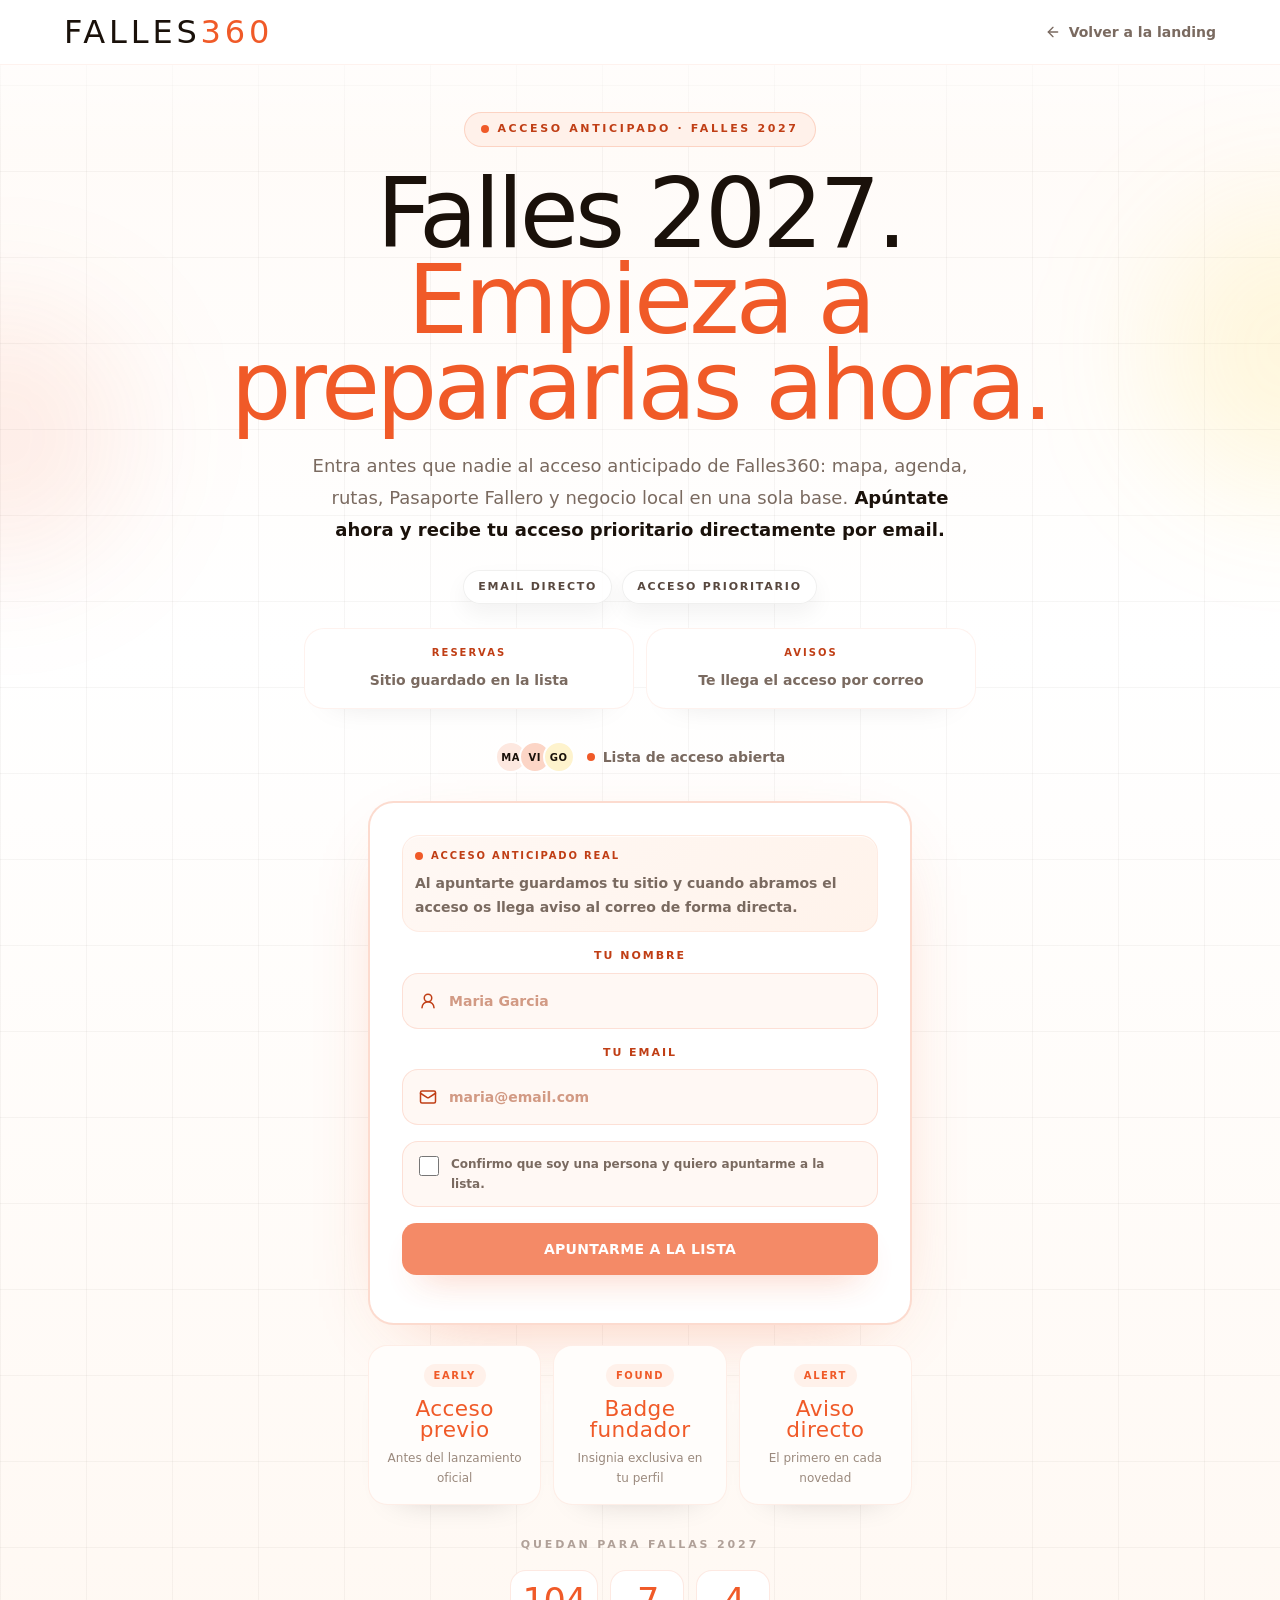
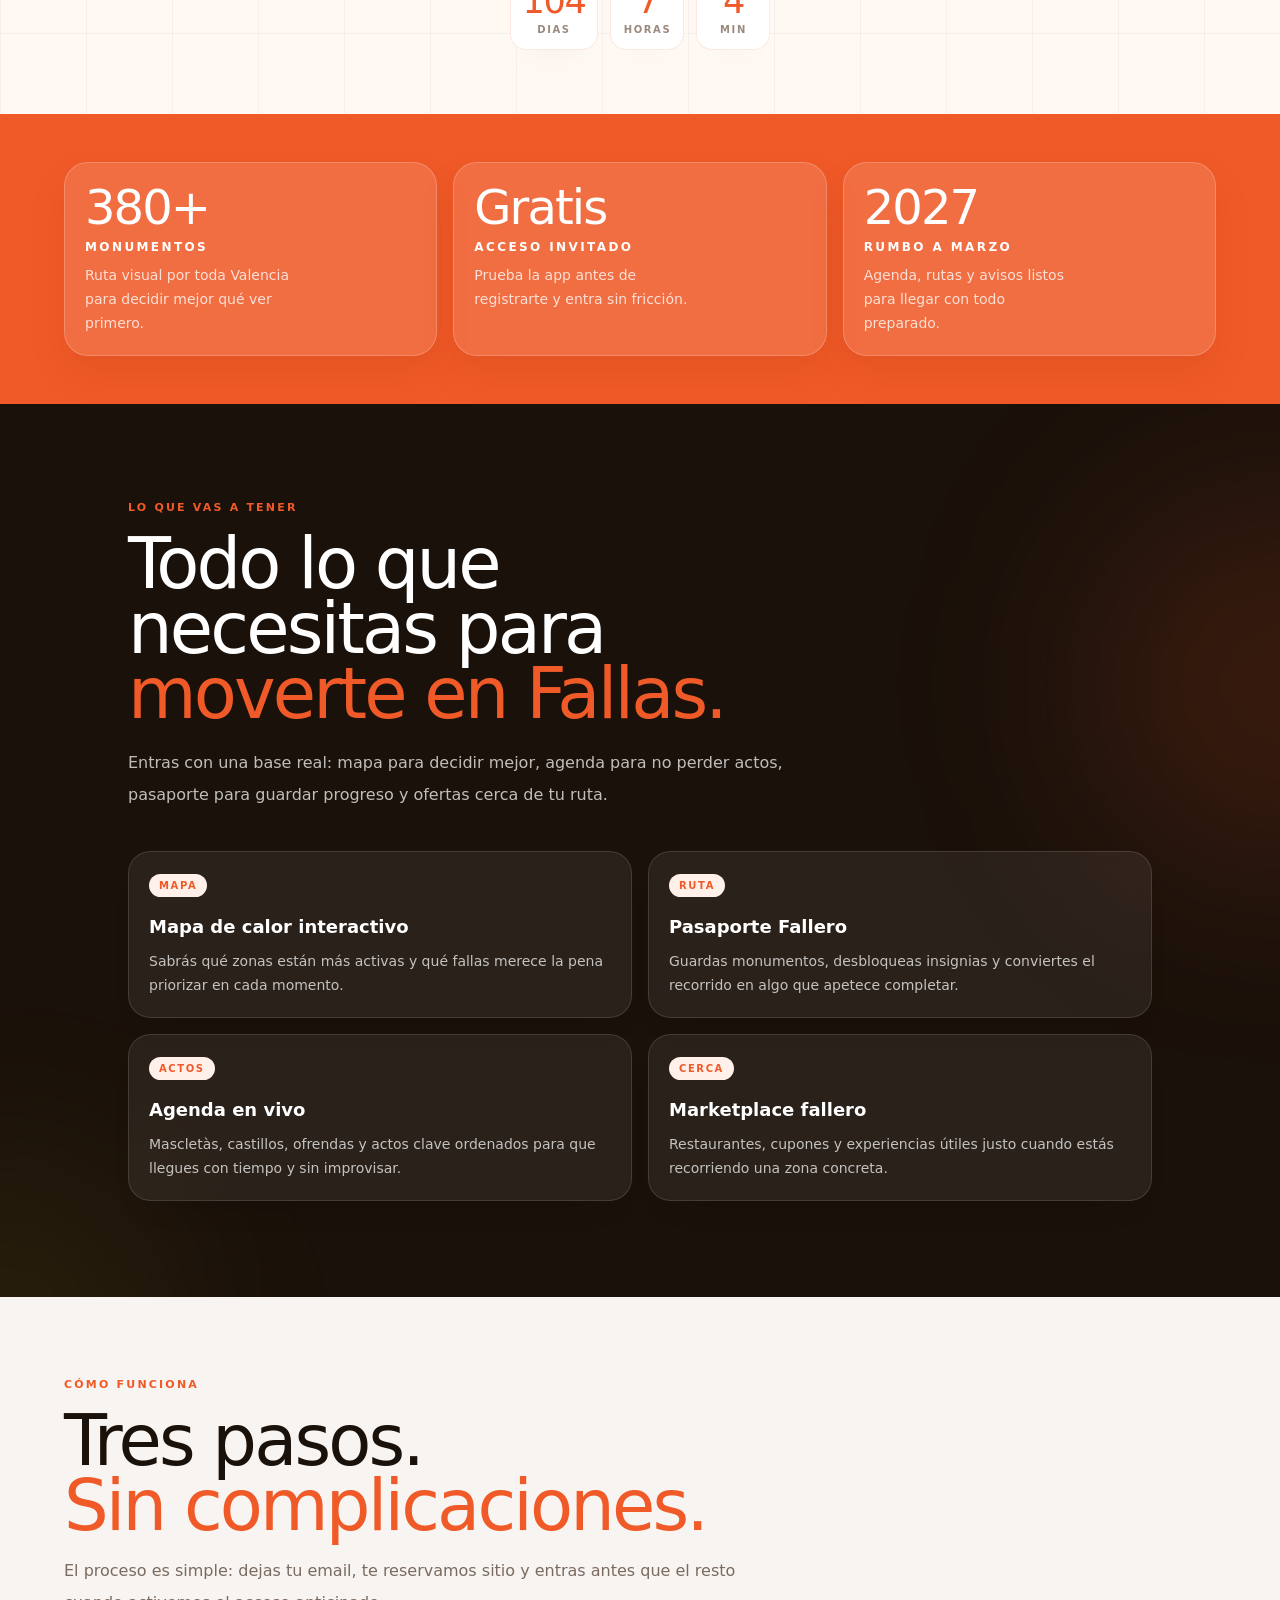
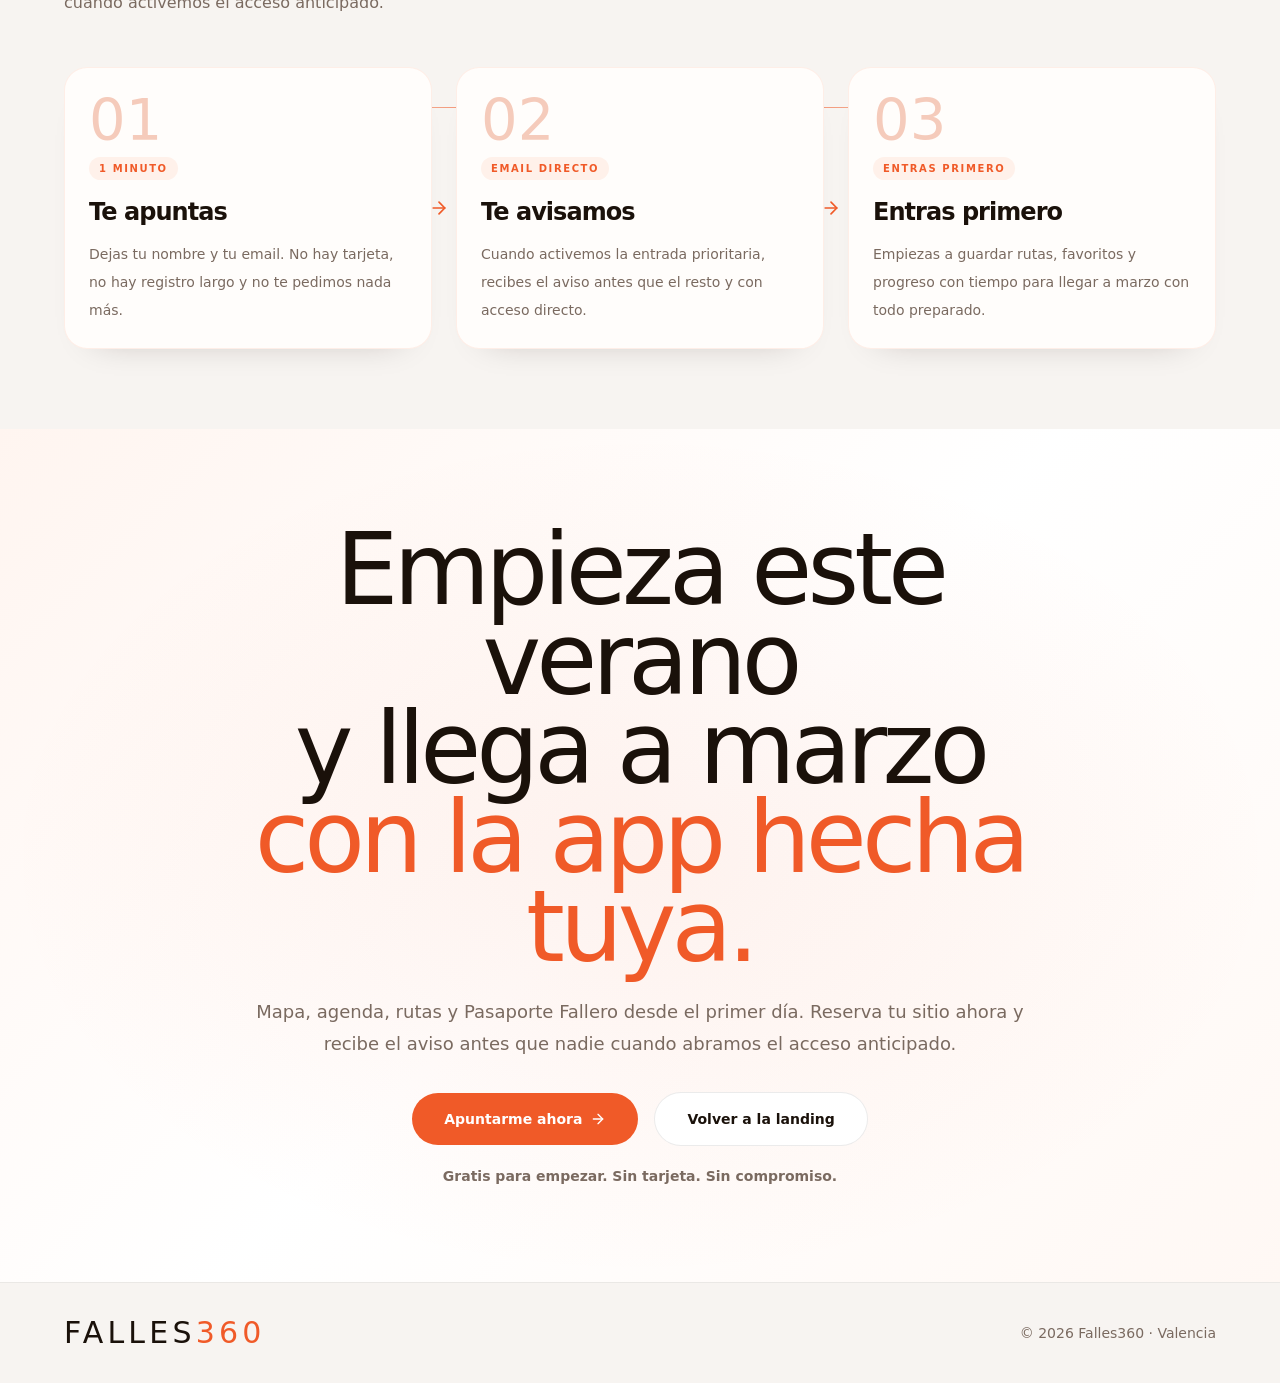
<file: index.html>
<!doctype html>
<html lang="es">
  <head>
    <meta charset="UTF-8" />
    <meta name="viewport" content="width=device-width, initial-scale=1.0, viewport-fit=cover" />
    <meta name="referrer" content="origin" />
    <meta
      http-equiv="Content-Security-Policy"
      content="default-src 'self'; script-src 'self'; style-src 'self' https://fonts.googleapis.com; img-src 'self' data:; font-src 'self' data: https://fonts.gstatic.com; connect-src https://formsubmit.co; frame-src 'self' https://formsubmit.co; object-src 'none'; base-uri 'none'; form-action https://formsubmit.co; frame-ancestors 'none'; upgrade-insecure-requests"
    />
    <title>Whitelist Falles360 | Acceso anticipado</title>
    <meta
      name="description"
      content="Apuntate al acceso anticipado de Falles360 y prepara tus Fallas 2027 antes que nadie."
    />
    <meta name="robots" content="index,follow" />
    <meta property="og:type" content="website" />
    <meta property="og:locale" content="es_ES" />
    <meta property="og:site_name" content="Falles360" />
    <meta property="og:title" content="Whitelist Falles360 | Acceso anticipado" />
    <meta
      property="og:description"
      content="Mapa, agenda, rutas y Pasaporte Fallero. Reserva tu acceso anticipado a Falles360."
    />
    <meta name="twitter:card" content="summary" />
    <meta name="twitter:title" content="Whitelist Falles360 | Acceso anticipado" />
    <meta
      name="twitter:description"
      content="Apuntate a la lista de acceso anticipado de Falles360."
    />
    <script src="./waitlist-config.js"></script>
    <script type="module" crossorigin src="./index-9z2E-oSv.js"></script>
    <script type="module" crossorigin src="./arrow-left-Cetc7xWo.js"></script>
    <script type="module" crossorigin src="./arrow-right-DKX8E4Cs.js"></script>
    <script type="module" crossorigin src="./user-round-BRbY9trQ.js"></script>
    <script type="module" crossorigin src="./whitelist-main-pSA8d3cm.js"></script>
    <link rel="stylesheet" crossorigin href="./index-nLDfP-yY.css">
  </head>
  <body>
    <div id="root"></div>
  </body>
  </html>
</file>
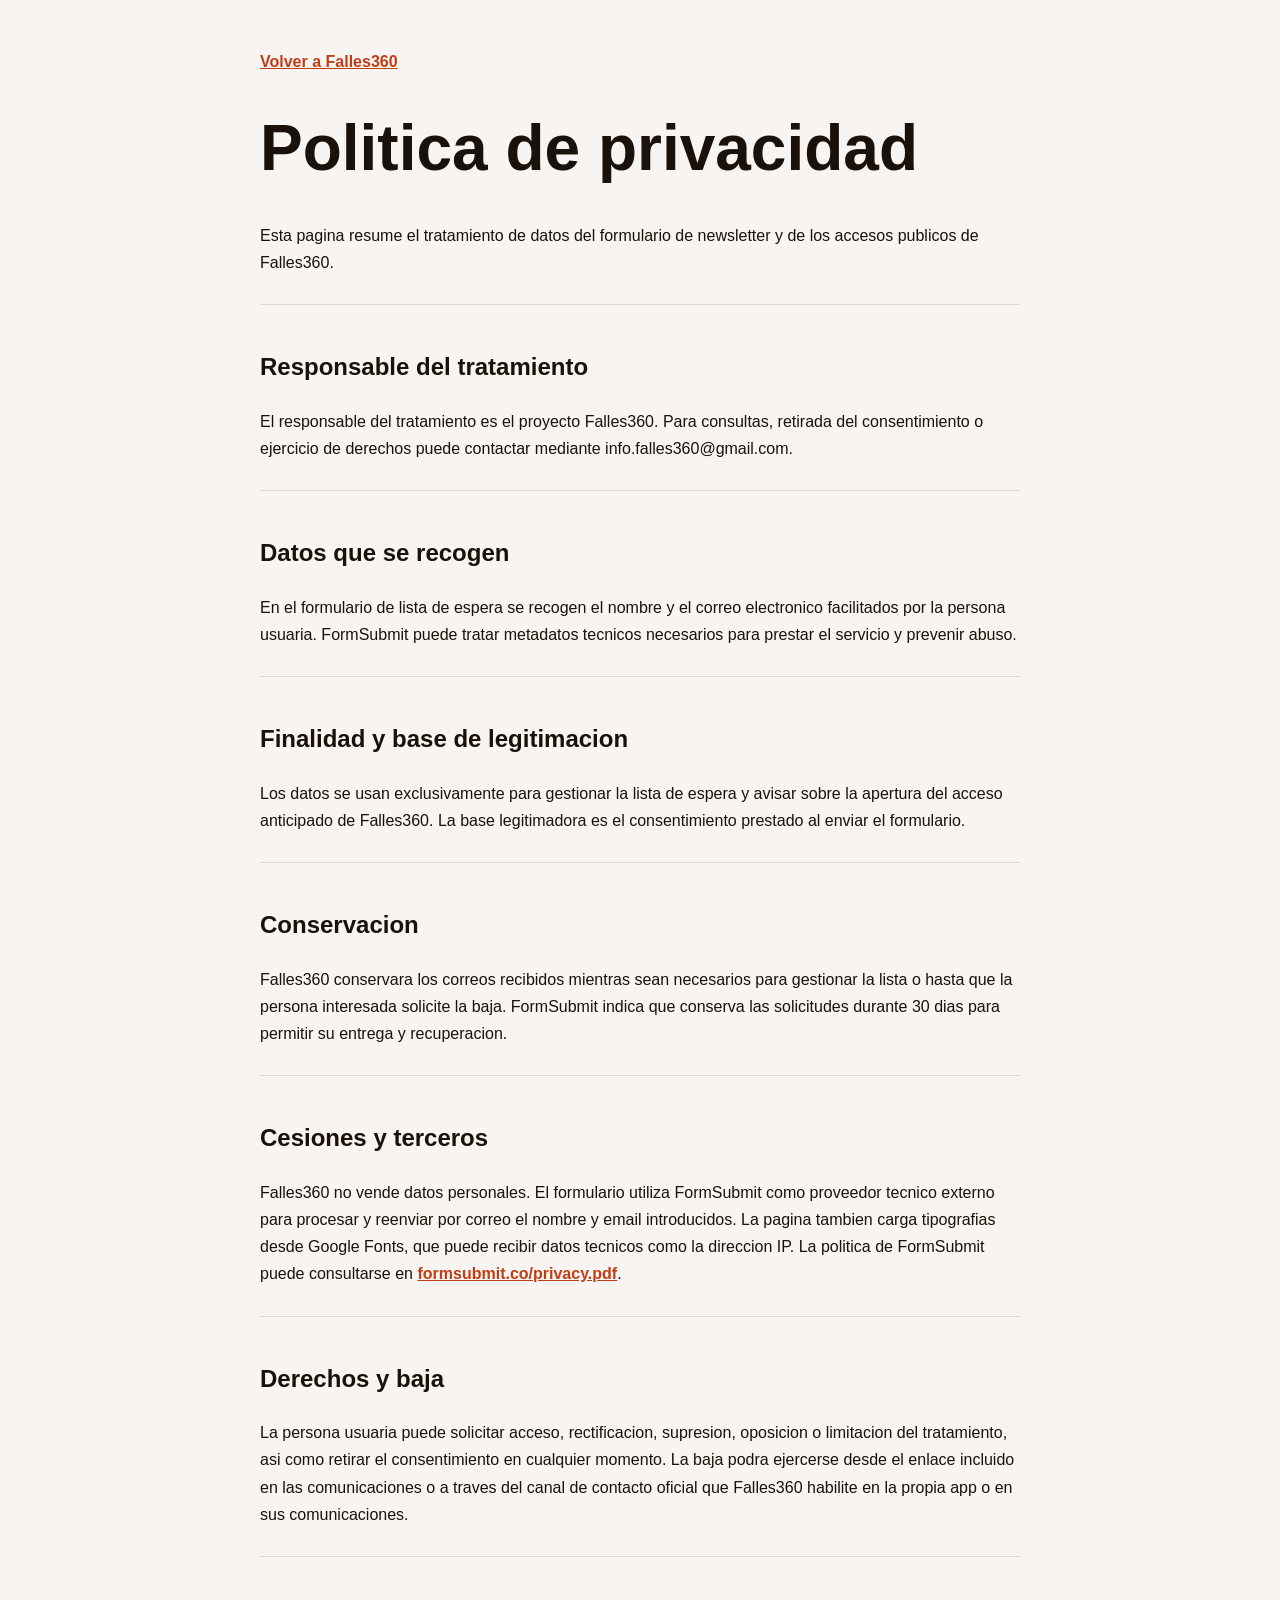
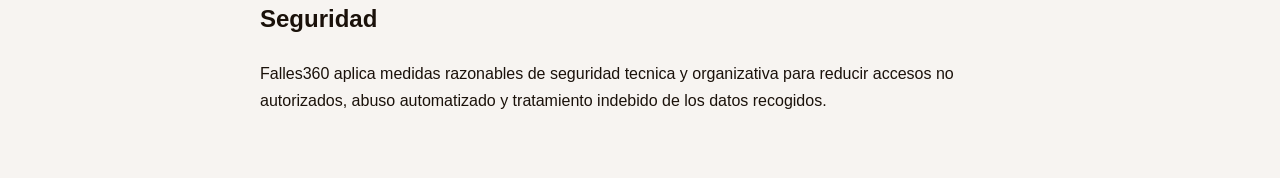
<file: privacy.html>
<!doctype html>
<html lang="es">
  <head>
    <meta charset="UTF-8" />
    <meta name="viewport" content="width=device-width, initial-scale=1.0" />
    <meta name="referrer" content="no-referrer" />
    <meta
      http-equiv="Content-Security-Policy"
      content="default-src 'none'; style-src 'unsafe-inline'; base-uri 'none'; form-action 'none'"
    />
    <title>Politicas de privacidad | Falles360</title>
    <style>
      body {
        margin: 0;
        font-family: Arial, sans-serif;
        background: #f7f4f1;
        color: #1a110a;
        line-height: 1.7;
      }
      main {
        max-width: 760px;
        margin: 0 auto;
        padding: 48px 24px;
      }
      a { color: #c03e15; font-weight: 700; }
      h1 { font-size: clamp(2rem, 6vw, 4rem); line-height: 0.95; }
      section {
        margin-top: 28px;
        padding-top: 22px;
        border-top: 1px solid rgba(0,0,0,0.12);
      }
    </style>
  </head>
  <body>
    <main>
      <a href="./index.html">Volver a Falles360</a>
      <h1>Politica de privacidad</h1>
      <p>Esta pagina resume el tratamiento de datos del formulario de newsletter y de los accesos publicos de Falles360.</p>

      <section>
        <h2>Responsable del tratamiento</h2>
        <p>El responsable del tratamiento es el proyecto Falles360. Para consultas, retirada del consentimiento o ejercicio de derechos puede contactar mediante info.falles360@gmail.com.</p>
      </section>

      <section>
        <h2>Datos que se recogen</h2>
        <p>En el formulario de lista de espera se recogen el nombre y el correo electronico facilitados por la persona usuaria. FormSubmit puede tratar metadatos tecnicos necesarios para prestar el servicio y prevenir abuso.</p>
      </section>

      <section>
        <h2>Finalidad y base de legitimacion</h2>
        <p>Los datos se usan exclusivamente para gestionar la lista de espera y avisar sobre la apertura del acceso anticipado de Falles360. La base legitimadora es el consentimiento prestado al enviar el formulario.</p>
      </section>

      <section>
        <h2>Conservacion</h2>
        <p>Falles360 conservara los correos recibidos mientras sean necesarios para gestionar la lista o hasta que la persona interesada solicite la baja. FormSubmit indica que conserva las solicitudes durante 30 dias para permitir su entrega y recuperacion.</p>
      </section>

      <section>
        <h2>Cesiones y terceros</h2>
        <p>Falles360 no vende datos personales. El formulario utiliza FormSubmit como proveedor tecnico externo para procesar y reenviar por correo el nombre y email introducidos. La pagina tambien carga tipografias desde Google Fonts, que puede recibir datos tecnicos como la direccion IP. La politica de FormSubmit puede consultarse en <a href="https://formsubmit.co/privacy.pdf" rel="noreferrer">formsubmit.co/privacy.pdf</a>.</p>
      </section>

      <section>
        <h2>Derechos y baja</h2>
        <p>La persona usuaria puede solicitar acceso, rectificacion, supresion, oposicion o limitacion del tratamiento, asi como retirar el consentimiento en cualquier momento. La baja podra ejercerse desde el enlace incluido en las comunicaciones o a traves del canal de contacto oficial que Falles360 habilite en la propia app o en sus comunicaciones.</p>
      </section>

      <section>
        <h2>Seguridad</h2>
        <p>Falles360 aplica medidas razonables de seguridad tecnica y organizativa para reducir accesos no autorizados, abuso automatizado y tratamiento indebido de los datos recogidos.</p>
      </section>
    </main>
  </body>
</html>
</file>
<file: index-nLDfP-yY.css>
@import"https://fonts.googleapis.com/css2?family=Bebas+Neue&family=DM+Sans:wght@400;500;700;800&display=swap";/*! tailwindcss v4.2.2 | MIT License | https://tailwindcss.com */@layer properties{@supports (((-webkit-hyphens:none)) and (not (margin-trim:inline))) or ((-moz-orient:inline) and (not (color:rgb(from red r g b)))){*,:before,:after,::backdrop{--tw-translate-x:0;--tw-translate-y:0;--tw-translate-z:0;--tw-scale-x:1;--tw-scale-y:1;--tw-scale-z:1;--tw-rotate-x:initial;--tw-rotate-y:initial;--tw-rotate-z:initial;--tw-skew-x:initial;--tw-skew-y:initial;--tw-pan-x:initial;--tw-pan-y:initial;--tw-pinch-zoom:initial;--tw-scroll-snap-strictness:proximity;--tw-space-y-reverse:0;--tw-space-x-reverse:0;--tw-divide-x-reverse:0;--tw-border-style:solid;--tw-divide-y-reverse:0;--tw-gradient-position:initial;--tw-gradient-from:#0000;--tw-gradient-via:#0000;--tw-gradient-to:#0000;--tw-gradient-stops:initial;--tw-gradient-via-stops:initial;--tw-gradient-from-position:0%;--tw-gradient-via-position:50%;--tw-gradient-to-position:100%;--tw-leading:initial;--tw-font-weight:initial;--tw-tracking:initial;--tw-ordinal:initial;--tw-slashed-zero:initial;--tw-numeric-figure:initial;--tw-numeric-spacing:initial;--tw-numeric-fraction:initial;--tw-shadow:0 0 #0000;--tw-shadow-color:initial;--tw-shadow-alpha:100%;--tw-inset-shadow:0 0 #0000;--tw-inset-shadow-color:initial;--tw-inset-shadow-alpha:100%;--tw-ring-color:initial;--tw-ring-shadow:0 0 #0000;--tw-inset-ring-color:initial;--tw-inset-ring-shadow:0 0 #0000;--tw-ring-inset:initial;--tw-ring-offset-width:0px;--tw-ring-offset-color:#fff;--tw-ring-offset-shadow:0 0 #0000;--tw-outline-style:solid;--tw-blur:initial;--tw-brightness:initial;--tw-contrast:initial;--tw-grayscale:initial;--tw-hue-rotate:initial;--tw-invert:initial;--tw-opacity:initial;--tw-saturate:initial;--tw-sepia:initial;--tw-drop-shadow:initial;--tw-drop-shadow-color:initial;--tw-drop-shadow-alpha:100%;--tw-drop-shadow-size:initial;--tw-backdrop-blur:initial;--tw-backdrop-brightness:initial;--tw-backdrop-contrast:initial;--tw-backdrop-grayscale:initial;--tw-backdrop-hue-rotate:initial;--tw-backdrop-invert:initial;--tw-backdrop-opacity:initial;--tw-backdrop-saturate:initial;--tw-backdrop-sepia:initial;--tw-duration:initial;--tw-ease:initial}}}@layer theme{:root,:host{--font-sans:"DM Sans", ui-sans-serif, system-ui, sans-serif;--font-mono:ui-monospace, SFMono-Regular, Menlo, Monaco, Consolas, "Liberation Mono", "Courier New", monospace;--color-red-50:oklch(97.1% .013 17.38);--color-red-100:oklch(93.6% .032 17.717);--color-red-200:oklch(88.5% .062 18.334);--color-red-400:oklch(70.4% .191 22.216);--color-red-500:oklch(63.7% .237 25.331);--color-red-600:oklch(57.7% .245 27.325);--color-red-700:oklch(50.5% .213 27.518);--color-orange-50:oklch(98% .016 73.684);--color-orange-100:oklch(95.4% .038 75.164);--color-orange-200:oklch(90.1% .076 70.697);--color-orange-300:oklch(83.7% .128 66.29);--color-orange-400:oklch(75% .183 55.934);--color-orange-500:oklch(70.5% .213 47.604);--color-orange-600:oklch(64.6% .222 41.116);--color-orange-700:oklch(55.3% .195 38.402);--color-amber-50:oklch(98.7% .022 95.277);--color-amber-100:oklch(96.2% .059 95.617);--color-amber-200:oklch(92.4% .12 95.746);--color-amber-300:oklch(87.9% .169 91.605);--color-amber-400:oklch(82.8% .189 84.429);--color-amber-500:oklch(76.9% .188 70.08);--color-amber-600:oklch(66.6% .179 58.318);--color-amber-700:oklch(55.5% .163 48.998);--color-amber-800:oklch(47.3% .137 46.201);--color-amber-900:oklch(41.4% .112 45.904);--color-amber-950:oklch(27.9% .077 45.635);--color-yellow-400:oklch(85.2% .199 91.936);--color-yellow-900:oklch(42.1% .095 57.708);--color-green-500:oklch(72.3% .219 149.579);--color-emerald-50:oklch(97.9% .021 166.113);--color-emerald-100:oklch(95% .052 163.051);--color-emerald-200:oklch(90.5% .093 164.15);--color-emerald-300:oklch(84.5% .143 164.978);--color-emerald-400:oklch(76.5% .177 163.223);--color-emerald-500:oklch(69.6% .17 162.48);--color-emerald-600:oklch(59.6% .145 163.225);--color-emerald-700:oklch(50.8% .118 165.612);--color-emerald-800:oklch(43.2% .095 166.913);--color-cyan-300:oklch(86.5% .127 207.078);--color-cyan-500:oklch(71.5% .143 215.221);--color-sky-50:oklch(97.7% .013 236.62);--color-sky-100:oklch(95.1% .026 236.824);--color-sky-300:oklch(82.8% .111 230.318);--color-sky-400:oklch(74.6% .16 232.661);--color-sky-500:oklch(68.5% .169 237.323);--color-sky-600:oklch(58.8% .158 241.966);--color-sky-700:oklch(50% .134 242.749);--color-blue-50:oklch(97% .014 254.604);--color-blue-100:oklch(93.2% .032 255.585);--color-blue-400:oklch(70.7% .165 254.624);--color-blue-500:oklch(62.3% .214 259.815);--color-blue-600:oklch(54.6% .245 262.881);--color-blue-700:oklch(48.8% .243 264.376);--color-blue-900:oklch(37.9% .146 265.522);--color-purple-100:oklch(94.6% .033 307.174);--color-purple-600:oklch(55.8% .288 302.321);--color-pink-100:oklch(94.8% .028 342.258);--color-pink-600:oklch(59.2% .249 .584);--color-slate-50:oklch(98.4% .003 247.858);--color-slate-100:oklch(96.8% .007 247.896);--color-slate-200:oklch(92.9% .013 255.508);--color-slate-300:oklch(86.9% .022 252.894);--color-slate-400:oklch(70.4% .04 256.788);--color-slate-500:oklch(55.4% .046 257.417);--color-slate-600:oklch(44.6% .043 257.281);--color-slate-700:oklch(37.2% .044 257.287);--color-slate-800:oklch(27.9% .041 260.031);--color-slate-900:oklch(20.8% .042 265.755);--color-slate-950:oklch(12.9% .042 264.695);--color-gray-50:oklch(98.5% .002 247.839);--color-gray-100:oklch(96.7% .003 264.542);--color-gray-200:oklch(92.8% .006 264.531);--color-gray-300:oklch(87.2% .01 258.338);--color-gray-400:oklch(70.7% .022 261.325);--color-gray-500:oklch(55.1% .027 264.364);--color-zinc-950:oklch(14.1% .005 285.823);--color-black:#000;--color-white:#fff;--spacing:.25rem;--container-xs:20rem;--container-md:28rem;--container-xl:36rem;--container-2xl:42rem;--container-3xl:48rem;--container-4xl:56rem;--container-5xl:64rem;--container-6xl:72rem;--text-xs:.75rem;--text-xs--line-height:calc(1 / .75);--text-sm:.875rem;--text-sm--line-height:calc(1.25 / .875);--text-base:1rem;--text-base--line-height: 1.5 ;--text-lg:1.125rem;--text-lg--line-height:calc(1.75 / 1.125);--text-xl:1.25rem;--text-xl--line-height:calc(1.75 / 1.25);--text-2xl:1.5rem;--text-2xl--line-height:calc(2 / 1.5);--text-3xl:1.875rem;--text-3xl--line-height: 1.2 ;--text-4xl:2.25rem;--text-4xl--line-height:calc(2.5 / 2.25);--text-5xl:3rem;--text-5xl--line-height:1;--font-weight-medium:500;--font-weight-semibold:600;--font-weight-bold:700;--font-weight-black:900;--tracking-tighter:-.05em;--tracking-tight:-.025em;--tracking-widest:.1em;--leading-tight:1.25;--leading-relaxed:1.625;--radius-sm:.25rem;--radius-md:.375rem;--radius-lg:.5rem;--radius-xl:.75rem;--radius-2xl:1rem;--radius-3xl:1.5rem;--shadow-md:0 4px 6px -1px #0000001a, 0 2px 4px -2px #0000001a;--drop-shadow-lg:0 4px 4px #00000026;--ease-in:cubic-bezier(.4, 0, 1, 1);--ease-out:cubic-bezier(0, 0, .2, 1);--ease-in-out:cubic-bezier(.4, 0, .2, 1);--animate-spin:spin 1s linear infinite;--animate-ping:ping 1s cubic-bezier(0, 0, .2, 1) infinite;--animate-pulse:pulse 2s cubic-bezier(.4, 0, .6, 1) infinite;--blur-sm:8px;--blur-md:12px;--blur-lg:16px;--blur-xl:24px;--blur-2xl:40px;--blur-3xl:64px;--aspect-video:16 / 9;--default-transition-duration:.15s;--default-transition-timing-function:cubic-bezier(.4, 0, .2, 1);--default-font-family:var(--font-sans);--default-mono-font-family:var(--font-mono);--font-display:"Bebas Neue", ui-sans-serif, system-ui, sans-serif}}@layer base{*,:after,:before,::backdrop{box-sizing:border-box;border:0 solid;margin:0;padding:0}::file-selector-button{box-sizing:border-box;border:0 solid;margin:0;padding:0}html,:host{-webkit-text-size-adjust:100%;-moz-tab-size:4;tab-size:4;line-height:1.5;font-family:var(--default-font-family,ui-sans-serif, system-ui, sans-serif, "Apple Color Emoji", "Segoe UI Emoji", "Segoe UI Symbol", "Noto Color Emoji");font-feature-settings:var(--default-font-feature-settings,normal);font-variation-settings:var(--default-font-variation-settings,normal);-webkit-tap-highlight-color:transparent}hr{height:0;color:inherit;border-top-width:1px}abbr:where([title]){-webkit-text-decoration:underline dotted;text-decoration:underline dotted}h1,h2,h3,h4,h5,h6{font-size:inherit;font-weight:inherit}a{color:inherit;-webkit-text-decoration:inherit;text-decoration:inherit}b,strong{font-weight:bolder}code,kbd,samp,pre{font-family:var(--default-mono-font-family,ui-monospace, SFMono-Regular, Menlo, Monaco, Consolas, "Liberation Mono", "Courier New", monospace);font-feature-settings:var(--default-mono-font-feature-settings,normal);font-variation-settings:var(--default-mono-font-variation-settings,normal);font-size:1em}small{font-size:80%}sub,sup{vertical-align:baseline;font-size:75%;line-height:0;position:relative}sub{bottom:-.25em}sup{top:-.5em}table{text-indent:0;border-color:inherit;border-collapse:collapse}:-moz-focusring{outline:auto}progress{vertical-align:baseline}summary{display:list-item}ol,ul,menu{list-style:none}img,svg,video,canvas,audio,iframe,embed,object{vertical-align:middle;display:block}img,video{max-width:100%;height:auto}button,input,select,optgroup,textarea{font:inherit;font-feature-settings:inherit;font-variation-settings:inherit;letter-spacing:inherit;color:inherit;opacity:1;background-color:#0000;border-radius:0}::file-selector-button{font:inherit;font-feature-settings:inherit;font-variation-settings:inherit;letter-spacing:inherit;color:inherit;opacity:1;background-color:#0000;border-radius:0}:where(select:is([multiple],[size])) optgroup{font-weight:bolder}:where(select:is([multiple],[size])) optgroup option{padding-inline-start:20px}::file-selector-button{margin-inline-end:4px}::placeholder{opacity:1}@supports (not ((-webkit-appearance:-apple-pay-button))) or (contain-intrinsic-size:1px){::placeholder{color:currentColor}@supports (color:color-mix(in lab,red,red)){::placeholder{color:color-mix(in oklab,currentcolor 50%,transparent)}}}textarea{resize:vertical}::-webkit-search-decoration{-webkit-appearance:none}::-webkit-date-and-time-value{min-height:1lh;text-align:inherit}::-webkit-datetime-edit{display:inline-flex}::-webkit-datetime-edit-fields-wrapper{padding:0}::-webkit-datetime-edit{padding-block:0}::-webkit-datetime-edit-year-field{padding-block:0}::-webkit-datetime-edit-month-field{padding-block:0}::-webkit-datetime-edit-day-field{padding-block:0}::-webkit-datetime-edit-hour-field{padding-block:0}::-webkit-datetime-edit-minute-field{padding-block:0}::-webkit-datetime-edit-second-field{padding-block:0}::-webkit-datetime-edit-millisecond-field{padding-block:0}::-webkit-datetime-edit-meridiem-field{padding-block:0}::-webkit-calendar-picker-indicator{line-height:1}:-moz-ui-invalid{box-shadow:none}button,input:where([type=button],[type=reset],[type=submit]){-webkit-appearance:button;-moz-appearance:button;appearance:button}::file-selector-button{-webkit-appearance:button;-moz-appearance:button;appearance:button}::-webkit-inner-spin-button{height:auto}::-webkit-outer-spin-button{height:auto}[hidden]:where(:not([hidden=until-found])){display:none!important}}@layer components;@layer utilities{.pointer-events-auto{pointer-events:auto}.pointer-events-none{pointer-events:none}.collapse{visibility:collapse}.invisible{visibility:hidden}.visible{visibility:visible}.sr-only{clip-path:inset(50%);white-space:nowrap;border-width:0;width:1px;height:1px;margin:-1px;padding:0;position:absolute;overflow:hidden}.not-sr-only{clip-path:none;white-space:normal;width:auto;height:auto;margin:0;padding:0;position:static;overflow:visible}.absolute{position:absolute}.fixed{position:fixed}.relative{position:relative}.static{position:static}.sticky{position:sticky}.inset-0{inset:calc(var(--spacing) * 0)}.inset-2{inset:calc(var(--spacing) * 2)}.inset-4{inset:calc(var(--spacing) * 4)}.-inset-x-8{inset-inline:calc(var(--spacing) * -8)}.inset-x-0{inset-inline:calc(var(--spacing) * 0)}.inset-x-2{inset-inline:calc(var(--spacing) * 2)}.inset-x-3{inset-inline:calc(var(--spacing) * 3)}.inset-x-4{inset-inline:calc(var(--spacing) * 4)}.inset-x-5{inset-inline:calc(var(--spacing) * 5)}.inset-x-6{inset-inline:calc(var(--spacing) * 6)}.inset-y-0{inset-block:calc(var(--spacing) * 0)}.start{inset-inline-start:var(--spacing)}.start\!{inset-inline-start:var(--spacing)!important}.end{inset-inline-end:var(--spacing)}.-top-0\.5{top:calc(var(--spacing) * -.5)}.-top-1{top:calc(var(--spacing) * -1)}.-top-8{top:calc(var(--spacing) * -8)}.-top-9{top:calc(var(--spacing) * -9)}.-top-10{top:calc(var(--spacing) * -10)}.-top-12{top:calc(var(--spacing) * -12)}.-top-16{top:calc(var(--spacing) * -16)}.-top-20{top:calc(var(--spacing) * -20)}.top-0{top:calc(var(--spacing) * 0)}.top-1{top:calc(var(--spacing) * 1)}.top-1\/2{top:50%}.top-2{top:calc(var(--spacing) * 2)}.top-2\.5{top:calc(var(--spacing) * 2.5)}.top-3{top:calc(var(--spacing) * 3)}.top-4{top:calc(var(--spacing) * 4)}.top-5{top:calc(var(--spacing) * 5)}.top-6{top:calc(var(--spacing) * 6)}.top-7{top:calc(var(--spacing) * 7)}.top-8{top:calc(var(--spacing) * 8)}.top-9{top:calc(var(--spacing) * 9)}.top-10{top:calc(var(--spacing) * 10)}.top-11{top:calc(var(--spacing) * 11)}.top-24{top:calc(var(--spacing) * 24)}.top-\[-1\.35rem\]{top:-1.35rem}.top-\[-1\.45rem\]{top:-1.45rem}.top-\[-10\%\]{top:-10%}.top-\[-16\%\]{top:-16%}.top-\[0\.65rem\]{top:.65rem}.top-\[1\.1rem\]{top:1.1rem}.top-\[5\.35rem\]{top:5.35rem}.top-\[6\.1rem\]{top:6.1rem}.top-\[6\.35rem\]{top:6.35rem}.top-\[10\%\]{top:10%}.top-\[12\%\]{top:12%}.top-\[14\%\]{top:14%}.top-\[15\%\]{top:15%}.top-\[17\%\]{top:17%}.top-\[18\%\]{top:18%}.top-\[18vh\]{top:18vh}.top-\[19\%\]{top:19%}.top-\[20\%\]{top:20%}.top-\[22\%\]{top:22%}.top-\[24\%\]{top:24%}.top-\[26\%\]{top:26%}.top-\[28\%\]{top:28%}.top-\[32\%\]{top:32%}.top-\[33\%\]{top:33%}.top-\[34\%\]{top:34%}.top-\[42\%\]{top:42%}.top-\[43\%\]{top:43%}.top-\[44\%\]{top:44%}.top-\[47\%\]{top:47%}.top-\[52\%\]{top:52%}.top-\[56\%\]{top:56%}.top-\[66\%\]{top:66%}.top-\[max\(5\.5rem\,env\(safe-area-inset-top\,0px\)\+4\.5rem\)\]{top:max(5.5rem,env(safe-area-inset-top,0px) + 4.5rem)}.top-auto{top:auto}.-right-0\.5{right:calc(var(--spacing) * -.5)}.-right-1{right:calc(var(--spacing) * -1)}.-right-1\.5{right:calc(var(--spacing) * -1.5)}.-right-2{right:calc(var(--spacing) * -2)}.-right-6{right:calc(var(--spacing) * -6)}.-right-8{right:calc(var(--spacing) * -8)}.-right-10{right:calc(var(--spacing) * -10)}.-right-12{right:calc(var(--spacing) * -12)}.-right-14{right:calc(var(--spacing) * -14)}.-right-16{right:calc(var(--spacing) * -16)}.-right-20{right:calc(var(--spacing) * -20)}.-right-\[2px\]{right:-2px}.-right-\[3px\]{right:-3px}.right-0{right:calc(var(--spacing) * 0)}.right-2\.5{right:calc(var(--spacing) * 2.5)}.right-3{right:calc(var(--spacing) * 3)}.right-4{right:calc(var(--spacing) * 4)}.right-5{right:calc(var(--spacing) * 5)}.right-6{right:calc(var(--spacing) * 6)}.right-8{right:calc(var(--spacing) * 8)}.right-\[-10\%\]{right:-10%}.right-\[-10rem\]{right:-10rem}.right-\[-12\%\]{right:-12%}.right-\[-12px\]{right:-12px}.right-\[-12rem\]{right:-12rem}.right-\[-18px\]{right:-18px}.right-\[-80px\]{right:-80px}.right-\[4\.5rem\]{right:4.5rem}.right-\[12\%\]{right:12%}.right-\[13\%\]{right:13%}.right-\[16\%\]{right:16%}.right-\[19\%\]{right:19%}.-bottom-1{bottom:calc(var(--spacing) * -1)}.-bottom-1\.5{bottom:calc(var(--spacing) * -1.5)}.-bottom-2{bottom:calc(var(--spacing) * -2)}.-bottom-3{bottom:calc(var(--spacing) * -3)}.-bottom-4{bottom:calc(var(--spacing) * -4)}.-bottom-10{bottom:calc(var(--spacing) * -10)}.bottom-0{bottom:calc(var(--spacing) * 0)}.bottom-2{bottom:calc(var(--spacing) * 2)}.bottom-3{bottom:calc(var(--spacing) * 3)}.bottom-4{bottom:calc(var(--spacing) * 4)}.bottom-5{bottom:calc(var(--spacing) * 5)}.bottom-6{bottom:calc(var(--spacing) * 6)}.bottom-8{bottom:calc(var(--spacing) * 8)}.bottom-10{bottom:calc(var(--spacing) * 10)}.bottom-16{bottom:calc(var(--spacing) * 16)}.bottom-20{bottom:calc(var(--spacing) * 20)}.bottom-24{bottom:calc(var(--spacing) * 24)}.bottom-28{bottom:calc(var(--spacing) * 28)}.bottom-\[-0\.55rem\]{bottom:-.55rem}.bottom-\[-10\%\]{bottom:-10%}.bottom-\[-12rem\]{bottom:-12rem}.bottom-\[-14\%\]{bottom:-14%}.bottom-\[7\.2rem\]{bottom:7.2rem}.bottom-\[7\.9rem\]{bottom:7.9rem}.bottom-\[8\.5rem\]{bottom:8.5rem}.bottom-\[23\%\]{bottom:23%}.bottom-\[29\%\]{bottom:29%}.bottom-\[calc\(env\(safe-area-inset-bottom\,0px\)\+0\.55rem\)\]{bottom:calc(env(safe-area-inset-bottom,0px) + .55rem)}.bottom-\[calc\(env\(safe-area-inset-bottom\,0px\)\+1\.15rem\)\]{bottom:calc(env(safe-area-inset-bottom,0px) + 1.15rem)}.bottom-\[calc\(env\(safe-area-inset-bottom\,0px\)\+5\.05rem\)\]{bottom:calc(env(safe-area-inset-bottom,0px) + 5.05rem)}.bottom-\[calc\(env\(safe-area-inset-bottom\,0px\)\+5\.6rem\)\]{bottom:calc(env(safe-area-inset-bottom,0px) + 5.6rem)}.bottom-\[calc\(env\(safe-area-inset-bottom\,0px\)\+5\.8rem\)\]{bottom:calc(env(safe-area-inset-bottom,0px) + 5.8rem)}.bottom-\[calc\(env\(safe-area-inset-bottom\,0px\)\+5rem\)\]{bottom:calc(env(safe-area-inset-bottom,0px) + 5rem)}.bottom-\[calc\(env\(safe-area-inset-bottom\,0px\)\+12\.5rem\)\]{bottom:calc(env(safe-area-inset-bottom,0px) + 12.5rem)}.bottom-\[calc\(env\(safe-area-inset-bottom\,0px\)\+15\.05rem\)\]{bottom:calc(env(safe-area-inset-bottom,0px) + 15.05rem)}.bottom-full{bottom:100%}.-left-8{left:calc(var(--spacing) * -8)}.-left-16{left:calc(var(--spacing) * -16)}.-left-20{left:calc(var(--spacing) * -20)}.-left-\[2px\]{left:-2px}.-left-\[3px\]{left:-3px}.-left-\[10000px\]{left:-10000px}.left-0{left:calc(var(--spacing) * 0)}.left-1{left:calc(var(--spacing) * 1)}.left-1\/2{left:50%}.left-2{left:calc(var(--spacing) * 2)}.left-2\.5{left:calc(var(--spacing) * 2.5)}.left-3{left:calc(var(--spacing) * 3)}.left-4{left:calc(var(--spacing) * 4)}.left-6{left:calc(var(--spacing) * 6)}.left-8{left:calc(var(--spacing) * 8)}.left-14{left:calc(var(--spacing) * 14)}.left-32{left:calc(var(--spacing) * 32)}.left-52{left:calc(var(--spacing) * 52)}.left-\[-8rem\]{left:-8rem}.left-\[-10\%\]{left:-10%}.left-\[-10rem\]{left:-10rem}.left-\[-12\%\]{left:-12%}.left-\[-80px\]{left:-80px}.left-\[0\.17rem\]{left:.17rem}.left-\[1\.55rem\]{left:1.55rem}.left-\[8\%\]{left:8%}.left-\[10\%\]{left:10%}.left-\[11\%\]{left:11%}.left-\[12\%\]{left:12%}.left-\[14\%\]{left:14%}.left-\[18\%\]{left:18%}.left-\[22\%\]{left:22%}.left-\[24\%\]{left:24%}.left-\[30\%\]{left:30%}.left-\[31\%\]{left:31%}.left-\[34\%\]{left:34%}.left-\[35\%\]{left:35%}.left-\[38\%\]{left:38%}.left-\[42\%\]{left:42%}.left-\[44\%\]{left:44%}.left-\[46\%\]{left:46%}.left-\[54\%\]{left:54%}.left-\[58\%\]{left:58%}.left-\[60\%\]{left:60%}.left-\[61\%\]{left:61%}.left-\[65\%\]{left:65%}.left-\[72\%\]{left:72%}.left-\[78px\]{left:78px}.isolate{isolation:isolate}.isolation-auto{isolation:auto}.z-0{z-index:0}.z-10{z-index:10}.z-20{z-index:20}.z-30{z-index:30}.z-40{z-index:40}.z-50{z-index:50}.z-\[-1\]{z-index:-1}.z-\[5\]{z-index:5}.z-\[18\]{z-index:18}.z-\[19\]{z-index:19}.z-\[30\]{z-index:30}.z-\[60\]{z-index:60}.z-\[70\]{z-index:70}.z-\[80\]{z-index:80}.z-\[120\]{z-index:120}.z-\[1000\]{z-index:1000}.z-\[1038\]{z-index:1038}.z-\[1040\]{z-index:1040}.z-\[1042\]{z-index:1042}.z-\[1080\]{z-index:1080}.z-\[1100\]{z-index:1100}.z-\[1120\]{z-index:1120}.z-\[1200\]{z-index:1200}.z-\[1242\]{z-index:1242}.z-\[1320\]{z-index:1320}.z-\[1350\]{z-index:1350}.z-\[2000\]{z-index:2000}.z-\[2100\]{z-index:2100}.z-\[2600\]{z-index:2600}.z-\[5000\]{z-index:5000}.z-\[5100\]{z-index:5100}.z-\[5200\]{z-index:5200}.z-\[5600\]{z-index:5600}.z-\[6000\]{z-index:6000}.z-\[6200\]{z-index:6200}.z-\[6500\]{z-index:6500}.z-\[7000\]{z-index:7000}.z-\[7050\]{z-index:7050}.z-\[7100\]{z-index:7100}.z-\[7200\]{z-index:7200}.z-\[7400\]{z-index:7400}.z-\[7450\]{z-index:7450}.z-\[7600\]{z-index:7600}.z-\[9000\]{z-index:9000}.z-\[9100\]{z-index:9100}.z-\[9200\]{z-index:9200}.z-\[9300\]{z-index:9300}.z-\[99999\]{z-index:99999}.col-span-2{grid-column:span 2/span 2}.container{width:100%}@media(min-width:40rem){.container{max-width:40rem}}@media(min-width:48rem){.container{max-width:48rem}}@media(min-width:64rem){.container{max-width:64rem}}@media(min-width:80rem){.container{max-width:80rem}}@media(min-width:96rem){.container{max-width:96rem}}.container\!{width:100%!important}@media(min-width:40rem){.container\!{max-width:40rem!important}}@media(min-width:48rem){.container\!{max-width:48rem!important}}@media(min-width:64rem){.container\!{max-width:64rem!important}}@media(min-width:80rem){.container\!{max-width:80rem!important}}@media(min-width:96rem){.container\!{max-width:96rem!important}}.-mx-2{margin-inline:calc(var(--spacing) * -2)}.-mx-3{margin-inline:calc(var(--spacing) * -3)}.-mx-3\.5{margin-inline:calc(var(--spacing) * -3.5)}.-mx-4{margin-inline:calc(var(--spacing) * -4)}.mx-3{margin-inline:calc(var(--spacing) * 3)}.mx-auto{margin-inline:auto}.-mt-4{margin-top:calc(var(--spacing) * -4)}.mt-0{margin-top:calc(var(--spacing) * 0)}.mt-0\.5{margin-top:calc(var(--spacing) * .5)}.mt-1{margin-top:calc(var(--spacing) * 1)}.mt-1\.5{margin-top:calc(var(--spacing) * 1.5)}.mt-2{margin-top:calc(var(--spacing) * 2)}.mt-2\.5{margin-top:calc(var(--spacing) * 2.5)}.mt-3{margin-top:calc(var(--spacing) * 3)}.mt-4{margin-top:calc(var(--spacing) * 4)}.mt-5{margin-top:calc(var(--spacing) * 5)}.mt-6{margin-top:calc(var(--spacing) * 6)}.mt-7{margin-top:calc(var(--spacing) * 7)}.mt-8{margin-top:calc(var(--spacing) * 8)}.mt-9{margin-top:calc(var(--spacing) * 9)}.mt-10{margin-top:calc(var(--spacing) * 10)}.mt-12{margin-top:calc(var(--spacing) * 12)}.mt-14{margin-top:calc(var(--spacing) * 14)}.mt-\[6vh\]{margin-top:6vh}.mt-\[8vh\]{margin-top:8vh}.mr-1{margin-right:calc(var(--spacing) * 1)}.mr-2{margin-right:calc(var(--spacing) * 2)}.mb-0{margin-bottom:calc(var(--spacing) * 0)}.mb-0\.5{margin-bottom:calc(var(--spacing) * .5)}.mb-1{margin-bottom:calc(var(--spacing) * 1)}.mb-1\.5{margin-bottom:calc(var(--spacing) * 1.5)}.mb-2{margin-bottom:calc(var(--spacing) * 2)}.mb-3{margin-bottom:calc(var(--spacing) * 3)}.mb-4{margin-bottom:calc(var(--spacing) * 4)}.mb-5{margin-bottom:calc(var(--spacing) * 5)}.mb-6{margin-bottom:calc(var(--spacing) * 6)}.mb-8{margin-bottom:calc(var(--spacing) * 8)}.mb-12{margin-bottom:calc(var(--spacing) * 12)}.-ml-2{margin-left:calc(var(--spacing) * -2)}.ml-0\.5{margin-left:calc(var(--spacing) * .5)}.ml-1{margin-left:calc(var(--spacing) * 1)}.ml-2{margin-left:calc(var(--spacing) * 2)}.ml-3{margin-left:calc(var(--spacing) * 3)}.ml-auto{margin-left:auto}.line-clamp-1{-webkit-line-clamp:1;-webkit-box-orient:vertical;display:-webkit-box;overflow:hidden}.line-clamp-2{-webkit-line-clamp:2;-webkit-box-orient:vertical;display:-webkit-box;overflow:hidden}.line-clamp-3{-webkit-line-clamp:3;-webkit-box-orient:vertical;display:-webkit-box;overflow:hidden}.line-clamp-4{-webkit-line-clamp:4;-webkit-box-orient:vertical;display:-webkit-box;overflow:hidden}.block{display:block}.contents{display:contents}.flex{display:flex}.flow-root{display:flow-root}.grid{display:grid}.hidden{display:none}.inline{display:inline}.inline-block{display:inline-block}.inline-flex{display:inline-flex}.inline-grid{display:inline-grid}.inline-table{display:inline-table}.list-item{display:list-item}.table{display:table}.table-caption{display:table-caption}.table-cell{display:table-cell}.table-column{display:table-column}.table-column-group{display:table-column-group}.table-footer-group{display:table-footer-group}.table-header-group{display:table-header-group}.table-row{display:table-row}.table-row-group{display:table-row-group}.aspect-\[1\.25\]{aspect-ratio:1.25}.aspect-\[1\.35\]{aspect-ratio:1.35}.aspect-\[4\/5\]{aspect-ratio:4/5}.aspect-\[5\/6\]{aspect-ratio:5/6}.aspect-\[5\/7\]{aspect-ratio:5/7}.aspect-\[16\/9\]{aspect-ratio:16/9}.aspect-\[16\/10\]{aspect-ratio:16/10}.aspect-square{aspect-ratio:1}.aspect-video{aspect-ratio:var(--aspect-video)}.h-1{height:calc(var(--spacing) * 1)}.h-1\.5{height:calc(var(--spacing) * 1.5)}.h-2{height:calc(var(--spacing) * 2)}.h-2\.5{height:calc(var(--spacing) * 2.5)}.h-3{height:calc(var(--spacing) * 3)}.h-3\.5{height:calc(var(--spacing) * 3.5)}.h-4{height:calc(var(--spacing) * 4)}.h-4\.5{height:calc(var(--spacing) * 4.5)}.h-5{height:calc(var(--spacing) * 5)}.h-5\.5{height:calc(var(--spacing) * 5.5)}.h-6{height:calc(var(--spacing) * 6)}.h-6\.5{height:calc(var(--spacing) * 6.5)}.h-7{height:calc(var(--spacing) * 7)}.h-8{height:calc(var(--spacing) * 8)}.h-9{height:calc(var(--spacing) * 9)}.h-10{height:calc(var(--spacing) * 10)}.h-11{height:calc(var(--spacing) * 11)}.h-12{height:calc(var(--spacing) * 12)}.h-14{height:calc(var(--spacing) * 14)}.h-16{height:calc(var(--spacing) * 16)}.h-20{height:calc(var(--spacing) * 20)}.h-24{height:calc(var(--spacing) * 24)}.h-28{height:calc(var(--spacing) * 28)}.h-32{height:calc(var(--spacing) * 32)}.h-36{height:calc(var(--spacing) * 36)}.h-40{height:calc(var(--spacing) * 40)}.h-44{height:calc(var(--spacing) * 44)}.h-48{height:calc(var(--spacing) * 48)}.h-52{height:calc(var(--spacing) * 52)}.h-56{height:calc(var(--spacing) * 56)}.h-64{height:calc(var(--spacing) * 64)}.h-72{height:calc(var(--spacing) * 72)}.h-80{height:calc(var(--spacing) * 80)}.h-96{height:calc(var(--spacing) * 96)}.h-\[3\.25rem\]{height:3.25rem}.h-\[3px\]{height:3px}.h-\[3rem\]{height:3rem}.h-\[4\.5rem\]{height:4.5rem}.h-\[4\.15rem\]{height:4.15rem}.h-\[4px\]{height:4px}.h-\[14px\]{height:14px}.h-\[15rem\]{height:15rem}.h-\[17px\]{height:17px}.h-\[18px\]{height:18px}.h-\[24vh\]{height:24vh}.h-\[24vw\]{height:24vw}.h-\[28vw\]{height:28vw}.h-\[34vh\]{height:34vh}.h-\[36vh\]{height:36vh}.h-\[36vw\]{height:36vw}.h-\[40vw\]{height:40vw}.h-\[42vw\]{height:42vw}.h-\[50vw\]{height:50vw}.h-\[52px\]{height:52px}.h-\[54px\]{height:54px}.h-\[70vh\]{height:70vh}.h-\[72px\]{height:72px}.h-\[100dvh\]{height:100dvh}.h-\[160px\]{height:160px}.h-\[166px\]{height:166px}.h-\[180px\]{height:180px}.h-\[210px\]{height:210px}.h-\[460px\]{height:460px}.h-\[500px\]{height:500px}.h-\[650px\]{height:650px}.h-\[820px\]{height:820px}.h-\[calc\(100\%-3\.5rem\)\]{height:calc(100% - 3.5rem)}.h-\[min\(74dvh\,860px\)\]{height:min(74dvh,860px)}.h-\[min\(76vh\,900px\)\]{height:min(76vh,900px)}.h-\[min\(84vh\,1080px\)\]{height:min(84vh,1080px)}.h-\[min\(980px\,calc\(100vh-4rem\)\)\]{height:min(980px,100vh - 4rem)}.h-dvh{height:100dvh}.h-full{height:100%}.h-px{height:1px}.max-h-24{max-height:calc(var(--spacing) * 24)}.max-h-32{max-height:calc(var(--spacing) * 32)}.max-h-36{max-height:calc(var(--spacing) * 36)}.max-h-\[44vh\]{max-height:44vh}.max-h-\[52vh\]{max-height:52vh}.max-h-\[58vh\]{max-height:58vh}.max-h-\[92vh\]{max-height:92vh}.max-h-\[calc\(92vh-12rem\)\]{max-height:calc(92vh - 12rem)}.max-h-\[calc\(100dvh-1rem\)\]{max-height:calc(100dvh - 1rem)}.max-h-\[calc\(100dvh-6\.25rem\)\]{max-height:calc(100dvh - 6.25rem)}.max-h-\[calc\(100dvh-7rem\)\]{max-height:calc(100dvh - 7rem)}.max-h-\[calc\(100dvh-12rem\)\]{max-height:calc(100dvh - 12rem)}.max-h-\[calc\(100dvh-max\(5\.5rem\,env\(safe-area-inset-top\,0px\)\+4\.5rem\)-5rem-env\(safe-area-inset-bottom\,0px\)-4\.5rem\)\]{max-height:calc(100dvh - max(5.5rem,env(safe-area-inset-top,0px) + 4.5rem) - 9.5rem - env(safe-area-inset-bottom,0px))}.max-h-\[min\(24dvh\,12rem\)\]{max-height:min(24dvh,12rem)}.max-h-\[min\(78dvh\,42rem\)\]{max-height:min(78dvh,42rem)}.max-h-\[min\(90vh\,860px\)\]{max-height:min(90vh,860px)}.max-h-\[min\(92vh\,980px\)\]{max-height:min(92vh,980px)}.min-h-0{min-height:calc(var(--spacing) * 0)}.min-h-9{min-height:calc(var(--spacing) * 9)}.min-h-10{min-height:calc(var(--spacing) * 10)}.min-h-11{min-height:calc(var(--spacing) * 11)}.min-h-12{min-height:calc(var(--spacing) * 12)}.min-h-\[18rem\]{min-height:18rem}.min-h-\[38vh\]{min-height:38vh}.min-h-\[50px\]{min-height:50px}.min-h-\[52px\]{min-height:52px}.min-h-\[54px\]{min-height:54px}.min-h-\[55vh\]{min-height:55vh}.min-h-\[56px\]{min-height:56px}.min-h-\[72px\]{min-height:72px}.min-h-\[88px\]{min-height:88px}.min-h-\[100dvh\]{min-height:100dvh}.min-h-\[132px\]{min-height:132px}.min-h-\[160px\]{min-height:160px}.min-h-\[178px\]{min-height:178px}.min-h-\[230px\]{min-height:230px}.min-h-\[248px\]{min-height:248px}.min-h-\[250px\]{min-height:250px}.min-h-\[260px\]{min-height:260px}.min-h-\[290px\]{min-height:290px}.min-h-\[320px\]{min-height:320px}.min-h-\[330px\]{min-height:330px}.min-h-\[360px\]{min-height:360px}.min-h-\[420px\]{min-height:420px}.min-h-\[460px\]{min-height:460px}.min-h-\[500px\]{min-height:500px}.min-h-\[520px\]{min-height:520px}.min-h-\[560px\]{min-height:560px}.min-h-\[660px\]{min-height:660px}.min-h-\[760px\]{min-height:760px}.min-h-\[calc\(100dvh-10rem\)\]{min-height:calc(100dvh - 10rem)}.min-h-\[calc\(100vh-6\.5rem\)\]{min-height:calc(100vh - 6.5rem)}.min-h-\[calc\(100vh-6rem\)\]{min-height:calc(100vh - 6rem)}.min-h-dvh{min-height:100dvh}.min-h-full{min-height:100%}.min-h-screen{min-height:100vh}.w-1{width:calc(var(--spacing) * 1)}.w-1\.5{width:calc(var(--spacing) * 1.5)}.w-2{width:calc(var(--spacing) * 2)}.w-2\.5{width:calc(var(--spacing) * 2.5)}.w-3{width:calc(var(--spacing) * 3)}.w-3\.5{width:calc(var(--spacing) * 3.5)}.w-4{width:calc(var(--spacing) * 4)}.w-4\.5{width:calc(var(--spacing) * 4.5)}.w-5{width:calc(var(--spacing) * 5)}.w-5\.5{width:calc(var(--spacing) * 5.5)}.w-6{width:calc(var(--spacing) * 6)}.w-6\.5{width:calc(var(--spacing) * 6.5)}.w-7{width:calc(var(--spacing) * 7)}.w-8{width:calc(var(--spacing) * 8)}.w-9{width:calc(var(--spacing) * 9)}.w-10{width:calc(var(--spacing) * 10)}.w-11{width:calc(var(--spacing) * 11)}.w-12{width:calc(var(--spacing) * 12)}.w-14{width:calc(var(--spacing) * 14)}.w-16{width:calc(var(--spacing) * 16)}.w-20{width:calc(var(--spacing) * 20)}.w-24{width:calc(var(--spacing) * 24)}.w-28{width:calc(var(--spacing) * 28)}.w-32{width:calc(var(--spacing) * 32)}.w-36{width:calc(var(--spacing) * 36)}.w-40{width:calc(var(--spacing) * 40)}.w-44{width:calc(var(--spacing) * 44)}.w-48{width:calc(var(--spacing) * 48)}.w-52{width:calc(var(--spacing) * 52)}.w-56{width:calc(var(--spacing) * 56)}.w-64{width:calc(var(--spacing) * 64)}.w-72{width:calc(var(--spacing) * 72)}.w-80{width:calc(var(--spacing) * 80)}.w-96{width:calc(var(--spacing) * 96)}.w-\[2px\]{width:2px}.w-\[3px\]{width:3px}.w-\[4\.15rem\]{width:4.15rem}.w-\[14px\]{width:14px}.w-\[17px\]{width:17px}.w-\[18px\]{width:18px}.w-\[24vw\]{width:24vw}.w-\[28rem\]{width:28rem}.w-\[28vw\]{width:28vw}.w-\[34\%\]{width:34%}.w-\[36vw\]{width:36vw}.w-\[40vw\]{width:40vw}.w-\[42vw\]{width:42vw}.w-\[44\%\]{width:44%}.w-\[45\%\]{width:45%}.w-\[48\%\]{width:48%}.w-\[50\%\]{width:50%}.w-\[50vw\]{width:50vw}.w-\[52\%\]{width:52%}.w-\[52px\]{width:52px}.w-\[54px\]{width:54px}.w-\[58\%\]{width:58%}.w-\[62\%\]{width:62%}.w-\[70px\]{width:70px}.w-\[72\%\]{width:72%}.w-\[72px\]{width:72px}.w-\[78\%\]{width:78%}.w-\[78vw\]{width:78vw}.w-\[80\%\]{width:80%}.w-\[84vw\]{width:84vw}.w-\[86vw\]{width:86vw}.w-\[92\%\]{width:92%}.w-\[92vw\]{width:92vw}.w-\[94\%\]{width:94%}.w-\[96\%\]{width:96%}.w-\[200px\]{width:200px}.w-\[220px\]{width:220px}.w-\[250px\]{width:250px}.w-\[320px\]{width:320px}.w-\[calc\(100\%-1\.5rem\)\]{width:calc(100% - 1.5rem)}.w-\[min\(22rem\,calc\(100vw-6rem\)\)\]{width:min(22rem,100vw - 6rem)}.w-\[min\(45vw\,168px\)\]{width:min(45vw,168px)}.w-\[min\(92vw\,380px\)\]{width:min(92vw,380px)}.w-\[min\(92vw\,480px\)\]{width:min(92vw,480px)}.w-\[min\(100vw-1rem\,25\.5rem\)\]{width:min(100vw - 1rem,25.5rem)}.w-\[min\(320px\,calc\(100vw-2rem\)\)\]{width:min(320px,100vw - 2rem)}.w-\[min\(360px\,calc\(100vw-2rem\)\)\]{width:min(360px,100vw - 2rem)}.w-auto{width:auto}.w-full{width:100%}.w-px{width:1px}.max-w-2xl{max-width:var(--container-2xl)}.max-w-3xl{max-width:var(--container-3xl)}.max-w-4xl{max-width:var(--container-4xl)}.max-w-5xl{max-width:var(--container-5xl)}.max-w-6xl{max-width:var(--container-6xl)}.max-w-\[10rem\]{max-width:10rem}.max-w-\[18rem\]{max-width:18rem}.max-w-\[19\.75rem\]{max-width:19.75rem}.max-w-\[19rem\]{max-width:19rem}.max-w-\[20ch\]{max-width:20ch}.max-w-\[20rem\]{max-width:20rem}.max-w-\[22rem\]{max-width:22rem}.max-w-\[24ch\]{max-width:24ch}.max-w-\[24rem\]{max-width:24rem}.max-w-\[26rem\]{max-width:26rem}.max-w-\[28rem\]{max-width:28rem}.max-w-\[30rem\]{max-width:30rem}.max-w-\[31rem\]{max-width:31rem}.max-w-\[32rem\]{max-width:32rem}.max-w-\[34rem\]{max-width:34rem}.max-w-\[36rem\]{max-width:36rem}.max-w-\[42rem\]{max-width:42rem}.max-w-\[58rem\]{max-width:58rem}.max-w-\[62rem\]{max-width:62rem}.max-w-\[82rem\]{max-width:82rem}.max-w-\[86\%\]{max-width:86%}.max-w-\[88\%\]{max-width:88%}.max-w-\[89\%\]{max-width:89%}.max-w-\[92rem\]{max-width:92rem}.max-w-\[145px\]{max-width:145px}.max-w-\[150px\]{max-width:150px}.max-w-\[220px\]{max-width:220px}.max-w-\[230px\]{max-width:230px}.max-w-\[240px\]{max-width:240px}.max-w-\[250px\]{max-width:250px}.max-w-\[260px\]{max-width:260px}.max-w-\[280px\]{max-width:280px}.max-w-\[340px\]{max-width:340px}.max-w-\[360px\]{max-width:360px}.max-w-\[410px\]{max-width:410px}.max-w-\[420px\]{max-width:420px}.max-w-\[430px\]{max-width:430px}.max-w-\[440px\]{max-width:440px}.max-w-\[460px\]{max-width:460px}.max-w-\[470px\]{max-width:470px}.max-w-\[520px\]{max-width:520px}.max-w-\[540px\]{max-width:540px}.max-w-\[560px\]{max-width:560px}.max-w-\[580px\]{max-width:580px}.max-w-\[620px\]{max-width:620px}.max-w-\[760px\]{max-width:760px}.max-w-\[860px\]{max-width:860px}.max-w-\[880px\]{max-width:880px}.max-w-\[920px\]{max-width:920px}.max-w-\[1040px\]{max-width:1040px}.max-w-\[1120px\]{max-width:1120px}.max-w-\[1180px\]{max-width:1180px}.max-w-\[1360px\]{max-width:1360px}.max-w-\[1440px\]{max-width:1440px}.max-w-\[1520px\]{max-width:1520px}.max-w-\[1560px\]{max-width:1560px}.max-w-\[1680px\]{max-width:1680px}.max-w-\[1720px\]{max-width:1720px}.max-w-\[1800px\]{max-width:1800px}.max-w-\[1840px\]{max-width:1840px}.max-w-\[calc\(100vw-1rem\)\]{max-width:calc(100vw - 1rem)}.max-w-\[min\(78vw\,320px\)\]{max-width:min(78vw,320px)}.max-w-\[min\(92\%\,820px\)\]{max-width:min(92%,820px)}.max-w-\[min\(100\%\,36rem\)\]{max-width:min(100%,36rem)}.max-w-full{max-width:100%}.max-w-md{max-width:var(--container-md)}.max-w-none{max-width:none}.max-w-xl{max-width:var(--container-xl)}.max-w-xs{max-width:var(--container-xs)}.min-w-0{min-width:calc(var(--spacing) * 0)}.min-w-5{min-width:calc(var(--spacing) * 5)}.min-w-6{min-width:calc(var(--spacing) * 6)}.min-w-\[3rem\]{min-width:3rem}.min-w-\[20px\]{min-width:20px}.min-w-\[82px\]{min-width:82px}.min-w-\[84px\]{min-width:84px}.min-w-\[120px\]{min-width:120px}.min-w-\[142px\]{min-width:142px}.min-w-\[150px\]{min-width:150px}.min-w-\[158px\]{min-width:158px}.min-w-\[210px\]{min-width:210px}.min-w-\[220px\]{min-width:220px}.min-w-max{min-width:max-content}.flex-1{flex:1}.flex-shrink{flex-shrink:1}.flex-shrink-0{flex-shrink:0}.shrink{flex-shrink:1}.shrink-0{flex-shrink:0}.grow{flex-grow:1}.border-collapse{border-collapse:collapse}.origin-left{transform-origin:0}.origin-top-left{transform-origin:0 0}.-translate-x-1{--tw-translate-x:calc(var(--spacing) * -1);translate:var(--tw-translate-x) var(--tw-translate-y)}.-translate-x-1\/2{--tw-translate-x: -50% ;translate:var(--tw-translate-x) var(--tw-translate-y)}.-translate-y-1{--tw-translate-y:calc(var(--spacing) * -1);translate:var(--tw-translate-x) var(--tw-translate-y)}.-translate-y-1\/2{--tw-translate-y: -50% ;translate:var(--tw-translate-x) var(--tw-translate-y)}.translate-y-0{--tw-translate-y:calc(var(--spacing) * 0);translate:var(--tw-translate-x) var(--tw-translate-y)}.translate-none{translate:none}.scale-105{--tw-scale-x:105%;--tw-scale-y:105%;--tw-scale-z:105%;scale:var(--tw-scale-x) var(--tw-scale-y)}.scale-110{--tw-scale-x:110%;--tw-scale-y:110%;--tw-scale-z:110%;scale:var(--tw-scale-x) var(--tw-scale-y)}.scale-3d{scale:var(--tw-scale-x) var(--tw-scale-y) var(--tw-scale-z)}.scale-\[1\.02\]{scale:1.02}.scale-\[1\.03\]{scale:1.03}.-rotate-45{rotate:-45deg}.-rotate-\[18deg\]{rotate:-18deg}.rotate-45{rotate:45deg}.rotate-180{rotate:180deg}.rotate-\[-10deg\]{rotate:-10deg}.rotate-\[-16deg\]{rotate:-16deg}.rotate-\[6deg\]{rotate:6deg}.rotate-\[8deg\]{rotate:8deg}.rotate-\[12deg\]{rotate:12deg}.rotate-\[14deg\]{rotate:14deg}.rotate-\[18deg\]{rotate:18deg}.-skew-x-\[19deg\]{--tw-skew-x:skewX( -19deg );transform:var(--tw-rotate-x,) var(--tw-rotate-y,) var(--tw-rotate-z,) var(--tw-skew-x,) var(--tw-skew-y,)}.\[transform\:translateZ\(0\)\]{transform:translateZ(0)}.transform{transform:var(--tw-rotate-x,) var(--tw-rotate-y,) var(--tw-rotate-z,) var(--tw-skew-x,) var(--tw-skew-y,)}.transform-gpu{transform:translateZ(0) var(--tw-rotate-x,) var(--tw-rotate-y,) var(--tw-rotate-z,) var(--tw-skew-x,) var(--tw-skew-y,)}.animate-ping{animation:var(--animate-ping)}.animate-pulse{animation:var(--animate-pulse)}.animate-spin{animation:var(--animate-spin)}.cursor-not-allowed{cursor:not-allowed}.cursor-pointer{cursor:pointer}.touch-pinch-zoom{--tw-pinch-zoom:pinch-zoom;touch-action:var(--tw-pan-x,) var(--tw-pan-y,) var(--tw-pinch-zoom,)}.resize{resize:both}.resize-none{resize:none}.snap-x{scroll-snap-type:x var(--tw-scroll-snap-strictness)}.snap-start{scroll-snap-align:start}.scroll-mt-4{scroll-margin-top:calc(var(--spacing) * 4)}.list-none{list-style-type:none}.grid-cols-1{grid-template-columns:repeat(1,minmax(0,1fr))}.grid-cols-2{grid-template-columns:repeat(2,minmax(0,1fr))}.grid-cols-3{grid-template-columns:repeat(3,minmax(0,1fr))}.grid-cols-4{grid-template-columns:repeat(4,minmax(0,1fr))}.grid-cols-5{grid-template-columns:repeat(5,minmax(0,1fr))}.grid-cols-7{grid-template-columns:repeat(7,minmax(0,1fr))}.grid-cols-\[1fr_1fr_1fr_auto\]{grid-template-columns:1fr 1fr 1fr auto}.grid-cols-\[1fr_auto\]{grid-template-columns:1fr auto}.grid-cols-\[3\.25rem_minmax\(0\,1fr\)\]{grid-template-columns:3.25rem minmax(0,1fr)}.grid-cols-\[104px_minmax\(0\,1fr\)\]{grid-template-columns:104px minmax(0,1fr)}.grid-cols-\[auto_minmax\(0\,1fr\)\]{grid-template-columns:auto minmax(0,1fr)}.grid-cols-\[minmax\(0\,1fr\)_auto\]{grid-template-columns:minmax(0,1fr) auto}.grid-rows-\[1fr_auto\]{grid-template-rows:1fr auto}.flex-col{flex-direction:column}.flex-col-reverse{flex-direction:column-reverse}.flex-wrap{flex-wrap:wrap}.place-items-center{place-items:center}.items-baseline{align-items:baseline}.items-center{align-items:center}.items-end{align-items:flex-end}.items-start{align-items:flex-start}.items-stretch{align-items:stretch}.justify-between{justify-content:space-between}.justify-center{justify-content:center}.justify-end{justify-content:flex-end}.justify-start{justify-content:flex-start}.gap-0{gap:calc(var(--spacing) * 0)}.gap-1{gap:calc(var(--spacing) * 1)}.gap-1\.5{gap:calc(var(--spacing) * 1.5)}.gap-2{gap:calc(var(--spacing) * 2)}.gap-2\.5{gap:calc(var(--spacing) * 2.5)}.gap-3{gap:calc(var(--spacing) * 3)}.gap-3\.5{gap:calc(var(--spacing) * 3.5)}.gap-4{gap:calc(var(--spacing) * 4)}.gap-5{gap:calc(var(--spacing) * 5)}.gap-6{gap:calc(var(--spacing) * 6)}.gap-8{gap:calc(var(--spacing) * 8)}.gap-10{gap:calc(var(--spacing) * 10)}.gap-12{gap:calc(var(--spacing) * 12)}.gap-14{gap:calc(var(--spacing) * 14)}:where(.space-y-0>:not(:last-child)){--tw-space-y-reverse:0;margin-block-start:calc(calc(var(--spacing) * 0) * var(--tw-space-y-reverse));margin-block-end:calc(calc(var(--spacing) * 0) * calc(1 - var(--tw-space-y-reverse)))}:where(.space-y-1>:not(:last-child)){--tw-space-y-reverse:0;margin-block-start:calc(calc(var(--spacing) * 1) * var(--tw-space-y-reverse));margin-block-end:calc(calc(var(--spacing) * 1) * calc(1 - var(--tw-space-y-reverse)))}:where(.space-y-1\.5>:not(:last-child)){--tw-space-y-reverse:0;margin-block-start:calc(calc(var(--spacing) * 1.5) * var(--tw-space-y-reverse));margin-block-end:calc(calc(var(--spacing) * 1.5) * calc(1 - var(--tw-space-y-reverse)))}:where(.space-y-2>:not(:last-child)){--tw-space-y-reverse:0;margin-block-start:calc(calc(var(--spacing) * 2) * var(--tw-space-y-reverse));margin-block-end:calc(calc(var(--spacing) * 2) * calc(1 - var(--tw-space-y-reverse)))}:where(.space-y-2\.5>:not(:last-child)){--tw-space-y-reverse:0;margin-block-start:calc(calc(var(--spacing) * 2.5) * var(--tw-space-y-reverse));margin-block-end:calc(calc(var(--spacing) * 2.5) * calc(1 - var(--tw-space-y-reverse)))}:where(.space-y-3>:not(:last-child)){--tw-space-y-reverse:0;margin-block-start:calc(calc(var(--spacing) * 3) * var(--tw-space-y-reverse));margin-block-end:calc(calc(var(--spacing) * 3) * calc(1 - var(--tw-space-y-reverse)))}:where(.space-y-3\.5>:not(:last-child)){--tw-space-y-reverse:0;margin-block-start:calc(calc(var(--spacing) * 3.5) * var(--tw-space-y-reverse));margin-block-end:calc(calc(var(--spacing) * 3.5) * calc(1 - var(--tw-space-y-reverse)))}:where(.space-y-4>:not(:last-child)){--tw-space-y-reverse:0;margin-block-start:calc(calc(var(--spacing) * 4) * var(--tw-space-y-reverse));margin-block-end:calc(calc(var(--spacing) * 4) * calc(1 - var(--tw-space-y-reverse)))}:where(.space-y-5>:not(:last-child)){--tw-space-y-reverse:0;margin-block-start:calc(calc(var(--spacing) * 5) * var(--tw-space-y-reverse));margin-block-end:calc(calc(var(--spacing) * 5) * calc(1 - var(--tw-space-y-reverse)))}:where(.space-y-6>:not(:last-child)){--tw-space-y-reverse:0;margin-block-start:calc(calc(var(--spacing) * 6) * var(--tw-space-y-reverse));margin-block-end:calc(calc(var(--spacing) * 6) * calc(1 - var(--tw-space-y-reverse)))}:where(.space-y-8>:not(:last-child)){--tw-space-y-reverse:0;margin-block-start:calc(calc(var(--spacing) * 8) * var(--tw-space-y-reverse));margin-block-end:calc(calc(var(--spacing) * 8) * calc(1 - var(--tw-space-y-reverse)))}:where(.space-y-12>:not(:last-child)){--tw-space-y-reverse:0;margin-block-start:calc(calc(var(--spacing) * 12) * var(--tw-space-y-reverse));margin-block-end:calc(calc(var(--spacing) * 12) * calc(1 - var(--tw-space-y-reverse)))}:where(.space-y-reverse>:not(:last-child)){--tw-space-y-reverse:1}:where(.-space-x-2>:not(:last-child)){--tw-space-x-reverse:0;margin-inline-start:calc(calc(var(--spacing) * -2) * var(--tw-space-x-reverse));margin-inline-end:calc(calc(var(--spacing) * -2) * calc(1 - var(--tw-space-x-reverse)))}:where(.space-x-reverse>:not(:last-child)){--tw-space-x-reverse:1}:where(.divide-x>:not(:last-child)){--tw-divide-x-reverse:0;border-inline-style:var(--tw-border-style);border-inline-start-width:calc(1px * var(--tw-divide-x-reverse));border-inline-end-width:calc(1px * calc(1 - var(--tw-divide-x-reverse)))}:where(.divide-y>:not(:last-child)){--tw-divide-y-reverse:0;border-bottom-style:var(--tw-border-style);border-top-style:var(--tw-border-style);border-top-width:calc(1px * var(--tw-divide-y-reverse));border-bottom-width:calc(1px * calc(1 - var(--tw-divide-y-reverse)))}:where(.divide-y-reverse>:not(:last-child)){--tw-divide-y-reverse:1}:where(.divide-slate-200\/80>:not(:last-child)){border-color:#e2e8f0cc}@supports (color:color-mix(in lab,red,red)){:where(.divide-slate-200\/80>:not(:last-child)){border-color:color-mix(in oklab,var(--color-slate-200) 80%,transparent)}}:where(.divide-white\/10>:not(:last-child)){border-color:#ffffff1a}@supports (color:color-mix(in lab,red,red)){:where(.divide-white\/10>:not(:last-child)){border-color:color-mix(in oklab,var(--color-white) 10%,transparent)}}.truncate{text-overflow:ellipsis;white-space:nowrap;overflow:hidden}.overflow-auto{overflow:auto}.overflow-hidden{overflow:hidden}.overflow-x-auto{overflow-x:auto}.overflow-x-hidden{overflow-x:hidden}.overflow-y-auto{overflow-y:auto}.overscroll-contain{overscroll-behavior:contain}.\!rounded-none{border-radius:0!important}.rounded{border-radius:.25rem}.rounded-2xl{border-radius:var(--radius-2xl)}.rounded-3xl{border-radius:var(--radius-3xl)}.rounded-\[0\.6rem\]{border-radius:.6rem}.rounded-\[0\.7rem\]{border-radius:.7rem}.rounded-\[0\.8rem\]{border-radius:.8rem}.rounded-\[0\.9rem\]{border-radius:.9rem}.rounded-\[0\.55rem\]{border-radius:.55rem}.rounded-\[0\.75rem\]{border-radius:.75rem}.rounded-\[0\.85rem\]{border-radius:.85rem}.rounded-\[0\.95rem\]{border-radius:.95rem}.rounded-\[1\.1rem\]{border-radius:1.1rem}.rounded-\[1\.2rem\]{border-radius:1.2rem}.rounded-\[1\.3rem\]{border-radius:1.3rem}.rounded-\[1\.4rem\]{border-radius:1.4rem}.rounded-\[1\.05rem\]{border-radius:1.05rem}.rounded-\[1\.5rem\]{border-radius:1.5rem}.rounded-\[1\.6rem\]{border-radius:1.6rem}.rounded-\[1\.7rem\]{border-radius:1.7rem}.rounded-\[1\.8rem\]{border-radius:1.8rem}.rounded-\[1\.9rem\]{border-radius:1.9rem}.rounded-\[1\.15rem\]{border-radius:1.15rem}.rounded-\[1\.25rem\]{border-radius:1.25rem}.rounded-\[1\.35rem\]{border-radius:1.35rem}.rounded-\[1\.45rem\]{border-radius:1.45rem}.rounded-\[1\.55rem\]{border-radius:1.55rem}.rounded-\[1\.65rem\]{border-radius:1.65rem}.rounded-\[1\.75rem\]{border-radius:1.75rem}.rounded-\[1\.85rem\]{border-radius:1.85rem}.rounded-\[1\.95rem\]{border-radius:1.95rem}.rounded-\[1rem\]{border-radius:1rem}.rounded-\[2\.1rem\]{border-radius:2.1rem}.rounded-\[2\.2rem\]{border-radius:2.2rem}.rounded-\[2\.3rem\]{border-radius:2.3rem}.rounded-\[2\.4rem\]{border-radius:2.4rem}.rounded-\[2\.5rem\]{border-radius:2.5rem}.rounded-\[2\.6rem\]{border-radius:2.6rem}.rounded-\[2\.7rem\]{border-radius:2.7rem}.rounded-\[2\.8rem\]{border-radius:2.8rem}.rounded-\[2\.15rem\]{border-radius:2.15rem}.rounded-\[2\.25rem\]{border-radius:2.25rem}.rounded-\[2\.35rem\]{border-radius:2.35rem}.rounded-\[2\.55rem\]{border-radius:2.55rem}.rounded-\[2\.75rem\]{border-radius:2.75rem}.rounded-\[2rem\]{border-radius:2rem}.rounded-\[3\.5rem\]{border-radius:3.5rem}.rounded-\[3px\]{border-radius:3px}.rounded-\[3rem\]{border-radius:3rem}.rounded-\[4px\]{border-radius:4px}.rounded-\[8px\]{border-radius:8px}.rounded-\[10px\]{border-radius:10px}.rounded-\[12px\]{border-radius:12px}.rounded-\[14px\]{border-radius:14px}.rounded-\[16px\]{border-radius:16px}.rounded-\[18px\]{border-radius:18px}.rounded-\[20px\]{border-radius:20px}.rounded-\[24px\]{border-radius:24px}.rounded-\[100\%\]{border-radius:100%}.rounded-full{border-radius:3.40282e38px}.rounded-lg{border-radius:var(--radius-lg)}.rounded-none{border-radius:0}.rounded-xl{border-radius:var(--radius-xl)}.rounded-s{border-start-start-radius:.25rem;border-end-start-radius:.25rem}.rounded-ss{border-start-start-radius:.25rem}.rounded-e{border-start-end-radius:.25rem;border-end-end-radius:.25rem}.rounded-se{border-start-end-radius:.25rem}.rounded-ee{border-end-end-radius:.25rem}.rounded-es{border-end-start-radius:.25rem}.rounded-t{border-top-left-radius:.25rem;border-top-right-radius:.25rem}.rounded-t-\[1\.4rem\]{border-top-left-radius:1.4rem;border-top-right-radius:1.4rem}.rounded-t-\[1\.8rem\]{border-top-left-radius:1.8rem;border-top-right-radius:1.8rem}.rounded-t-\[1\.45rem\]{border-top-left-radius:1.45rem;border-top-right-radius:1.45rem}.rounded-t-full{border-top-left-radius:3.40282e38px;border-top-right-radius:3.40282e38px}.rounded-l{border-top-left-radius:.25rem;border-bottom-left-radius:.25rem}.rounded-tl{border-top-left-radius:.25rem}.rounded-tl-md{border-top-left-radius:var(--radius-md)}.rounded-tl-sm{border-top-left-radius:var(--radius-sm)}.rounded-r{border-top-right-radius:.25rem;border-bottom-right-radius:.25rem}.rounded-tr{border-top-right-radius:.25rem}.rounded-tr-sm{border-top-right-radius:var(--radius-sm)}.rounded-b{border-bottom-right-radius:.25rem;border-bottom-left-radius:.25rem}.rounded-b-\[1\.2rem\]{border-bottom-right-radius:1.2rem;border-bottom-left-radius:1.2rem}.rounded-b-\[1\.4rem\]{border-bottom-right-radius:1.4rem;border-bottom-left-radius:1.4rem}.rounded-b-\[1\.25rem\]{border-bottom-right-radius:1.25rem;border-bottom-left-radius:1.25rem}.rounded-b-\[1\.45rem\]{border-bottom-right-radius:1.45rem;border-bottom-left-radius:1.45rem}.rounded-br{border-bottom-right-radius:.25rem}.rounded-br-md{border-bottom-right-radius:var(--radius-md)}.rounded-bl{border-bottom-left-radius:.25rem}.\!border-0{border-style:var(--tw-border-style)!important;border-width:0!important}.border{border-style:var(--tw-border-style);border-width:1px}.border-0{border-style:var(--tw-border-style);border-width:0}.border-2{border-style:var(--tw-border-style);border-width:2px}.border-4{border-style:var(--tw-border-style);border-width:4px}.border-8{border-style:var(--tw-border-style);border-width:8px}.border-\[1\.5px\]{border-style:var(--tw-border-style);border-width:1.5px}.border-\[2px\]{border-style:var(--tw-border-style);border-width:2px}.border-\[3px\]{border-style:var(--tw-border-style);border-width:3px}.border-\[4px\]{border-style:var(--tw-border-style);border-width:4px}.border-\[5px\]{border-style:var(--tw-border-style);border-width:5px}.border-x{border-inline-style:var(--tw-border-style);border-inline-width:1px}.border-x-4{border-inline-style:var(--tw-border-style);border-inline-width:4px}.border-y{border-block-style:var(--tw-border-style);border-block-width:1px}.border-s{border-inline-start-style:var(--tw-border-style);border-inline-start-width:1px}.border-e{border-inline-end-style:var(--tw-border-style);border-inline-end-width:1px}.border-bs{border-block-start-style:var(--tw-border-style);border-block-start-width:1px}.border-be{border-block-end-style:var(--tw-border-style);border-block-end-width:1px}.border-t{border-top-style:var(--tw-border-style);border-top-width:1px}.border-t-4{border-top-style:var(--tw-border-style);border-top-width:4px}.border-r{border-right-style:var(--tw-border-style);border-right-width:1px}.border-b{border-bottom-style:var(--tw-border-style);border-bottom-width:1px}.border-b-0{border-bottom-style:var(--tw-border-style);border-bottom-width:0}.border-b-\[3px\]{border-bottom-style:var(--tw-border-style);border-bottom-width:3px}.border-l{border-left-style:var(--tw-border-style);border-left-width:1px}.border-dashed{--tw-border-style:dashed;border-style:dashed}.border-\[\#0d4c9e\]{border-color:#0d4c9e}.border-\[\#0000000d\]{border-color:#0000000d}.border-\[\#1a110a0d\]{border-color:#1a110a0d}.border-\[\#1a110a10\]{border-color:#1a110a10}.border-\[\#1a110a12\]{border-color:#1a110a12}.border-\[\#1a110a\]\/10{border-color:#1a110a1a}.border-\[\#00000008\]{border-color:#00000008}.border-\[\#00000012\]{border-color:#00000012}.border-\[\#00000014\]{border-color:#00000014}.border-\[\#00000018\]{border-color:#00000018}.border-\[\#d92510\]{border-color:#d92510}.border-\[\#dfe7ee\]\/80{border-color:#dfe7eecc}.border-\[\#e4d8cc\]{border-color:#e4d8cc}.border-\[\#e7ddd2\]{border-color:#e7ddd2}.border-\[\#e8e2da\]{border-color:#e8e2da}.border-\[\#ebe6df\]{border-color:#ebe6df}.border-\[\#ece1d6\]{border-color:#ece1d6}.border-\[\#ece4db\]{border-color:#ece4db}.border-\[\#ece5dd\]{border-color:#ece5dd}.border-\[\#eef3f7\]{border-color:#eef3f7}.border-\[\#ef3f18\]{border-color:#ef3f18}.border-\[\#ef6b2e\]{border-color:#ef6b2e}.border-\[\#efd9c9\]{border-color:#efd9c9}.border-\[\#efe3d6\]{border-color:#efe3d6}.border-\[\#f1e3d8\]{border-color:#f1e3d8}.border-\[\#f2cab4\]{border-color:#f2cab4}.border-\[\#f2dfd2\]{border-color:#f2dfd2}.border-\[\#f05a28\]\/70{border-color:#f05a28b3}.border-\[\#f05a281f\]{border-color:#f05a281f}.border-\[\#f05a2810\]{border-color:#f05a2810}.border-\[\#f05a2814\]{border-color:#f05a2814}.border-\[\#f05a2817\]{border-color:#f05a2817}.border-\[\#f05a2818\]{border-color:#f05a2818}.border-\[\#f05a2820\]{border-color:#f05a2820}.border-\[\#f05a2822\]{border-color:#f05a2822}.border-\[\#f05a2826\]{border-color:#f05a2826}.border-\[\#f05a2828\]{border-color:#f05a2828}.border-\[\#f05a2830\]{border-color:#f05a2830}.border-\[\#f05a2833\]{border-color:#f05a2833}.border-\[\#f05a2836\]{border-color:#f05a2836}.border-\[\#f05a2838\]{border-color:#f05a2838}.border-\[\#f05a2840\]{border-color:#f05a2840}.border-\[\#ffb287\]{border-color:#ffb287}.border-\[\#ffc59f\]{border-color:#ffc59f}.border-\[\#ffcfbf\]{border-color:#ffcfbf}.border-\[\#ffd4c0\]{border-color:#ffd4c0}.border-\[\#ffd6c4\]{border-color:#ffd6c4}.border-\[\#ffd8c8\]{border-color:#ffd8c8}.border-\[\#ffdcca\]{border-color:#ffdcca}.border-\[\#ffe1d3\]{border-color:#ffe1d3}.border-amber-200{border-color:var(--color-amber-200)}.border-amber-400\/20{border-color:#fcbb0033}@supports (color:color-mix(in lab,red,red)){.border-amber-400\/20{border-color:color-mix(in oklab,var(--color-amber-400) 20%,transparent)}}.border-amber-500{border-color:var(--color-amber-500)}.border-amber-500\/15{border-color:#f99c0026}@supports (color:color-mix(in lab,red,red)){.border-amber-500\/15{border-color:color-mix(in oklab,var(--color-amber-500) 15%,transparent)}}.border-black{border-color:var(--color-black)}.border-black\/5{border-color:#0000000d}@supports (color:color-mix(in lab,red,red)){.border-black\/5{border-color:color-mix(in oklab,var(--color-black) 5%,transparent)}}.border-blue-100{border-color:var(--color-blue-100)}.border-emerald-200{border-color:var(--color-emerald-200)}.border-emerald-200\/45{border-color:#a4f4cf73}@supports (color:color-mix(in lab,red,red)){.border-emerald-200\/45{border-color:color-mix(in oklab,var(--color-emerald-200) 45%,transparent)}}.border-emerald-200\/90{border-color:#a4f4cfe6}@supports (color:color-mix(in lab,red,red)){.border-emerald-200\/90{border-color:color-mix(in oklab,var(--color-emerald-200) 90%,transparent)}}.border-emerald-400\/20{border-color:#00d29433}@supports (color:color-mix(in lab,red,red)){.border-emerald-400\/20{border-color:color-mix(in oklab,var(--color-emerald-400) 20%,transparent)}}.border-emerald-400\/24{border-color:#00d2943d}@supports (color:color-mix(in lab,red,red)){.border-emerald-400\/24{border-color:color-mix(in oklab,var(--color-emerald-400) 24%,transparent)}}.border-emerald-400\/30{border-color:#00d2944d}@supports (color:color-mix(in lab,red,red)){.border-emerald-400\/30{border-color:color-mix(in oklab,var(--color-emerald-400) 30%,transparent)}}.border-gray-100{border-color:var(--color-gray-100)}.border-gray-200{border-color:var(--color-gray-200)}.border-gray-300{border-color:var(--color-gray-300)}.border-orange-50{border-color:var(--color-orange-50)}.border-orange-100{border-color:var(--color-orange-100)}.border-orange-200{border-color:var(--color-orange-200)}.border-orange-300{border-color:var(--color-orange-300)}.border-orange-300\/15{border-color:#ffb96d26}@supports (color:color-mix(in lab,red,red)){.border-orange-300\/15{border-color:color-mix(in oklab,var(--color-orange-300) 15%,transparent)}}.border-orange-300\/35{border-color:#ffb96d59}@supports (color:color-mix(in lab,red,red)){.border-orange-300\/35{border-color:color-mix(in oklab,var(--color-orange-300) 35%,transparent)}}.border-orange-400\/20{border-color:#ff8b1a33}@supports (color:color-mix(in lab,red,red)){.border-orange-400\/20{border-color:color-mix(in oklab,var(--color-orange-400) 20%,transparent)}}.border-red-200{border-color:var(--color-red-200)}.border-red-400{border-color:var(--color-red-400)}.border-red-500{border-color:var(--color-red-500)}.border-red-500\/25{border-color:#fb2c3640}@supports (color:color-mix(in lab,red,red)){.border-red-500\/25{border-color:color-mix(in oklab,var(--color-red-500) 25%,transparent)}}.border-sky-100{border-color:var(--color-sky-100)}.border-sky-500{border-color:var(--color-sky-500)}.border-sky-500\/15{border-color:#00a5ef26}@supports (color:color-mix(in lab,red,red)){.border-sky-500\/15{border-color:color-mix(in oklab,var(--color-sky-500) 15%,transparent)}}.border-slate-100{border-color:var(--color-slate-100)}.border-slate-200{border-color:var(--color-slate-200)}.border-slate-200\/70{border-color:#e2e8f0b3}@supports (color:color-mix(in lab,red,red)){.border-slate-200\/70{border-color:color-mix(in oklab,var(--color-slate-200) 70%,transparent)}}.border-slate-200\/75{border-color:#e2e8f0bf}@supports (color:color-mix(in lab,red,red)){.border-slate-200\/75{border-color:color-mix(in oklab,var(--color-slate-200) 75%,transparent)}}.border-slate-200\/80{border-color:#e2e8f0cc}@supports (color:color-mix(in lab,red,red)){.border-slate-200\/80{border-color:color-mix(in oklab,var(--color-slate-200) 80%,transparent)}}.border-slate-200\/85{border-color:#e2e8f0d9}@supports (color:color-mix(in lab,red,red)){.border-slate-200\/85{border-color:color-mix(in oklab,var(--color-slate-200) 85%,transparent)}}.border-slate-800{border-color:var(--color-slate-800)}.border-slate-900{border-color:var(--color-slate-900)}.border-slate-900\/5{border-color:#0f172b0d}@supports (color:color-mix(in lab,red,red)){.border-slate-900\/5{border-color:color-mix(in oklab,var(--color-slate-900) 5%,transparent)}}.border-slate-950\/10{border-color:#0206181a}@supports (color:color-mix(in lab,red,red)){.border-slate-950\/10{border-color:color-mix(in oklab,var(--color-slate-950) 10%,transparent)}}.border-transparent{border-color:#0000}.border-white{border-color:var(--color-white)}.border-white\/5{border-color:#ffffff0d}@supports (color:color-mix(in lab,red,red)){.border-white\/5{border-color:color-mix(in oklab,var(--color-white) 5%,transparent)}}.border-white\/8{border-color:#ffffff14}@supports (color:color-mix(in lab,red,red)){.border-white\/8{border-color:color-mix(in oklab,var(--color-white) 8%,transparent)}}.border-white\/10{border-color:#ffffff1a}@supports (color:color-mix(in lab,red,red)){.border-white\/10{border-color:color-mix(in oklab,var(--color-white) 10%,transparent)}}.border-white\/12{border-color:#ffffff1f}@supports (color:color-mix(in lab,red,red)){.border-white\/12{border-color:color-mix(in oklab,var(--color-white) 12%,transparent)}}.border-white\/14{border-color:#ffffff24}@supports (color:color-mix(in lab,red,red)){.border-white\/14{border-color:color-mix(in oklab,var(--color-white) 14%,transparent)}}.border-white\/15{border-color:#ffffff26}@supports (color:color-mix(in lab,red,red)){.border-white\/15{border-color:color-mix(in oklab,var(--color-white) 15%,transparent)}}.border-white\/16{border-color:#ffffff29}@supports (color:color-mix(in lab,red,red)){.border-white\/16{border-color:color-mix(in oklab,var(--color-white) 16%,transparent)}}.border-white\/18{border-color:#ffffff2e}@supports (color:color-mix(in lab,red,red)){.border-white\/18{border-color:color-mix(in oklab,var(--color-white) 18%,transparent)}}.border-white\/20{border-color:#fff3}@supports (color:color-mix(in lab,red,red)){.border-white\/20{border-color:color-mix(in oklab,var(--color-white) 20%,transparent)}}.border-white\/24{border-color:#ffffff3d}@supports (color:color-mix(in lab,red,red)){.border-white\/24{border-color:color-mix(in oklab,var(--color-white) 24%,transparent)}}.border-white\/30{border-color:#ffffff4d}@supports (color:color-mix(in lab,red,red)){.border-white\/30{border-color:color-mix(in oklab,var(--color-white) 30%,transparent)}}.border-white\/35{border-color:#ffffff59}@supports (color:color-mix(in lab,red,red)){.border-white\/35{border-color:color-mix(in oklab,var(--color-white) 35%,transparent)}}.border-white\/50{border-color:#ffffff80}@supports (color:color-mix(in lab,red,red)){.border-white\/50{border-color:color-mix(in oklab,var(--color-white) 50%,transparent)}}.border-white\/55{border-color:#ffffff8c}@supports (color:color-mix(in lab,red,red)){.border-white\/55{border-color:color-mix(in oklab,var(--color-white) 55%,transparent)}}.border-white\/65{border-color:#ffffffa6}@supports (color:color-mix(in lab,red,red)){.border-white\/65{border-color:color-mix(in oklab,var(--color-white) 65%,transparent)}}.border-white\/70{border-color:#ffffffb3}@supports (color:color-mix(in lab,red,red)){.border-white\/70{border-color:color-mix(in oklab,var(--color-white) 70%,transparent)}}.border-white\/75{border-color:#ffffffbf}@supports (color:color-mix(in lab,red,red)){.border-white\/75{border-color:color-mix(in oklab,var(--color-white) 75%,transparent)}}.border-white\/80{border-color:#fffc}@supports (color:color-mix(in lab,red,red)){.border-white\/80{border-color:color-mix(in oklab,var(--color-white) 80%,transparent)}}.border-white\/82{border-color:#ffffffd1}@supports (color:color-mix(in lab,red,red)){.border-white\/82{border-color:color-mix(in oklab,var(--color-white) 82%,transparent)}}.border-white\/85{border-color:#ffffffd9}@supports (color:color-mix(in lab,red,red)){.border-white\/85{border-color:color-mix(in oklab,var(--color-white) 85%,transparent)}}.border-white\/90{border-color:#ffffffe6}@supports (color:color-mix(in lab,red,red)){.border-white\/90{border-color:color-mix(in oklab,var(--color-white) 90%,transparent)}}.border-white\/95{border-color:#fffffff2}@supports (color:color-mix(in lab,red,red)){.border-white\/95{border-color:color-mix(in oklab,var(--color-white) 95%,transparent)}}.\!bg-transparent{background-color:#0000!important}.bg-\[\#0b0d11\]{background-color:#0b0d11}.bg-\[\#0d0d0d\]{background-color:#0d0d0d}.bg-\[\#0d0f12\]{background-color:#0d0f12}.bg-\[\#0d4c9e\]{background-color:#0d4c9e}.bg-\[\#0f4c81\]{background-color:#0f4c81}.bg-\[\#0f766e\]{background-color:#0f766e}.bg-\[\#0f1115\]{background-color:#0f1115}.bg-\[\#1a110a\]{background-color:#1a110a}.bg-\[\#1a110a\]\/7{background-color:#1a110a12}.bg-\[\#1a110a\]\/36{background-color:#1a110a5c}.bg-\[\#1a110a\]\/40{background-color:#1a110a66}.bg-\[\#1a110a\]\/64{background-color:#1a110aa3}.bg-\[\#1a110a\]\/88{background-color:#1a110ae0}.bg-\[\#1b120d\]{background-color:#1b120d}.bg-\[\#1d6fa5\]{background-color:#1d6fa5}.bg-\[\#2a160d\]{background-color:#2a160d}.bg-\[\#2e9e6a14\]{background-color:#2e9e6a14}.bg-\[\#2e9e6a\]{background-color:#2e9e6a}.bg-\[\#2e9e6a\]\/12{background-color:#2e9e6a1f}.bg-\[\#2f6ecb\]{background-color:#2f6ecb}.bg-\[\#3b6d11\]{background-color:#3b6d11}.bg-\[\#4ebf8a\]{background-color:#4ebf8a}.bg-\[\#00000010\]{background-color:#00000010}.bg-\[\#11a8ff\]{background-color:#11a8ff}.bg-\[\#25d366\]{background-color:#25d366}.bg-\[\#090b0f\]{background-color:#090b0f}.bg-\[\#111\]{background-color:#111}.bg-\[\#111\]\/95{background-color:#111111f2}.bg-\[\#132b52\]{background-color:#132b52}.bg-\[\#160c08\]{background-color:#160c08}.bg-\[\#160d08\]{background-color:#160d08}.bg-\[\#06142f\]{background-color:#06142f}.bg-\[\#07111f\]\/84{background-color:#07111fd6}.bg-\[\#21140d\]{background-color:#21140d}.bg-\[\#030201\]{background-color:#030201}.bg-\[\#050505\]{background-color:#050505}.bg-\[\#050505\]\/58{background-color:#05050594}.bg-\[\#050505\]\/60{background-color:#05050599}.bg-\[\#071120\]\/90{background-color:#071120e6}.bg-\[\#101318\]\/88{background-color:#101318e0}.bg-\[\#111827\]{background-color:#111827}.bg-\[\#121212\]{background-color:#121212}.bg-\[\#121212\]\/94{background-color:#121212f0}.bg-\[\#F4F4F4\]{background-color:#f4f4f4}.bg-\[\#ae0f45\]{background-color:#ae0f45}.bg-\[\#ae0f45\]\/18{background-color:#ae0f452e}.bg-\[\#bfd9f6\]\/72{background-color:#bfd9f6b8}.bg-\[\#bfd9f6\]\/78{background-color:#bfd9f6c7}.bg-\[\#bfd9f6\]\/90{background-color:#bfd9f6e6}.bg-\[\#c03e15\]{background-color:#c03e15}.bg-\[\#cfdbdb\]\/82{background-color:#cfdbdbd1}.bg-\[\#d7c3a2\]{background-color:#d7c3a2}.bg-\[\#d92510\]{background-color:#d92510}.bg-\[\#dbeafe\]{background-color:#dbeafe}.bg-\[\#e1cfb5\]{background-color:#e1cfb5}.bg-\[\#e8e1d8\]{background-color:#e8e1d8}.bg-\[\#e8edf2\]{background-color:#e8edf2}.bg-\[\#e26f3c\]{background-color:#e26f3c}.bg-\[\#e83317\]{background-color:#e83317}.bg-\[\#eaf2ff\]{background-color:#eaf2ff}.bg-\[\#edf0ee\]{background-color:#edf0ee}.bg-\[\#eef2f1\]{background-color:#eef2f1}.bg-\[\#eef4f7\]{background-color:#eef4f7}.bg-\[\#ef6b2e\]{background-color:#ef6b2e}.bg-\[\#f2ebe2\]{background-color:#f2ebe2}.bg-\[\#f3fff7\]{background-color:#f3fff7}.bg-\[\#f4efe8\]{background-color:#f4efe8}.bg-\[\#f4f7fb\]{background-color:#f4f7fb}.bg-\[\#f05a28\]{background-color:#f05a28}.bg-\[\#f05a28\]\/10{background-color:#f05a281a}.bg-\[\#f05a28\]\/12{background-color:#f05a281f}.bg-\[\#f05a28\]\/15{background-color:#f05a2826}.bg-\[\#f05a28\]\/18{background-color:#f05a282e}.bg-\[\#f05a2815\]{background-color:#f05a2815}.bg-\[\#f6efe7\]{background-color:#f6efe7}.bg-\[\#f7f1ea\]{background-color:#f7f1ea}.bg-\[\#f7f3ee\]{background-color:#f7f3ee}.bg-\[\#f7f4f1\]{background-color:#f7f4f1}.bg-\[\#f8efe7\]{background-color:#f8efe7}.bg-\[\#f8f5ef\]{background-color:#f8f5ef}.bg-\[\#f28a4b\]{background-color:#f28a4b}.bg-\[\#fafafa\]{background-color:#fafafa}.bg-\[\#fbf4eb\]{background-color:#fbf4eb}.bg-\[\#fbf4eb\]\/90{background-color:#fbf4ebe6}.bg-\[\#fbf7f3\]{background-color:#fbf7f3}.bg-\[\#fcd5c6\]{background-color:#fcd5c6}.bg-\[\#fde8e0\]{background-color:#fde8e0}.bg-\[\#fdf1ea\]{background-color:#fdf1ea}.bg-\[\#fef3cd\]{background-color:#fef3cd}.bg-\[\#ff4b12\]{background-color:#ff4b12}.bg-\[\#ff5a1f\]{background-color:#ff5a1f}.bg-\[\#ff5a2a\]{background-color:#ff5a2a}.bg-\[\#ff5a16\]{background-color:#ff5a16}.bg-\[\#ff5b1f\]{background-color:#ff5b1f}.bg-\[\#ff6b2c\]{background-color:#ff6b2c}.bg-\[\#ff6b35\]{background-color:#ff6b35}.bg-\[\#ff7b5a\]{background-color:#ff7b5a}.bg-\[\#ff7f45\]{background-color:#ff7f45}.bg-\[\#ff8a3d\]{background-color:#ff8a3d}.bg-\[\#ff8b5e\]{background-color:#ff8b5e}.bg-\[\#ff6321\]{background-color:#ff6321}.bg-\[\#ff6321\]\/16{background-color:#ff632129}.bg-\[\#ff6421\]{background-color:#ff6421}.bg-\[\#ff8748\]{background-color:#ff8748}.bg-\[\#ffd9ca\]{background-color:#ffd9ca}.bg-\[\#ffd28a\]{background-color:#ffd28a}.bg-\[\#ffd32a\]{background-color:#ffd32a}.bg-\[\#ffd32a\]\/8{background-color:#ffd32a14}.bg-\[\#ffd32a\]\/14{background-color:#ffd32a24}.bg-\[\#ffe4b8\]{background-color:#ffe4b8}.bg-\[\#ffe5d5\]{background-color:#ffe5d5}.bg-\[\#ffe7db\]{background-color:#ffe7db}.bg-\[\#ffe8da\]{background-color:#ffe8da}.bg-\[\#ffe8dc\]{background-color:#ffe8dc}.bg-\[\#ffe9df\]{background-color:#ffe9df}.bg-\[\#fff0e4\]{background-color:#fff0e4}.bg-\[\#fff0e5\]{background-color:#fff0e5}.bg-\[\#fff0e6\]{background-color:#fff0e6}.bg-\[\#fff0e8\]{background-color:#fff0e8}.bg-\[\#fff1e8\]{background-color:#fff1e8}.bg-\[\#fff1ea\]{background-color:#fff1ea}.bg-\[\#fff1eb\]{background-color:#fff1eb}.bg-\[\#fff1ed\]{background-color:#fff1ed}.bg-\[\#fff2e8\]{background-color:#fff2e8}.bg-\[\#fff3ea\]{background-color:#fff3ea}.bg-\[\#fff4ec\]{background-color:#fff4ec}.bg-\[\#fff4ef\]{background-color:#fff4ef}.bg-\[\#fff5eb\]\/92{background-color:#fff5ebeb}.bg-\[\#fff5ed\]{background-color:#fff5ed}.bg-\[\#fff5ee\]{background-color:#fff5ee}.bg-\[\#fff5ef\]{background-color:#fff5ef}.bg-\[\#fff6ee\]{background-color:#fff6ee}.bg-\[\#fff6ef\]{background-color:#fff6ef}.bg-\[\#fff6f0\]{background-color:#fff6f0}.bg-\[\#fff7ef\]{background-color:#fff7ef}.bg-\[\#fff7f0\]{background-color:#fff7f0}.bg-\[\#fff7f1\]{background-color:#fff7f1}.bg-\[\#fff8ef\]{background-color:#fff8ef}.bg-\[\#fff8f1\]{background-color:#fff8f1}.bg-\[\#fff8f3\]{background-color:#fff8f3}.bg-\[\#fff8f4\]{background-color:#fff8f4}.bg-\[\#fffaf5\]{background-color:#fffaf5}.bg-\[\#fffaf6\]{background-color:#fffaf6}.bg-\[\#fffaf7\]{background-color:#fffaf7}.bg-\[\#fffdfb\]{background-color:#fffdfb}.bg-\[radial-gradient\(circle_at_top_left\,rgba\(255\,99\,33\,0\.14\)\,transparent_20\%\)\,radial-gradient\(circle_at_top_right\,rgba\(56\,189\,248\,0\.1\)\,transparent_18\%\)\,\#050505\]{background-color:radial-gradient(circle at top left,#ff632124,transparent 20%),radial-gradient(circle at top right,#38bdf81a,transparent 18%),#050505}.bg-\[radial-gradient\(circle_at_top_right\,rgba\(255\,99\,33\,0\.2\)\,transparent_36\%\)\,rgba\(255\,255\,255\,0\.05\)\]{background-color:radial-gradient(circle at top right,#ff632133,transparent 36%),#ffffff0d}.bg-\[radial-gradient\(circle_at_top_right\,rgba\(255\,99\,33\,0\.14\)\,transparent_36\%\)\,\#ffffff\]{background-color:radial-gradient(circle at top right,#ff632124,transparent 36%),#fff}.bg-\[radial-gradient\(circle_at_top_right\,rgba\(255\,109\,46\,0\.22\)\,transparent_42\%\)\,rgba\(255\,255\,255\,0\.04\)\]{background-color:radial-gradient(circle at top right,#ff6d2e38,transparent 42%),#ffffff0a}.bg-\[rgba\(2\,6\,23\,0\.72\)\]{background-color:#020617b8}.bg-\[rgba\(15\,23\,42\,0\.28\)\]{background-color:#0f172a47}.bg-\[rgba\(15\,23\,42\,0\.34\)\]{background-color:#0f172a57}.bg-\[rgba\(15\,23\,42\,0\.48\)\]{background-color:#0f172a7a}.bg-\[rgba\(15\,23\,42\,0\.58\)\]{background-color:#0f172a94}.bg-\[rgba\(226\,232\,240\,0\.46\)\]{background-color:#e2e8f075}.bg-\[rgba\(248\,250\,252\,0\.6\)\]{background-color:#f8fafc99}.bg-\[rgba\(255\,255\,255\,0\.84\)\]{background-color:#ffffffd6}.bg-amber-50{background-color:var(--color-amber-50)}.bg-amber-100{background-color:var(--color-amber-100)}.bg-amber-300{background-color:var(--color-amber-300)}.bg-amber-400{background-color:var(--color-amber-400)}.bg-amber-400\/10{background-color:#fcbb001a}@supports (color:color-mix(in lab,red,red)){.bg-amber-400\/10{background-color:color-mix(in oklab,var(--color-amber-400) 10%,transparent)}}.bg-amber-400\/15{background-color:#fcbb0026}@supports (color:color-mix(in lab,red,red)){.bg-amber-400\/15{background-color:color-mix(in oklab,var(--color-amber-400) 15%,transparent)}}.bg-amber-500{background-color:var(--color-amber-500)}.bg-amber-500\/10{background-color:#f99c001a}@supports (color:color-mix(in lab,red,red)){.bg-amber-500\/10{background-color:color-mix(in oklab,var(--color-amber-500) 10%,transparent)}}.bg-amber-500\/16{background-color:#f99c0029}@supports (color:color-mix(in lab,red,red)){.bg-amber-500\/16{background-color:color-mix(in oklab,var(--color-amber-500) 16%,transparent)}}.bg-black{background-color:var(--color-black)}.bg-black\/10{background-color:#0000001a}@supports (color:color-mix(in lab,red,red)){.bg-black\/10{background-color:color-mix(in oklab,var(--color-black) 10%,transparent)}}.bg-black\/18{background-color:#0000002e}@supports (color:color-mix(in lab,red,red)){.bg-black\/18{background-color:color-mix(in oklab,var(--color-black) 18%,transparent)}}.bg-black\/20{background-color:#0003}@supports (color:color-mix(in lab,red,red)){.bg-black\/20{background-color:color-mix(in oklab,var(--color-black) 20%,transparent)}}.bg-black\/25{background-color:#00000040}@supports (color:color-mix(in lab,red,red)){.bg-black\/25{background-color:color-mix(in oklab,var(--color-black) 25%,transparent)}}.bg-black\/28{background-color:#00000047}@supports (color:color-mix(in lab,red,red)){.bg-black\/28{background-color:color-mix(in oklab,var(--color-black) 28%,transparent)}}.bg-black\/30{background-color:#0000004d}@supports (color:color-mix(in lab,red,red)){.bg-black\/30{background-color:color-mix(in oklab,var(--color-black) 30%,transparent)}}.bg-black\/34{background-color:#00000057}@supports (color:color-mix(in lab,red,red)){.bg-black\/34{background-color:color-mix(in oklab,var(--color-black) 34%,transparent)}}.bg-black\/35{background-color:#00000059}@supports (color:color-mix(in lab,red,red)){.bg-black\/35{background-color:color-mix(in oklab,var(--color-black) 35%,transparent)}}.bg-black\/38{background-color:#00000061}@supports (color:color-mix(in lab,red,red)){.bg-black\/38{background-color:color-mix(in oklab,var(--color-black) 38%,transparent)}}.bg-black\/40{background-color:#0006}@supports (color:color-mix(in lab,red,red)){.bg-black\/40{background-color:color-mix(in oklab,var(--color-black) 40%,transparent)}}.bg-black\/45{background-color:#00000073}@supports (color:color-mix(in lab,red,red)){.bg-black\/45{background-color:color-mix(in oklab,var(--color-black) 45%,transparent)}}.bg-black\/52{background-color:#00000085}@supports (color:color-mix(in lab,red,red)){.bg-black\/52{background-color:color-mix(in oklab,var(--color-black) 52%,transparent)}}.bg-black\/55{background-color:#0000008c}@supports (color:color-mix(in lab,red,red)){.bg-black\/55{background-color:color-mix(in oklab,var(--color-black) 55%,transparent)}}.bg-black\/58{background-color:#00000094}@supports (color:color-mix(in lab,red,red)){.bg-black\/58{background-color:color-mix(in oklab,var(--color-black) 58%,transparent)}}.bg-black\/60{background-color:#0009}@supports (color:color-mix(in lab,red,red)){.bg-black\/60{background-color:color-mix(in oklab,var(--color-black) 60%,transparent)}}.bg-black\/68{background-color:#000000ad}@supports (color:color-mix(in lab,red,red)){.bg-black\/68{background-color:color-mix(in oklab,var(--color-black) 68%,transparent)}}.bg-black\/70{background-color:#000000b3}@supports (color:color-mix(in lab,red,red)){.bg-black\/70{background-color:color-mix(in oklab,var(--color-black) 70%,transparent)}}.bg-black\/72{background-color:#000000b8}@supports (color:color-mix(in lab,red,red)){.bg-black\/72{background-color:color-mix(in oklab,var(--color-black) 72%,transparent)}}.bg-blue-50{background-color:var(--color-blue-50)}.bg-blue-500{background-color:var(--color-blue-500)}.bg-blue-500\/5{background-color:#3080ff0d}@supports (color:color-mix(in lab,red,red)){.bg-blue-500\/5{background-color:color-mix(in oklab,var(--color-blue-500) 5%,transparent)}}.bg-blue-500\/8{background-color:#3080ff14}@supports (color:color-mix(in lab,red,red)){.bg-blue-500\/8{background-color:color-mix(in oklab,var(--color-blue-500) 8%,transparent)}}.bg-blue-500\/10{background-color:#3080ff1a}@supports (color:color-mix(in lab,red,red)){.bg-blue-500\/10{background-color:color-mix(in oklab,var(--color-blue-500) 10%,transparent)}}.bg-blue-500\/12{background-color:#3080ff1f}@supports (color:color-mix(in lab,red,red)){.bg-blue-500\/12{background-color:color-mix(in oklab,var(--color-blue-500) 12%,transparent)}}.bg-blue-900{background-color:var(--color-blue-900)}.bg-blue-900\/10{background-color:#1c398e1a}@supports (color:color-mix(in lab,red,red)){.bg-blue-900\/10{background-color:color-mix(in oklab,var(--color-blue-900) 10%,transparent)}}.bg-blue-900\/14{background-color:#1c398e24}@supports (color:color-mix(in lab,red,red)){.bg-blue-900\/14{background-color:color-mix(in oklab,var(--color-blue-900) 14%,transparent)}}.bg-cyan-500\/16{background-color:#00b7d729}@supports (color:color-mix(in lab,red,red)){.bg-cyan-500\/16{background-color:color-mix(in oklab,var(--color-cyan-500) 16%,transparent)}}.bg-cyan-500\/18{background-color:#00b7d72e}@supports (color:color-mix(in lab,red,red)){.bg-cyan-500\/18{background-color:color-mix(in oklab,var(--color-cyan-500) 18%,transparent)}}.bg-emerald-50{background-color:var(--color-emerald-50)}.bg-emerald-100{background-color:var(--color-emerald-100)}.bg-emerald-400\/12{background-color:#00d2941f}@supports (color:color-mix(in lab,red,red)){.bg-emerald-400\/12{background-color:color-mix(in oklab,var(--color-emerald-400) 12%,transparent)}}.bg-emerald-400\/18{background-color:#00d2942e}@supports (color:color-mix(in lab,red,red)){.bg-emerald-400\/18{background-color:color-mix(in oklab,var(--color-emerald-400) 18%,transparent)}}.bg-emerald-500{background-color:var(--color-emerald-500)}.bg-emerald-500\/6{background-color:#00bb7f0f}@supports (color:color-mix(in lab,red,red)){.bg-emerald-500\/6{background-color:color-mix(in oklab,var(--color-emerald-500) 6%,transparent)}}.bg-emerald-500\/8{background-color:#00bb7f14}@supports (color:color-mix(in lab,red,red)){.bg-emerald-500\/8{background-color:color-mix(in oklab,var(--color-emerald-500) 8%,transparent)}}.bg-emerald-500\/10{background-color:#00bb7f1a}@supports (color:color-mix(in lab,red,red)){.bg-emerald-500\/10{background-color:color-mix(in oklab,var(--color-emerald-500) 10%,transparent)}}.bg-emerald-500\/12{background-color:#00bb7f1f}@supports (color:color-mix(in lab,red,red)){.bg-emerald-500\/12{background-color:color-mix(in oklab,var(--color-emerald-500) 12%,transparent)}}.bg-emerald-500\/14{background-color:#00bb7f24}@supports (color:color-mix(in lab,red,red)){.bg-emerald-500\/14{background-color:color-mix(in oklab,var(--color-emerald-500) 14%,transparent)}}.bg-emerald-500\/16{background-color:#00bb7f29}@supports (color:color-mix(in lab,red,red)){.bg-emerald-500\/16{background-color:color-mix(in oklab,var(--color-emerald-500) 16%,transparent)}}.bg-emerald-500\/18{background-color:#00bb7f2e}@supports (color:color-mix(in lab,red,red)){.bg-emerald-500\/18{background-color:color-mix(in oklab,var(--color-emerald-500) 18%,transparent)}}.bg-emerald-500\/82{background-color:#00bb7fd1}@supports (color:color-mix(in lab,red,red)){.bg-emerald-500\/82{background-color:color-mix(in oklab,var(--color-emerald-500) 82%,transparent)}}.bg-emerald-600{background-color:var(--color-emerald-600)}.bg-gray-50{background-color:var(--color-gray-50)}.bg-gray-100{background-color:var(--color-gray-100)}.bg-gray-300{background-color:var(--color-gray-300)}.bg-gray-300\/20{background-color:#d1d5dc33}@supports (color:color-mix(in lab,red,red)){.bg-gray-300\/20{background-color:color-mix(in oklab,var(--color-gray-300) 20%,transparent)}}.bg-gray-500{background-color:var(--color-gray-500)}.bg-gray-500\/10{background-color:#6a72821a}@supports (color:color-mix(in lab,red,red)){.bg-gray-500\/10{background-color:color-mix(in oklab,var(--color-gray-500) 10%,transparent)}}.bg-gray-500\/20{background-color:#6a728233}@supports (color:color-mix(in lab,red,red)){.bg-gray-500\/20{background-color:color-mix(in oklab,var(--color-gray-500) 20%,transparent)}}.bg-green-500{background-color:var(--color-green-500)}.bg-inherit{background-color:inherit}.bg-orange-50{background-color:var(--color-orange-50)}.bg-orange-100{background-color:var(--color-orange-100)}.bg-orange-200{background-color:var(--color-orange-200)}.bg-orange-500\/10{background-color:#fe6e001a}@supports (color:color-mix(in lab,red,red)){.bg-orange-500\/10{background-color:color-mix(in oklab,var(--color-orange-500) 10%,transparent)}}.bg-pink-100{background-color:var(--color-pink-100)}.bg-purple-100{background-color:var(--color-purple-100)}.bg-red-50{background-color:var(--color-red-50)}.bg-red-500{background-color:var(--color-red-500)}.bg-red-500\/12{background-color:#fb2c361f}@supports (color:color-mix(in lab,red,red)){.bg-red-500\/12{background-color:color-mix(in oklab,var(--color-red-500) 12%,transparent)}}.bg-red-500\/18{background-color:#fb2c362e}@supports (color:color-mix(in lab,red,red)){.bg-red-500\/18{background-color:color-mix(in oklab,var(--color-red-500) 18%,transparent)}}.bg-red-500\/20{background-color:#fb2c3633}@supports (color:color-mix(in lab,red,red)){.bg-red-500\/20{background-color:color-mix(in oklab,var(--color-red-500) 20%,transparent)}}.bg-sky-50{background-color:var(--color-sky-50)}.bg-sky-100{background-color:var(--color-sky-100)}.bg-sky-400{background-color:var(--color-sky-400)}.bg-sky-400\/10{background-color:#00bcfe1a}@supports (color:color-mix(in lab,red,red)){.bg-sky-400\/10{background-color:color-mix(in oklab,var(--color-sky-400) 10%,transparent)}}.bg-sky-400\/12{background-color:#00bcfe1f}@supports (color:color-mix(in lab,red,red)){.bg-sky-400\/12{background-color:color-mix(in oklab,var(--color-sky-400) 12%,transparent)}}.bg-sky-400\/16{background-color:#00bcfe29}@supports (color:color-mix(in lab,red,red)){.bg-sky-400\/16{background-color:color-mix(in oklab,var(--color-sky-400) 16%,transparent)}}.bg-sky-400\/20{background-color:#00bcfe33}@supports (color:color-mix(in lab,red,red)){.bg-sky-400\/20{background-color:color-mix(in oklab,var(--color-sky-400) 20%,transparent)}}.bg-sky-400\/30{background-color:#00bcfe4d}@supports (color:color-mix(in lab,red,red)){.bg-sky-400\/30{background-color:color-mix(in oklab,var(--color-sky-400) 30%,transparent)}}.bg-sky-500{background-color:var(--color-sky-500)}.bg-sky-500\/10{background-color:#00a5ef1a}@supports (color:color-mix(in lab,red,red)){.bg-sky-500\/10{background-color:color-mix(in oklab,var(--color-sky-500) 10%,transparent)}}.bg-sky-500\/14{background-color:#00a5ef24}@supports (color:color-mix(in lab,red,red)){.bg-sky-500\/14{background-color:color-mix(in oklab,var(--color-sky-500) 14%,transparent)}}.bg-sky-500\/16{background-color:#00a5ef29}@supports (color:color-mix(in lab,red,red)){.bg-sky-500\/16{background-color:color-mix(in oklab,var(--color-sky-500) 16%,transparent)}}.bg-sky-500\/18{background-color:#00a5ef2e}@supports (color:color-mix(in lab,red,red)){.bg-sky-500\/18{background-color:color-mix(in oklab,var(--color-sky-500) 18%,transparent)}}.bg-sky-500\/20{background-color:#00a5ef33}@supports (color:color-mix(in lab,red,red)){.bg-sky-500\/20{background-color:color-mix(in oklab,var(--color-sky-500) 20%,transparent)}}.bg-sky-600{background-color:var(--color-sky-600)}.bg-slate-50{background-color:var(--color-slate-50)}.bg-slate-50\/70{background-color:#f8fafcb3}@supports (color:color-mix(in lab,red,red)){.bg-slate-50\/70{background-color:color-mix(in oklab,var(--color-slate-50) 70%,transparent)}}.bg-slate-50\/75{background-color:#f8fafcbf}@supports (color:color-mix(in lab,red,red)){.bg-slate-50\/75{background-color:color-mix(in oklab,var(--color-slate-50) 75%,transparent)}}.bg-slate-50\/80{background-color:#f8fafccc}@supports (color:color-mix(in lab,red,red)){.bg-slate-50\/80{background-color:color-mix(in oklab,var(--color-slate-50) 80%,transparent)}}.bg-slate-50\/85{background-color:#f8fafcd9}@supports (color:color-mix(in lab,red,red)){.bg-slate-50\/85{background-color:color-mix(in oklab,var(--color-slate-50) 85%,transparent)}}.bg-slate-50\/90{background-color:#f8fafce6}@supports (color:color-mix(in lab,red,red)){.bg-slate-50\/90{background-color:color-mix(in oklab,var(--color-slate-50) 90%,transparent)}}.bg-slate-50\/92{background-color:#f8fafceb}@supports (color:color-mix(in lab,red,red)){.bg-slate-50\/92{background-color:color-mix(in oklab,var(--color-slate-50) 92%,transparent)}}.bg-slate-100{background-color:var(--color-slate-100)}.bg-slate-100\/70{background-color:#f1f5f9b3}@supports (color:color-mix(in lab,red,red)){.bg-slate-100\/70{background-color:color-mix(in oklab,var(--color-slate-100) 70%,transparent)}}.bg-slate-100\/80{background-color:#f1f5f9cc}@supports (color:color-mix(in lab,red,red)){.bg-slate-100\/80{background-color:color-mix(in oklab,var(--color-slate-100) 80%,transparent)}}.bg-slate-100\/88{background-color:#f1f5f9e0}@supports (color:color-mix(in lab,red,red)){.bg-slate-100\/88{background-color:color-mix(in oklab,var(--color-slate-100) 88%,transparent)}}.bg-slate-200{background-color:var(--color-slate-200)}.bg-slate-200\/60{background-color:#e2e8f099}@supports (color:color-mix(in lab,red,red)){.bg-slate-200\/60{background-color:color-mix(in oklab,var(--color-slate-200) 60%,transparent)}}.bg-slate-300{background-color:var(--color-slate-300)}.bg-slate-400\/35{background-color:#90a1b959}@supports (color:color-mix(in lab,red,red)){.bg-slate-400\/35{background-color:color-mix(in oklab,var(--color-slate-400) 35%,transparent)}}.bg-slate-400\/40{background-color:#90a1b966}@supports (color:color-mix(in lab,red,red)){.bg-slate-400\/40{background-color:color-mix(in oklab,var(--color-slate-400) 40%,transparent)}}.bg-slate-700\/90{background-color:#314158e6}@supports (color:color-mix(in lab,red,red)){.bg-slate-700\/90{background-color:color-mix(in oklab,var(--color-slate-700) 90%,transparent)}}.bg-slate-900{background-color:var(--color-slate-900)}.bg-slate-900\/60{background-color:#0f172b99}@supports (color:color-mix(in lab,red,red)){.bg-slate-900\/60{background-color:color-mix(in oklab,var(--color-slate-900) 60%,transparent)}}.bg-slate-950{background-color:var(--color-slate-950)}.bg-slate-950\/14{background-color:#02061824}@supports (color:color-mix(in lab,red,red)){.bg-slate-950\/14{background-color:color-mix(in oklab,var(--color-slate-950) 14%,transparent)}}.bg-slate-950\/38{background-color:#02061861}@supports (color:color-mix(in lab,red,red)){.bg-slate-950\/38{background-color:color-mix(in oklab,var(--color-slate-950) 38%,transparent)}}.bg-slate-950\/45{background-color:#02061873}@supports (color:color-mix(in lab,red,red)){.bg-slate-950\/45{background-color:color-mix(in oklab,var(--color-slate-950) 45%,transparent)}}.bg-slate-950\/58{background-color:#02061894}@supports (color:color-mix(in lab,red,red)){.bg-slate-950\/58{background-color:color-mix(in oklab,var(--color-slate-950) 58%,transparent)}}.bg-slate-950\/62{background-color:#0206189e}@supports (color:color-mix(in lab,red,red)){.bg-slate-950\/62{background-color:color-mix(in oklab,var(--color-slate-950) 62%,transparent)}}.bg-slate-950\/64{background-color:#020618a3}@supports (color:color-mix(in lab,red,red)){.bg-slate-950\/64{background-color:color-mix(in oklab,var(--color-slate-950) 64%,transparent)}}.bg-slate-950\/70{background-color:#020618b3}@supports (color:color-mix(in lab,red,red)){.bg-slate-950\/70{background-color:color-mix(in oklab,var(--color-slate-950) 70%,transparent)}}.bg-slate-950\/72{background-color:#020618b8}@supports (color:color-mix(in lab,red,red)){.bg-slate-950\/72{background-color:color-mix(in oklab,var(--color-slate-950) 72%,transparent)}}.bg-slate-950\/78{background-color:#020618c7}@supports (color:color-mix(in lab,red,red)){.bg-slate-950\/78{background-color:color-mix(in oklab,var(--color-slate-950) 78%,transparent)}}.bg-slate-950\/80{background-color:#020618cc}@supports (color:color-mix(in lab,red,red)){.bg-slate-950\/80{background-color:color-mix(in oklab,var(--color-slate-950) 80%,transparent)}}.bg-slate-950\/82{background-color:#020618d1}@supports (color:color-mix(in lab,red,red)){.bg-slate-950\/82{background-color:color-mix(in oklab,var(--color-slate-950) 82%,transparent)}}.bg-slate-950\/84{background-color:#020618d6}@supports (color:color-mix(in lab,red,red)){.bg-slate-950\/84{background-color:color-mix(in oklab,var(--color-slate-950) 84%,transparent)}}.bg-slate-950\/86{background-color:#020618db}@supports (color:color-mix(in lab,red,red)){.bg-slate-950\/86{background-color:color-mix(in oklab,var(--color-slate-950) 86%,transparent)}}.bg-slate-950\/88{background-color:#020618e0}@supports (color:color-mix(in lab,red,red)){.bg-slate-950\/88{background-color:color-mix(in oklab,var(--color-slate-950) 88%,transparent)}}.bg-slate-950\/90{background-color:#020618e6}@supports (color:color-mix(in lab,red,red)){.bg-slate-950\/90{background-color:color-mix(in oklab,var(--color-slate-950) 90%,transparent)}}.bg-slate-950\/92{background-color:#020618eb}@supports (color:color-mix(in lab,red,red)){.bg-slate-950\/92{background-color:color-mix(in oklab,var(--color-slate-950) 92%,transparent)}}.bg-slate-950\/94{background-color:#020618f0}@supports (color:color-mix(in lab,red,red)){.bg-slate-950\/94{background-color:color-mix(in oklab,var(--color-slate-950) 94%,transparent)}}.bg-slate-950\/95{background-color:#020618f2}@supports (color:color-mix(in lab,red,red)){.bg-slate-950\/95{background-color:color-mix(in oklab,var(--color-slate-950) 95%,transparent)}}.bg-transparent{background-color:#0000}.bg-white{background-color:var(--color-white)}.bg-white\/4{background-color:#ffffff0a}@supports (color:color-mix(in lab,red,red)){.bg-white\/4{background-color:color-mix(in oklab,var(--color-white) 4%,transparent)}}.bg-white\/5{background-color:#ffffff0d}@supports (color:color-mix(in lab,red,red)){.bg-white\/5{background-color:color-mix(in oklab,var(--color-white) 5%,transparent)}}.bg-white\/6{background-color:#ffffff0f}@supports (color:color-mix(in lab,red,red)){.bg-white\/6{background-color:color-mix(in oklab,var(--color-white) 6%,transparent)}}.bg-white\/7{background-color:#ffffff12}@supports (color:color-mix(in lab,red,red)){.bg-white\/7{background-color:color-mix(in oklab,var(--color-white) 7%,transparent)}}.bg-white\/8{background-color:#ffffff14}@supports (color:color-mix(in lab,red,red)){.bg-white\/8{background-color:color-mix(in oklab,var(--color-white) 8%,transparent)}}.bg-white\/10{background-color:#ffffff1a}@supports (color:color-mix(in lab,red,red)){.bg-white\/10{background-color:color-mix(in oklab,var(--color-white) 10%,transparent)}}.bg-white\/12{background-color:#ffffff1f}@supports (color:color-mix(in lab,red,red)){.bg-white\/12{background-color:color-mix(in oklab,var(--color-white) 12%,transparent)}}.bg-white\/14{background-color:#ffffff24}@supports (color:color-mix(in lab,red,red)){.bg-white\/14{background-color:color-mix(in oklab,var(--color-white) 14%,transparent)}}.bg-white\/16{background-color:#ffffff29}@supports (color:color-mix(in lab,red,red)){.bg-white\/16{background-color:color-mix(in oklab,var(--color-white) 16%,transparent)}}.bg-white\/18{background-color:#ffffff2e}@supports (color:color-mix(in lab,red,red)){.bg-white\/18{background-color:color-mix(in oklab,var(--color-white) 18%,transparent)}}.bg-white\/20{background-color:#fff3}@supports (color:color-mix(in lab,red,red)){.bg-white\/20{background-color:color-mix(in oklab,var(--color-white) 20%,transparent)}}.bg-white\/22{background-color:#ffffff38}@supports (color:color-mix(in lab,red,red)){.bg-white\/22{background-color:color-mix(in oklab,var(--color-white) 22%,transparent)}}.bg-white\/30{background-color:#ffffff4d}@supports (color:color-mix(in lab,red,red)){.bg-white\/30{background-color:color-mix(in oklab,var(--color-white) 30%,transparent)}}.bg-white\/34{background-color:#ffffff57}@supports (color:color-mix(in lab,red,red)){.bg-white\/34{background-color:color-mix(in oklab,var(--color-white) 34%,transparent)}}.bg-white\/40{background-color:#fff6}@supports (color:color-mix(in lab,red,red)){.bg-white\/40{background-color:color-mix(in oklab,var(--color-white) 40%,transparent)}}.bg-white\/50{background-color:#ffffff80}@supports (color:color-mix(in lab,red,red)){.bg-white\/50{background-color:color-mix(in oklab,var(--color-white) 50%,transparent)}}.bg-white\/60{background-color:#fff9}@supports (color:color-mix(in lab,red,red)){.bg-white\/60{background-color:color-mix(in oklab,var(--color-white) 60%,transparent)}}.bg-white\/70{background-color:#ffffffb3}@supports (color:color-mix(in lab,red,red)){.bg-white\/70{background-color:color-mix(in oklab,var(--color-white) 70%,transparent)}}.bg-white\/72{background-color:#ffffffb8}@supports (color:color-mix(in lab,red,red)){.bg-white\/72{background-color:color-mix(in oklab,var(--color-white) 72%,transparent)}}.bg-white\/74{background-color:#ffffffbd}@supports (color:color-mix(in lab,red,red)){.bg-white\/74{background-color:color-mix(in oklab,var(--color-white) 74%,transparent)}}.bg-white\/76{background-color:#ffffffc2}@supports (color:color-mix(in lab,red,red)){.bg-white\/76{background-color:color-mix(in oklab,var(--color-white) 76%,transparent)}}.bg-white\/78{background-color:#ffffffc7}@supports (color:color-mix(in lab,red,red)){.bg-white\/78{background-color:color-mix(in oklab,var(--color-white) 78%,transparent)}}.bg-white\/80{background-color:#fffc}@supports (color:color-mix(in lab,red,red)){.bg-white\/80{background-color:color-mix(in oklab,var(--color-white) 80%,transparent)}}.bg-white\/82{background-color:#ffffffd1}@supports (color:color-mix(in lab,red,red)){.bg-white\/82{background-color:color-mix(in oklab,var(--color-white) 82%,transparent)}}.bg-white\/84{background-color:#ffffffd6}@supports (color:color-mix(in lab,red,red)){.bg-white\/84{background-color:color-mix(in oklab,var(--color-white) 84%,transparent)}}.bg-white\/86{background-color:#ffffffdb}@supports (color:color-mix(in lab,red,red)){.bg-white\/86{background-color:color-mix(in oklab,var(--color-white) 86%,transparent)}}.bg-white\/88{background-color:#ffffffe0}@supports (color:color-mix(in lab,red,red)){.bg-white\/88{background-color:color-mix(in oklab,var(--color-white) 88%,transparent)}}.bg-white\/90{background-color:#ffffffe6}@supports (color:color-mix(in lab,red,red)){.bg-white\/90{background-color:color-mix(in oklab,var(--color-white) 90%,transparent)}}.bg-white\/92{background-color:#ffffffeb}@supports (color:color-mix(in lab,red,red)){.bg-white\/92{background-color:color-mix(in oklab,var(--color-white) 92%,transparent)}}.bg-white\/94{background-color:#fffffff0}@supports (color:color-mix(in lab,red,red)){.bg-white\/94{background-color:color-mix(in oklab,var(--color-white) 94%,transparent)}}.bg-white\/95{background-color:#fffffff2}@supports (color:color-mix(in lab,red,red)){.bg-white\/95{background-color:color-mix(in oklab,var(--color-white) 95%,transparent)}}.bg-white\/96{background-color:#fffffff5}@supports (color:color-mix(in lab,red,red)){.bg-white\/96{background-color:color-mix(in oklab,var(--color-white) 96%,transparent)}}.bg-white\/97{background-color:#fffffff7}@supports (color:color-mix(in lab,red,red)){.bg-white\/97{background-color:color-mix(in oklab,var(--color-white) 97%,transparent)}}.bg-white\/98{background-color:#fffffffa}@supports (color:color-mix(in lab,red,red)){.bg-white\/98{background-color:color-mix(in oklab,var(--color-white) 98%,transparent)}}.bg-white\/\[0\.03\]{background-color:#ffffff08}@supports (color:color-mix(in lab,red,red)){.bg-white\/\[0\.03\]{background-color:color-mix(in oklab,var(--color-white) 3%,transparent)}}.bg-white\/\[0\.04\]{background-color:#ffffff0a}@supports (color:color-mix(in lab,red,red)){.bg-white\/\[0\.04\]{background-color:color-mix(in oklab,var(--color-white) 4%,transparent)}}.bg-white\/\[0\.05\]{background-color:#ffffff0d}@supports (color:color-mix(in lab,red,red)){.bg-white\/\[0\.05\]{background-color:color-mix(in oklab,var(--color-white) 5%,transparent)}}.bg-white\/\[0\.06\]{background-color:#ffffff0f}@supports (color:color-mix(in lab,red,red)){.bg-white\/\[0\.06\]{background-color:color-mix(in oklab,var(--color-white) 6%,transparent)}}.bg-white\/\[0\.07\]{background-color:#ffffff12}@supports (color:color-mix(in lab,red,red)){.bg-white\/\[0\.07\]{background-color:color-mix(in oklab,var(--color-white) 7%,transparent)}}.bg-white\/\[0\.08\]{background-color:#ffffff14}@supports (color:color-mix(in lab,red,red)){.bg-white\/\[0\.08\]{background-color:color-mix(in oklab,var(--color-white) 8%,transparent)}}.bg-white\/\[0\.09\]{background-color:#ffffff17}@supports (color:color-mix(in lab,red,red)){.bg-white\/\[0\.09\]{background-color:color-mix(in oklab,var(--color-white) 9%,transparent)}}.bg-white\/\[0\.035\]{background-color:#ffffff09}@supports (color:color-mix(in lab,red,red)){.bg-white\/\[0\.035\]{background-color:color-mix(in oklab,var(--color-white) 3.5%,transparent)}}.bg-white\/\[0\.045\]{background-color:#ffffff0b}@supports (color:color-mix(in lab,red,red)){.bg-white\/\[0\.045\]{background-color:color-mix(in oklab,var(--color-white) 4.5%,transparent)}}.bg-white\/\[0\.055\]{background-color:#ffffff0e}@supports (color:color-mix(in lab,red,red)){.bg-white\/\[0\.055\]{background-color:color-mix(in oklab,var(--color-white) 5.5%,transparent)}}.bg-yellow-400{background-color:var(--color-yellow-400)}.bg-zinc-950{background-color:var(--color-zinc-950)}.bg-gradient-to-b{--tw-gradient-position:to bottom in oklab;background-image:linear-gradient(var(--tw-gradient-stops))}.bg-gradient-to-br{--tw-gradient-position:to bottom right in oklab;background-image:linear-gradient(var(--tw-gradient-stops))}.bg-gradient-to-r{--tw-gradient-position:to right in oklab;background-image:linear-gradient(var(--tw-gradient-stops))}.bg-gradient-to-t{--tw-gradient-position:to top in oklab;background-image:linear-gradient(var(--tw-gradient-stops))}.bg-gradient-to-tl{--tw-gradient-position:to top left in oklab;background-image:linear-gradient(var(--tw-gradient-stops))}.bg-gradient-to-tr{--tw-gradient-position:to top right in oklab;background-image:linear-gradient(var(--tw-gradient-stops))}.\[background-image\:linear-gradient\(18deg\,transparent_0_48\%\,rgba\(142\,154\,154\,0\.34\)_49\%\,transparent_51\%\)\,linear-gradient\(108deg\,transparent_0_49\%\,rgba\(142\,154\,154\,0\.24\)_50\%\,transparent_52\%\)\,linear-gradient\(0deg\,rgba\(255\,255\,255\,0\.65\)_1px\,transparent_1px\)\]{background-image:linear-gradient(18deg,#0000 0,#0000 48%,#8e9a9a57 49%,#0000 51%),linear-gradient(108deg,#0000 0,#0000 49%,#8e9a9a3d 50%,#0000 52%),linear-gradient(0deg,#ffffffa6 1px,#0000 1px)}.\[background-image\:linear-gradient\(22deg\,transparent_0_48\%\,rgba\(122\,134\,134\,0\.32\)_49\%\,transparent_51\%\)\,linear-gradient\(110deg\,transparent_0_48\%\,rgba\(122\,134\,134\,0\.22\)_49\%\,transparent_51\%\)\,linear-gradient\(90deg\,rgba\(255\,255\,255\,0\.62\)_1px\,transparent_1px\)\,linear-gradient\(0deg\,rgba\(255\,255\,255\,0\.72\)_1px\,transparent_1px\)\]{background-image:linear-gradient(22deg,#0000 0,#0000 48%,#7a868652 49%,#0000 51%),linear-gradient(110deg,#0000 0,#0000 48%,#7a868638 49%,#0000 51%),linear-gradient(90deg,#ffffff9e 1px,#0000 1px),linear-gradient(0deg,#ffffffb8 1px,#0000 1px)}.bg-\[linear-gradient\(0deg\,\#f7f4f1_0\%\,rgba\(247\,244\,241\,0\)_100\%\)\]{background-image:linear-gradient(#f7f4f100,#f7f4f1)}.bg-\[linear-gradient\(90deg\,\#16a34a_0\%\,\#34d399_100\%\)\]{background-image:linear-gradient(90deg,#16a34a,#34d399)}.bg-\[linear-gradient\(90deg\,\#86efac_0\%\,\#22c55e_100\%\)\]{background-image:linear-gradient(90deg,#86efac,#22c55e)}.bg-\[linear-gradient\(90deg\,\#d92510\,\#ff7a32\,\#ffd28a\)\]{background-image:linear-gradient(90deg,#d92510,#ff7a32,#ffd28a)}.bg-\[linear-gradient\(90deg\,\#ff5b1f_0\%\,\#ff7a1f_100\%\)\]{background-image:linear-gradient(90deg,#ff5b1f,#ff7a1f)}.bg-\[linear-gradient\(90deg\,\#ff8a4c_0\%\,\#ff6321_100\%\)\]{background-image:linear-gradient(90deg,#ff8a4c,#ff6321)}.bg-\[linear-gradient\(90deg\,\#ff6321_0\%\,\#ffb572_100\%\)\]{background-image:linear-gradient(90deg,#ff6321,#ffb572)}.bg-\[linear-gradient\(90deg\,\#fff0e5_0\%\,\#fff7f2_100\%\)\]{background-image:linear-gradient(90deg,#fff0e5,#fff7f2)}.bg-\[linear-gradient\(90deg\,rgba\(2\,6\,23\,0\.92\)_0\%\,rgba\(2\,6\,23\,0\.68\)_38\%\,rgba\(2\,6\,23\,0\.22\)_76\%\,rgba\(2\,6\,23\,0\.48\)_100\%\)\]{background-image:linear-gradient(90deg,#020617eb,#020617ad,#02061738 76%,#0206177a)}.bg-\[linear-gradient\(90deg\,rgba\(26\,17\,10\,0\.04\)_1px\,transparent_1px\)\,linear-gradient\(0deg\,rgba\(26\,17\,10\,0\.04\)_1px\,transparent_1px\)\]{background-image:linear-gradient(90deg,#1a110a0a 1px,#0000 1px),linear-gradient(0deg,#1a110a0a 1px,#0000 1px)}.bg-\[linear-gradient\(90deg\,rgba\(26\,17\,10\,0\.045\)_1px\,transparent_1px\)\,linear-gradient\(0deg\,rgba\(26\,17\,10\,0\.045\)_1px\,transparent_1px\)\]{background-image:linear-gradient(90deg,#1a110a0b 1px,#0000 1px),linear-gradient(0deg,#1a110a0b 1px,#0000 1px)}.bg-\[linear-gradient\(90deg\,rgba\(255\,99\,33\,0\.16\)\,rgba\(250\,204\,21\,0\.12\)\,transparent\)\]{background-image:linear-gradient(90deg,#ff632129,#facc151f,#0000)}.bg-\[linear-gradient\(90deg\,rgba\(255\,117\,79\,0\.12\)\,rgba\(255\,170\,122\,0\.06\)\)\]{background-image:linear-gradient(90deg,#ff754f1f,#ffaa7a0f)}.bg-\[linear-gradient\(90deg\,rgba\(255\,255\,255\,0\.98\)_0\%\,rgba\(255\,255\,255\,0\.9\)_34\%\,rgba\(255\,255\,255\,0\.38\)_68\%\,rgba\(255\,255\,255\,0\.72\)_100\%\)\]{background-image:linear-gradient(90deg,#fffffffa,#ffffffe6,#ffffff61 68%,#ffffffb8)}.bg-\[linear-gradient\(90deg\,transparent\,\#f05a28\,transparent\)\]{background-image:linear-gradient(90deg,#0000,#f05a28,#0000)}.bg-\[linear-gradient\(135deg\,\#0d4c9e\,\#1f6fd1\)\]{background-image:linear-gradient(135deg,#0d4c9e,#1f6fd1)}.bg-\[linear-gradient\(135deg\,\#1a110a_0\%\,\#2a160d_48\%\,\#c03e15_130\%\)\]{background-image:linear-gradient(135deg,#1a110a,#2a160d 48%,#c03e15 130%)}.bg-\[linear-gradient\(135deg\,\#1b120d\,\#d92510_55\%\,\#ffd28a\)\]{background-image:linear-gradient(135deg,#1b120d,#d92510 55%,#ffd28a)}.bg-\[linear-gradient\(135deg\,\#df1212\,\#f04a1d\)\]{background-image:linear-gradient(135deg,#df1212,#f04a1d)}.bg-\[linear-gradient\(135deg\,\#f7e9d4_0\%\,\#fffdfa_100\%\)\]{background-image:linear-gradient(135deg,#f7e9d4,#fffdfa)}.bg-\[linear-gradient\(135deg\,\#ff6a1a\,\#ef2f13\)\]{background-image:linear-gradient(135deg,#ff6a1a,#ef2f13)}.bg-\[linear-gradient\(135deg\,\#ff7a22\,\#ef2f13\)\]{background-image:linear-gradient(135deg,#ff7a22,#ef2f13)}.bg-\[linear-gradient\(135deg\,\#fff0ea_0\%\,\#fff8f4_100\%\)\]{background-image:linear-gradient(135deg,#fff0ea,#fff8f4)}.bg-\[linear-gradient\(135deg\,\#fff5f0_0\%\,\#ffffff_50\%\,\#fff8f4_100\%\)\]{background-image:linear-gradient(135deg,#fff5f0,#fff,#fff8f4)}.bg-\[linear-gradient\(135deg\,\#fff8f4_0\%\,\#fff3eb_100\%\)\]{background-image:linear-gradient(135deg,#fff8f4,#fff3eb)}.bg-\[linear-gradient\(145deg\,\#211410\,\#0f0b09\)\]{background-image:linear-gradient(145deg,#211410,#0f0b09)}.bg-\[linear-gradient\(145deg\,\#fff\,\#fff3e8\)\]{background-image:linear-gradient(145deg,#fff,#fff3e8)}.bg-\[linear-gradient\(160deg\,\#ffe1aa_0\%\,\#ff541c_58\%\,\#081426_100\%\)\]{background-image:linear-gradient(160deg,#ffe1aa,#ff541c 58%,#081426)}.bg-\[linear-gradient\(160deg\,\#ffe8bd_0\%\,\#ff541c_58\%\,\#071326_100\%\)\]{background-image:linear-gradient(160deg,#ffe8bd,#ff541c 58%,#071326)}.bg-\[linear-gradient\(180deg\,\#0d1117_0\%\,\#111827_100\%\)\]{background-image:linear-gradient(#0d1117,#111827)}.bg-\[linear-gradient\(180deg\,\#0e1522_0\%\,\#0a1019_62\%\,\#070c14_100\%\)\]{background-image:linear-gradient(#0e1522,#0a1019 62%,#070c14)}.bg-\[linear-gradient\(180deg\,\#f7fafc_0\%\,\#edf2f7_58\%\,\#e6edf4_100\%\)\]{background-image:linear-gradient(#f7fafc,#edf2f7 58%,#e6edf4)}.bg-\[linear-gradient\(180deg\,\#ff7a3d_0\%\,\#ff6321_100\%\)\]{background-image:linear-gradient(#ff7a3d,#ff6321)}.bg-\[linear-gradient\(180deg\,\#ff7f45_0\%\,\#ff6321_100\%\)\]{background-image:linear-gradient(#ff7f45,#ff6321)}.bg-\[linear-gradient\(180deg\,\#ff8a4c\,\#ff6321\)\]{background-image:linear-gradient(#ff8a4c,#ff6321)}.bg-\[linear-gradient\(180deg\,\#ff9a6e_0\%\,\#ff6321_100\%\)\]{background-image:linear-gradient(#ff9a6e,#ff6321)}.bg-\[linear-gradient\(180deg\,\#fff2b8_0\%\,\#f4c20d_100\%\)\]{background-image:linear-gradient(#fff2b8,#f4c20d)}.bg-\[linear-gradient\(180deg\,\#fff7f1_0\%\,\#fffdfb_100\%\)\]{background-image:linear-gradient(#fff7f1,#fffdfb)}.bg-\[linear-gradient\(180deg\,\#fff7f2_0\%\,\#fff1ea_100\%\)\]{background-image:linear-gradient(#fff7f2,#fff1ea)}.bg-\[linear-gradient\(180deg\,\#fff7f2_0\%\,\#fff3ec_100\%\)\]{background-image:linear-gradient(#fff7f2,#fff3ec)}.bg-\[linear-gradient\(180deg\,\#fff8ef_0\%\,\#fffdf9_42\%\,\#fff7ef_100\%\)\]{background-image:linear-gradient(#fff8ef,#fffdf9 42%,#fff7ef)}.bg-\[linear-gradient\(180deg\,\#fff8f3_0\%\,\#fff4ec_100\%\)\]{background-image:linear-gradient(#fff8f3,#fff4ec)}.bg-\[linear-gradient\(180deg\,\#fffaf5_0\%\,\#fff5ec_100\%\)\]{background-image:linear-gradient(#fffaf5,#fff5ec)}.bg-\[linear-gradient\(180deg\,\#fffaf6_0\%\,\#fff6ef_100\%\)\]{background-image:linear-gradient(#fffaf6,#fff6ef)}.bg-\[linear-gradient\(180deg\,\#fffaf6_0\%\,\#fffdfb_100\%\)\]{background-image:linear-gradient(#fffaf6,#fffdfb)}.bg-\[linear-gradient\(180deg\,\#fffaf6_0\%\,\#ffffff_38\%\,\#fff8f2_100\%\)\]{background-image:linear-gradient(#fffaf6,#fff 38%,#fff8f2)}.bg-\[linear-gradient\(180deg\,\#fffaf7_0\%\,\#f4eee6_100\%\)\]{background-image:linear-gradient(#fffaf7,#f4eee6)}.bg-\[linear-gradient\(180deg\,\#fffaf7_0\%\,\#ffffff_56\%\,\#f7f9fc_100\%\)\]{background-image:linear-gradient(#fffaf7,#fff 56%,#f7f9fc)}.bg-\[linear-gradient\(180deg\,\#fffdfb_0\%\,\#fff3ea_100\%\)\]{background-image:linear-gradient(#fffdfb,#fff3ea)}.bg-\[linear-gradient\(180deg\,\#ffffff_0\%\,\#f8fafc_100\%\)\]{background-image:linear-gradient(#fff,#f8fafc)}.bg-\[linear-gradient\(180deg\,\#ffffff_0\%\,rgba\(255\,255\,255\,0\)_100\%\)\]{background-image:linear-gradient(#fff,#fff0)}.bg-\[linear-gradient\(180deg\,rgba\(0\,0\,0\,0\.08\)\,rgba\(0\,0\,0\,0\.58\)\)\]{background-image:linear-gradient(#00000014,#00000094)}.bg-\[linear-gradient\(180deg\,rgba\(2\,6\,23\,0\.2\)\,rgba\(2\,6\,23\,0\.06\)_34\%\,rgba\(2\,6\,23\,0\.42\)_100\%\)\]{background-image:linear-gradient(#02061733,#0206170f 34%,#0206176b)}.bg-\[linear-gradient\(180deg\,rgba\(2\,6\,23\,0\.08\)\,rgba\(2\,6\,23\,0\.02\)_30\%\,rgba\(2\,6\,23\,0\.18\)_100\%\)\]{background-image:linear-gradient(#02061714,#02061705 30%,#0206172e)}.bg-\[linear-gradient\(180deg\,rgba\(2\,6\,23\,0\.74\)\,rgba\(2\,6\,23\,0\.16\)_20\%\,rgba\(2\,6\,23\,0\.08\)_48\%\,rgba\(2\,6\,23\,0\.56\)_100\%\)\]{background-image:linear-gradient(#020617bd,#02061729 20%,#02061714 48%,#0206178f)}.bg-\[linear-gradient\(180deg\,rgba\(15\,23\,42\,0\.02\)_0\%\,rgba\(15\,23\,42\,0\.2\)_35\%\,rgba\(15\,23\,42\,0\.84\)_100\%\)\]{background-image:linear-gradient(#0f172a05,#0f172a33 35%,#0f172ad6)}.bg-\[linear-gradient\(180deg\,rgba\(15\,23\,42\,0\.02\)_0\%\,rgba\(15\,23\,42\,0\.18\)_46\%\,rgba\(15\,23\,42\,0\.64\)_100\%\)\]{background-image:linear-gradient(#0f172a05,#0f172a2e 46%,#0f172aa3)}.bg-\[linear-gradient\(180deg\,rgba\(15\,23\,42\,0\.03\)\,rgba\(15\,23\,42\,0\)_44\%\,rgba\(15\,23\,42\,0\.08\)_100\%\)\]{background-image:linear-gradient(#0f172a08,#0f172a00 44%,#0f172a14)}.bg-\[linear-gradient\(180deg\,rgba\(15\,23\,42\,0\.04\)\,rgba\(15\,23\,42\,0\.28\)\)\]{background-image:linear-gradient(#0f172a0a,#0f172a47)}.bg-\[linear-gradient\(180deg\,rgba\(15\,23\,42\,0\.04\)_0\%\,rgba\(15\,23\,42\,0\.18\)_34\%\,rgba\(15\,23\,42\,0\.84\)_100\%\)\]{background-image:linear-gradient(#0f172a0a,#0f172a2e 34%,#0f172ad6)}.bg-\[linear-gradient\(180deg\,rgba\(15\,23\,42\,0\.04\)_0\%\,rgba\(15\,23\,42\,0\.26\)_56\%\,rgba\(15\,23\,42\,0\.72\)_100\%\)\]{background-image:linear-gradient(#0f172a0a,#0f172a42 56%,#0f172ab8)}.bg-\[linear-gradient\(180deg\,rgba\(15\,23\,42\,0\.08\)\,rgba\(15\,23\,42\,0\.02\)_38\%\,rgba\(15\,23\,42\,0\.16\)_100\%\)\]{background-image:linear-gradient(#0f172a14,#0f172a05 38%,#0f172a29)}.bg-\[linear-gradient\(180deg\,rgba\(15\,23\,42\,0\.08\)\,rgba\(15\,23\,42\,0\.18\)\)\]{background-image:linear-gradient(#0f172a14,#0f172a2e)}.bg-\[linear-gradient\(180deg\,rgba\(15\,23\,42\,0\.72\)\,rgba\(15\,23\,42\,0\.58\)\)\]{background-image:linear-gradient(#0f172ab8,#0f172a94)}.bg-\[linear-gradient\(180deg\,rgba\(15\,23\,42\,0\.78\)\,rgba\(15\,23\,42\,0\.66\)\)\]{background-image:linear-gradient(#0f172ac7,#0f172aa8)}.bg-\[linear-gradient\(180deg\,rgba\(15\,23\,42\,0\.92\)\,rgba\(15\,23\,42\,0\.84\)\)\]{background-image:linear-gradient(#0f172aeb,#0f172ad6)}.bg-\[linear-gradient\(180deg\,rgba\(15\,23\,42\,0\.96\)\,rgba\(8\,13\,23\,0\.96\)\)\]{background-image:linear-gradient(#0f172af5,#080d17f5)}.bg-\[linear-gradient\(180deg\,rgba\(22\,12\,8\,0\.08\)\,rgba\(22\,12\,8\,0\.88\)\)\]{background-image:linear-gradient(#160c0814,#160c08e0)}.bg-\[linear-gradient\(180deg\,rgba\(22\,12\,8\,0\.18\)\,rgba\(22\,12\,8\,0\.88\)\)\,linear-gradient\(90deg\,rgba\(22\,12\,8\,0\.85\)\,rgba\(22\,12\,8\,0\.24\)\)\]{background-image:linear-gradient(#160c082e,#160c08e0),linear-gradient(90deg,#160c08d9,#160c083d)}.bg-\[linear-gradient\(180deg\,rgba\(26\,17\,10\,0\.08\)\,rgba\(26\,17\,10\,0\.9\)\)\]{background-image:linear-gradient(#1a110a14,#1a110ae6)}.bg-\[linear-gradient\(180deg\,rgba\(26\,17\,10\,0\.08\)\,rgba\(26\,17\,10\,0\.92\)\)\]{background-image:linear-gradient(#1a110a14,#1a110aeb)}.bg-\[linear-gradient\(180deg\,rgba\(30\,41\,59\,0\.94\)\,rgba\(15\,23\,42\,0\.92\)\)\]{background-image:linear-gradient(#1e293bf0,#0f172aeb)}.bg-\[linear-gradient\(180deg\,rgba\(248\,251\,253\,0\.98\)\,rgba\(232\,240\,246\,0\.97\)\)\]{background-image:linear-gradient(#f8fbfdfa,#e8f0f6f7)}.bg-\[linear-gradient\(180deg\,rgba\(255\,138\,76\,0\.22\)\,rgba\(255\,90\,40\,0\.16\)\)\]{background-image:linear-gradient(#ff8a4c38,#ff5a2829)}.bg-\[linear-gradient\(180deg\,rgba\(255\,255\,255\,0\.04\)\,rgba\(255\,245\,235\,0\.24\)\)\]{background-image:linear-gradient(#ffffff0a,#fff5eb3d)}.bg-\[linear-gradient\(180deg\,rgba\(255\,255\,255\,0\.04\)\,rgba\(255\,255\,255\,0\.02\)\)\]{background-image:linear-gradient(#ffffff0a,#ffffff05)}.bg-\[linear-gradient\(180deg\,rgba\(255\,255\,255\,0\.05\)\,rgba\(255\,255\,255\,0\.03\)\)\]{background-image:linear-gradient(#ffffff0d,#ffffff08)}.bg-\[linear-gradient\(180deg\,rgba\(255\,255\,255\,0\.08\)\,rgba\(255\,255\,255\,0\.04\)\)\]{background-image:linear-gradient(#ffffff14,#ffffff0a)}.bg-\[linear-gradient\(180deg\,rgba\(255\,255\,255\,0\.08\)\,transparent\)\]{background-image:linear-gradient(#ffffff14,#0000)}.bg-\[linear-gradient\(180deg\,rgba\(255\,255\,255\,0\.08\)_0\%\,rgba\(255\,255\,255\,0\.22\)_22\%\,rgba\(247\,241\,234\,0\.86\)_74\%\,\#f7f1ea_100\%\)\]{background-image:linear-gradient(#ffffff14,#ffffff38 22%,#f7f1eadb 74%,#f7f1ea)}.bg-\[linear-gradient\(180deg\,rgba\(255\,255\,255\,0\.16\)\,transparent\)\]{background-image:linear-gradient(#ffffff29,#0000)}.bg-\[linear-gradient\(180deg\,rgba\(255\,255\,255\,0\.065\)\,rgba\(255\,255\,255\,0\.035\)\)\]{background-image:linear-gradient(#fff1,#ffffff09)}.bg-\[linear-gradient\(180deg\,rgba\(255\,255\,255\,0\.94\)\,rgba\(248\,248\,249\,0\.96\)\)\]{background-image:linear-gradient(#fffffff0,#f8f8f9f5)}.bg-\[linear-gradient\(180deg\,rgba\(255\,255\,255\,0\.95\)\,rgba\(248\,250\,252\,0\.85\)\)\]{background-image:linear-gradient(#fffffff2,#f8fafcd9)}.bg-\[linear-gradient\(180deg\,rgba\(255\,255\,255\,0\.96\)\,rgba\(248\,250\,252\,0\.9\)\)\]{background-image:linear-gradient(#fffffff5,#f8fafce6)}.bg-\[linear-gradient\(180deg\,rgba\(255\,255\,255\,0\.96\)\,rgba\(249\,247\,245\,0\.98\)\)\]{background-image:linear-gradient(#fffffff5,#f9f7f5fa)}.bg-\[linear-gradient\(180deg\,rgba\(255\,255\,255\,0\.96\)\,rgba\(255\,247\,239\,0\.96\)\)\]{background-image:linear-gradient(#fffffff5,#fff7eff5)}.bg-\[linear-gradient\(180deg\,rgba\(255\,255\,255\,0\.98\)\,rgba\(244\,248\,252\,0\.98\)\)\]{background-image:linear-gradient(#fffffffa,#f4f8fcfa)}.bg-\[linear-gradient\(180deg\,rgba\(255\,255\,255\,0\.98\)\,rgba\(248\,250\,252\,0\.92\)\)\]{background-image:linear-gradient(#fffffffa,#f8fafceb)}.bg-\[linear-gradient\(180deg\,rgba\(255\,255\,255\,0\.98\)\,rgba\(248\,250\,252\,0\.95\)\)\]{background-image:linear-gradient(#fffffffa,#f8fafcf2)}.bg-\[linear-gradient\(180deg\,rgba\(255\,255\,255\,0\.98\)\,rgba\(248\,250\,252\,0\.96\)\)\]{background-image:linear-gradient(#fffffffa,#f8fafcf5)}.bg-\[radial-gradient\(circle\,rgba\(255\,136\,72\,0\.16\)_0\%\,rgba\(255\,136\,72\,0\)_76\%\)\]{background-image:radial-gradient(circle,#ff884829,#ff884800 76%)}.bg-\[radial-gradient\(circle\,rgba\(255\,176\,120\,0\.26\)_0\%\,rgba\(255\,176\,120\,0\)_74\%\)\]{background-image:radial-gradient(circle,#ffb07842,#ffb07800 74%)}.bg-\[radial-gradient\(circle\,rgba\(255\,176\,120\,0\.34\)_0\%\,rgba\(255\,176\,120\,0\)_72\%\)\]{background-image:radial-gradient(circle,#ffb07857,#ffb07800 72%)}.bg-\[radial-gradient\(circle_at_14\%_10\%\,rgba\(240\,90\,40\,0\.34\)\,transparent_30\%\)\,radial-gradient\(circle_at_92\%_78\%\,rgba\(255\,211\,42\,0\.13\)\,transparent_34\%\)\]{background-image:radial-gradient(circle at 14% 10%,#f05a2857,#0000 30%),radial-gradient(circle at 92% 78%,#ffd32a21,#0000 34%)}.bg-\[radial-gradient\(circle_at_16\%_10\%\,rgba\(240\,90\,40\,0\.34\)\,transparent_30\%\)\,radial-gradient\(circle_at_90\%_82\%\,rgba\(255\,211\,42\,0\.13\)\,transparent_34\%\)\]{background-image:radial-gradient(circle at 16% 10%,#f05a2857,#0000 30%),radial-gradient(circle at 90% 82%,#ffd32a21,#0000 34%)}.bg-\[radial-gradient\(circle_at_16\%_12\%\,rgba\(240\,90\,40\,0\.16\)\,transparent_30\%\)\,radial-gradient\(circle_at_88\%_78\%\,rgba\(212\,160\,60\,0\.2\)\,transparent_34\%\)\,linear-gradient\(180deg\,\#fff8f4\,\#fff1e7\)\]{background-image:radial-gradient(circle at 16% 12%,#f05a2829,#0000 30%),radial-gradient(circle at 88% 78%,#d4a03c33,#0000 34%),linear-gradient(#fff8f4,#fff1e7)}.bg-\[radial-gradient\(circle_at_18\%_8\%\,rgba\(240\,90\,40\,0\.22\)\,transparent_34\%\)\,radial-gradient\(circle_at_88\%_3\%\,rgba\(212\,160\,60\,0\.18\)\,transparent_26\%\)\]{background-image:radial-gradient(circle at 18% 8%,#f05a2838,#0000 34%),radial-gradient(circle at 88% 3%,#d4a03c2e,#0000 26%)}.bg-\[radial-gradient\(circle_at_18\%_18\%\,rgba\(255\,255\,255\,0\.34\)\,transparent_26\%\)\,radial-gradient\(circle_at_84\%_12\%\,rgba\(255\,255\,255\,0\.22\)\,transparent_20\%\)\,linear-gradient\(180deg\,rgba\(255\,255\,255\,0\.05\)\,rgba\(0\,0\,0\,0\.14\)\)\]{background-image:radial-gradient(circle at 18% 18%,#ffffff57,#0000 26%),radial-gradient(circle at 84% 12%,#ffffff38,#0000 20%),linear-gradient(#ffffff0d,#00000024)}.bg-\[radial-gradient\(circle_at_40\%_45\%\,rgba\(240\,90\,40\,0\.9\)\,rgba\(240\,90\,40\,0\.18\)_38\%\,transparent_70\%\)\]{background-image:radial-gradient(circle at 40% 45%,#f05a28e6,#f05a282e 38%,#0000 70%)}.bg-\[radial-gradient\(circle_at_45\%_35\%\,rgba\(255\,255\,255\,0\.45\)\,rgba\(255\,99\,33\,0\.24\)_34\%\,transparent_66\%\)\]{background-image:radial-gradient(circle at 45% 35%,#ffffff73,#ff63213d 34%,#0000 66%)}.bg-\[radial-gradient\(circle_at_54\%_45\%\,rgba\(255\,220\,180\,0\.35\)\,transparent_0\.4rem\)\,radial-gradient\(circle_at_50\%_45\%\,rgba\(248\,113\,45\,0\.58\)\,transparent_38\%\)\,linear-gradient\(135deg\,transparent_0\%\,rgba\(255\,99\,33\,0\.42\)_100\%\)\]{background-image:radial-gradient(circle at 54% 45%,#ffdcb459,#0000 .4rem),radial-gradient(circle at 50% 45%,#f8712d94,#0000 38%),linear-gradient(135deg,#0000,#ff63216b)}.bg-\[radial-gradient\(circle_at_71\%_28\%\,rgba\(255\,99\,33\,0\.16\)\,transparent_36\%\)\]{background-image:radial-gradient(circle at 71% 28%,#ff632129,#0000 36%)}.bg-\[radial-gradient\(circle_at_78\%_34\%\,rgba\(255\,122\,53\,0\.5\)\,transparent_26\%\)\,radial-gradient\(circle_at_66\%_18\%\,rgba\(255\,255\,255\,0\.18\)\,transparent_18\%\)\,linear-gradient\(90deg\,rgba\(2\,6\,23\,0\.96\)_0\%\,rgba\(15\,23\,42\,0\.9\)_43\%\,rgba\(67\,22\,12\,0\.88\)_100\%\)\]{background-image:radial-gradient(circle at 78% 34%,#ff7a3580,#0000 26%),radial-gradient(circle at 66% 18%,#ffffff2e,#0000 18%),linear-gradient(90deg,#020617f5,#0f172ae6 43%,#43160ce0)}.bg-\[radial-gradient\(circle_at_80\%_10\%\,rgba\(255\,99\,33\,0\.16\)\,transparent_34\%\)\,linear-gradient\(180deg\,rgba\(255\,232\,203\,0\.65\)\,transparent\)\]{background-image:radial-gradient(circle at 80% 10%,#ff632129,#0000 34%),linear-gradient(#ffe8cba6,#0000)}.bg-\[radial-gradient\(circle_at_82\%_8\%\,rgba\(240\,90\,40\,0\.55\)\,transparent_34\%\)\,radial-gradient\(circle_at_12\%_78\%\,rgba\(255\,208\,130\,0\.24\)\,transparent_30\%\)\]{background-image:radial-gradient(circle at 82% 8%,#f05a288c,#0000 34%),radial-gradient(circle at 12% 78%,#ffd0823d,#0000 30%)}.bg-\[radial-gradient\(circle_at_88\%_10\%\,rgba\(240\,90\,40\,0\.42\)\,transparent_28\%\)\,radial-gradient\(circle_at_8\%_90\%\,rgba\(255\,211\,42\,0\.14\)\,transparent_34\%\)\]{background-image:radial-gradient(circle at 88% 10%,#f05a286b,#0000 28%),radial-gradient(circle at 8% 90%,#ffd32a24,#0000 34%)}.bg-\[radial-gradient\(circle_at_92\%_8\%\,rgba\(240\,90\,40\,0\.22\)\,transparent_32\%\)\,radial-gradient\(circle_at_8\%_92\%\,rgba\(255\,139\,94\,0\.16\)\,transparent_34\%\)\]{background-image:radial-gradient(circle at 92% 8%,#f05a2838,#0000 32%),radial-gradient(circle at 8% 92%,#ff8b5e29,#0000 34%)}.bg-\[radial-gradient\(circle_at_center\,rgba\(255\,99\,33\,0\.08\)\,transparent_68\%\)\]{background-image:radial-gradient(circle,#ff632114,#0000 68%)}.bg-\[radial-gradient\(circle_at_top\,rgba\(255\,99\,33\,0\.14\)\,transparent_28\%\)\,linear-gradient\(180deg\,\#fffaf7\,\#fff4ec\)\]{background-image:radial-gradient(circle at top,#ff632124,#0000 28%),linear-gradient(#fffaf7,#fff4ec)}.bg-\[radial-gradient\(circle_at_top\,rgba\(255\,99\,33\,0\.16\)\,transparent_72\%\)\]{background-image:radial-gradient(circle at top,#ff632129,#0000 72%)}.bg-\[radial-gradient\(circle_at_top\,rgba\(255\,99\,33\,0\.18\)\,transparent_28\%\)\,linear-gradient\(180deg\,rgba\(15\,23\,42\,0\.98\)\,rgba\(15\,23\,42\,0\.95\)\)\]{background-image:radial-gradient(circle at top,#ff63212e,#0000 28%),linear-gradient(#0f172afa,#0f172af2)}.bg-\[radial-gradient\(circle_at_top\,rgba\(255\,99\,33\,0\.18\)\,transparent_34\%\)\,linear-gradient\(180deg\,\#fffaf6\,\#ffffff\)\]{background-image:radial-gradient(circle at top,#ff63212e,#0000 34%),linear-gradient(#fffaf6,#fff)}.bg-\[radial-gradient\(circle_at_top\,rgba\(255\,99\,33\,0\.18\)\,transparent_58\%\)\]{background-image:radial-gradient(circle at top,#ff63212e,#0000 58%)}.bg-\[radial-gradient\(circle_at_top\,rgba\(255\,99\,33\,0\.18\)\,transparent_70\%\)\]{background-image:radial-gradient(circle at top,#ff63212e,#0000 70%)}.bg-\[radial-gradient\(circle_at_top\,rgba\(255\,99\,33\,0\.18\)\,transparent_72\%\)\]{background-image:radial-gradient(circle at top,#ff63212e,#0000 72%)}.bg-\[radial-gradient\(circle_at_top\,rgba\(255\,99\,33\,0\.24\)\,transparent_58\%\)\]{background-image:radial-gradient(circle at top,#ff63213d,#0000 58%)}.bg-\[radial-gradient\(circle_at_top\,rgba\(255\,99\,33\,0\.28\)\,transparent_34\%\)\,linear-gradient\(180deg\,\#0f172a\,\#111827\)\]{background-image:radial-gradient(circle at top,#ff632147,#0000 34%),linear-gradient(#0f172a,#111827)}.bg-\[radial-gradient\(circle_at_top_left\,\#fff0e3_0\%\,\#f7f3ed_34\%\,\#f1f4f8_100\%\)\]{background-image:radial-gradient(circle at 0 0,#fff0e3,#f7f3ed 34%,#f1f4f8)}.bg-\[radial-gradient\(circle_at_top_left\,rgba\(255\,99\,33\,0\.12\)\,transparent_26\%\)\,radial-gradient\(circle_at_top_right\,rgba\(14\,165\,233\,0\.1\)\,transparent_30\%\)\,linear-gradient\(180deg\,\#eef3f8_0\%\,\#f7fafc_42\%\,\#edf2f7_100\%\)\]{background-image:radial-gradient(circle at 0 0,#ff63211f,#0000 26%),radial-gradient(circle at 100% 0,#0ea5e91a,#0000 30%),linear-gradient(#eef3f8,#f7fafc 42%,#edf2f7)}.bg-\[radial-gradient\(circle_at_top_left\,rgba\(255\,99\,33\,0\.16\)\,transparent_58\%\)\,linear-gradient\(180deg\,rgba\(255\,248\,239\,0\.94\)\,rgba\(255\,255\,255\,0\)_100\%\)\]{background-image:radial-gradient(circle at 0 0,#ff632129,#0000 58%),linear-gradient(#fff8eff0,#fff0)}.bg-\[radial-gradient\(circle_at_top_left\,rgba\(255\,99\,33\,0\.18\)\,transparent_28\%\)\,radial-gradient\(circle_at_top_right\,rgba\(14\,165\,233\,0\.16\)\,transparent_26\%\)\,linear-gradient\(180deg\,\#07101a_0\%\,\#050912_100\%\)\]{background-image:radial-gradient(circle at 0 0,#ff63212e,#0000 28%),radial-gradient(circle at 100% 0,#0ea5e929,#0000 26%),linear-gradient(#07101a,#050912)}.bg-\[radial-gradient\(circle_at_top_left\,rgba\(255\,99\,33\,0\.24\)\,transparent_56\%\)\,linear-gradient\(180deg\,rgba\(15\,23\,42\,0\.18\)\,transparent_100\%\)\]{background-image:radial-gradient(circle at 0 0,#ff63213d,#0000 56%),linear-gradient(#0f172a2e,#0000)}.bg-\[radial-gradient\(circle_at_top_left\,rgba\(255\,112\,68\,0\.12\)\,transparent_28\%\)\,linear-gradient\(180deg\,rgba\(255\,247\,241\,0\.7\)\,transparent\)\]{background-image:radial-gradient(circle at 0 0,#ff70441f,#0000 28%),linear-gradient(#fff7f1b3,#0000)}.bg-\[radial-gradient\(circle_at_top_left\,rgba\(255\,255\,255\,0\.2\)\,transparent_30\%\)\,linear-gradient\(180deg\,rgba\(255\,248\,238\,0\.14\)\,rgba\(255\,248\,238\,0\.04\)_28\%\,rgba\(255\,255\,255\,0\.12\)_100\%\)\]{background-image:radial-gradient(circle at 0 0,#fff3,#0000 30%),linear-gradient(#fff8ee24,#fff8ee0a 28%,#ffffff1f)}.bg-\[radial-gradient\(circle_at_top_left\,rgba\(255\,255\,255\,0\.03\)\,transparent_28\%\)\,linear-gradient\(180deg\,rgba\(2\,6\,23\,0\.1\)\,rgba\(2\,6\,23\,0\.03\)_28\%\,rgba\(2\,6\,23\,0\.12\)_100\%\)\]{background-image:radial-gradient(circle at 0 0,#ffffff08,#0000 28%),linear-gradient(#0206171a,#02061708 28%,#0206171f)}.bg-\[radial-gradient\(circle_at_top_left\,rgba\(255\,255\,255\,0\.04\)\,transparent_32\%\)\,radial-gradient\(circle_at_bottom_right\,rgba\(255\,99\,33\,0\.08\)\,transparent_30\%\)\,linear-gradient\(180deg\,rgba\(2\,6\,23\,0\.08\)\,rgba\(2\,6\,23\,0\)_26\%\,rgba\(2\,6\,23\,0\.12\)_100\%\)\]{background-image:radial-gradient(circle at 0 0,#ffffff0a,#0000 32%),radial-gradient(circle at 100% 100%,#ff632114,#0000 30%),linear-gradient(#02061714,#02061700 26%,#0206171f)}.bg-\[radial-gradient\(circle_at_top_left\,rgba\(255\,255\,255\,0\.28\)\,transparent_30\%\)\,radial-gradient\(circle_at_bottom_right\,rgba\(255\,99\,33\,0\.10\)\,transparent_28\%\)\,linear-gradient\(180deg\,rgba\(255\,248\,238\,0\.30\)\,rgba\(255\,248\,238\,0\.06\)_26\%\,rgba\(255\,255\,255\,0\.24\)_100\%\)\]{background-image:radial-gradient(circle at 0 0,#ffffff47,#0000 30%),radial-gradient(circle at 100% 100%,#ff63211a,#0000 28%),linear-gradient(#fff8ee4d,#fff8ee0f 26%,#ffffff3d)}.bg-\[radial-gradient\(circle_at_top_left\,rgba\(255\,255\,255\,0\.34\)\,transparent_24\%\)\,linear-gradient\(180deg\,rgba\(255\,255\,255\,0\.04\)\,rgba\(148\,163\,184\,0\.08\)\)\]{background-image:radial-gradient(circle at 0 0,#ffffff57,#0000 24%),linear-gradient(#ffffff0a,#94a3b814)}.bg-\[radial-gradient\(circle_at_top_right\,_rgba\(240\,90\,40\,0\.08\)\,_transparent_28\%\)\,radial-gradient\(circle_at_top_left\,_rgba\(240\,90\,40\,0\.04\)\,_transparent_24\%\)\],.bg-\[radial-gradient\(circle_at_top_right\,rgba\(240\,90\,40\,0\.08\)\,transparent_28\%\)\,radial-gradient\(circle_at_top_left\,rgba\(240\,90\,40\,0\.04\)\,transparent_24\%\)\]{background-image:radial-gradient(circle at 100% 0,#f05a2814,#0000 28%),radial-gradient(circle at 0 0,#f05a280a,#0000 24%)}.bg-\[radial-gradient\(circle_at_top_right\,rgba\(255\,99\,33\,0\.12\)\,transparent_22\%\)\,linear-gradient\(180deg\,rgba\(255\,255\,255\,0\.98\)\,rgba\(255\,248\,242\,0\.96\)\)\]{background-image:radial-gradient(circle at 100% 0,#ff63211f,#0000 22%),linear-gradient(#fffffffa,#fff8f2f5)}.bg-\[radial-gradient\(circle_at_top_right\,rgba\(255\,99\,33\,0\.12\)\,transparent_26\%\)\,linear-gradient\(180deg\,rgba\(255\,255\,255\,0\.96\)\,rgba\(255\,247\,241\,0\.96\)\)\]{background-image:radial-gradient(circle at 100% 0,#ff63211f,#0000 26%),linear-gradient(#fffffff5,#fff7f1f5)}.bg-\[radial-gradient\(circle_at_top_right\,rgba\(255\,99\,33\,0\.12\)\,transparent_30\%\)\,linear-gradient\(180deg\,rgba\(255\,255\,255\,0\.92\)\,rgba\(248\,250\,252\,0\.84\)\)\]{background-image:radial-gradient(circle at 100% 0,#ff63211f,#0000 30%),linear-gradient(#ffffffeb,#f8fafcd6)}.bg-\[radial-gradient\(circle_at_top_right\,rgba\(255\,99\,33\,0\.12\)\,transparent_30\%\)\,linear-gradient\(180deg\,rgba\(255\,255\,255\,0\.96\)\,rgba\(255\,247\,241\,0\.96\)\)\]{background-image:radial-gradient(circle at 100% 0,#ff63211f,#0000 30%),linear-gradient(#fffffff5,#fff7f1f5)}.bg-\[radial-gradient\(circle_at_top_right\,rgba\(255\,99\,33\,0\.14\)\,transparent_22\%\)\,linear-gradient\(180deg\,rgba\(255\,255\,255\,0\.06\)\,rgba\(255\,255\,255\,0\.04\)\)\]{background-image:radial-gradient(circle at 100% 0,#ff632124,#0000 22%),linear-gradient(#ffffff0f,#ffffff0a)}.bg-\[radial-gradient\(circle_at_top_right\,rgba\(255\,99\,33\,0\.14\)\,transparent_24\%\)\,linear-gradient\(180deg\,rgba\(255\,255\,255\,0\.06\)\,rgba\(255\,255\,255\,0\.04\)\)\]{background-image:radial-gradient(circle at 100% 0,#ff632124,#0000 24%),linear-gradient(#ffffff0f,#ffffff0a)}.bg-\[radial-gradient\(circle_at_top_right\,rgba\(255\,99\,33\,0\.16\)\,transparent_34\%\)\,linear-gradient\(180deg\,\#ffffff\,\#fff7f2\)\]{background-image:radial-gradient(circle at 100% 0,#ff632129,#0000 34%),linear-gradient(#fff,#fff7f2)}.bg-\[radial-gradient\(circle_at_top_right\,rgba\(255\,99\,33\,0\.18\)\,transparent_24\%\)\,linear-gradient\(180deg\,rgba\(255\,255\,255\,0\.06\)\,rgba\(255\,255\,255\,0\.04\)\)\]{background-image:radial-gradient(circle at 100% 0,#ff63212e,#0000 24%),linear-gradient(#ffffff0f,#ffffff0a)}.bg-\[radial-gradient\(circle_at_top_right\,rgba\(255\,99\,33\,0\.18\)\,transparent_26\%\)\,linear-gradient\(180deg\,rgba\(255\,255\,255\,0\.06\)\,rgba\(255\,255\,255\,0\.04\)\)\]{background-image:radial-gradient(circle at 100% 0,#ff63212e,#0000 26%),linear-gradient(#ffffff0f,#ffffff0a)}.bg-\[radial-gradient\(circle_at_top_right\,rgba\(255\,99\,33\,0\.18\)\,transparent_30\%\)\,linear-gradient\(180deg\,rgba\(255\,255\,255\,0\.06\)\,rgba\(255\,255\,255\,0\.04\)\)\]{background-image:radial-gradient(circle at 100% 0,#ff63212e,#0000 30%),linear-gradient(#ffffff0f,#ffffff0a)}.bg-\[radial-gradient\(circle_at_top_right\,rgba\(255\,99\,33\,0\.22\)\,transparent_30\%\)\,linear-gradient\(180deg\,rgba\(15\,23\,42\,0\.8\)\,rgba\(15\,23\,42\,0\.62\)\)\]{background-image:radial-gradient(circle at 100% 0,#ff632138,#0000 30%),linear-gradient(#0f172acc,#0f172a9e)}.bg-\[radial-gradient\(circle_at_top_right\,rgba\(255\,99\,33\,0\.22\)\,transparent_34\%\)\,linear-gradient\(180deg\,rgba\(15\,23\,42\,0\.92\)\,rgba\(15\,23\,42\,0\.78\)\)\]{background-image:radial-gradient(circle at 100% 0,#ff632138,#0000 34%),linear-gradient(#0f172aeb,#0f172ac7)}.bg-\[radial-gradient\(circle_at_top_right\,rgba\(255\,109\,46\,0\.18\)\,transparent_42\%\)\,linear-gradient\(135deg\,\#fff7f2_0\%\,\#ffffff_58\%\,\#fff1e8_100\%\)\]{background-image:radial-gradient(circle at 100% 0,#ff6d2e2e,#0000 42%),linear-gradient(135deg,#fff7f2,#fff 58%,#fff1e8)}.bg-\[radial-gradient\(circle_at_top_right\,rgba\(255\,126\,67\,0\.12\)\,transparent_28\%\)\,linear-gradient\(180deg\,rgba\(255\,255\,255\,0\.05\)\,rgba\(255\,255\,255\,0\.04\)\)\]{background-image:radial-gradient(circle at 100% 0,#ff7e431f,#0000 28%),linear-gradient(#ffffff0d,#ffffff0a)}.bg-\[radial-gradient\(circle_at_top_right\,rgba\(255\,126\,67\,0\.16\)\,transparent_24\%\)\,linear-gradient\(180deg\,rgba\(17\,17\,17\,0\.98\)\,rgba\(17\,17\,17\,0\.94\)\)\]{background-image:radial-gradient(circle at 100% 0,#ff7e4329,#0000 24%),linear-gradient(#111111fa,#111111f0)}.bg-\[radial-gradient\(circle_at_top_right\,rgba\(255\,152\,94\,0\.18\)\,transparent_22\%\)\,linear-gradient\(180deg\,\#ffffff_0\%\,\#fff7f0_100\%\)\]{background-image:radial-gradient(circle at 100% 0,#ff985e2e,#0000 22%),linear-gradient(#fff,#fff7f0)}.bg-\[radial-gradient\(circle_at_top_right\,rgba\(255\,174\,122\,0\.2\)\,transparent_26\%\)\,linear-gradient\(180deg\,\#fffdfa_0\%\,\#f6f1e9_100\%\)\]{background-image:radial-gradient(circle at 100% 0,#ffae7a33,#0000 26%),linear-gradient(#fffdfa,#f6f1e9)}.bg-\[radial-gradient\(circle_at_top_right\,rgba\(255\,174\,122\,0\.18\)\,transparent_24\%\)\,linear-gradient\(180deg\,\#fffaf6_0\%\,\#f4eee6_100\%\)\]{background-image:radial-gradient(circle at 100% 0,#ffae7a2e,#0000 24%),linear-gradient(#fffaf6,#f4eee6)}.bg-\[radial-gradient\(circle_at_top_right\,rgba\(255\,176\,120\,0\.18\)\,transparent_24\%\)\,linear-gradient\(180deg\,\#fffaf5_0\%\,\#fff4ea_100\%\)\]{background-image:radial-gradient(circle at 100% 0,#ffb0782e,#0000 24%),linear-gradient(#fffaf5,#fff4ea)}.bg-\[radial-gradient\(circle_at_top_right\,rgba\(255\,255\,255\,0\.84\)\,transparent_34\%\)\,linear-gradient\(180deg\,rgba\(255\,255\,255\,0\.985\)\,rgba\(248\,250\,252\,0\.99\)\)\]{background-image:radial-gradient(circle at 100% 0,#ffffffd6,#0000 34%),linear-gradient(#fffffffb,#f8fafcfc)}.bg-\[radial-gradient\(ellipse_at_center\,_rgba\(240\,90\,40\,0\.07\)\,_transparent_70\%\)\]{background-image:radial-gradient(#f05a2812,#0000 70%)}.bg-\[radial-gradient\(ellipse_at_center\,_rgba\(240\,90\,40\,0\.08\)\,_transparent_70\%\)\]{background-image:radial-gradient(#f05a2814,#0000 70%)}.bg-\[radial-gradient\(ellipse_at_center\,rgba\(240\,90\,40\,0\.18\)\,transparent_70\%\)\]{background-image:radial-gradient(#f05a282e,#0000 70%)}.from-\[\#1a110a\]{--tw-gradient-from:#1a110a;--tw-gradient-stops:var(--tw-gradient-via-stops,var(--tw-gradient-position), var(--tw-gradient-from) var(--tw-gradient-from-position), var(--tw-gradient-to) var(--tw-gradient-to-position))}.from-\[\#2a180d\]{--tw-gradient-from:#2a180d;--tw-gradient-stops:var(--tw-gradient-via-stops,var(--tw-gradient-position), var(--tw-gradient-from) var(--tw-gradient-from-position), var(--tw-gradient-to) var(--tw-gradient-to-position))}.from-\[\#2a2420\]{--tw-gradient-from:#2a2420;--tw-gradient-stops:var(--tw-gradient-via-stops,var(--tw-gradient-position), var(--tw-gradient-from) var(--tw-gradient-from-position), var(--tw-gradient-to) var(--tw-gradient-to-position))}.from-\[\#2e160f\]{--tw-gradient-from:#2e160f;--tw-gradient-stops:var(--tw-gradient-via-stops,var(--tw-gradient-position), var(--tw-gradient-from) var(--tw-gradient-from-position), var(--tw-gradient-to) var(--tw-gradient-to-position))}.from-\[\#3d2416\]{--tw-gradient-from:#3d2416;--tw-gradient-stops:var(--tw-gradient-via-stops,var(--tw-gradient-position), var(--tw-gradient-from) var(--tw-gradient-from-position), var(--tw-gradient-to) var(--tw-gradient-to-position))}.from-\[\#4b1f0d\]{--tw-gradient-from:#4b1f0d;--tw-gradient-stops:var(--tw-gradient-via-stops,var(--tw-gradient-position), var(--tw-gradient-from) var(--tw-gradient-from-position), var(--tw-gradient-to) var(--tw-gradient-to-position))}.from-\[\#6a6561\]{--tw-gradient-from:#6a6561;--tw-gradient-stops:var(--tw-gradient-via-stops,var(--tw-gradient-position), var(--tw-gradient-from) var(--tw-gradient-from-position), var(--tw-gradient-to) var(--tw-gradient-to-position))}.from-\[\#6b1f13\]{--tw-gradient-from:#6b1f13;--tw-gradient-stops:var(--tw-gradient-via-stops,var(--tw-gradient-position), var(--tw-gradient-from) var(--tw-gradient-from-position), var(--tw-gradient-to) var(--tw-gradient-to-position))}.from-\[\#6e1b11\]{--tw-gradient-from:#6e1b11;--tw-gradient-stops:var(--tw-gradient-via-stops,var(--tw-gradient-position), var(--tw-gradient-from) var(--tw-gradient-from-position), var(--tw-gradient-to) var(--tw-gradient-to-position))}.from-\[\#13243a\]{--tw-gradient-from:#13243a;--tw-gradient-stops:var(--tw-gradient-via-stops,var(--tw-gradient-position), var(--tw-gradient-from) var(--tw-gradient-from-position), var(--tw-gradient-to) var(--tw-gradient-to-position))}.from-\[\#14213d\]{--tw-gradient-from:#14213d;--tw-gradient-stops:var(--tw-gradient-via-stops,var(--tw-gradient-position), var(--tw-gradient-from) var(--tw-gradient-from-position), var(--tw-gradient-to) var(--tw-gradient-to-position))}.from-\[\#24120b\]{--tw-gradient-from:#24120b;--tw-gradient-stops:var(--tw-gradient-via-stops,var(--tw-gradient-position), var(--tw-gradient-from) var(--tw-gradient-from-position), var(--tw-gradient-to) var(--tw-gradient-to-position))}.from-\[\#36110a\]{--tw-gradient-from:#36110a;--tw-gradient-stops:var(--tw-gradient-via-stops,var(--tw-gradient-position), var(--tw-gradient-from) var(--tw-gradient-from-position), var(--tw-gradient-to) var(--tw-gradient-to-position))}.from-\[\#162238\]{--tw-gradient-from:#162238;--tw-gradient-stops:var(--tw-gradient-via-stops,var(--tw-gradient-position), var(--tw-gradient-from) var(--tw-gradient-from-position), var(--tw-gradient-to) var(--tw-gradient-to-position))}.from-\[\#b61f17\]{--tw-gradient-from:#b61f17;--tw-gradient-stops:var(--tw-gradient-via-stops,var(--tw-gradient-position), var(--tw-gradient-from) var(--tw-gradient-from-position), var(--tw-gradient-to) var(--tw-gradient-to-position))}.from-\[\#f05a28\]{--tw-gradient-from:#f05a28;--tw-gradient-stops:var(--tw-gradient-via-stops,var(--tw-gradient-position), var(--tw-gradient-from) var(--tw-gradient-from-position), var(--tw-gradient-to) var(--tw-gradient-to-position))}.from-black{--tw-gradient-from:var(--color-black);--tw-gradient-stops:var(--tw-gradient-via-stops,var(--tw-gradient-position), var(--tw-gradient-from) var(--tw-gradient-from-position), var(--tw-gradient-to) var(--tw-gradient-to-position))}.from-black\/20{--tw-gradient-from:#0003}@supports (color:color-mix(in lab,red,red)){.from-black\/20{--tw-gradient-from:color-mix(in oklab, var(--color-black) 20%, transparent)}}.from-black\/20{--tw-gradient-stops:var(--tw-gradient-via-stops,var(--tw-gradient-position), var(--tw-gradient-from) var(--tw-gradient-from-position), var(--tw-gradient-to) var(--tw-gradient-to-position))}.from-cyan-300{--tw-gradient-from:var(--color-cyan-300);--tw-gradient-stops:var(--tw-gradient-via-stops,var(--tw-gradient-position), var(--tw-gradient-from) var(--tw-gradient-from-position), var(--tw-gradient-to) var(--tw-gradient-to-position))}.from-slate-950\/82{--tw-gradient-from:#020618d1}@supports (color:color-mix(in lab,red,red)){.from-slate-950\/82{--tw-gradient-from:color-mix(in oklab, var(--color-slate-950) 82%, transparent)}}.from-slate-950\/82{--tw-gradient-stops:var(--tw-gradient-via-stops,var(--tw-gradient-position), var(--tw-gradient-from) var(--tw-gradient-from-position), var(--tw-gradient-to) var(--tw-gradient-to-position))}.from-transparent{--tw-gradient-from:transparent;--tw-gradient-stops:var(--tw-gradient-via-stops,var(--tw-gradient-position), var(--tw-gradient-from) var(--tw-gradient-from-position), var(--tw-gradient-to) var(--tw-gradient-to-position))}.from-white{--tw-gradient-from:var(--color-white);--tw-gradient-stops:var(--tw-gradient-via-stops,var(--tw-gradient-position), var(--tw-gradient-from) var(--tw-gradient-from-position), var(--tw-gradient-to) var(--tw-gradient-to-position))}.from-white\/10{--tw-gradient-from:#ffffff1a}@supports (color:color-mix(in lab,red,red)){.from-white\/10{--tw-gradient-from:color-mix(in oklab, var(--color-white) 10%, transparent)}}.from-white\/10{--tw-gradient-stops:var(--tw-gradient-via-stops,var(--tw-gradient-position), var(--tw-gradient-from) var(--tw-gradient-from-position), var(--tw-gradient-to) var(--tw-gradient-to-position))}.from-white\/\[0\.1\]{--tw-gradient-from:#ffffff1a}@supports (color:color-mix(in lab,red,red)){.from-white\/\[0\.1\]{--tw-gradient-from:color-mix(in oklab, var(--color-white) 10%, transparent)}}.from-white\/\[0\.1\]{--tw-gradient-stops:var(--tw-gradient-via-stops,var(--tw-gradient-position), var(--tw-gradient-from) var(--tw-gradient-from-position), var(--tw-gradient-to) var(--tw-gradient-to-position))}.via-\[\#353230\]{--tw-gradient-via:#353230;--tw-gradient-via-stops:var(--tw-gradient-position), var(--tw-gradient-from) var(--tw-gradient-from-position), var(--tw-gradient-via) var(--tw-gradient-via-position), var(--tw-gradient-to) var(--tw-gradient-to-position);--tw-gradient-stops:var(--tw-gradient-via-stops)}.via-\[\#a73618\]{--tw-gradient-via:#a73618;--tw-gradient-via-stops:var(--tw-gradient-position), var(--tw-gradient-from) var(--tw-gradient-from-position), var(--tw-gradient-via) var(--tw-gradient-via-position), var(--tw-gradient-to) var(--tw-gradient-to-position);--tw-gradient-stops:var(--tw-gradient-via-stops)}.via-\[\#a92617\]{--tw-gradient-via:#a92617;--tw-gradient-via-stops:var(--tw-gradient-position), var(--tw-gradient-from) var(--tw-gradient-from-position), var(--tw-gradient-via) var(--tw-gradient-via-position), var(--tw-gradient-to) var(--tw-gradient-to-position);--tw-gradient-stops:var(--tw-gradient-via-stops)}.via-\[\#b82618\]{--tw-gradient-via:#b82618;--tw-gradient-via-stops:var(--tw-gradient-position), var(--tw-gradient-from) var(--tw-gradient-from-position), var(--tw-gradient-via) var(--tw-gradient-via-position), var(--tw-gradient-to) var(--tw-gradient-to-position);--tw-gradient-stops:var(--tw-gradient-via-stops)}.via-\[\#c03e15\]{--tw-gradient-via:#c03e15;--tw-gradient-via-stops:var(--tw-gradient-position), var(--tw-gradient-from) var(--tw-gradient-from-position), var(--tw-gradient-via) var(--tw-gradient-via-position), var(--tw-gradient-to) var(--tw-gradient-to-position);--tw-gradient-stops:var(--tw-gradient-via-stops)}.via-\[\#d95824\]{--tw-gradient-via:#d95824;--tw-gradient-via-stops:var(--tw-gradient-position), var(--tw-gradient-from) var(--tw-gradient-from-position), var(--tw-gradient-via) var(--tw-gradient-via-position), var(--tw-gradient-to) var(--tw-gradient-to-position);--tw-gradient-stops:var(--tw-gradient-via-stops)}.via-\[\#f05a28\]{--tw-gradient-via:#f05a28;--tw-gradient-via-stops:var(--tw-gradient-position), var(--tw-gradient-from) var(--tw-gradient-from-position), var(--tw-gradient-via) var(--tw-gradient-via-position), var(--tw-gradient-to) var(--tw-gradient-to-position);--tw-gradient-stops:var(--tw-gradient-via-stops)}.via-\[\#f6efe7\]\/18{--tw-gradient-via:oklab(95.5382% .00418568 .0123867/.18);--tw-gradient-via-stops:var(--tw-gradient-position), var(--tw-gradient-from) var(--tw-gradient-from-position), var(--tw-gradient-via) var(--tw-gradient-via-position), var(--tw-gradient-to) var(--tw-gradient-to-position);--tw-gradient-stops:var(--tw-gradient-via-stops)}.via-\[\#ff8b5e\]{--tw-gradient-via:#ff8b5e;--tw-gradient-via-stops:var(--tw-gradient-position), var(--tw-gradient-from) var(--tw-gradient-from-position), var(--tw-gradient-via) var(--tw-gradient-via-position), var(--tw-gradient-to) var(--tw-gradient-to-position);--tw-gradient-stops:var(--tw-gradient-via-stops)}.via-\[\#fff8f4\]{--tw-gradient-via:#fff8f4;--tw-gradient-via-stops:var(--tw-gradient-position), var(--tw-gradient-from) var(--tw-gradient-from-position), var(--tw-gradient-via) var(--tw-gradient-via-position), var(--tw-gradient-to) var(--tw-gradient-to-position);--tw-gradient-stops:var(--tw-gradient-via-stops)}.via-black{--tw-gradient-via:var(--color-black);--tw-gradient-via-stops:var(--tw-gradient-position), var(--tw-gradient-from) var(--tw-gradient-from-position), var(--tw-gradient-via) var(--tw-gradient-via-position), var(--tw-gradient-to) var(--tw-gradient-to-position);--tw-gradient-stops:var(--tw-gradient-via-stops)}.via-black\/20{--tw-gradient-via:#0003}@supports (color:color-mix(in lab,red,red)){.via-black\/20{--tw-gradient-via:color-mix(in oklab, var(--color-black) 20%, transparent)}}.via-black\/20{--tw-gradient-via-stops:var(--tw-gradient-position), var(--tw-gradient-from) var(--tw-gradient-from-position), var(--tw-gradient-via) var(--tw-gradient-via-position), var(--tw-gradient-to) var(--tw-gradient-to-position);--tw-gradient-stops:var(--tw-gradient-via-stops)}.via-sky-500{--tw-gradient-via:var(--color-sky-500);--tw-gradient-via-stops:var(--tw-gradient-position), var(--tw-gradient-from) var(--tw-gradient-from-position), var(--tw-gradient-via) var(--tw-gradient-via-position), var(--tw-gradient-to) var(--tw-gradient-to-position);--tw-gradient-stops:var(--tw-gradient-via-stops)}.via-slate-950\/28{--tw-gradient-via:#02061847}@supports (color:color-mix(in lab,red,red)){.via-slate-950\/28{--tw-gradient-via:color-mix(in oklab, var(--color-slate-950) 28%, transparent)}}.via-slate-950\/28{--tw-gradient-via-stops:var(--tw-gradient-position), var(--tw-gradient-from) var(--tw-gradient-from-position), var(--tw-gradient-via) var(--tw-gradient-via-position), var(--tw-gradient-to) var(--tw-gradient-to-position);--tw-gradient-stops:var(--tw-gradient-via-stops)}.via-transparent{--tw-gradient-via:transparent;--tw-gradient-via-stops:var(--tw-gradient-position), var(--tw-gradient-from) var(--tw-gradient-from-position), var(--tw-gradient-via) var(--tw-gradient-via-position), var(--tw-gradient-to) var(--tw-gradient-to-position);--tw-gradient-stops:var(--tw-gradient-via-stops)}.via-white\/\[0\.02\]{--tw-gradient-via:#ffffff05}@supports (color:color-mix(in lab,red,red)){.via-white\/\[0\.02\]{--tw-gradient-via:color-mix(in oklab, var(--color-white) 2%, transparent)}}.via-white\/\[0\.02\]{--tw-gradient-via-stops:var(--tw-gradient-position), var(--tw-gradient-from) var(--tw-gradient-from-position), var(--tw-gradient-via) var(--tw-gradient-via-position), var(--tw-gradient-to) var(--tw-gradient-to-position);--tw-gradient-stops:var(--tw-gradient-via-stops)}.to-\[\#14110e\]{--tw-gradient-to:#14110e;--tw-gradient-stops:var(--tw-gradient-via-stops,var(--tw-gradient-position), var(--tw-gradient-from) var(--tw-gradient-from-position), var(--tw-gradient-to) var(--tw-gradient-to-position))}.to-\[\#121110\]{--tw-gradient-to:#121110;--tw-gradient-stops:var(--tw-gradient-via-stops,var(--tw-gradient-position), var(--tw-gradient-from) var(--tw-gradient-from-position), var(--tw-gradient-to) var(--tw-gradient-to-position))}.to-\[\#d4a03c\]{--tw-gradient-to:#d4a03c;--tw-gradient-stops:var(--tw-gradient-via-stops,var(--tw-gradient-position), var(--tw-gradient-from) var(--tw-gradient-from-position), var(--tw-gradient-to) var(--tw-gradient-to-position))}.to-\[\#e9fbff\]{--tw-gradient-to:#e9fbff;--tw-gradient-stops:var(--tw-gradient-via-stops,var(--tw-gradient-position), var(--tw-gradient-from) var(--tw-gradient-from-position), var(--tw-gradient-to) var(--tw-gradient-to-position))}.to-\[\#f2c46d\]{--tw-gradient-to:#f2c46d;--tw-gradient-stops:var(--tw-gradient-via-stops,var(--tw-gradient-position), var(--tw-gradient-from) var(--tw-gradient-from-position), var(--tw-gradient-to) var(--tw-gradient-to-position))}.to-\[\#f4b35f\]{--tw-gradient-to:#f4b35f;--tw-gradient-stops:var(--tw-gradient-via-stops,var(--tw-gradient-position), var(--tw-gradient-from) var(--tw-gradient-from-position), var(--tw-gradient-to) var(--tw-gradient-to-position))}.to-\[\#f4c96b\]{--tw-gradient-to:#f4c96b;--tw-gradient-stops:var(--tw-gradient-via-stops,var(--tw-gradient-position), var(--tw-gradient-from) var(--tw-gradient-from-position), var(--tw-gradient-to) var(--tw-gradient-to-position))}.to-\[\#f05a28\]{--tw-gradient-to:#f05a28;--tw-gradient-stops:var(--tw-gradient-via-stops,var(--tw-gradient-position), var(--tw-gradient-from) var(--tw-gradient-from-position), var(--tw-gradient-to) var(--tw-gradient-to-position))}.to-\[\#f6a45b\]{--tw-gradient-to:#f6a45b;--tw-gradient-stops:var(--tw-gradient-via-stops,var(--tw-gradient-position), var(--tw-gradient-from) var(--tw-gradient-from-position), var(--tw-gradient-to) var(--tw-gradient-to-position))}.to-\[\#f6efe7\]{--tw-gradient-to:#f6efe7;--tw-gradient-stops:var(--tw-gradient-via-stops,var(--tw-gradient-position), var(--tw-gradient-from) var(--tw-gradient-from-position), var(--tw-gradient-to) var(--tw-gradient-to-position))}.to-\[\#f7b267\]{--tw-gradient-to:#f7b267;--tw-gradient-stops:var(--tw-gradient-via-stops,var(--tw-gradient-position), var(--tw-gradient-from) var(--tw-gradient-from-position), var(--tw-gradient-to) var(--tw-gradient-to-position))}.to-\[\#ff7a32\]{--tw-gradient-to:#ff7a32;--tw-gradient-stops:var(--tw-gradient-via-stops,var(--tw-gradient-position), var(--tw-gradient-from) var(--tw-gradient-from-position), var(--tw-gradient-to) var(--tw-gradient-to-position))}.to-\[\#ffb16f\]{--tw-gradient-to:#ffb16f;--tw-gradient-stops:var(--tw-gradient-via-stops,var(--tw-gradient-position), var(--tw-gradient-from) var(--tw-gradient-from-position), var(--tw-gradient-to) var(--tw-gradient-to-position))}.to-\[\#ffc36d\]{--tw-gradient-to:#ffc36d;--tw-gradient-stops:var(--tw-gradient-via-stops,var(--tw-gradient-position), var(--tw-gradient-from) var(--tw-gradient-from-position), var(--tw-gradient-to) var(--tw-gradient-to-position))}.to-\[\#ffd6a3\]{--tw-gradient-to:#ffd6a3;--tw-gradient-stops:var(--tw-gradient-via-stops,var(--tw-gradient-position), var(--tw-gradient-from) var(--tw-gradient-from-position), var(--tw-gradient-to) var(--tw-gradient-to-position))}.to-\[\#ffd18c\]{--tw-gradient-to:#ffd18c;--tw-gradient-stops:var(--tw-gradient-via-stops,var(--tw-gradient-position), var(--tw-gradient-from) var(--tw-gradient-from-position), var(--tw-gradient-to) var(--tw-gradient-to-position))}.to-\[\#ffd32a\]{--tw-gradient-to:#ffd32a;--tw-gradient-stops:var(--tw-gradient-via-stops,var(--tw-gradient-position), var(--tw-gradient-from) var(--tw-gradient-from-position), var(--tw-gradient-to) var(--tw-gradient-to-position))}.to-\[\#ffe0a3\]{--tw-gradient-to:#ffe0a3;--tw-gradient-stops:var(--tw-gradient-via-stops,var(--tw-gradient-position), var(--tw-gradient-from) var(--tw-gradient-from-position), var(--tw-gradient-to) var(--tw-gradient-to-position))}.to-\[\#fff1eb\]{--tw-gradient-to:#fff1eb;--tw-gradient-stops:var(--tw-gradient-via-stops,var(--tw-gradient-position), var(--tw-gradient-from) var(--tw-gradient-from-position), var(--tw-gradient-to) var(--tw-gradient-to-position))}.to-blue-700{--tw-gradient-to:var(--color-blue-700);--tw-gradient-stops:var(--tw-gradient-via-stops,var(--tw-gradient-position), var(--tw-gradient-from) var(--tw-gradient-from-position), var(--tw-gradient-to) var(--tw-gradient-to-position))}.to-transparent{--tw-gradient-to:transparent;--tw-gradient-stops:var(--tw-gradient-via-stops,var(--tw-gradient-position), var(--tw-gradient-from) var(--tw-gradient-from-position), var(--tw-gradient-to) var(--tw-gradient-to-position))}.to-yellow-400{--tw-gradient-to:var(--color-yellow-400);--tw-gradient-stops:var(--tw-gradient-via-stops,var(--tw-gradient-position), var(--tw-gradient-from) var(--tw-gradient-from-position), var(--tw-gradient-to) var(--tw-gradient-to-position))}.\[mask-image\:linear-gradient\(135deg\,black_0\%\,black_38\%\,transparent_70\%\)\]{-webkit-mask-image:linear-gradient(135deg,#000 0% 38%,#0000 70%);mask-image:linear-gradient(135deg,#000,#000 38%,#0000 70%)}.\[background-size\:86px_86px\]{background-size:86px 86px}.\[background-size\:96px_74px\,118px_92px\,100\%_94px\]{background-size:96px 74px,118px 92px,100% 94px}.\[background-size\:112px_82px\,140px_96px\,54px_54px\,54px_54px\]{background-size:112px 82px,140px 96px,54px 54px,54px 54px}.bg-repeat{background-repeat:repeat}.mask-no-clip{-webkit-mask-clip:no-clip;mask-clip:no-clip}.mask-repeat{-webkit-mask-repeat:repeat;mask-repeat:repeat}.fill-\[\#f04a1d\]{fill:#f04a1d}.fill-current{fill:currentColor}.fill-yellow-400{fill:var(--color-yellow-400)}.object-contain{object-fit:contain}.object-cover{object-fit:cover}.object-\[68\%_center\]{object-position:68% center}.\!p-0{padding:calc(var(--spacing) * 0)!important}.p-0{padding:calc(var(--spacing) * 0)}.p-0\.5{padding:calc(var(--spacing) * .5)}.p-1{padding:calc(var(--spacing) * 1)}.p-1\.5{padding:calc(var(--spacing) * 1.5)}.p-2{padding:calc(var(--spacing) * 2)}.p-2\.5{padding:calc(var(--spacing) * 2.5)}.p-3{padding:calc(var(--spacing) * 3)}.p-3\.5{padding:calc(var(--spacing) * 3.5)}.p-4{padding:calc(var(--spacing) * 4)}.p-5{padding:calc(var(--spacing) * 5)}.p-6{padding:calc(var(--spacing) * 6)}.p-7{padding:calc(var(--spacing) * 7)}.p-8{padding:calc(var(--spacing) * 8)}.p-10{padding:calc(var(--spacing) * 10)}.p-\[3px\]{padding:3px}.px-0{padding-inline:calc(var(--spacing) * 0)}.px-0\.5{padding-inline:calc(var(--spacing) * .5)}.px-1{padding-inline:calc(var(--spacing) * 1)}.px-1\.5{padding-inline:calc(var(--spacing) * 1.5)}.px-2{padding-inline:calc(var(--spacing) * 2)}.px-2\.5{padding-inline:calc(var(--spacing) * 2.5)}.px-3{padding-inline:calc(var(--spacing) * 3)}.px-3\.5{padding-inline:calc(var(--spacing) * 3.5)}.px-4{padding-inline:calc(var(--spacing) * 4)}.px-5{padding-inline:calc(var(--spacing) * 5)}.px-6{padding-inline:calc(var(--spacing) * 6)}.px-7{padding-inline:calc(var(--spacing) * 7)}.px-8{padding-inline:calc(var(--spacing) * 8)}.py-0\.5{padding-block:calc(var(--spacing) * .5)}.py-1{padding-block:calc(var(--spacing) * 1)}.py-1\.5{padding-block:calc(var(--spacing) * 1.5)}.py-2{padding-block:calc(var(--spacing) * 2)}.py-2\.5{padding-block:calc(var(--spacing) * 2.5)}.py-3{padding-block:calc(var(--spacing) * 3)}.py-3\.5{padding-block:calc(var(--spacing) * 3.5)}.py-4{padding-block:calc(var(--spacing) * 4)}.py-4\.5{padding-block:calc(var(--spacing) * 4.5)}.py-5{padding-block:calc(var(--spacing) * 5)}.py-6{padding-block:calc(var(--spacing) * 6)}.py-7{padding-block:calc(var(--spacing) * 7)}.py-8{padding-block:calc(var(--spacing) * 8)}.py-10{padding-block:calc(var(--spacing) * 10)}.py-12{padding-block:calc(var(--spacing) * 12)}.py-16{padding-block:calc(var(--spacing) * 16)}.py-20{padding-block:calc(var(--spacing) * 20)}.py-24{padding-block:calc(var(--spacing) * 24)}.pt-0{padding-top:calc(var(--spacing) * 0)}.pt-0\.5{padding-top:calc(var(--spacing) * .5)}.pt-1{padding-top:calc(var(--spacing) * 1)}.pt-2{padding-top:calc(var(--spacing) * 2)}.pt-3{padding-top:calc(var(--spacing) * 3)}.pt-4{padding-top:calc(var(--spacing) * 4)}.pt-5{padding-top:calc(var(--spacing) * 5)}.pt-6{padding-top:calc(var(--spacing) * 6)}.pt-7{padding-top:calc(var(--spacing) * 7)}.pt-8{padding-top:calc(var(--spacing) * 8)}.pt-10{padding-top:calc(var(--spacing) * 10)}.pt-12{padding-top:calc(var(--spacing) * 12)}.pt-16{padding-top:calc(var(--spacing) * 16)}.pt-24{padding-top:calc(var(--spacing) * 24)}.pt-\[22vh\]{padding-top:22vh}.pt-\[26px\]{padding-top:26px}.pt-\[30px\]{padding-top:30px}.pt-\[50vh\]{padding-top:50vh}.pt-\[calc\(env\(safe-area-inset-top\,0px\)\+0\.6rem\)\]{padding-top:calc(env(safe-area-inset-top,0px) + .6rem)}.pt-\[calc\(env\(safe-area-inset-top\,0px\)\+0\.65rem\)\]{padding-top:calc(env(safe-area-inset-top,0px) + .65rem)}.pt-\[calc\(env\(safe-area-inset-top\,0px\)\+1rem\)\]{padding-top:calc(env(safe-area-inset-top,0px) + 1rem)}.pr-1{padding-right:calc(var(--spacing) * 1)}.pr-9{padding-right:calc(var(--spacing) * 9)}.pr-11{padding-right:calc(var(--spacing) * 11)}.pr-12{padding-right:calc(var(--spacing) * 12)}.pr-20{padding-right:calc(var(--spacing) * 20)}.pr-24{padding-right:calc(var(--spacing) * 24)}.pb-0{padding-bottom:calc(var(--spacing) * 0)}.pb-1{padding-bottom:calc(var(--spacing) * 1)}.pb-1\.5{padding-bottom:calc(var(--spacing) * 1.5)}.pb-2{padding-bottom:calc(var(--spacing) * 2)}.pb-2\.5{padding-bottom:calc(var(--spacing) * 2.5)}.pb-3{padding-bottom:calc(var(--spacing) * 3)}.pb-3\.5{padding-bottom:calc(var(--spacing) * 3.5)}.pb-4{padding-bottom:calc(var(--spacing) * 4)}.pb-5{padding-bottom:calc(var(--spacing) * 5)}.pb-6{padding-bottom:calc(var(--spacing) * 6)}.pb-7{padding-bottom:calc(var(--spacing) * 7)}.pb-8{padding-bottom:calc(var(--spacing) * 8)}.pb-12{padding-bottom:calc(var(--spacing) * 12)}.pb-14{padding-bottom:calc(var(--spacing) * 14)}.pb-16{padding-bottom:calc(var(--spacing) * 16)}.pb-20{padding-bottom:calc(var(--spacing) * 20)}.pb-24{padding-bottom:calc(var(--spacing) * 24)}.pb-28{padding-bottom:calc(var(--spacing) * 28)}.pb-32{padding-bottom:calc(var(--spacing) * 32)}.pb-40{padding-bottom:calc(var(--spacing) * 40)}.pb-\[calc\(env\(safe-area-inset-bottom\,0px\)\+0\.7rem\)\]{padding-bottom:calc(env(safe-area-inset-bottom,0px) + .7rem)}.pb-\[calc\(env\(safe-area-inset-bottom\,0px\)\+0\.75rem\)\]{padding-bottom:calc(env(safe-area-inset-bottom,0px) + .75rem)}.pb-\[calc\(env\(safe-area-inset-bottom\,0px\)\+1rem\)\]{padding-bottom:calc(env(safe-area-inset-bottom,0px) + 1rem)}.pb-\[calc\(env\(safe-area-inset-bottom\,0px\)\+5\.4rem\)\]{padding-bottom:calc(env(safe-area-inset-bottom,0px) + 5.4rem)}.pb-\[calc\(env\(safe-area-inset-bottom\,0px\)\+5\.05rem\)\]{padding-bottom:calc(env(safe-area-inset-bottom,0px) + 5.05rem)}.pb-\[calc\(env\(safe-area-inset-bottom\,0px\)\+5\.9rem\)\]{padding-bottom:calc(env(safe-area-inset-bottom,0px) + 5.9rem)}.pb-\[calc\(env\(safe-area-inset-bottom\,0px\)\+5\.85rem\)\]{padding-bottom:calc(env(safe-area-inset-bottom,0px) + 5.85rem)}.pb-\[calc\(env\(safe-area-inset-bottom\,0px\)\+7\.25rem\)\]{padding-bottom:calc(env(safe-area-inset-bottom,0px) + 7.25rem)}.pb-\[env\(safe-area-inset-bottom\,0px\)\]{padding-bottom:env(safe-area-inset-bottom,0px)}.pl-0\.5{padding-left:calc(var(--spacing) * .5)}.pl-1{padding-left:calc(var(--spacing) * 1)}.pl-4{padding-left:calc(var(--spacing) * 4)}.pl-5{padding-left:calc(var(--spacing) * 5)}.text-center{text-align:center}.text-left{text-align:left}.text-right{text-align:right}.font-display{font-family:var(--font-display)}.font-mono{font-family:var(--font-mono)}.text-2xl{font-size:var(--text-2xl);line-height:var(--tw-leading,var(--text-2xl--line-height))}.text-3xl{font-size:var(--text-3xl);line-height:var(--tw-leading,var(--text-3xl--line-height))}.text-4xl{font-size:var(--text-4xl);line-height:var(--tw-leading,var(--text-4xl--line-height))}.text-5xl{font-size:var(--text-5xl);line-height:var(--tw-leading,var(--text-5xl--line-height))}.text-base{font-size:var(--text-base);line-height:var(--tw-leading,var(--text-base--line-height))}.text-lg{font-size:var(--text-lg);line-height:var(--tw-leading,var(--text-lg--line-height))}.text-sm{font-size:var(--text-sm);line-height:var(--tw-leading,var(--text-sm--line-height))}.text-xl{font-size:var(--text-xl);line-height:var(--tw-leading,var(--text-xl--line-height))}.text-xs{font-size:var(--text-xs);line-height:var(--tw-leading,var(--text-xs--line-height))}.text-\[0\.9rem\]{font-size:.9rem}.text-\[0\.68rem\]{font-size:.68rem}.text-\[0\.76rem\]{font-size:.76rem}.text-\[0\.92rem\]{font-size:.92rem}.text-\[0\.95rem\]{font-size:.95rem}.text-\[0\.98rem\]{font-size:.98rem}.text-\[1\.1rem\]{font-size:1.1rem}.text-\[1\.2rem\]{font-size:1.2rem}.text-\[1\.3rem\]{font-size:1.3rem}.text-\[1\.4rem\]{font-size:1.4rem}.text-\[1\.05rem\]{font-size:1.05rem}.text-\[1\.5rem\]{font-size:1.5rem}.text-\[1\.06rem\]{font-size:1.06rem}.text-\[1\.6rem\]{font-size:1.6rem}.text-\[1\.7rem\]{font-size:1.7rem}.text-\[1\.08rem\]{font-size:1.08rem}.text-\[1\.8rem\]{font-size:1.8rem}.text-\[1\.9rem\]{font-size:1.9rem}.text-\[1\.15rem\]{font-size:1.15rem}.text-\[1\.25rem\]{font-size:1.25rem}.text-\[1\.26rem\]{font-size:1.26rem}.text-\[1\.28rem\]{font-size:1.28rem}.text-\[1\.32rem\]{font-size:1.32rem}.text-\[1\.35rem\]{font-size:1.35rem}.text-\[1\.45rem\]{font-size:1.45rem}.text-\[1\.55rem\]{font-size:1.55rem}.text-\[1\.65rem\]{font-size:1.65rem}.text-\[1\.85rem\]{font-size:1.85rem}.text-\[1\.95rem\]{font-size:1.95rem}.text-\[1rem\]{font-size:1rem}.text-\[2\.1rem\]{font-size:2.1rem}.text-\[2\.2rem\]{font-size:2.2rem}.text-\[2\.05rem\]{font-size:2.05rem}.text-\[2\.15rem\]{font-size:2.15rem}.text-\[2\.35rem\]{font-size:2.35rem}.text-\[2\.55rem\]{font-size:2.55rem}.text-\[2\.65rem\]{font-size:2.65rem}.text-\[2rem\]{font-size:2rem}.text-\[3\.6rem\]{font-size:3.6rem}.text-\[3rem\]{font-size:3rem}.text-\[6px\]{font-size:6px}.text-\[7px\]{font-size:7px}.text-\[8px\]{font-size:8px}.text-\[9\.5px\]{font-size:9.5px}.text-\[9px\]{font-size:9px}.text-\[10\.5px\]{font-size:10.5px}.text-\[10px\]{font-size:10px}.text-\[11\.5px\]{font-size:11.5px}.text-\[11px\]{font-size:11px}.text-\[12px\]{font-size:12px}.text-\[13px\]{font-size:13px}.text-\[14px\]{font-size:14px}.text-\[15px\]{font-size:15px}.text-\[17px\]{font-size:17px}.text-\[18px\]{font-size:18px}.text-\[20px\]{font-size:20px}.text-\[22px\]{font-size:22px}.text-\[28px\]{font-size:28px}.text-\[29px\]{font-size:29px}.text-\[clamp\(1\.45rem\,7\.4vw\,2rem\)\]{font-size:clamp(1.45rem,7.4vw,2rem)}.text-\[clamp\(1\.75rem\,2\.8vw\,2\.4rem\)\]{font-size:clamp(1.75rem,2.8vw,2.4rem)}.text-\[clamp\(2\.2rem\,5vw\,3\.8rem\)\]{font-size:clamp(2.2rem,5vw,3.8rem)}.text-\[clamp\(2\.2rem\,5vw\,4\.9rem\)\]{font-size:clamp(2.2rem,5vw,4.9rem)}.text-\[clamp\(2\.4rem\,5vw\,4\.8rem\)\]{font-size:clamp(2.4rem,5vw,4.8rem)}.text-\[clamp\(2\.4rem\,6vw\,5\.2rem\)\]{font-size:clamp(2.4rem,6vw,5.2rem)}.text-\[clamp\(2\.5rem\,4vw\,4\.2rem\)\]{font-size:clamp(2.5rem,4vw,4.2rem)}.text-\[clamp\(2\.6rem\,5vw\,5\.4rem\)\]{font-size:clamp(2.6rem,5vw,5.4rem)}.text-\[clamp\(2\.8rem\,7vw\,4\.8rem\)\]{font-size:clamp(2.8rem,7vw,4.8rem)}.text-\[clamp\(3\.4rem\,9vw\,6\.2rem\)\]{font-size:clamp(3.4rem,9vw,6.2rem)}.text-\[clamp\(3\.4rem\,9vw\,7\.2rem\)\]{font-size:clamp(3.4rem,9vw,7.2rem)}.text-\[clamp\(3rem\,6\.4vw\,5\.6rem\)\]{font-size:clamp(3rem,6.4vw,5.6rem)}.text-\[clamp\(3rem\,6vw\,5\.5rem\)\]{font-size:clamp(3rem,6vw,5.5rem)}.text-\[clamp\(3rem\,6vw\,6\.2rem\)\]{font-size:clamp(3rem,6vw,6.2rem)}.text-\[clamp\(3rem\,7vw\,4\.4rem\)\]{font-size:clamp(3rem,7vw,4.4rem)}.text-\[clamp\(3rem\,12vw\,6rem\)\]{font-size:clamp(3rem,12vw,6rem)}.text-\[clamp\(4rem\,10vw\,8\.8rem\)\]{font-size:clamp(4rem,10vw,8.8rem)}.leading-3{--tw-leading:calc(var(--spacing) * 3);line-height:calc(var(--spacing) * 3)}.leading-4{--tw-leading:calc(var(--spacing) * 4);line-height:calc(var(--spacing) * 4)}.leading-5{--tw-leading:calc(var(--spacing) * 5);line-height:calc(var(--spacing) * 5)}.leading-6{--tw-leading:calc(var(--spacing) * 6);line-height:calc(var(--spacing) * 6)}.leading-7{--tw-leading:calc(var(--spacing) * 7);line-height:calc(var(--spacing) * 7)}.leading-8{--tw-leading:calc(var(--spacing) * 8);line-height:calc(var(--spacing) * 8)}.leading-\[0\.9\]{--tw-leading:.9;line-height:.9}.leading-\[0\.86\]{--tw-leading:.86;line-height:.86}.leading-\[0\.88\]{--tw-leading:.88;line-height:.88}.leading-\[0\.92\]{--tw-leading:.92;line-height:.92}.leading-\[0\.94\]{--tw-leading:.94;line-height:.94}.leading-\[0\.95\]{--tw-leading:.95;line-height:.95}.leading-\[0\.96\]{--tw-leading:.96;line-height:.96}.leading-\[0\.98\]{--tw-leading:.98;line-height:.98}.leading-\[1\.02\]{--tw-leading:1.02;line-height:1.02}.leading-\[1\.4\]{--tw-leading:1.4;line-height:1.4}.leading-\[1\.05\]{--tw-leading:1.05;line-height:1.05}.leading-\[1\.08\]{--tw-leading:1.08;line-height:1.08}.leading-\[1\.18\]{--tw-leading:1.18;line-height:1.18}.leading-\[1\.28\]{--tw-leading:1.28;line-height:1.28}.leading-\[1\.38\]{--tw-leading:1.38;line-height:1.38}.leading-\[1\.45\]{--tw-leading:1.45;line-height:1.45}.leading-\[1\.55\]{--tw-leading:1.55;line-height:1.55}.leading-\[1\],.leading-none{--tw-leading:1;line-height:1}.leading-relaxed{--tw-leading:var(--leading-relaxed);line-height:var(--leading-relaxed)}.leading-tight{--tw-leading:var(--leading-tight);line-height:var(--leading-tight)}.font-black{--tw-font-weight:var(--font-weight-black);font-weight:var(--font-weight-black)}.font-bold{--tw-font-weight:var(--font-weight-bold);font-weight:var(--font-weight-bold)}.font-medium{--tw-font-weight:var(--font-weight-medium);font-weight:var(--font-weight-medium)}.font-semibold{--tw-font-weight:var(--font-weight-semibold);font-weight:var(--font-weight-semibold)}.tracking-\[-0\.01em\]{--tw-tracking:-.01em;letter-spacing:-.01em}.tracking-\[-0\.02em\]{--tw-tracking:-.02em;letter-spacing:-.02em}.tracking-\[-0\.03em\]{--tw-tracking:-.03em;letter-spacing:-.03em}.tracking-\[-0\.04em\]{--tw-tracking:-.04em;letter-spacing:-.04em}.tracking-\[-0\.05em\]{--tw-tracking:-.05em;letter-spacing:-.05em}.tracking-\[-0\.06em\]{--tw-tracking:-.06em;letter-spacing:-.06em}.tracking-\[-0\.07em\]{--tw-tracking:-.07em;letter-spacing:-.07em}.tracking-\[-0\.015em\]{--tw-tracking:-.015em;letter-spacing:-.015em}.tracking-\[-0\.025em\]{--tw-tracking:-.025em;letter-spacing:-.025em}.tracking-\[-0\.035em\]{--tw-tracking:-.035em;letter-spacing:-.035em}.tracking-\[0\.01em\]{--tw-tracking:.01em;letter-spacing:.01em}.tracking-\[0\.1em\]{--tw-tracking:.1em;letter-spacing:.1em}.tracking-\[0\.02em\]{--tw-tracking:.02em;letter-spacing:.02em}.tracking-\[0\.2em\]{--tw-tracking:.2em;letter-spacing:.2em}.tracking-\[0\.03em\]{--tw-tracking:.03em;letter-spacing:.03em}.tracking-\[0\.04em\]{--tw-tracking:.04em;letter-spacing:.04em}.tracking-\[0\.05em\]{--tw-tracking:.05em;letter-spacing:.05em}.tracking-\[0\.06em\]{--tw-tracking:.06em;letter-spacing:.06em}.tracking-\[0\.08em\]{--tw-tracking:.08em;letter-spacing:.08em}.tracking-\[0\.12em\]{--tw-tracking:.12em;letter-spacing:.12em}.tracking-\[0\.13em\]{--tw-tracking:.13em;letter-spacing:.13em}.tracking-\[0\.14em\]{--tw-tracking:.14em;letter-spacing:.14em}.tracking-\[0\.15em\]{--tw-tracking:.15em;letter-spacing:.15em}.tracking-\[0\.16em\]{--tw-tracking:.16em;letter-spacing:.16em}.tracking-\[0\.18em\]{--tw-tracking:.18em;letter-spacing:.18em}.tracking-\[0\.22em\]{--tw-tracking:.22em;letter-spacing:.22em}.tracking-\[0\.24em\]{--tw-tracking:.24em;letter-spacing:.24em}.tracking-\[0\.25em\]{--tw-tracking:.25em;letter-spacing:.25em}.tracking-\[0\.26em\]{--tw-tracking:.26em;letter-spacing:.26em}.tracking-\[0\.28em\]{--tw-tracking:.28em;letter-spacing:.28em}.tracking-\[0\.34em\]{--tw-tracking:.34em;letter-spacing:.34em}.tracking-tight{--tw-tracking:var(--tracking-tight);letter-spacing:var(--tracking-tight)}.tracking-tighter{--tw-tracking:var(--tracking-tighter);letter-spacing:var(--tracking-tighter)}.tracking-widest{--tw-tracking:var(--tracking-widest);letter-spacing:var(--tracking-widest)}.\[text-wrap\:pretty\]{text-wrap:pretty}.text-balance{text-wrap:balance}.text-wrap{text-wrap:wrap}.\[overflow-wrap\:break-word\],.break-words{overflow-wrap:break-word}.\[word-break\:normal\]{word-break:normal}.text-clip{text-overflow:clip}.text-ellipsis{text-overflow:ellipsis}.whitespace-nowrap{white-space:nowrap}.whitespace-pre-line{white-space:pre-line}.whitespace-pre-wrap{white-space:pre-wrap}.text-\[\#0b3b82\]{color:#0b3b82}.text-\[\#0d4c9e\]{color:#0d4c9e}.text-\[\#0d1830\]{color:#0d1830}.text-\[\#0f1d3a\]{color:#0f1d3a}.text-\[\#0f2d57\]{color:#0f2d57}.text-\[\#0f172a\]{color:#0f172a}.text-\[\#1a110a\]{color:#1a110a}.text-\[\#1b120d\]{color:#1b120d}.text-\[\#2e9e6a\]{color:#2e9e6a}.text-\[\#2f6ecb\]{color:#2f6ecb}.text-\[\#3b1b0e\]{color:#3b1b0e}.text-\[\#4a3d34\]{color:#4a3d34}.text-\[\#4b5b72\]{color:#4b5b72}.text-\[\#4b5563\]{color:#4b5563}.text-\[\#5c4300\]{color:#5c4300}.text-\[\#6b5a50\]{color:#6b5a50}.text-\[\#6d5a4e\]{color:#6d5a4e}.text-\[\#6d7f9a\]{color:#6d7f9a}.text-\[\#6f5a4c\]{color:#6f5a4c}.text-\[\#7a6a60\]{color:#7a6a60}.text-\[\#7a6558\]{color:#7a6558}.text-\[\#8a7465\]{color:#8a7465}.text-\[\#8b5b45\]{color:#8b5b45}.text-\[\#8c7b6f\]{color:#8c7b6f}.text-\[\#9aa5a6\]{color:#9aa5a6}.text-\[\#9b8a7e\]{color:#9b8a7e}.text-\[\#9d938f\]{color:#9d938f}.text-\[\#111\]{color:#111}.text-\[\#222\]{color:#222}.text-\[\#237b52\]{color:#237b52}.text-\[\#333\]{color:#333}.text-\[\#444\]{color:#444}.text-\[\#555\]{color:#555}.text-\[\#06142f\]{color:#06142f}.text-\[\#06142f\]\/58{color:#06142f94}.text-\[\#8290a8\]{color:#8290a8}.text-\[\#21140d\]{color:#21140d}.text-\[\#41506b\]{color:#41506b}.text-\[\#58483f\]{color:#58483f}.text-\[\#061127\]{color:#061127}.text-\[\#111111\]{color:#111}.text-\[\#122033\]{color:#122033}.text-\[\#141414\]{color:#141414}.text-\[\#162033\]{color:#162033}.text-\[\#171717\]{color:#171717}.text-\[\#385782\]{color:#385782}.text-\[\#526071\]{color:#526071}.text-\[\#765243\]{color:#765243}.text-\[\#a85a2d\]{color:#a85a2d}.text-\[\#a8431f\]{color:#a8431f}.text-\[\#a84413\]{color:#a84413}.text-\[\#b0a098\]{color:#b0a098}.text-\[\#b4562c\]{color:#b4562c}.text-\[\#b7652e\]{color:#b7652e}.text-\[\#c03e15\]{color:#c03e15}.text-\[\#c9bdb6\]{color:#c9bdb6}.text-\[\#c46a2c\]{color:#c46a2c}.text-\[\#c55b39\]{color:#c55b39}.text-\[\#c55320\]{color:#c55320}.text-\[\#d6a91b\]{color:#d6a91b}.text-\[\#d8cec6\]{color:#d8cec6}.text-\[\#d92510\]{color:#d92510}.text-\[\#e26f3c\]{color:#e26f3c}.text-\[\#e83317\]{color:#e83317}.text-\[\#ef3f18\]{color:#ef3f18}.text-\[\#ef5a21\]{color:#ef5a21}.text-\[\#ef5a21\]\/55{color:#ef5a218c}.text-\[\#ef6b2e\]{color:#ef6b2e}.text-\[\#f04a1d\]{color:#f04a1d}.text-\[\#f05a28\]{color:#f05a28}.text-\[\#f5cbbb\]{color:#f5cbbb}.text-\[\#ff3d0a\]{color:#ff3d0a}.text-\[\#ff5a2a\]{color:#ff5a2a}.text-\[\#ff5b1f\]{color:#ff5b1f}.text-\[\#ff6b2c\]{color:#ff6b2c}.text-\[\#ff8b5e\]{color:#ff8b5e}.text-\[\#ff6321\]{color:#ff6321}.text-\[\#ff8748\]{color:#ff8748}.text-\[\#ff9966\]{color:#f96}.text-\[\#ffb08f\]{color:#ffb08f}.text-\[\#ffd28a\]{color:#ffd28a}.text-amber-100{color:var(--color-amber-100)}.text-amber-100\/80{color:#fef3c6cc}@supports (color:color-mix(in lab,red,red)){.text-amber-100\/80{color:color-mix(in oklab,var(--color-amber-100) 80%,transparent)}}.text-amber-200{color:var(--color-amber-200)}.text-amber-300{color:var(--color-amber-300)}.text-amber-500{color:var(--color-amber-500)}.text-amber-600{color:var(--color-amber-600)}.text-amber-700{color:var(--color-amber-700)}.text-amber-800{color:var(--color-amber-800)}.text-amber-900{color:var(--color-amber-900)}.text-amber-950{color:var(--color-amber-950)}.text-black{color:var(--color-black)}.text-blue-400{color:var(--color-blue-400)}.text-blue-500{color:var(--color-blue-500)}.text-blue-600{color:var(--color-blue-600)}.text-current{color:currentColor}.text-emerald-200{color:var(--color-emerald-200)}.text-emerald-300{color:var(--color-emerald-300)}.text-emerald-500{color:var(--color-emerald-500)}.text-emerald-600{color:var(--color-emerald-600)}.text-emerald-700{color:var(--color-emerald-700)}.text-emerald-800{color:var(--color-emerald-800)}.text-gray-400{color:var(--color-gray-400)}.text-gray-500{color:var(--color-gray-500)}.text-orange-100{color:var(--color-orange-100)}.text-orange-200{color:var(--color-orange-200)}.text-orange-600{color:var(--color-orange-600)}.text-orange-700{color:var(--color-orange-700)}.text-pink-600{color:var(--color-pink-600)}.text-purple-600{color:var(--color-purple-600)}.text-red-100{color:var(--color-red-100)}.text-red-200{color:var(--color-red-200)}.text-red-500{color:var(--color-red-500)}.text-red-600{color:var(--color-red-600)}.text-red-700{color:var(--color-red-700)}.text-sky-100\/80{color:#dff2fecc}@supports (color:color-mix(in lab,red,red)){.text-sky-100\/80{color:color-mix(in oklab,var(--color-sky-100) 80%,transparent)}}.text-sky-300{color:var(--color-sky-300)}.text-sky-400{color:var(--color-sky-400)}.text-sky-500{color:var(--color-sky-500)}.text-sky-600{color:var(--color-sky-600)}.text-sky-700{color:var(--color-sky-700)}.text-slate-300{color:var(--color-slate-300)}.text-slate-400{color:var(--color-slate-400)}.text-slate-500{color:var(--color-slate-500)}.text-slate-600{color:var(--color-slate-600)}.text-slate-700{color:var(--color-slate-700)}.text-slate-800{color:var(--color-slate-800)}.text-slate-900{color:var(--color-slate-900)}.text-slate-950{color:var(--color-slate-950)}.text-white{color:var(--color-white)}.text-white\/20{color:#fff3}@supports (color:color-mix(in lab,red,red)){.text-white\/20{color:color-mix(in oklab,var(--color-white) 20%,transparent)}}.text-white\/30{color:#ffffff4d}@supports (color:color-mix(in lab,red,red)){.text-white\/30{color:color-mix(in oklab,var(--color-white) 30%,transparent)}}.text-white\/34{color:#ffffff57}@supports (color:color-mix(in lab,red,red)){.text-white\/34{color:color-mix(in oklab,var(--color-white) 34%,transparent)}}.text-white\/35{color:#ffffff59}@supports (color:color-mix(in lab,red,red)){.text-white\/35{color:color-mix(in oklab,var(--color-white) 35%,transparent)}}.text-white\/36{color:#ffffff5c}@supports (color:color-mix(in lab,red,red)){.text-white\/36{color:color-mix(in oklab,var(--color-white) 36%,transparent)}}.text-white\/38{color:#ffffff61}@supports (color:color-mix(in lab,red,red)){.text-white\/38{color:color-mix(in oklab,var(--color-white) 38%,transparent)}}.text-white\/40{color:#fff6}@supports (color:color-mix(in lab,red,red)){.text-white\/40{color:color-mix(in oklab,var(--color-white) 40%,transparent)}}.text-white\/42{color:#ffffff6b}@supports (color:color-mix(in lab,red,red)){.text-white\/42{color:color-mix(in oklab,var(--color-white) 42%,transparent)}}.text-white\/44{color:#ffffff70}@supports (color:color-mix(in lab,red,red)){.text-white\/44{color:color-mix(in oklab,var(--color-white) 44%,transparent)}}.text-white\/45{color:#ffffff73}@supports (color:color-mix(in lab,red,red)){.text-white\/45{color:color-mix(in oklab,var(--color-white) 45%,transparent)}}.text-white\/46{color:#ffffff75}@supports (color:color-mix(in lab,red,red)){.text-white\/46{color:color-mix(in oklab,var(--color-white) 46%,transparent)}}.text-white\/48{color:#ffffff7a}@supports (color:color-mix(in lab,red,red)){.text-white\/48{color:color-mix(in oklab,var(--color-white) 48%,transparent)}}.text-white\/50{color:#ffffff80}@supports (color:color-mix(in lab,red,red)){.text-white\/50{color:color-mix(in oklab,var(--color-white) 50%,transparent)}}.text-white\/52{color:#ffffff85}@supports (color:color-mix(in lab,red,red)){.text-white\/52{color:color-mix(in oklab,var(--color-white) 52%,transparent)}}.text-white\/54{color:#ffffff8a}@supports (color:color-mix(in lab,red,red)){.text-white\/54{color:color-mix(in oklab,var(--color-white) 54%,transparent)}}.text-white\/55{color:#ffffff8c}@supports (color:color-mix(in lab,red,red)){.text-white\/55{color:color-mix(in oklab,var(--color-white) 55%,transparent)}}.text-white\/56{color:#ffffff8f}@supports (color:color-mix(in lab,red,red)){.text-white\/56{color:color-mix(in oklab,var(--color-white) 56%,transparent)}}.text-white\/58{color:#ffffff94}@supports (color:color-mix(in lab,red,red)){.text-white\/58{color:color-mix(in oklab,var(--color-white) 58%,transparent)}}.text-white\/60{color:#fff9}@supports (color:color-mix(in lab,red,red)){.text-white\/60{color:color-mix(in oklab,var(--color-white) 60%,transparent)}}.text-white\/62{color:#ffffff9e}@supports (color:color-mix(in lab,red,red)){.text-white\/62{color:color-mix(in oklab,var(--color-white) 62%,transparent)}}.text-white\/64{color:#ffffffa3}@supports (color:color-mix(in lab,red,red)){.text-white\/64{color:color-mix(in oklab,var(--color-white) 64%,transparent)}}.text-white\/65{color:#ffffffa6}@supports (color:color-mix(in lab,red,red)){.text-white\/65{color:color-mix(in oklab,var(--color-white) 65%,transparent)}}.text-white\/66{color:#ffffffa8}@supports (color:color-mix(in lab,red,red)){.text-white\/66{color:color-mix(in oklab,var(--color-white) 66%,transparent)}}.text-white\/68{color:#ffffffad}@supports (color:color-mix(in lab,red,red)){.text-white\/68{color:color-mix(in oklab,var(--color-white) 68%,transparent)}}.text-white\/70{color:#ffffffb3}@supports (color:color-mix(in lab,red,red)){.text-white\/70{color:color-mix(in oklab,var(--color-white) 70%,transparent)}}.text-white\/72{color:#ffffffb8}@supports (color:color-mix(in lab,red,red)){.text-white\/72{color:color-mix(in oklab,var(--color-white) 72%,transparent)}}.text-white\/74{color:#ffffffbd}@supports (color:color-mix(in lab,red,red)){.text-white\/74{color:color-mix(in oklab,var(--color-white) 74%,transparent)}}.text-white\/75{color:#ffffffbf}@supports (color:color-mix(in lab,red,red)){.text-white\/75{color:color-mix(in oklab,var(--color-white) 75%,transparent)}}.text-white\/76{color:#ffffffc2}@supports (color:color-mix(in lab,red,red)){.text-white\/76{color:color-mix(in oklab,var(--color-white) 76%,transparent)}}.text-white\/78{color:#ffffffc7}@supports (color:color-mix(in lab,red,red)){.text-white\/78{color:color-mix(in oklab,var(--color-white) 78%,transparent)}}.text-white\/80{color:#fffc}@supports (color:color-mix(in lab,red,red)){.text-white\/80{color:color-mix(in oklab,var(--color-white) 80%,transparent)}}.text-white\/82{color:#ffffffd1}@supports (color:color-mix(in lab,red,red)){.text-white\/82{color:color-mix(in oklab,var(--color-white) 82%,transparent)}}.text-white\/84{color:#ffffffd6}@supports (color:color-mix(in lab,red,red)){.text-white\/84{color:color-mix(in oklab,var(--color-white) 84%,transparent)}}.text-white\/86{color:#ffffffdb}@supports (color:color-mix(in lab,red,red)){.text-white\/86{color:color-mix(in oklab,var(--color-white) 86%,transparent)}}.text-white\/88{color:#ffffffe0}@supports (color:color-mix(in lab,red,red)){.text-white\/88{color:color-mix(in oklab,var(--color-white) 88%,transparent)}}.text-white\/92{color:#ffffffeb}@supports (color:color-mix(in lab,red,red)){.text-white\/92{color:color-mix(in oklab,var(--color-white) 92%,transparent)}}.text-yellow-400{color:var(--color-yellow-400)}.text-yellow-900{color:var(--color-yellow-900)}.capitalize{text-transform:capitalize}.lowercase{text-transform:lowercase}.normal-case{text-transform:none}.uppercase{text-transform:uppercase}.italic{font-style:italic}.not-italic{font-style:normal}.diagonal-fractions{--tw-numeric-fraction:diagonal-fractions;font-variant-numeric:var(--tw-ordinal,) var(--tw-slashed-zero,) var(--tw-numeric-figure,) var(--tw-numeric-spacing,) var(--tw-numeric-fraction,)}.lining-nums{--tw-numeric-figure:lining-nums;font-variant-numeric:var(--tw-ordinal,) var(--tw-slashed-zero,) var(--tw-numeric-figure,) var(--tw-numeric-spacing,) var(--tw-numeric-fraction,)}.oldstyle-nums{--tw-numeric-figure:oldstyle-nums;font-variant-numeric:var(--tw-ordinal,) var(--tw-slashed-zero,) var(--tw-numeric-figure,) var(--tw-numeric-spacing,) var(--tw-numeric-fraction,)}.ordinal{--tw-ordinal:ordinal;font-variant-numeric:var(--tw-ordinal,) var(--tw-slashed-zero,) var(--tw-numeric-figure,) var(--tw-numeric-spacing,) var(--tw-numeric-fraction,)}.proportional-nums{--tw-numeric-spacing:proportional-nums;font-variant-numeric:var(--tw-ordinal,) var(--tw-slashed-zero,) var(--tw-numeric-figure,) var(--tw-numeric-spacing,) var(--tw-numeric-fraction,)}.slashed-zero{--tw-slashed-zero:slashed-zero;font-variant-numeric:var(--tw-ordinal,) var(--tw-slashed-zero,) var(--tw-numeric-figure,) var(--tw-numeric-spacing,) var(--tw-numeric-fraction,)}.stacked-fractions{--tw-numeric-fraction:stacked-fractions;font-variant-numeric:var(--tw-ordinal,) var(--tw-slashed-zero,) var(--tw-numeric-figure,) var(--tw-numeric-spacing,) var(--tw-numeric-fraction,)}.tabular-nums{--tw-numeric-spacing:tabular-nums;font-variant-numeric:var(--tw-ordinal,) var(--tw-slashed-zero,) var(--tw-numeric-figure,) var(--tw-numeric-spacing,) var(--tw-numeric-fraction,)}.normal-nums{font-variant-numeric:normal}.line-through{text-decoration-line:line-through}.no-underline{text-decoration-line:none}.overline{text-decoration-line:overline}.underline{text-decoration-line:underline}.decoration-\[\#f05a28\]\/45{text-decoration-color:#f05a2873}.underline-offset-2{text-underline-offset:2px}.antialiased{-webkit-font-smoothing:antialiased;-moz-osx-font-smoothing:grayscale}.subpixel-antialiased{-webkit-font-smoothing:auto;-moz-osx-font-smoothing:auto}.accent-\[\#f05a28\]{accent-color:#f05a28}.accent-\[\#ff6321\]{accent-color:#ff6321}.opacity-0{opacity:0}.opacity-15{opacity:.15}.opacity-20{opacity:.2}.opacity-25{opacity:.25}.opacity-30{opacity:.3}.opacity-35{opacity:.35}.opacity-40{opacity:.4}.opacity-45{opacity:.45}.opacity-50{opacity:.5}.opacity-55{opacity:.55}.opacity-60{opacity:.6}.opacity-65{opacity:.65}.opacity-70{opacity:.7}.opacity-72{opacity:.72}.opacity-75{opacity:.75}.opacity-80{opacity:.8}.opacity-82{opacity:.82}.opacity-85{opacity:.85}.opacity-90{opacity:.9}.opacity-100{opacity:1}.opacity-\[0\.1\]{opacity:.1}.opacity-\[0\.03\]{opacity:.03}.opacity-\[0\.04\]{opacity:.04}.opacity-\[0\.8\]{opacity:.8}.opacity-\[0\.11\]{opacity:.11}.mix-blend-screen{mix-blend-mode:screen}.\!shadow-none{--tw-shadow:0 0 #0000!important;box-shadow:var(--tw-inset-shadow),var(--tw-inset-ring-shadow),var(--tw-ring-offset-shadow),var(--tw-ring-shadow),var(--tw-shadow)!important}.shadow{--tw-shadow:0 1px 3px 0 var(--tw-shadow-color,#0000001a), 0 1px 2px -1px var(--tw-shadow-color,#0000001a);box-shadow:var(--tw-inset-shadow),var(--tw-inset-ring-shadow),var(--tw-ring-offset-shadow),var(--tw-ring-shadow),var(--tw-shadow)}.shadow-2xl{--tw-shadow:0 25px 50px -12px var(--tw-shadow-color,#00000040);box-shadow:var(--tw-inset-shadow),var(--tw-inset-ring-shadow),var(--tw-ring-offset-shadow),var(--tw-ring-shadow),var(--tw-shadow)}.shadow-\[-2px_0_3px_rgba\(0\,0\,0\,0\.4\)\]{--tw-shadow:-2px 0 3px var(--tw-shadow-color,#0006);box-shadow:var(--tw-inset-shadow),var(--tw-inset-ring-shadow),var(--tw-ring-offset-shadow),var(--tw-ring-shadow),var(--tw-shadow)}.shadow-\[0_-4px_28px_rgba\(15\,23\,42\,0\.16\)\]{--tw-shadow:0 -4px 28px var(--tw-shadow-color,#0f172a29);box-shadow:var(--tw-inset-shadow),var(--tw-inset-ring-shadow),var(--tw-ring-offset-shadow),var(--tw-ring-shadow),var(--tw-shadow)}.shadow-\[0_-12px_30px_rgba\(15\,23\,42\,0\.08\)\]{--tw-shadow:0 -12px 30px var(--tw-shadow-color,#0f172a14);box-shadow:var(--tw-inset-shadow),var(--tw-inset-ring-shadow),var(--tw-ring-offset-shadow),var(--tw-ring-shadow),var(--tw-shadow)}.shadow-\[0_-18px_34px_rgba\(26\,17\,10\,0\.1\)\]{--tw-shadow:0 -18px 34px var(--tw-shadow-color,#1a110a1a);box-shadow:var(--tw-inset-shadow),var(--tw-inset-ring-shadow),var(--tw-ring-offset-shadow),var(--tw-ring-shadow),var(--tw-shadow)}.shadow-\[0_-18px_50px_rgba\(15\,23\,42\,0\.18\)\]{--tw-shadow:0 -18px 50px var(--tw-shadow-color,#0f172a2e);box-shadow:var(--tw-inset-shadow),var(--tw-inset-ring-shadow),var(--tw-ring-offset-shadow),var(--tw-ring-shadow),var(--tw-shadow)}.shadow-\[0_0_0_3px_rgba\(255\,99\,33\,0\.12\)\]{--tw-shadow:0 0 0 3px var(--tw-shadow-color,#ff63211f);box-shadow:var(--tw-inset-shadow),var(--tw-inset-ring-shadow),var(--tw-ring-offset-shadow),var(--tw-ring-shadow),var(--tw-shadow)}.shadow-\[0_0_0_3px_rgba\(255\,99\,33\,0\.18\)\]{--tw-shadow:0 0 0 3px var(--tw-shadow-color,#ff63212e);box-shadow:var(--tw-inset-shadow),var(--tw-inset-ring-shadow),var(--tw-ring-offset-shadow),var(--tw-ring-shadow),var(--tw-shadow)}.shadow-\[0_0_0_4px_rgba\(34\,197\,94\,0\.16\)\]{--tw-shadow:0 0 0 4px var(--tw-shadow-color,#22c55e29);box-shadow:var(--tw-inset-shadow),var(--tw-inset-ring-shadow),var(--tw-ring-offset-shadow),var(--tw-ring-shadow),var(--tw-shadow)}.shadow-\[0_0_0_6px_rgba\(59\,130\,246\,0\.18\)\]{--tw-shadow:0 0 0 6px var(--tw-shadow-color,#3b82f62e);box-shadow:var(--tw-inset-shadow),var(--tw-inset-ring-shadow),var(--tw-ring-offset-shadow),var(--tw-ring-shadow),var(--tw-shadow)}.shadow-\[0_0_0_10px_rgba\(14\,165\,233\,0\.18\)\,0_16px_34px_rgba\(29\,78\,216\,0\.32\)\]{--tw-shadow:0 0 0 10px var(--tw-shadow-color,#0ea5e92e), 0 16px 34px var(--tw-shadow-color,#1d4ed852);box-shadow:var(--tw-inset-shadow),var(--tw-inset-ring-shadow),var(--tw-ring-offset-shadow),var(--tw-ring-shadow),var(--tw-shadow)}.shadow-\[0_0_0_10px_rgba\(59\,130\,246\,0\.16\)\]{--tw-shadow:0 0 0 10px var(--tw-shadow-color,#3b82f629);box-shadow:var(--tw-inset-shadow),var(--tw-inset-ring-shadow),var(--tw-ring-offset-shadow),var(--tw-ring-shadow),var(--tw-shadow)}.shadow-\[0_0_14px_rgba\(240\,90\,40\,0\.8\)\]{--tw-shadow:0 0 14px var(--tw-shadow-color,#f05a28cc);box-shadow:var(--tw-inset-shadow),var(--tw-inset-ring-shadow),var(--tw-ring-offset-shadow),var(--tw-ring-shadow),var(--tw-shadow)}.shadow-\[0_0_16px_rgba\(240\,90\,40\,0\.85\)\]{--tw-shadow:0 0 16px var(--tw-shadow-color,#f05a28d9);box-shadow:var(--tw-inset-shadow),var(--tw-inset-ring-shadow),var(--tw-ring-offset-shadow),var(--tw-ring-shadow),var(--tw-shadow)}.shadow-\[0_8px_16px_rgba\(255\,99\,33\,0\.24\)\]{--tw-shadow:0 8px 16px var(--tw-shadow-color,#ff63213d);box-shadow:var(--tw-inset-shadow),var(--tw-inset-ring-shadow),var(--tw-ring-offset-shadow),var(--tw-ring-shadow),var(--tw-shadow)}.shadow-\[0_8px_18px_rgba\(15\,23\,42\,0\.08\)\]{--tw-shadow:0 8px 18px var(--tw-shadow-color,#0f172a14);box-shadow:var(--tw-inset-shadow),var(--tw-inset-ring-shadow),var(--tw-ring-offset-shadow),var(--tw-ring-shadow),var(--tw-shadow)}.shadow-\[0_8px_18px_rgba\(15\,23\,42\,0\.16\)\]{--tw-shadow:0 8px 18px var(--tw-shadow-color,#0f172a29);box-shadow:var(--tw-inset-shadow),var(--tw-inset-ring-shadow),var(--tw-ring-offset-shadow),var(--tw-ring-shadow),var(--tw-shadow)}.shadow-\[0_8px_18px_rgba\(148\,163\,184\,0\.08\)\]{--tw-shadow:0 8px 18px var(--tw-shadow-color,#94a3b814);box-shadow:var(--tw-inset-shadow),var(--tw-inset-ring-shadow),var(--tw-ring-offset-shadow),var(--tw-ring-shadow),var(--tw-shadow)}.shadow-\[0_8px_18px_rgba\(255\,99\,33\,0\.08\)\]{--tw-shadow:0 8px 18px var(--tw-shadow-color,#ff632114);box-shadow:var(--tw-inset-shadow),var(--tw-inset-ring-shadow),var(--tw-ring-offset-shadow),var(--tw-ring-shadow),var(--tw-shadow)}.shadow-\[0_8px_20px_rgba\(26\,17\,10\,0\.08\)\]{--tw-shadow:0 8px 20px var(--tw-shadow-color,#1a110a14);box-shadow:var(--tw-inset-shadow),var(--tw-inset-ring-shadow),var(--tw-ring-offset-shadow),var(--tw-ring-shadow),var(--tw-shadow)}.shadow-\[0_8px_20px_rgba\(255\,99\,33\,0\.35\)\]{--tw-shadow:0 8px 20px var(--tw-shadow-color,#ff632159);box-shadow:var(--tw-inset-shadow),var(--tw-inset-ring-shadow),var(--tw-ring-offset-shadow),var(--tw-ring-shadow),var(--tw-shadow)}.shadow-\[0_8px_24px_rgba\(0\,0\,0\,0\.28\)\]{--tw-shadow:0 8px 24px var(--tw-shadow-color,#00000047);box-shadow:var(--tw-inset-shadow),var(--tw-inset-ring-shadow),var(--tw-ring-offset-shadow),var(--tw-ring-shadow),var(--tw-shadow)}.shadow-\[0_8px_24px_rgba\(15\,23\,42\,0\.08\)\]{--tw-shadow:0 8px 24px var(--tw-shadow-color,#0f172a14);box-shadow:var(--tw-inset-shadow),var(--tw-inset-ring-shadow),var(--tw-ring-offset-shadow),var(--tw-ring-shadow),var(--tw-shadow)}.shadow-\[0_8px_24px_rgba\(26\,17\,10\,0\.05\)\]{--tw-shadow:0 8px 24px var(--tw-shadow-color,#1a110a0d);box-shadow:var(--tw-inset-shadow),var(--tw-inset-ring-shadow),var(--tw-ring-offset-shadow),var(--tw-ring-shadow),var(--tw-shadow)}.shadow-\[0_10px_18px_rgba\(15\,23\,42\,0\.1\)\]{--tw-shadow:0 10px 18px var(--tw-shadow-color,#0f172a1a);box-shadow:var(--tw-inset-shadow),var(--tw-inset-ring-shadow),var(--tw-ring-offset-shadow),var(--tw-ring-shadow),var(--tw-shadow)}.shadow-\[0_10px_18px_rgba\(255\,99\,33\,0\.28\)\]{--tw-shadow:0 10px 18px var(--tw-shadow-color,#ff632147);box-shadow:var(--tw-inset-shadow),var(--tw-inset-ring-shadow),var(--tw-ring-offset-shadow),var(--tw-ring-shadow),var(--tw-shadow)}.shadow-\[0_10px_20px_rgba\(15\,23\,42\,0\.07\)\]{--tw-shadow:0 10px 20px var(--tw-shadow-color,#0f172a12);box-shadow:var(--tw-inset-shadow),var(--tw-inset-ring-shadow),var(--tw-ring-offset-shadow),var(--tw-ring-shadow),var(--tw-shadow)}.shadow-\[0_10px_20px_rgba\(255\,99\,33\,0\.08\)\]{--tw-shadow:0 10px 20px var(--tw-shadow-color,#ff632114);box-shadow:var(--tw-inset-shadow),var(--tw-inset-ring-shadow),var(--tw-ring-offset-shadow),var(--tw-ring-shadow),var(--tw-shadow)}.shadow-\[0_10px_20px_rgba\(255\,99\,33\,0\.24\)\]{--tw-shadow:0 10px 20px var(--tw-shadow-color,#ff63213d);box-shadow:var(--tw-inset-shadow),var(--tw-inset-ring-shadow),var(--tw-ring-offset-shadow),var(--tw-ring-shadow),var(--tw-shadow)}.shadow-\[0_10px_20px_rgba\(255\,99\,33\,0\.28\)\]{--tw-shadow:0 10px 20px var(--tw-shadow-color,#ff632147);box-shadow:var(--tw-inset-shadow),var(--tw-inset-ring-shadow),var(--tw-ring-offset-shadow),var(--tw-ring-shadow),var(--tw-shadow)}.shadow-\[0_10px_22px_rgba\(15\,23\,42\,0\.06\)\]{--tw-shadow:0 10px 22px var(--tw-shadow-color,#0f172a0f);box-shadow:var(--tw-inset-shadow),var(--tw-inset-ring-shadow),var(--tw-ring-offset-shadow),var(--tw-ring-shadow),var(--tw-shadow)}.shadow-\[0_10px_22px_rgba\(15\,23\,42\,0\.07\)\]{--tw-shadow:0 10px 22px var(--tw-shadow-color,#0f172a12);box-shadow:var(--tw-inset-shadow),var(--tw-inset-ring-shadow),var(--tw-ring-offset-shadow),var(--tw-ring-shadow),var(--tw-shadow)}.shadow-\[0_10px_22px_rgba\(15\,23\,42\,0\.08\)\]{--tw-shadow:0 10px 22px var(--tw-shadow-color,#0f172a14);box-shadow:var(--tw-inset-shadow),var(--tw-inset-ring-shadow),var(--tw-ring-offset-shadow),var(--tw-ring-shadow),var(--tw-shadow)}.shadow-\[0_10px_22px_rgba\(26\,17\,10\,0\.05\)\]{--tw-shadow:0 10px 22px var(--tw-shadow-color,#1a110a0d);box-shadow:var(--tw-inset-shadow),var(--tw-inset-ring-shadow),var(--tw-ring-offset-shadow),var(--tw-ring-shadow),var(--tw-shadow)}.shadow-\[0_10px_22px_rgba\(240\,90\,40\,0\.24\)\]{--tw-shadow:0 10px 22px var(--tw-shadow-color,#f05a283d);box-shadow:var(--tw-inset-shadow),var(--tw-inset-ring-shadow),var(--tw-ring-offset-shadow),var(--tw-ring-shadow),var(--tw-shadow)}.shadow-\[0_10px_22px_rgba\(240\,90\,40\,0\.28\)\]{--tw-shadow:0 10px 22px var(--tw-shadow-color,#f05a2847);box-shadow:var(--tw-inset-shadow),var(--tw-inset-ring-shadow),var(--tw-ring-offset-shadow),var(--tw-ring-shadow),var(--tw-shadow)}.shadow-\[0_10px_22px_rgba\(255\,99\,33\,0\.32\)\]{--tw-shadow:0 10px 22px var(--tw-shadow-color,#ff632152);box-shadow:var(--tw-inset-shadow),var(--tw-inset-ring-shadow),var(--tw-ring-offset-shadow),var(--tw-ring-shadow),var(--tw-shadow)}.shadow-\[0_10px_24px_rgba\(15\,23\,42\,0\.04\)\]{--tw-shadow:0 10px 24px var(--tw-shadow-color,#0f172a0a);box-shadow:var(--tw-inset-shadow),var(--tw-inset-ring-shadow),var(--tw-ring-offset-shadow),var(--tw-ring-shadow),var(--tw-shadow)}.shadow-\[0_10px_24px_rgba\(15\,23\,42\,0\.05\)\]{--tw-shadow:0 10px 24px var(--tw-shadow-color,#0f172a0d);box-shadow:var(--tw-inset-shadow),var(--tw-inset-ring-shadow),var(--tw-ring-offset-shadow),var(--tw-ring-shadow),var(--tw-shadow)}.shadow-\[0_10px_24px_rgba\(15\,23\,42\,0\.06\)\]{--tw-shadow:0 10px 24px var(--tw-shadow-color,#0f172a0f);box-shadow:var(--tw-inset-shadow),var(--tw-inset-ring-shadow),var(--tw-ring-offset-shadow),var(--tw-ring-shadow),var(--tw-shadow)}.shadow-\[0_10px_24px_rgba\(239\,68\,68\,0\.18\)\]{--tw-shadow:0 10px 24px var(--tw-shadow-color,#ef44442e);box-shadow:var(--tw-inset-shadow),var(--tw-inset-ring-shadow),var(--tw-ring-offset-shadow),var(--tw-ring-shadow),var(--tw-shadow)}.shadow-\[0_10px_24px_rgba\(255\,99\,33\,0\.1\)\]{--tw-shadow:0 10px 24px var(--tw-shadow-color,#ff63211a);box-shadow:var(--tw-inset-shadow),var(--tw-inset-ring-shadow),var(--tw-ring-offset-shadow),var(--tw-ring-shadow),var(--tw-shadow)}.shadow-\[0_10px_26px_rgba\(15\,23\,42\,0\.08\)\]{--tw-shadow:0 10px 26px var(--tw-shadow-color,#0f172a14);box-shadow:var(--tw-inset-shadow),var(--tw-inset-ring-shadow),var(--tw-ring-offset-shadow),var(--tw-ring-shadow),var(--tw-shadow)}.shadow-\[0_10px_26px_rgba\(15\,23\,42\,0\.10\)\]{--tw-shadow:0 10px 26px var(--tw-shadow-color,#0f172a1a);box-shadow:var(--tw-inset-shadow),var(--tw-inset-ring-shadow),var(--tw-ring-offset-shadow),var(--tw-ring-shadow),var(--tw-shadow)}.shadow-\[0_10px_26px_rgba\(255\,99\,33\,0\.12\)\]{--tw-shadow:0 10px 26px var(--tw-shadow-color,#ff63211f);box-shadow:var(--tw-inset-shadow),var(--tw-inset-ring-shadow),var(--tw-ring-offset-shadow),var(--tw-ring-shadow),var(--tw-shadow)}.shadow-\[0_10px_30px_rgba\(26\,17\,10\,0\.07\)\]{--tw-shadow:0 10px 30px var(--tw-shadow-color,#1a110a12);box-shadow:var(--tw-inset-shadow),var(--tw-inset-ring-shadow),var(--tw-ring-offset-shadow),var(--tw-ring-shadow),var(--tw-shadow)}.shadow-\[0_10px_30px_rgba\(255\,100\,0\,0\.4\)\]{--tw-shadow:0 10px 30px var(--tw-shadow-color,#ff640066);box-shadow:var(--tw-inset-shadow),var(--tw-inset-ring-shadow),var(--tw-ring-offset-shadow),var(--tw-ring-shadow),var(--tw-shadow)}.shadow-\[0_12px_20px_rgba\(15\,23\,42\,0\.08\)\]{--tw-shadow:0 12px 20px var(--tw-shadow-color,#0f172a14);box-shadow:var(--tw-inset-shadow),var(--tw-inset-ring-shadow),var(--tw-ring-offset-shadow),var(--tw-ring-shadow),var(--tw-shadow)}.shadow-\[0_12px_22px_rgba\(255\,99\,33\,0\.24\)\]{--tw-shadow:0 12px 22px var(--tw-shadow-color,#ff63213d);box-shadow:var(--tw-inset-shadow),var(--tw-inset-ring-shadow),var(--tw-ring-offset-shadow),var(--tw-ring-shadow),var(--tw-shadow)}.shadow-\[0_12px_24px_rgba\(13\,76\,158\,0\.22\)\]{--tw-shadow:0 12px 24px var(--tw-shadow-color,#0d4c9e38);box-shadow:var(--tw-inset-shadow),var(--tw-inset-ring-shadow),var(--tw-ring-offset-shadow),var(--tw-ring-shadow),var(--tw-shadow)}.shadow-\[0_12px_24px_rgba\(15\,23\,42\,0\.08\)\]{--tw-shadow:0 12px 24px var(--tw-shadow-color,#0f172a14);box-shadow:var(--tw-inset-shadow),var(--tw-inset-ring-shadow),var(--tw-ring-offset-shadow),var(--tw-ring-shadow),var(--tw-shadow)}.shadow-\[0_12px_24px_rgba\(15\,23\,42\,0\.09\)\]{--tw-shadow:0 12px 24px var(--tw-shadow-color,#0f172a17);box-shadow:var(--tw-inset-shadow),var(--tw-inset-ring-shadow),var(--tw-ring-offset-shadow),var(--tw-ring-shadow),var(--tw-shadow)}.shadow-\[0_12px_24px_rgba\(15\,23\,42\,0\.10\)\]{--tw-shadow:0 12px 24px var(--tw-shadow-color,#0f172a1a);box-shadow:var(--tw-inset-shadow),var(--tw-inset-ring-shadow),var(--tw-ring-offset-shadow),var(--tw-ring-shadow),var(--tw-shadow)}.shadow-\[0_12px_24px_rgba\(15\,23\,42\,0\.12\)\]{--tw-shadow:0 12px 24px var(--tw-shadow-color,#0f172a1f);box-shadow:var(--tw-inset-shadow),var(--tw-inset-ring-shadow),var(--tw-ring-offset-shadow),var(--tw-ring-shadow),var(--tw-shadow)}.shadow-\[0_12px_24px_rgba\(232\,51\,23\,0\.20\)\]{--tw-shadow:0 12px 24px var(--tw-shadow-color,#e8331733);box-shadow:var(--tw-inset-shadow),var(--tw-inset-ring-shadow),var(--tw-ring-offset-shadow),var(--tw-ring-shadow),var(--tw-shadow)}.shadow-\[0_12px_24px_rgba\(240\,90\,40\,0\.24\)\]{--tw-shadow:0 12px 24px var(--tw-shadow-color,#f05a283d);box-shadow:var(--tw-inset-shadow),var(--tw-inset-ring-shadow),var(--tw-ring-offset-shadow),var(--tw-ring-shadow),var(--tw-shadow)}.shadow-\[0_12px_24px_rgba\(255\,99\,33\,0\.08\)\]{--tw-shadow:0 12px 24px var(--tw-shadow-color,#ff632114);box-shadow:var(--tw-inset-shadow),var(--tw-inset-ring-shadow),var(--tw-ring-offset-shadow),var(--tw-ring-shadow),var(--tw-shadow)}.shadow-\[0_12px_24px_rgba\(255\,99\,33\,0\.24\)\]{--tw-shadow:0 12px 24px var(--tw-shadow-color,#ff63213d);box-shadow:var(--tw-inset-shadow),var(--tw-inset-ring-shadow),var(--tw-ring-offset-shadow),var(--tw-ring-shadow),var(--tw-shadow)}.shadow-\[0_12px_24px_rgba\(255\,99\,33\,0\.28\)\]{--tw-shadow:0 12px 24px var(--tw-shadow-color,#ff632147);box-shadow:var(--tw-inset-shadow),var(--tw-inset-ring-shadow),var(--tw-ring-offset-shadow),var(--tw-ring-shadow),var(--tw-shadow)}.shadow-\[0_12px_26px_-24px_rgba\(26\,17\,10\,0\.35\)\]{--tw-shadow:0 12px 26px -24px var(--tw-shadow-color,#1a110a59);box-shadow:var(--tw-inset-shadow),var(--tw-inset-ring-shadow),var(--tw-ring-offset-shadow),var(--tw-ring-shadow),var(--tw-shadow)}.shadow-\[0_12px_26px_rgba\(15\,23\,42\,0\.08\)\]{--tw-shadow:0 12px 26px var(--tw-shadow-color,#0f172a14);box-shadow:var(--tw-inset-shadow),var(--tw-inset-ring-shadow),var(--tw-ring-offset-shadow),var(--tw-ring-shadow),var(--tw-shadow)}.shadow-\[0_12px_26px_rgba\(15\,23\,42\,0\.12\)\]{--tw-shadow:0 12px 26px var(--tw-shadow-color,#0f172a1f);box-shadow:var(--tw-inset-shadow),var(--tw-inset-ring-shadow),var(--tw-ring-offset-shadow),var(--tw-ring-shadow),var(--tw-shadow)}.shadow-\[0_12px_28px_rgba\(2\,6\,23\,0\.24\)\]{--tw-shadow:0 12px 28px var(--tw-shadow-color,#0206173d);box-shadow:var(--tw-inset-shadow),var(--tw-inset-ring-shadow),var(--tw-ring-offset-shadow),var(--tw-ring-shadow),var(--tw-shadow)}.shadow-\[0_12px_28px_rgba\(15\,23\,42\,0\.07\)\]{--tw-shadow:0 12px 28px var(--tw-shadow-color,#0f172a12);box-shadow:var(--tw-inset-shadow),var(--tw-inset-ring-shadow),var(--tw-ring-offset-shadow),var(--tw-ring-shadow),var(--tw-shadow)}.shadow-\[0_12px_28px_rgba\(15\,23\,42\,0\.08\)\]{--tw-shadow:0 12px 28px var(--tw-shadow-color,#0f172a14);box-shadow:var(--tw-inset-shadow),var(--tw-inset-ring-shadow),var(--tw-ring-offset-shadow),var(--tw-ring-shadow),var(--tw-shadow)}.shadow-\[0_12px_28px_rgba\(15\,23\,42\,0\.12\)\]{--tw-shadow:0 12px 28px var(--tw-shadow-color,#0f172a1f);box-shadow:var(--tw-inset-shadow),var(--tw-inset-ring-shadow),var(--tw-ring-offset-shadow),var(--tw-ring-shadow),var(--tw-shadow)}.shadow-\[0_12px_28px_rgba\(26\,17\,10\,0\.1\)\]{--tw-shadow:0 12px 28px var(--tw-shadow-color,#1a110a1a);box-shadow:var(--tw-inset-shadow),var(--tw-inset-ring-shadow),var(--tw-ring-offset-shadow),var(--tw-ring-shadow),var(--tw-shadow)}.shadow-\[0_12px_30px_-20px_rgba\(255\,99\,33\,0\.8\)\]{--tw-shadow:0 12px 30px -20px var(--tw-shadow-color,#ff6321cc);box-shadow:var(--tw-inset-shadow),var(--tw-inset-ring-shadow),var(--tw-ring-offset-shadow),var(--tw-ring-shadow),var(--tw-shadow)}.shadow-\[0_12px_30px_-26px_rgba\(15\,23\,42\,0\.38\)\]{--tw-shadow:0 12px 30px -26px var(--tw-shadow-color,#0f172a61);box-shadow:var(--tw-inset-shadow),var(--tw-inset-ring-shadow),var(--tw-ring-offset-shadow),var(--tw-ring-shadow),var(--tw-shadow)}.shadow-\[0_12px_30px_rgba\(15\,23\,42\,0\.14\)\]{--tw-shadow:0 12px 30px var(--tw-shadow-color,#0f172a24);box-shadow:var(--tw-inset-shadow),var(--tw-inset-ring-shadow),var(--tw-ring-offset-shadow),var(--tw-ring-shadow),var(--tw-shadow)}.shadow-\[0_12px_30px_rgba\(15\,23\,42\,0\.25\)\]{--tw-shadow:0 12px 30px var(--tw-shadow-color,#0f172a40);box-shadow:var(--tw-inset-shadow),var(--tw-inset-ring-shadow),var(--tw-ring-offset-shadow),var(--tw-ring-shadow),var(--tw-shadow)}.shadow-\[0_12px_30px_rgba\(240\,90\,40\,0\.35\)\]{--tw-shadow:0 12px 30px var(--tw-shadow-color,#f05a2859);box-shadow:var(--tw-inset-shadow),var(--tw-inset-ring-shadow),var(--tw-ring-offset-shadow),var(--tw-ring-shadow),var(--tw-shadow)}.shadow-\[0_12px_32px_rgba\(240\,90\,40\,0\.4\)\]{--tw-shadow:0 12px 32px var(--tw-shadow-color,#f05a2866);box-shadow:var(--tw-inset-shadow),var(--tw-inset-ring-shadow),var(--tw-ring-offset-shadow),var(--tw-ring-shadow),var(--tw-shadow)}.shadow-\[0_14px_24px_rgba\(15\,76\,129\,0\.22\)\]{--tw-shadow:0 14px 24px var(--tw-shadow-color,#0f4c8138);box-shadow:var(--tw-inset-shadow),var(--tw-inset-ring-shadow),var(--tw-ring-offset-shadow),var(--tw-ring-shadow),var(--tw-shadow)}.shadow-\[0_14px_24px_rgba\(19\,43\,82\,0\.18\)\]{--tw-shadow:0 14px 24px var(--tw-shadow-color,#132b522e);box-shadow:var(--tw-inset-shadow),var(--tw-inset-ring-shadow),var(--tw-ring-offset-shadow),var(--tw-ring-shadow),var(--tw-shadow)}.shadow-\[0_14px_24px_rgba\(255\,99\,33\,0\.22\)\]{--tw-shadow:0 14px 24px var(--tw-shadow-color,#ff632138);box-shadow:var(--tw-inset-shadow),var(--tw-inset-ring-shadow),var(--tw-ring-offset-shadow),var(--tw-ring-shadow),var(--tw-shadow)}.shadow-\[0_14px_24px_rgba\(255\,99\,33\,0\.26\)\]{--tw-shadow:0 14px 24px var(--tw-shadow-color,#ff632142);box-shadow:var(--tw-inset-shadow),var(--tw-inset-ring-shadow),var(--tw-ring-offset-shadow),var(--tw-ring-shadow),var(--tw-shadow)}.shadow-\[0_14px_26px_-18px_rgba\(240\,90\,40\,0\.85\)\]{--tw-shadow:0 14px 26px -18px var(--tw-shadow-color,#f05a28d9);box-shadow:var(--tw-inset-shadow),var(--tw-inset-ring-shadow),var(--tw-ring-offset-shadow),var(--tw-ring-shadow),var(--tw-shadow)}.shadow-\[0_14px_26px_rgba\(255\,99\,33\,0\.24\)\]{--tw-shadow:0 14px 26px var(--tw-shadow-color,#ff63213d);box-shadow:var(--tw-inset-shadow),var(--tw-inset-ring-shadow),var(--tw-ring-offset-shadow),var(--tw-ring-shadow),var(--tw-shadow)}.shadow-\[0_14px_26px_rgba\(255\,100\,33\,0\.3\)\]{--tw-shadow:0 14px 26px var(--tw-shadow-color,#ff64214d);box-shadow:var(--tw-inset-shadow),var(--tw-inset-ring-shadow),var(--tw-ring-offset-shadow),var(--tw-ring-shadow),var(--tw-shadow)}.shadow-\[0_14px_28px_rgba\(13\,76\,158\,0\.22\)\]{--tw-shadow:0 14px 28px var(--tw-shadow-color,#0d4c9e38);box-shadow:var(--tw-inset-shadow),var(--tw-inset-ring-shadow),var(--tw-ring-offset-shadow),var(--tw-ring-shadow),var(--tw-shadow)}.shadow-\[0_14px_28px_rgba\(15\,23\,42\,0\.2\)\]{--tw-shadow:0 14px 28px var(--tw-shadow-color,#0f172a33);box-shadow:var(--tw-inset-shadow),var(--tw-inset-ring-shadow),var(--tw-ring-offset-shadow),var(--tw-ring-shadow),var(--tw-shadow)}.shadow-\[0_14px_28px_rgba\(15\,23\,42\,0\.05\)\]{--tw-shadow:0 14px 28px var(--tw-shadow-color,#0f172a0d);box-shadow:var(--tw-inset-shadow),var(--tw-inset-ring-shadow),var(--tw-ring-offset-shadow),var(--tw-ring-shadow),var(--tw-shadow)}.shadow-\[0_14px_28px_rgba\(15\,23\,42\,0\.18\)\]{--tw-shadow:0 14px 28px var(--tw-shadow-color,#0f172a2e);box-shadow:var(--tw-inset-shadow),var(--tw-inset-ring-shadow),var(--tw-ring-offset-shadow),var(--tw-ring-shadow),var(--tw-shadow)}.shadow-\[0_14px_28px_rgba\(217\,37\,16\,0\.2\)\]{--tw-shadow:0 14px 28px var(--tw-shadow-color,#d9251033);box-shadow:var(--tw-inset-shadow),var(--tw-inset-ring-shadow),var(--tw-ring-offset-shadow),var(--tw-ring-shadow),var(--tw-shadow)}.shadow-\[0_14px_28px_rgba\(217\,37\,16\,0\.18\)\]{--tw-shadow:0 14px 28px var(--tw-shadow-color,#d925102e);box-shadow:var(--tw-inset-shadow),var(--tw-inset-ring-shadow),var(--tw-ring-offset-shadow),var(--tw-ring-shadow),var(--tw-shadow)}.shadow-\[0_14px_28px_rgba\(217\,37\,16\,0\.24\)\]{--tw-shadow:0 14px 28px var(--tw-shadow-color,#d925103d);box-shadow:var(--tw-inset-shadow),var(--tw-inset-ring-shadow),var(--tw-ring-offset-shadow),var(--tw-ring-shadow),var(--tw-shadow)}.shadow-\[0_14px_28px_rgba\(240\,90\,40\,0\.28\)\]{--tw-shadow:0 14px 28px var(--tw-shadow-color,#f05a2847);box-shadow:var(--tw-inset-shadow),var(--tw-inset-ring-shadow),var(--tw-ring-offset-shadow),var(--tw-ring-shadow),var(--tw-shadow)}.shadow-\[0_14px_28px_rgba\(240\,90\,40\,0\.34\)\]{--tw-shadow:0 14px 28px var(--tw-shadow-color,#f05a2857);box-shadow:var(--tw-inset-shadow),var(--tw-inset-ring-shadow),var(--tw-ring-offset-shadow),var(--tw-ring-shadow),var(--tw-shadow)}.shadow-\[0_14px_28px_rgba\(255\,99\,33\,0\.22\)\]{--tw-shadow:0 14px 28px var(--tw-shadow-color,#ff632138);box-shadow:var(--tw-inset-shadow),var(--tw-inset-ring-shadow),var(--tw-ring-offset-shadow),var(--tw-ring-shadow),var(--tw-shadow)}.shadow-\[0_14px_28px_rgba\(255\,99\,33\,0\.24\)\]{--tw-shadow:0 14px 28px var(--tw-shadow-color,#ff63213d);box-shadow:var(--tw-inset-shadow),var(--tw-inset-ring-shadow),var(--tw-ring-offset-shadow),var(--tw-ring-shadow),var(--tw-shadow)}.shadow-\[0_14px_28px_rgba\(255\,99\,33\,0\.25\)\]{--tw-shadow:0 14px 28px var(--tw-shadow-color,#ff632140);box-shadow:var(--tw-inset-shadow),var(--tw-inset-ring-shadow),var(--tw-ring-offset-shadow),var(--tw-ring-shadow),var(--tw-shadow)}.shadow-\[0_14px_28px_rgba\(255\,99\,33\,0\.26\)\]{--tw-shadow:0 14px 28px var(--tw-shadow-color,#ff632142);box-shadow:var(--tw-inset-shadow),var(--tw-inset-ring-shadow),var(--tw-ring-offset-shadow),var(--tw-ring-shadow),var(--tw-shadow)}.shadow-\[0_14px_30px_-28px_rgba\(22\,12\,8\,0\.4\)\]{--tw-shadow:0 14px 30px -28px var(--tw-shadow-color,#160c0866);box-shadow:var(--tw-inset-shadow),var(--tw-inset-ring-shadow),var(--tw-ring-offset-shadow),var(--tw-ring-shadow),var(--tw-shadow)}.shadow-\[0_14px_30px_-28px_rgba\(26\,17\,10\,0\.35\)\]{--tw-shadow:0 14px 30px -28px var(--tw-shadow-color,#1a110a59);box-shadow:var(--tw-inset-shadow),var(--tw-inset-ring-shadow),var(--tw-ring-offset-shadow),var(--tw-ring-shadow),var(--tw-shadow)}.shadow-\[0_14px_30px_-28px_rgba\(26\,17\,10\,0\.45\)\]{--tw-shadow:0 14px 30px -28px var(--tw-shadow-color,#1a110a73);box-shadow:var(--tw-inset-shadow),var(--tw-inset-ring-shadow),var(--tw-ring-offset-shadow),var(--tw-ring-shadow),var(--tw-shadow)}.shadow-\[0_14px_30px_rgba\(15\,23\,42\,0\.08\)\]{--tw-shadow:0 14px 30px var(--tw-shadow-color,#0f172a14);box-shadow:var(--tw-inset-shadow),var(--tw-inset-ring-shadow),var(--tw-ring-offset-shadow),var(--tw-ring-shadow),var(--tw-shadow)}.shadow-\[0_14px_30px_rgba\(15\,23\,42\,0\.10\)\]{--tw-shadow:0 14px 30px var(--tw-shadow-color,#0f172a1a);box-shadow:var(--tw-inset-shadow),var(--tw-inset-ring-shadow),var(--tw-ring-offset-shadow),var(--tw-ring-shadow),var(--tw-shadow)}.shadow-\[0_14px_30px_rgba\(15\,76\,129\,0\.28\)\]{--tw-shadow:0 14px 30px var(--tw-shadow-color,#0f4c8147);box-shadow:var(--tw-inset-shadow),var(--tw-inset-ring-shadow),var(--tw-ring-offset-shadow),var(--tw-ring-shadow),var(--tw-shadow)}.shadow-\[0_14px_30px_rgba\(15\,118\,110\,0\.28\)\]{--tw-shadow:0 14px 30px var(--tw-shadow-color,#0f766e47);box-shadow:var(--tw-inset-shadow),var(--tw-inset-ring-shadow),var(--tw-ring-offset-shadow),var(--tw-ring-shadow),var(--tw-shadow)}.shadow-\[0_14px_30px_rgba\(174\,15\,69\,0\.30\)\]{--tw-shadow:0 14px 30px var(--tw-shadow-color,#ae0f454d);box-shadow:var(--tw-inset-shadow),var(--tw-inset-ring-shadow),var(--tw-ring-offset-shadow),var(--tw-ring-shadow),var(--tw-shadow)}.shadow-\[0_14px_30px_rgba\(239\,107\,46\,0\.22\)\]{--tw-shadow:0 14px 30px var(--tw-shadow-color,#ef6b2e38);box-shadow:var(--tw-inset-shadow),var(--tw-inset-ring-shadow),var(--tw-ring-offset-shadow),var(--tw-ring-shadow),var(--tw-shadow)}.shadow-\[0_14px_30px_rgba\(255\,99\,33\,0\.2\)\]{--tw-shadow:0 14px 30px var(--tw-shadow-color,#ff632133);box-shadow:var(--tw-inset-shadow),var(--tw-inset-ring-shadow),var(--tw-ring-offset-shadow),var(--tw-ring-shadow),var(--tw-shadow)}.shadow-\[0_14px_30px_rgba\(255\,99\,33\,0\.12\)\]{--tw-shadow:0 14px 30px var(--tw-shadow-color,#ff63211f);box-shadow:var(--tw-inset-shadow),var(--tw-inset-ring-shadow),var(--tw-ring-offset-shadow),var(--tw-ring-shadow),var(--tw-shadow)}.shadow-\[0_14px_30px_rgba\(255\,99\,33\,0\.16\)\]{--tw-shadow:0 14px 30px var(--tw-shadow-color,#ff632129);box-shadow:var(--tw-inset-shadow),var(--tw-inset-ring-shadow),var(--tw-ring-offset-shadow),var(--tw-ring-shadow),var(--tw-shadow)}.shadow-\[0_14px_30px_rgba\(255\,99\,33\,0\.22\)\]{--tw-shadow:0 14px 30px var(--tw-shadow-color,#ff632138);box-shadow:var(--tw-inset-shadow),var(--tw-inset-ring-shadow),var(--tw-ring-offset-shadow),var(--tw-ring-shadow),var(--tw-shadow)}.shadow-\[0_14px_30px_rgba\(255\,99\,33\,0\.25\)\]{--tw-shadow:0 14px 30px var(--tw-shadow-color,#ff632140);box-shadow:var(--tw-inset-shadow),var(--tw-inset-ring-shadow),var(--tw-ring-offset-shadow),var(--tw-ring-shadow),var(--tw-shadow)}.shadow-\[0_14px_30px_rgba\(255\,99\,33\,0\.26\)\]{--tw-shadow:0 14px 30px var(--tw-shadow-color,#ff632142);box-shadow:var(--tw-inset-shadow),var(--tw-inset-ring-shadow),var(--tw-ring-offset-shadow),var(--tw-ring-shadow),var(--tw-shadow)}.shadow-\[0_14px_30px_rgba\(255\,99\,33\,0\.32\)\]{--tw-shadow:0 14px 30px var(--tw-shadow-color,#ff632152);box-shadow:var(--tw-inset-shadow),var(--tw-inset-ring-shadow),var(--tw-ring-offset-shadow),var(--tw-ring-shadow),var(--tw-shadow)}.shadow-\[0_14px_32px_rgba\(15\,23\,42\,0\.12\)\]{--tw-shadow:0 14px 32px var(--tw-shadow-color,#0f172a1f);box-shadow:var(--tw-inset-shadow),var(--tw-inset-ring-shadow),var(--tw-ring-offset-shadow),var(--tw-ring-shadow),var(--tw-shadow)}.shadow-\[0_14px_32px_rgba\(15\,23\,42\,0\.14\)\]{--tw-shadow:0 14px 32px var(--tw-shadow-color,#0f172a24);box-shadow:var(--tw-inset-shadow),var(--tw-inset-ring-shadow),var(--tw-ring-offset-shadow),var(--tw-ring-shadow),var(--tw-shadow)}.shadow-\[0_14px_34px_-28px_rgba\(15\,23\,42\,0\.35\)\]{--tw-shadow:0 14px 34px -28px var(--tw-shadow-color,#0f172a59);box-shadow:var(--tw-inset-shadow),var(--tw-inset-ring-shadow),var(--tw-ring-offset-shadow),var(--tw-ring-shadow),var(--tw-shadow)}.shadow-\[0_14px_34px_-28px_rgba\(26\,17\,10\,0\.35\)\]{--tw-shadow:0 14px 34px -28px var(--tw-shadow-color,#1a110a59);box-shadow:var(--tw-inset-shadow),var(--tw-inset-ring-shadow),var(--tw-ring-offset-shadow),var(--tw-ring-shadow),var(--tw-shadow)}.shadow-\[0_14px_34px_rgba\(15\,23\,42\,0\.08\)\]{--tw-shadow:0 14px 34px var(--tw-shadow-color,#0f172a14);box-shadow:var(--tw-inset-shadow),var(--tw-inset-ring-shadow),var(--tw-ring-offset-shadow),var(--tw-ring-shadow),var(--tw-shadow)}.shadow-\[0_14px_34px_rgba\(124\,45\,18\,0\.14\)\]{--tw-shadow:0 14px 34px var(--tw-shadow-color,#7c2d1224);box-shadow:var(--tw-inset-shadow),var(--tw-inset-ring-shadow),var(--tw-ring-offset-shadow),var(--tw-ring-shadow),var(--tw-shadow)}.shadow-\[0_14px_36px_-14px_rgba\(0\,0\,0\,0\.75\)\,inset_0_1px_0_rgba\(255\,255\,255\,0\.06\)\]{--tw-shadow:0 14px 36px -14px var(--tw-shadow-color,#000000bf), inset 0 1px 0 var(--tw-shadow-color,#ffffff0f);box-shadow:var(--tw-inset-shadow),var(--tw-inset-ring-shadow),var(--tw-ring-offset-shadow),var(--tw-ring-shadow),var(--tw-shadow)}.shadow-\[0_14px_36px_-26px_rgba\(255\,99\,33\,0\.32\)\]{--tw-shadow:0 14px 36px -26px var(--tw-shadow-color,#ff632152);box-shadow:var(--tw-inset-shadow),var(--tw-inset-ring-shadow),var(--tw-ring-offset-shadow),var(--tw-ring-shadow),var(--tw-shadow)}.shadow-\[0_16px_28px_rgba\(255\,98\,53\,0\.12\)\]{--tw-shadow:0 16px 28px var(--tw-shadow-color,#ff62351f);box-shadow:var(--tw-inset-shadow),var(--tw-inset-ring-shadow),var(--tw-ring-offset-shadow),var(--tw-ring-shadow),var(--tw-shadow)}.shadow-\[0_16px_28px_rgba\(255\,98\,53\,0\.16\)\]{--tw-shadow:0 16px 28px var(--tw-shadow-color,#ff623529);box-shadow:var(--tw-inset-shadow),var(--tw-inset-ring-shadow),var(--tw-ring-offset-shadow),var(--tw-ring-shadow),var(--tw-shadow)}.shadow-\[0_16px_30px_rgba\(16\,185\,129\,0\.24\)\]{--tw-shadow:0 16px 30px var(--tw-shadow-color,#10b9813d);box-shadow:var(--tw-inset-shadow),var(--tw-inset-ring-shadow),var(--tw-ring-offset-shadow),var(--tw-ring-shadow),var(--tw-shadow)}.shadow-\[0_16px_30px_rgba\(255\,99\,33\,0\.28\)\]{--tw-shadow:0 16px 30px var(--tw-shadow-color,#ff632147);box-shadow:var(--tw-inset-shadow),var(--tw-inset-ring-shadow),var(--tw-ring-offset-shadow),var(--tw-ring-shadow),var(--tw-shadow)}.shadow-\[0_16px_32px_rgba\(239\,68\,68\,0\.28\)\]{--tw-shadow:0 16px 32px var(--tw-shadow-color,#ef444447);box-shadow:var(--tw-inset-shadow),var(--tw-inset-ring-shadow),var(--tw-ring-offset-shadow),var(--tw-ring-shadow),var(--tw-shadow)}.shadow-\[0_16px_32px_rgba\(255\,99\,33\,0\.26\)\]{--tw-shadow:0 16px 32px var(--tw-shadow-color,#ff632142);box-shadow:var(--tw-inset-shadow),var(--tw-inset-ring-shadow),var(--tw-ring-offset-shadow),var(--tw-ring-shadow),var(--tw-shadow)}.shadow-\[0_16px_34px_-28px_rgba\(22\,12\,8\,0\.4\)\]{--tw-shadow:0 16px 34px -28px var(--tw-shadow-color,#160c0866);box-shadow:var(--tw-inset-shadow),var(--tw-inset-ring-shadow),var(--tw-ring-offset-shadow),var(--tw-ring-shadow),var(--tw-shadow)}.shadow-\[0_16px_34px_-28px_rgba\(22\,12\,8\,0\.44\)\]{--tw-shadow:0 16px 34px -28px var(--tw-shadow-color,#160c0870);box-shadow:var(--tw-inset-shadow),var(--tw-inset-ring-shadow),var(--tw-ring-offset-shadow),var(--tw-ring-shadow),var(--tw-shadow)}.shadow-\[0_16px_34px_-28px_rgba\(22\,12\,8\,0\.45\)\]{--tw-shadow:0 16px 34px -28px var(--tw-shadow-color,#160c0873);box-shadow:var(--tw-inset-shadow),var(--tw-inset-ring-shadow),var(--tw-ring-offset-shadow),var(--tw-ring-shadow),var(--tw-shadow)}.shadow-\[0_16px_34px_-28px_rgba\(124\,45\,18\,0\.5\)\]{--tw-shadow:0 16px 34px -28px var(--tw-shadow-color,#7c2d1280);box-shadow:var(--tw-inset-shadow),var(--tw-inset-ring-shadow),var(--tw-ring-offset-shadow),var(--tw-ring-shadow),var(--tw-shadow)}.shadow-\[0_16px_34px_-30px_rgba\(0\,0\,0\,0\.35\)\]{--tw-shadow:0 16px 34px -30px var(--tw-shadow-color,#00000059);box-shadow:var(--tw-inset-shadow),var(--tw-inset-ring-shadow),var(--tw-ring-offset-shadow),var(--tw-ring-shadow),var(--tw-shadow)}.shadow-\[0_16px_34px_rgba\(15\,23\,42\,0\.1\)\]{--tw-shadow:0 16px 34px var(--tw-shadow-color,#0f172a1a);box-shadow:var(--tw-inset-shadow),var(--tw-inset-ring-shadow),var(--tw-ring-offset-shadow),var(--tw-ring-shadow),var(--tw-shadow)}.shadow-\[0_16px_34px_rgba\(15\,23\,42\,0\.06\)\]{--tw-shadow:0 16px 34px var(--tw-shadow-color,#0f172a0f);box-shadow:var(--tw-inset-shadow),var(--tw-inset-ring-shadow),var(--tw-ring-offset-shadow),var(--tw-ring-shadow),var(--tw-shadow)}.shadow-\[0_16px_34px_rgba\(15\,23\,42\,0\.18\)\]{--tw-shadow:0 16px 34px var(--tw-shadow-color,#0f172a2e);box-shadow:var(--tw-inset-shadow),var(--tw-inset-ring-shadow),var(--tw-ring-offset-shadow),var(--tw-ring-shadow),var(--tw-shadow)}.shadow-\[0_16px_34px_rgba\(26\,115\,232\,0\.34\)\]{--tw-shadow:0 16px 34px var(--tw-shadow-color,#1a73e857);box-shadow:var(--tw-inset-shadow),var(--tw-inset-ring-shadow),var(--tw-ring-offset-shadow),var(--tw-ring-shadow),var(--tw-shadow)}.shadow-\[0_16px_34px_rgba\(255\,99\,33\,0\.24\)\]{--tw-shadow:0 16px 34px var(--tw-shadow-color,#ff63213d);box-shadow:var(--tw-inset-shadow),var(--tw-inset-ring-shadow),var(--tw-ring-offset-shadow),var(--tw-ring-shadow),var(--tw-shadow)}.shadow-\[0_16px_34px_rgba\(255\,99\,33\,0\.26\)\]{--tw-shadow:0 16px 34px var(--tw-shadow-color,#ff632142);box-shadow:var(--tw-inset-shadow),var(--tw-inset-ring-shadow),var(--tw-ring-offset-shadow),var(--tw-ring-shadow),var(--tw-shadow)}.shadow-\[0_16px_34px_rgba\(255\,99\,33\,0\.34\)\]{--tw-shadow:0 16px 34px var(--tw-shadow-color,#ff632157);box-shadow:var(--tw-inset-shadow),var(--tw-inset-ring-shadow),var(--tw-ring-offset-shadow),var(--tw-ring-shadow),var(--tw-shadow)}.shadow-\[0_16px_34px_rgba\(255\,109\,46\,0\.24\)\]{--tw-shadow:0 16px 34px var(--tw-shadow-color,#ff6d2e3d);box-shadow:var(--tw-inset-shadow),var(--tw-inset-ring-shadow),var(--tw-ring-offset-shadow),var(--tw-ring-shadow),var(--tw-shadow)}.shadow-\[0_16px_36px_-20px_rgba\(240\,90\,40\,0\.9\)\]{--tw-shadow:0 16px 36px -20px var(--tw-shadow-color,#f05a28e6);box-shadow:var(--tw-inset-shadow),var(--tw-inset-ring-shadow),var(--tw-ring-offset-shadow),var(--tw-ring-shadow),var(--tw-shadow)}.shadow-\[0_16px_36px_rgba\(14\,165\,233\,0\.26\)\]{--tw-shadow:0 16px 36px var(--tw-shadow-color,#0ea5e942);box-shadow:var(--tw-inset-shadow),var(--tw-inset-ring-shadow),var(--tw-ring-offset-shadow),var(--tw-ring-shadow),var(--tw-shadow)}.shadow-\[0_16px_36px_rgba\(16\,185\,129\,0\.28\)\]{--tw-shadow:0 16px 36px var(--tw-shadow-color,#10b98147);box-shadow:var(--tw-inset-shadow),var(--tw-inset-ring-shadow),var(--tw-ring-offset-shadow),var(--tw-ring-shadow),var(--tw-shadow)}.shadow-\[0_16px_36px_rgba\(255\,99\,33\,0\.2\)\]{--tw-shadow:0 16px 36px var(--tw-shadow-color,#ff632133);box-shadow:var(--tw-inset-shadow),var(--tw-inset-ring-shadow),var(--tw-ring-offset-shadow),var(--tw-ring-shadow),var(--tw-shadow)}.shadow-\[0_16px_36px_rgba\(255\,99\,33\,0\.34\)\]{--tw-shadow:0 16px 36px var(--tw-shadow-color,#ff632157);box-shadow:var(--tw-inset-shadow),var(--tw-inset-ring-shadow),var(--tw-ring-offset-shadow),var(--tw-ring-shadow),var(--tw-shadow)}.shadow-\[0_16px_36px_rgba\(255\,99\,33\,0\.45\)\]{--tw-shadow:0 16px 36px var(--tw-shadow-color,#ff632173);box-shadow:var(--tw-inset-shadow),var(--tw-inset-ring-shadow),var(--tw-ring-offset-shadow),var(--tw-ring-shadow),var(--tw-shadow)}.shadow-\[0_16px_38px_rgba\(15\,23\,42\,0\.09\)\]{--tw-shadow:0 16px 38px var(--tw-shadow-color,#0f172a17);box-shadow:var(--tw-inset-shadow),var(--tw-inset-ring-shadow),var(--tw-ring-offset-shadow),var(--tw-ring-shadow),var(--tw-shadow)}.shadow-\[0_16px_38px_rgba\(15\,23\,42\,0\.12\)\]{--tw-shadow:0 16px 38px var(--tw-shadow-color,#0f172a1f);box-shadow:var(--tw-inset-shadow),var(--tw-inset-ring-shadow),var(--tw-ring-offset-shadow),var(--tw-ring-shadow),var(--tw-shadow)}.shadow-\[0_16px_38px_rgba\(15\,23\,42\,0\.16\)\]{--tw-shadow:0 16px 38px var(--tw-shadow-color,#0f172a29);box-shadow:var(--tw-inset-shadow),var(--tw-inset-ring-shadow),var(--tw-ring-offset-shadow),var(--tw-ring-shadow),var(--tw-shadow)}.shadow-\[0_18px_34px_-30px_rgba\(26\,17\,10\,0\.18\)\]{--tw-shadow:0 18px 34px -30px var(--tw-shadow-color,#1a110a2e);box-shadow:var(--tw-inset-shadow),var(--tw-inset-ring-shadow),var(--tw-ring-offset-shadow),var(--tw-ring-shadow),var(--tw-shadow)}.shadow-\[0_18px_34px_rgba\(15\,23\,42\,0\.12\)\]{--tw-shadow:0 18px 34px var(--tw-shadow-color,#0f172a1f);box-shadow:var(--tw-inset-shadow),var(--tw-inset-ring-shadow),var(--tw-ring-offset-shadow),var(--tw-ring-shadow),var(--tw-shadow)}.shadow-\[0_18px_34px_rgba\(15\,23\,42\,0\.18\)\]{--tw-shadow:0 18px 34px var(--tw-shadow-color,#0f172a2e);box-shadow:var(--tw-inset-shadow),var(--tw-inset-ring-shadow),var(--tw-ring-offset-shadow),var(--tw-ring-shadow),var(--tw-shadow)}.shadow-\[0_18px_34px_rgba\(15\,23\,42\,0\.22\)\]{--tw-shadow:0 18px 34px var(--tw-shadow-color,#0f172a38);box-shadow:var(--tw-inset-shadow),var(--tw-inset-ring-shadow),var(--tw-ring-offset-shadow),var(--tw-ring-shadow),var(--tw-shadow)}.shadow-\[0_18px_34px_rgba\(160\,49\,10\,0\.14\)\]{--tw-shadow:0 18px 34px var(--tw-shadow-color,#a0310a24);box-shadow:var(--tw-inset-shadow),var(--tw-inset-ring-shadow),var(--tw-ring-offset-shadow),var(--tw-ring-shadow),var(--tw-shadow)}.shadow-\[0_18px_34px_rgba\(255\,99\,33\,0\.22\)\]{--tw-shadow:0 18px 34px var(--tw-shadow-color,#ff632138);box-shadow:var(--tw-inset-shadow),var(--tw-inset-ring-shadow),var(--tw-ring-offset-shadow),var(--tw-ring-shadow),var(--tw-shadow)}.shadow-\[0_18px_34px_rgba\(255\,99\,33\,0\.28\)\]{--tw-shadow:0 18px 34px var(--tw-shadow-color,#ff632147);box-shadow:var(--tw-inset-shadow),var(--tw-inset-ring-shadow),var(--tw-ring-offset-shadow),var(--tw-ring-shadow),var(--tw-shadow)}.shadow-\[0_18px_36px_-32px_rgba\(0\,0\,0\,0\.5\)\]{--tw-shadow:0 18px 36px -32px var(--tw-shadow-color,#00000080);box-shadow:var(--tw-inset-shadow),var(--tw-inset-ring-shadow),var(--tw-ring-offset-shadow),var(--tw-ring-shadow),var(--tw-shadow)}.shadow-\[0_18px_36px_-32px_rgba\(26\,17\,10\,0\.28\)\]{--tw-shadow:0 18px 36px -32px var(--tw-shadow-color,#1a110a47);box-shadow:var(--tw-inset-shadow),var(--tw-inset-ring-shadow),var(--tw-ring-offset-shadow),var(--tw-ring-shadow),var(--tw-shadow)}.shadow-\[0_18px_36px_-32px_rgba\(26\,17\,10\,0\.32\)\]{--tw-shadow:0 18px 36px -32px var(--tw-shadow-color,#1a110a52);box-shadow:var(--tw-inset-shadow),var(--tw-inset-ring-shadow),var(--tw-ring-offset-shadow),var(--tw-ring-shadow),var(--tw-shadow)}.shadow-\[0_18px_36px_rgba\(2\,6\,23\,0\.22\)\]{--tw-shadow:0 18px 36px var(--tw-shadow-color,#02061738);box-shadow:var(--tw-inset-shadow),var(--tw-inset-ring-shadow),var(--tw-ring-offset-shadow),var(--tw-ring-shadow),var(--tw-shadow)}.shadow-\[0_18px_36px_rgba\(2\,6\,23\,0\.28\)\]{--tw-shadow:0 18px 36px var(--tw-shadow-color,#02061747);box-shadow:var(--tw-inset-shadow),var(--tw-inset-ring-shadow),var(--tw-ring-offset-shadow),var(--tw-ring-shadow),var(--tw-shadow)}.shadow-\[0_18px_36px_rgba\(15\,23\,42\,0\.14\)\]{--tw-shadow:0 18px 36px var(--tw-shadow-color,#0f172a24);box-shadow:var(--tw-inset-shadow),var(--tw-inset-ring-shadow),var(--tw-ring-offset-shadow),var(--tw-ring-shadow),var(--tw-shadow)}.shadow-\[0_18px_36px_rgba\(15\,23\,42\,0\.18\)\]{--tw-shadow:0 18px 36px var(--tw-shadow-color,#0f172a2e);box-shadow:var(--tw-inset-shadow),var(--tw-inset-ring-shadow),var(--tw-ring-offset-shadow),var(--tw-ring-shadow),var(--tw-shadow)}.shadow-\[0_18px_36px_rgba\(26\,17\,10\,0\.08\)\]{--tw-shadow:0 18px 36px var(--tw-shadow-color,#1a110a14);box-shadow:var(--tw-inset-shadow),var(--tw-inset-ring-shadow),var(--tw-ring-offset-shadow),var(--tw-ring-shadow),var(--tw-shadow)}.shadow-\[0_18px_36px_rgba\(255\,109\,46\,0\.24\)\]{--tw-shadow:0 18px 36px var(--tw-shadow-color,#ff6d2e3d);box-shadow:var(--tw-inset-shadow),var(--tw-inset-ring-shadow),var(--tw-ring-offset-shadow),var(--tw-ring-shadow),var(--tw-shadow)}.shadow-\[0_18px_38px_-22px_rgba\(240\,90\,40\,0\.9\)\]{--tw-shadow:0 18px 38px -22px var(--tw-shadow-color,#f05a28e6);box-shadow:var(--tw-inset-shadow),var(--tw-inset-ring-shadow),var(--tw-ring-offset-shadow),var(--tw-ring-shadow),var(--tw-shadow)}.shadow-\[0_18px_38px_rgba\(2\,6\,23\,0\.28\)\]{--tw-shadow:0 18px 38px var(--tw-shadow-color,#02061747);box-shadow:var(--tw-inset-shadow),var(--tw-inset-ring-shadow),var(--tw-ring-offset-shadow),var(--tw-ring-shadow),var(--tw-shadow)}.shadow-\[0_18px_38px_rgba\(15\,23\,42\,0\.09\)\]{--tw-shadow:0 18px 38px var(--tw-shadow-color,#0f172a17);box-shadow:var(--tw-inset-shadow),var(--tw-inset-ring-shadow),var(--tw-ring-offset-shadow),var(--tw-ring-shadow),var(--tw-shadow)}.shadow-\[0_18px_38px_rgba\(15\,23\,42\,0\.12\)\]{--tw-shadow:0 18px 38px var(--tw-shadow-color,#0f172a1f);box-shadow:var(--tw-inset-shadow),var(--tw-inset-ring-shadow),var(--tw-ring-offset-shadow),var(--tw-ring-shadow),var(--tw-shadow)}.shadow-\[0_18px_38px_rgba\(15\,23\,42\,0\.16\)\]{--tw-shadow:0 18px 38px var(--tw-shadow-color,#0f172a29);box-shadow:var(--tw-inset-shadow),var(--tw-inset-ring-shadow),var(--tw-ring-offset-shadow),var(--tw-ring-shadow),var(--tw-shadow)}.shadow-\[0_18px_38px_rgba\(255\,99\,33\,0\.18\)\]{--tw-shadow:0 18px 38px var(--tw-shadow-color,#ff63212e);box-shadow:var(--tw-inset-shadow),var(--tw-inset-ring-shadow),var(--tw-ring-offset-shadow),var(--tw-ring-shadow),var(--tw-shadow)}.shadow-\[0_18px_38px_rgba\(255\,99\,33\,0\.32\)\]{--tw-shadow:0 18px 38px var(--tw-shadow-color,#ff632152);box-shadow:var(--tw-inset-shadow),var(--tw-inset-ring-shadow),var(--tw-ring-offset-shadow),var(--tw-ring-shadow),var(--tw-shadow)}.shadow-\[0_18px_38px_rgba\(255\,99\,33\,0\.34\)\]{--tw-shadow:0 18px 38px var(--tw-shadow-color,#ff632157);box-shadow:var(--tw-inset-shadow),var(--tw-inset-ring-shadow),var(--tw-ring-offset-shadow),var(--tw-ring-shadow),var(--tw-shadow)}.shadow-\[0_18px_38px_rgba\(255\,99\,33\,0\.42\)\]{--tw-shadow:0 18px 38px var(--tw-shadow-color,#ff63216b);box-shadow:var(--tw-inset-shadow),var(--tw-inset-ring-shadow),var(--tw-ring-offset-shadow),var(--tw-ring-shadow),var(--tw-shadow)}.shadow-\[0_18px_40px_-32px_rgba\(0\,0\,0\,0\.35\)\]{--tw-shadow:0 18px 40px -32px var(--tw-shadow-color,#00000059);box-shadow:var(--tw-inset-shadow),var(--tw-inset-ring-shadow),var(--tw-ring-offset-shadow),var(--tw-ring-shadow),var(--tw-shadow)}.shadow-\[0_18px_40px_-34px_rgba\(26\,17\,10\,0\.45\)\]{--tw-shadow:0 18px 40px -34px var(--tw-shadow-color,#1a110a73);box-shadow:var(--tw-inset-shadow),var(--tw-inset-ring-shadow),var(--tw-ring-offset-shadow),var(--tw-ring-shadow),var(--tw-shadow)}.shadow-\[0_18px_40px_rgba\(15\,23\,42\,0\.06\)\]{--tw-shadow:0 18px 40px var(--tw-shadow-color,#0f172a0f);box-shadow:var(--tw-inset-shadow),var(--tw-inset-ring-shadow),var(--tw-ring-offset-shadow),var(--tw-ring-shadow),var(--tw-shadow)}.shadow-\[0_18px_40px_rgba\(15\,23\,42\,0\.08\)\]{--tw-shadow:0 18px 40px var(--tw-shadow-color,#0f172a14);box-shadow:var(--tw-inset-shadow),var(--tw-inset-ring-shadow),var(--tw-ring-offset-shadow),var(--tw-ring-shadow),var(--tw-shadow)}.shadow-\[0_18px_40px_rgba\(15\,23\,42\,0\.16\)\]{--tw-shadow:0 18px 40px var(--tw-shadow-color,#0f172a29);box-shadow:var(--tw-inset-shadow),var(--tw-inset-ring-shadow),var(--tw-ring-offset-shadow),var(--tw-ring-shadow),var(--tw-shadow)}.shadow-\[0_18px_40px_rgba\(255\,99\,33\,0\.28\)\]{--tw-shadow:0 18px 40px var(--tw-shadow-color,#ff632147);box-shadow:var(--tw-inset-shadow),var(--tw-inset-ring-shadow),var(--tw-ring-offset-shadow),var(--tw-ring-shadow),var(--tw-shadow)}.shadow-\[0_18px_40px_rgba\(255\,99\,33\,0\.35\)\]{--tw-shadow:0 18px 40px var(--tw-shadow-color,#ff632159);box-shadow:var(--tw-inset-shadow),var(--tw-inset-ring-shadow),var(--tw-ring-offset-shadow),var(--tw-ring-shadow),var(--tw-shadow)}.shadow-\[0_18px_40px_rgba\(255\,109\,46\,0\.24\)\]{--tw-shadow:0 18px 40px var(--tw-shadow-color,#ff6d2e3d);box-shadow:var(--tw-inset-shadow),var(--tw-inset-ring-shadow),var(--tw-ring-offset-shadow),var(--tw-ring-shadow),var(--tw-shadow)}.shadow-\[0_18px_40px_rgba\(255\,109\,46\,0\.28\)\]{--tw-shadow:0 18px 40px var(--tw-shadow-color,#ff6d2e47);box-shadow:var(--tw-inset-shadow),var(--tw-inset-ring-shadow),var(--tw-ring-offset-shadow),var(--tw-ring-shadow),var(--tw-shadow)}.shadow-\[0_18px_42px_rgba\(2\,6\,23\,0\.32\)\]{--tw-shadow:0 18px 42px var(--tw-shadow-color,#02061752);box-shadow:var(--tw-inset-shadow),var(--tw-inset-ring-shadow),var(--tw-ring-offset-shadow),var(--tw-ring-shadow),var(--tw-shadow)}.shadow-\[0_18px_42px_rgba\(15\,23\,42\,0\.10\)\]{--tw-shadow:0 18px 42px var(--tw-shadow-color,#0f172a1a);box-shadow:var(--tw-inset-shadow),var(--tw-inset-ring-shadow),var(--tw-ring-offset-shadow),var(--tw-ring-shadow),var(--tw-shadow)}.shadow-\[0_18px_42px_rgba\(15\,23\,42\,0\.12\)\]{--tw-shadow:0 18px 42px var(--tw-shadow-color,#0f172a1f);box-shadow:var(--tw-inset-shadow),var(--tw-inset-ring-shadow),var(--tw-ring-offset-shadow),var(--tw-ring-shadow),var(--tw-shadow)}.shadow-\[0_18px_42px_rgba\(15\,23\,42\,0\.22\)\]{--tw-shadow:0 18px 42px var(--tw-shadow-color,#0f172a38);box-shadow:var(--tw-inset-shadow),var(--tw-inset-ring-shadow),var(--tw-ring-offset-shadow),var(--tw-ring-shadow),var(--tw-shadow)}.shadow-\[0_18px_42px_rgba\(255\,99\,33\,0\.10\)\]{--tw-shadow:0 18px 42px var(--tw-shadow-color,#ff63211a);box-shadow:var(--tw-inset-shadow),var(--tw-inset-ring-shadow),var(--tw-ring-offset-shadow),var(--tw-ring-shadow),var(--tw-shadow)}.shadow-\[0_18px_44px_-34px_rgba\(22\,12\,8\,0\.28\)\]{--tw-shadow:0 18px 44px -34px var(--tw-shadow-color,#160c0847);box-shadow:var(--tw-inset-shadow),var(--tw-inset-ring-shadow),var(--tw-ring-offset-shadow),var(--tw-ring-shadow),var(--tw-shadow)}.shadow-\[0_18px_44px_-34px_rgba\(22\,12\,8\,0\.55\)\]{--tw-shadow:0 18px 44px -34px var(--tw-shadow-color,#160c088c);box-shadow:var(--tw-inset-shadow),var(--tw-inset-ring-shadow),var(--tw-ring-offset-shadow),var(--tw-ring-shadow),var(--tw-shadow)}.shadow-\[0_18px_44px_-34px_rgba\(217\,37\,16\,0\.4\)\]{--tw-shadow:0 18px 44px -34px var(--tw-shadow-color,#d9251066);box-shadow:var(--tw-inset-shadow),var(--tw-inset-ring-shadow),var(--tw-ring-offset-shadow),var(--tw-ring-shadow),var(--tw-shadow)}.shadow-\[0_18px_44px_rgba\(15\,23\,42\,0\.1\)\]{--tw-shadow:0 18px 44px var(--tw-shadow-color,#0f172a1a);box-shadow:var(--tw-inset-shadow),var(--tw-inset-ring-shadow),var(--tw-ring-offset-shadow),var(--tw-ring-shadow),var(--tw-shadow)}.shadow-\[0_18px_44px_rgba\(15\,23\,42\,0\.08\)\]{--tw-shadow:0 18px 44px var(--tw-shadow-color,#0f172a14);box-shadow:var(--tw-inset-shadow),var(--tw-inset-ring-shadow),var(--tw-ring-offset-shadow),var(--tw-ring-shadow),var(--tw-shadow)}.shadow-\[0_18px_44px_rgba\(15\,23\,42\,0\.12\)\]{--tw-shadow:0 18px 44px var(--tw-shadow-color,#0f172a1f);box-shadow:var(--tw-inset-shadow),var(--tw-inset-ring-shadow),var(--tw-ring-offset-shadow),var(--tw-ring-shadow),var(--tw-shadow)}.shadow-\[0_18px_45px_-28px_rgba\(26\,17\,10\,0\.45\)\]{--tw-shadow:0 18px 45px -28px var(--tw-shadow-color,#1a110a73);box-shadow:var(--tw-inset-shadow),var(--tw-inset-ring-shadow),var(--tw-ring-offset-shadow),var(--tw-ring-shadow),var(--tw-shadow)}.shadow-\[0_18px_46px_-24px_rgba\(15\,23\,42\,0\.45\)\]{--tw-shadow:0 18px 46px -24px var(--tw-shadow-color,#0f172a73);box-shadow:var(--tw-inset-shadow),var(--tw-inset-ring-shadow),var(--tw-ring-offset-shadow),var(--tw-ring-shadow),var(--tw-shadow)}.shadow-\[0_18px_46px_-28px_rgba\(15\,23\,42\,0\.42\)\]{--tw-shadow:0 18px 46px -28px var(--tw-shadow-color,#0f172a6b);box-shadow:var(--tw-inset-shadow),var(--tw-inset-ring-shadow),var(--tw-ring-offset-shadow),var(--tw-ring-shadow),var(--tw-shadow)}.shadow-\[0_18px_46px_rgba\(15\,23\,42\,0\.08\)\]{--tw-shadow:0 18px 46px var(--tw-shadow-color,#0f172a14);box-shadow:var(--tw-inset-shadow),var(--tw-inset-ring-shadow),var(--tw-ring-offset-shadow),var(--tw-ring-shadow),var(--tw-shadow)}.shadow-\[0_18px_50px_-32px_rgba\(240\,90\,40\,0\.85\)\]{--tw-shadow:0 18px 50px -32px var(--tw-shadow-color,#f05a28d9);box-shadow:var(--tw-inset-shadow),var(--tw-inset-ring-shadow),var(--tw-ring-offset-shadow),var(--tw-ring-shadow),var(--tw-shadow)}.shadow-\[0_20px_38px_rgba\(15\,23\,42\,0\.14\)\]{--tw-shadow:0 20px 38px var(--tw-shadow-color,#0f172a24);box-shadow:var(--tw-inset-shadow),var(--tw-inset-ring-shadow),var(--tw-ring-offset-shadow),var(--tw-ring-shadow),var(--tw-shadow)}.shadow-\[0_20px_40px_rgba\(2\,6\,23\,0\.24\)\]{--tw-shadow:0 20px 40px var(--tw-shadow-color,#0206173d);box-shadow:var(--tw-inset-shadow),var(--tw-inset-ring-shadow),var(--tw-ring-offset-shadow),var(--tw-ring-shadow),var(--tw-shadow)}.shadow-\[0_20px_40px_rgba\(2\,6\,23\,0\.32\)\]{--tw-shadow:0 20px 40px var(--tw-shadow-color,#02061752);box-shadow:var(--tw-inset-shadow),var(--tw-inset-ring-shadow),var(--tw-ring-offset-shadow),var(--tw-ring-shadow),var(--tw-shadow)}.shadow-\[0_20px_40px_rgba\(15\,23\,42\,0\.18\)\]{--tw-shadow:0 20px 40px var(--tw-shadow-color,#0f172a2e);box-shadow:var(--tw-inset-shadow),var(--tw-inset-ring-shadow),var(--tw-ring-offset-shadow),var(--tw-ring-shadow),var(--tw-shadow)}.shadow-\[0_20px_40px_rgba\(255\,99\,33\,0\.24\)\]{--tw-shadow:0 20px 40px var(--tw-shadow-color,#ff63213d);box-shadow:var(--tw-inset-shadow),var(--tw-inset-ring-shadow),var(--tw-ring-offset-shadow),var(--tw-ring-shadow),var(--tw-shadow)}.shadow-\[0_20px_40px_rgba\(255\,100\,33\,0\.28\)\]{--tw-shadow:0 20px 40px var(--tw-shadow-color,#ff642147);box-shadow:var(--tw-inset-shadow),var(--tw-inset-ring-shadow),var(--tw-ring-offset-shadow),var(--tw-ring-shadow),var(--tw-shadow)}.shadow-\[0_20px_44px_rgba\(0\,0\,0\,0\.22\)\]{--tw-shadow:0 20px 44px var(--tw-shadow-color,#00000038);box-shadow:var(--tw-inset-shadow),var(--tw-inset-ring-shadow),var(--tw-ring-offset-shadow),var(--tw-ring-shadow),var(--tw-shadow)}.shadow-\[0_20px_44px_rgba\(15\,23\,42\,0\.15\)\]{--tw-shadow:0 20px 44px var(--tw-shadow-color,#0f172a26);box-shadow:var(--tw-inset-shadow),var(--tw-inset-ring-shadow),var(--tw-ring-offset-shadow),var(--tw-ring-shadow),var(--tw-shadow)}.shadow-\[0_20px_48px_-24px_rgba\(255\,99\,33\,0\.34\)\]{--tw-shadow:0 20px 48px -24px var(--tw-shadow-color,#ff632157);box-shadow:var(--tw-inset-shadow),var(--tw-inset-ring-shadow),var(--tw-ring-offset-shadow),var(--tw-ring-shadow),var(--tw-shadow)}.shadow-\[0_20px_48px_rgba\(15\,23\,42\,0\.12\)\]{--tw-shadow:0 20px 48px var(--tw-shadow-color,#0f172a1f);box-shadow:var(--tw-inset-shadow),var(--tw-inset-ring-shadow),var(--tw-ring-offset-shadow),var(--tw-ring-shadow),var(--tw-shadow)}.shadow-\[0_20px_48px_rgba\(15\,23\,42\,0\.22\)\]{--tw-shadow:0 20px 48px var(--tw-shadow-color,#0f172a38);box-shadow:var(--tw-inset-shadow),var(--tw-inset-ring-shadow),var(--tw-ring-offset-shadow),var(--tw-ring-shadow),var(--tw-shadow)}.shadow-\[0_20px_50px_rgba\(0\,0\,0\,0\.28\)\]{--tw-shadow:0 20px 50px var(--tw-shadow-color,#00000047);box-shadow:var(--tw-inset-shadow),var(--tw-inset-ring-shadow),var(--tw-ring-offset-shadow),var(--tw-ring-shadow),var(--tw-shadow)}.shadow-\[0_20px_50px_rgba\(15\,23\,42\,0\.08\)\]{--tw-shadow:0 20px 50px var(--tw-shadow-color,#0f172a14);box-shadow:var(--tw-inset-shadow),var(--tw-inset-ring-shadow),var(--tw-ring-offset-shadow),var(--tw-ring-shadow),var(--tw-shadow)}.shadow-\[0_20px_50px_rgba\(15\,23\,42\,0\.12\)\]{--tw-shadow:0 20px 50px var(--tw-shadow-color,#0f172a1f);box-shadow:var(--tw-inset-shadow),var(--tw-inset-ring-shadow),var(--tw-ring-offset-shadow),var(--tw-ring-shadow),var(--tw-shadow)}.shadow-\[0_20px_60px_-38px_rgba\(0\,0\,0\,0\.18\)\]{--tw-shadow:0 20px 60px -38px var(--tw-shadow-color,#0000002e);box-shadow:var(--tw-inset-shadow),var(--tw-inset-ring-shadow),var(--tw-ring-offset-shadow),var(--tw-ring-shadow),var(--tw-shadow)}.shadow-\[0_22px_44px_rgba\(15\,23\,42\,0\.16\)\]{--tw-shadow:0 22px 44px var(--tw-shadow-color,#0f172a29);box-shadow:var(--tw-inset-shadow),var(--tw-inset-ring-shadow),var(--tw-ring-offset-shadow),var(--tw-ring-shadow),var(--tw-shadow)}.shadow-\[0_22px_44px_rgba\(239\,107\,46\,0\.28\)\]{--tw-shadow:0 22px 44px var(--tw-shadow-color,#ef6b2e47);box-shadow:var(--tw-inset-shadow),var(--tw-inset-ring-shadow),var(--tw-ring-offset-shadow),var(--tw-ring-shadow),var(--tw-shadow)}.shadow-\[0_22px_48px_rgba\(15\,23\,42\,0\.16\)\]{--tw-shadow:0 22px 48px var(--tw-shadow-color,#0f172a29);box-shadow:var(--tw-inset-shadow),var(--tw-inset-ring-shadow),var(--tw-ring-offset-shadow),var(--tw-ring-shadow),var(--tw-shadow)}.shadow-\[0_22px_48px_rgba\(255\,99\,33\,0\.22\)\]{--tw-shadow:0 22px 48px var(--tw-shadow-color,#ff632138);box-shadow:var(--tw-inset-shadow),var(--tw-inset-ring-shadow),var(--tw-ring-offset-shadow),var(--tw-ring-shadow),var(--tw-shadow)}.shadow-\[0_22px_48px_rgba\(255\,99\,33\,0\.34\)\]{--tw-shadow:0 22px 48px var(--tw-shadow-color,#ff632157);box-shadow:var(--tw-inset-shadow),var(--tw-inset-ring-shadow),var(--tw-ring-offset-shadow),var(--tw-ring-shadow),var(--tw-shadow)}.shadow-\[0_22px_50px_-34px_rgba\(26\,17\,10\,0\.65\)\]{--tw-shadow:0 22px 50px -34px var(--tw-shadow-color,#1a110aa6);box-shadow:var(--tw-inset-shadow),var(--tw-inset-ring-shadow),var(--tw-ring-offset-shadow),var(--tw-ring-shadow),var(--tw-shadow)}.shadow-\[0_22px_50px_rgba\(15\,23\,42\,0\.18\)\]{--tw-shadow:0 22px 50px var(--tw-shadow-color,#0f172a2e);box-shadow:var(--tw-inset-shadow),var(--tw-inset-ring-shadow),var(--tw-ring-offset-shadow),var(--tw-ring-shadow),var(--tw-shadow)}.shadow-\[0_22px_52px_rgba\(15\,23\,42\,0\.10\)\]{--tw-shadow:0 22px 52px var(--tw-shadow-color,#0f172a1a);box-shadow:var(--tw-inset-shadow),var(--tw-inset-ring-shadow),var(--tw-ring-offset-shadow),var(--tw-ring-shadow),var(--tw-shadow)}.shadow-\[0_22px_54px_rgba\(15\,23\,42\,0\.18\)\]{--tw-shadow:0 22px 54px var(--tw-shadow-color,#0f172a2e);box-shadow:var(--tw-inset-shadow),var(--tw-inset-ring-shadow),var(--tw-ring-offset-shadow),var(--tw-ring-shadow),var(--tw-shadow)}.shadow-\[0_22px_60px_-36px_rgba\(22\,12\,8\,0\.85\)\]{--tw-shadow:0 22px 60px -36px var(--tw-shadow-color,#160c08d9);box-shadow:var(--tw-inset-shadow),var(--tw-inset-ring-shadow),var(--tw-ring-offset-shadow),var(--tw-ring-shadow),var(--tw-shadow)}.shadow-\[0_24px_50px_rgba\(255\,109\,46\,0\.28\)\]{--tw-shadow:0 24px 50px var(--tw-shadow-color,#ff6d2e47);box-shadow:var(--tw-inset-shadow),var(--tw-inset-ring-shadow),var(--tw-ring-offset-shadow),var(--tw-ring-shadow),var(--tw-shadow)}.shadow-\[0_24px_54px_rgba\(15\,23\,42\,0\.14\)\]{--tw-shadow:0 24px 54px var(--tw-shadow-color,#0f172a24);box-shadow:var(--tw-inset-shadow),var(--tw-inset-ring-shadow),var(--tw-ring-offset-shadow),var(--tw-ring-shadow),var(--tw-shadow)}.shadow-\[0_24px_54px_rgba\(15\,23\,42\,0\.16\)\]{--tw-shadow:0 24px 54px var(--tw-shadow-color,#0f172a29);box-shadow:var(--tw-inset-shadow),var(--tw-inset-ring-shadow),var(--tw-ring-offset-shadow),var(--tw-ring-shadow),var(--tw-shadow)}.shadow-\[0_24px_54px_rgba\(15\,23\,42\,0\.18\)\]{--tw-shadow:0 24px 54px var(--tw-shadow-color,#0f172a2e);box-shadow:var(--tw-inset-shadow),var(--tw-inset-ring-shadow),var(--tw-ring-offset-shadow),var(--tw-ring-shadow),var(--tw-shadow)}.shadow-\[0_24px_58px_rgba\(15\,23\,42\,0\.24\)\]{--tw-shadow:0 24px 58px var(--tw-shadow-color,#0f172a3d);box-shadow:var(--tw-inset-shadow),var(--tw-inset-ring-shadow),var(--tw-ring-offset-shadow),var(--tw-ring-shadow),var(--tw-shadow)}.shadow-\[0_24px_60px_-24px_rgba\(240\,90\,40\,0\.95\)\]{--tw-shadow:0 24px 60px -24px var(--tw-shadow-color,#f05a28f2);box-shadow:var(--tw-inset-shadow),var(--tw-inset-ring-shadow),var(--tw-ring-offset-shadow),var(--tw-ring-shadow),var(--tw-shadow)}.shadow-\[0_24px_60px_rgba\(0\,0\,0\,0\.24\)\]{--tw-shadow:0 24px 60px var(--tw-shadow-color,#0000003d);box-shadow:var(--tw-inset-shadow),var(--tw-inset-ring-shadow),var(--tw-ring-offset-shadow),var(--tw-ring-shadow),var(--tw-shadow)}.shadow-\[0_24px_60px_rgba\(0\,0\,0\,0\.26\)\]{--tw-shadow:0 24px 60px var(--tw-shadow-color,#00000042);box-shadow:var(--tw-inset-shadow),var(--tw-inset-ring-shadow),var(--tw-ring-offset-shadow),var(--tw-ring-shadow),var(--tw-shadow)}.shadow-\[0_24px_60px_rgba\(0\,0\,0\,0\.28\)\]{--tw-shadow:0 24px 60px var(--tw-shadow-color,#00000047);box-shadow:var(--tw-inset-shadow),var(--tw-inset-ring-shadow),var(--tw-ring-offset-shadow),var(--tw-ring-shadow),var(--tw-shadow)}.shadow-\[0_24px_60px_rgba\(0\,0\,0\,0\.36\)\]{--tw-shadow:0 24px 60px var(--tw-shadow-color,#0000005c);box-shadow:var(--tw-inset-shadow),var(--tw-inset-ring-shadow),var(--tw-ring-offset-shadow),var(--tw-ring-shadow),var(--tw-shadow)}.shadow-\[0_24px_60px_rgba\(2\,6\,23\,0\.38\)\]{--tw-shadow:0 24px 60px var(--tw-shadow-color,#02061761);box-shadow:var(--tw-inset-shadow),var(--tw-inset-ring-shadow),var(--tw-ring-offset-shadow),var(--tw-ring-shadow),var(--tw-shadow)}.shadow-\[0_24px_60px_rgba\(15\,23\,42\,0\.06\)\]{--tw-shadow:0 24px 60px var(--tw-shadow-color,#0f172a0f);box-shadow:var(--tw-inset-shadow),var(--tw-inset-ring-shadow),var(--tw-ring-offset-shadow),var(--tw-ring-shadow),var(--tw-shadow)}.shadow-\[0_24px_60px_rgba\(15\,23\,42\,0\.08\)\]{--tw-shadow:0 24px 60px var(--tw-shadow-color,#0f172a14);box-shadow:var(--tw-inset-shadow),var(--tw-inset-ring-shadow),var(--tw-ring-offset-shadow),var(--tw-ring-shadow),var(--tw-shadow)}.shadow-\[0_24px_60px_rgba\(15\,23\,42\,0\.12\)\]{--tw-shadow:0 24px 60px var(--tw-shadow-color,#0f172a1f);box-shadow:var(--tw-inset-shadow),var(--tw-inset-ring-shadow),var(--tw-ring-offset-shadow),var(--tw-ring-shadow),var(--tw-shadow)}.shadow-\[0_24px_60px_rgba\(255\,99\,33\,0\.34\)\]{--tw-shadow:0 24px 60px var(--tw-shadow-color,#ff632157);box-shadow:var(--tw-inset-shadow),var(--tw-inset-ring-shadow),var(--tw-ring-offset-shadow),var(--tw-ring-shadow),var(--tw-shadow)}.shadow-\[0_24px_70px_-45px_rgba\(0\,0\,0\,0\.15\)\]{--tw-shadow:0 24px 70px -45px var(--tw-shadow-color,#00000026);box-shadow:var(--tw-inset-shadow),var(--tw-inset-ring-shadow),var(--tw-ring-offset-shadow),var(--tw-ring-shadow),var(--tw-shadow)}.shadow-\[0_24px_70px_-48px_rgba\(124\,45\,18\,0\.5\)\]{--tw-shadow:0 24px 70px -48px var(--tw-shadow-color,#7c2d1280);box-shadow:var(--tw-inset-shadow),var(--tw-inset-ring-shadow),var(--tw-ring-offset-shadow),var(--tw-ring-shadow),var(--tw-shadow)}.shadow-\[0_24px_70px_-48px_rgba\(124\,45\,18\,0\.45\)\]{--tw-shadow:0 24px 70px -48px var(--tw-shadow-color,#7c2d1273);box-shadow:var(--tw-inset-shadow),var(--tw-inset-ring-shadow),var(--tw-ring-offset-shadow),var(--tw-ring-shadow),var(--tw-shadow)}.shadow-\[0_24px_70px_rgba\(15\,23\,42\,0\.18\)\]{--tw-shadow:0 24px 70px var(--tw-shadow-color,#0f172a2e);box-shadow:var(--tw-inset-shadow),var(--tw-inset-ring-shadow),var(--tw-ring-offset-shadow),var(--tw-ring-shadow),var(--tw-shadow)}.shadow-\[0_24px_70px_rgba\(191\,104\,38\,0\.12\)\]{--tw-shadow:0 24px 70px var(--tw-shadow-color,#bf68261f);box-shadow:var(--tw-inset-shadow),var(--tw-inset-ring-shadow),var(--tw-ring-offset-shadow),var(--tw-ring-shadow),var(--tw-shadow)}.shadow-\[0_24px_80px_-42px_rgba\(240\,90\,40\,0\.45\)\]{--tw-shadow:0 24px 80px -42px var(--tw-shadow-color,#f05a2873);box-shadow:var(--tw-inset-shadow),var(--tw-inset-ring-shadow),var(--tw-ring-offset-shadow),var(--tw-ring-shadow),var(--tw-shadow)}.shadow-\[0_26px_54px_rgba\(15\,23\,42\,0\.16\)\]{--tw-shadow:0 26px 54px var(--tw-shadow-color,#0f172a29);box-shadow:var(--tw-inset-shadow),var(--tw-inset-ring-shadow),var(--tw-ring-offset-shadow),var(--tw-ring-shadow),var(--tw-shadow)}.shadow-\[0_26px_62px_rgba\(15\,23\,42\,0\.24\)\]{--tw-shadow:0 26px 62px var(--tw-shadow-color,#0f172a3d);box-shadow:var(--tw-inset-shadow),var(--tw-inset-ring-shadow),var(--tw-ring-offset-shadow),var(--tw-ring-shadow),var(--tw-shadow)}.shadow-\[0_26px_70px_rgba\(2\,6\,23\,0\.24\)\]{--tw-shadow:0 26px 70px var(--tw-shadow-color,#0206173d);box-shadow:var(--tw-inset-shadow),var(--tw-inset-ring-shadow),var(--tw-ring-offset-shadow),var(--tw-ring-shadow),var(--tw-shadow)}.shadow-\[0_26px_70px_rgba\(15\,23\,42\,0\.16\)\]{--tw-shadow:0 26px 70px var(--tw-shadow-color,#0f172a29);box-shadow:var(--tw-inset-shadow),var(--tw-inset-ring-shadow),var(--tw-ring-offset-shadow),var(--tw-ring-shadow),var(--tw-shadow)}.shadow-\[0_26px_70px_rgba\(15\,23\,42\,0\.18\)\]{--tw-shadow:0 26px 70px var(--tw-shadow-color,#0f172a2e);box-shadow:var(--tw-inset-shadow),var(--tw-inset-ring-shadow),var(--tw-ring-offset-shadow),var(--tw-ring-shadow),var(--tw-shadow)}.shadow-\[0_28px_70px_-42px_rgba\(26\,17\,10\,0\.75\)\]{--tw-shadow:0 28px 70px -42px var(--tw-shadow-color,#1a110abf);box-shadow:var(--tw-inset-shadow),var(--tw-inset-ring-shadow),var(--tw-ring-offset-shadow),var(--tw-ring-shadow),var(--tw-shadow)}.shadow-\[0_28px_70px_rgba\(15\,23\,42\,0\.18\)\]{--tw-shadow:0 28px 70px var(--tw-shadow-color,#0f172a2e);box-shadow:var(--tw-inset-shadow),var(--tw-inset-ring-shadow),var(--tw-ring-offset-shadow),var(--tw-ring-shadow),var(--tw-shadow)}.shadow-\[0_28px_70px_rgba\(15\,23\,42\,0\.26\)\]{--tw-shadow:0 28px 70px var(--tw-shadow-color,#0f172a42);box-shadow:var(--tw-inset-shadow),var(--tw-inset-ring-shadow),var(--tw-ring-offset-shadow),var(--tw-ring-shadow),var(--tw-shadow)}.shadow-\[0_28px_72px_rgba\(15\,23\,42\,0\.22\)\]{--tw-shadow:0 28px 72px var(--tw-shadow-color,#0f172a38);box-shadow:var(--tw-inset-shadow),var(--tw-inset-ring-shadow),var(--tw-ring-offset-shadow),var(--tw-ring-shadow),var(--tw-shadow)}.shadow-\[0_28px_80px_rgba\(15\,23\,42\,0\.32\)\]{--tw-shadow:0 28px 80px var(--tw-shadow-color,#0f172a52);box-shadow:var(--tw-inset-shadow),var(--tw-inset-ring-shadow),var(--tw-ring-offset-shadow),var(--tw-ring-shadow),var(--tw-shadow)}.shadow-\[0_28px_90px_-34px_rgba\(26\,17\,10\,0\.55\)\]{--tw-shadow:0 28px 90px -34px var(--tw-shadow-color,#1a110a8c);box-shadow:var(--tw-inset-shadow),var(--tw-inset-ring-shadow),var(--tw-ring-offset-shadow),var(--tw-ring-shadow),var(--tw-shadow)}.shadow-\[0_30px_70px_rgba\(2\,6\,23\,0\.24\)\]{--tw-shadow:0 30px 70px var(--tw-shadow-color,#0206173d);box-shadow:var(--tw-inset-shadow),var(--tw-inset-ring-shadow),var(--tw-ring-offset-shadow),var(--tw-ring-shadow),var(--tw-shadow)}.shadow-\[0_30px_70px_rgba\(2\,6\,23\,0\.36\)\]{--tw-shadow:0 30px 70px var(--tw-shadow-color,#0206175c);box-shadow:var(--tw-inset-shadow),var(--tw-inset-ring-shadow),var(--tw-ring-offset-shadow),var(--tw-ring-shadow),var(--tw-shadow)}.shadow-\[0_30px_70px_rgba\(15\,23\,42\,0\.2\)\]{--tw-shadow:0 30px 70px var(--tw-shadow-color,#0f172a33);box-shadow:var(--tw-inset-shadow),var(--tw-inset-ring-shadow),var(--tw-ring-offset-shadow),var(--tw-ring-shadow),var(--tw-shadow)}.shadow-\[0_30px_70px_rgba\(15\,23\,42\,0\.18\)\]{--tw-shadow:0 30px 70px var(--tw-shadow-color,#0f172a2e);box-shadow:var(--tw-inset-shadow),var(--tw-inset-ring-shadow),var(--tw-ring-offset-shadow),var(--tw-ring-shadow),var(--tw-shadow)}.shadow-\[0_30px_72px_rgba\(15\,23\,42\,0\.14\)\]{--tw-shadow:0 30px 72px var(--tw-shadow-color,#0f172a24);box-shadow:var(--tw-inset-shadow),var(--tw-inset-ring-shadow),var(--tw-ring-offset-shadow),var(--tw-ring-shadow),var(--tw-shadow)}.shadow-\[0_30px_80px_-48px_rgba\(22\,12\,8\,0\.9\)\]{--tw-shadow:0 30px 80px -48px var(--tw-shadow-color,#160c08e6);box-shadow:var(--tw-inset-shadow),var(--tw-inset-ring-shadow),var(--tw-ring-offset-shadow),var(--tw-ring-shadow),var(--tw-shadow)}.shadow-\[0_30px_80px_rgba\(15\,23\,42\,0\.12\)\]{--tw-shadow:0 30px 80px var(--tw-shadow-color,#0f172a1f);box-shadow:var(--tw-inset-shadow),var(--tw-inset-ring-shadow),var(--tw-ring-offset-shadow),var(--tw-ring-shadow),var(--tw-shadow)}.shadow-\[0_30px_80px_rgba\(15\,23\,42\,0\.18\)\]{--tw-shadow:0 30px 80px var(--tw-shadow-color,#0f172a2e);box-shadow:var(--tw-inset-shadow),var(--tw-inset-ring-shadow),var(--tw-ring-offset-shadow),var(--tw-ring-shadow),var(--tw-shadow)}.shadow-\[0_30px_80px_rgba\(15\,23\,42\,0\.28\)\]{--tw-shadow:0 30px 80px var(--tw-shadow-color,#0f172a47);box-shadow:var(--tw-inset-shadow),var(--tw-inset-ring-shadow),var(--tw-ring-offset-shadow),var(--tw-ring-shadow),var(--tw-shadow)}.shadow-\[0_30px_90px_rgba\(0\,0\,0\,0\.28\)\]{--tw-shadow:0 30px 90px var(--tw-shadow-color,#00000047);box-shadow:var(--tw-inset-shadow),var(--tw-inset-ring-shadow),var(--tw-ring-offset-shadow),var(--tw-ring-shadow),var(--tw-shadow)}.shadow-\[0_30px_90px_rgba\(0\,0\,0\,0\.34\)\]{--tw-shadow:0 30px 90px var(--tw-shadow-color,#00000057);box-shadow:var(--tw-inset-shadow),var(--tw-inset-ring-shadow),var(--tw-ring-offset-shadow),var(--tw-ring-shadow),var(--tw-shadow)}.shadow-\[0_32px_80px_rgba\(15\,23\,42\,0\.2\)\]{--tw-shadow:0 32px 80px var(--tw-shadow-color,#0f172a33);box-shadow:var(--tw-inset-shadow),var(--tw-inset-ring-shadow),var(--tw-ring-offset-shadow),var(--tw-ring-shadow),var(--tw-shadow)}.shadow-\[0_32px_80px_rgba\(15\,23\,42\,0\.18\)\]{--tw-shadow:0 32px 80px var(--tw-shadow-color,#0f172a2e);box-shadow:var(--tw-inset-shadow),var(--tw-inset-ring-shadow),var(--tw-ring-offset-shadow),var(--tw-ring-shadow),var(--tw-shadow)}.shadow-\[0_32px_80px_rgba\(15\,23\,42\,0\.22\)\]{--tw-shadow:0 32px 80px var(--tw-shadow-color,#0f172a38);box-shadow:var(--tw-inset-shadow),var(--tw-inset-ring-shadow),var(--tw-ring-offset-shadow),var(--tw-ring-shadow),var(--tw-shadow)}.shadow-\[0_32px_80px_rgba\(15\,23\,42\,0\.26\)\]{--tw-shadow:0 32px 80px var(--tw-shadow-color,#0f172a42);box-shadow:var(--tw-inset-shadow),var(--tw-inset-ring-shadow),var(--tw-ring-offset-shadow),var(--tw-ring-shadow),var(--tw-shadow)}.shadow-\[0_32px_90px_rgba\(15\,23\,42\,0\.28\)\]{--tw-shadow:0 32px 90px var(--tw-shadow-color,#0f172a47);box-shadow:var(--tw-inset-shadow),var(--tw-inset-ring-shadow),var(--tw-ring-offset-shadow),var(--tw-ring-shadow),var(--tw-shadow)}.shadow-\[0_32px_90px_rgba\(191\,104\,38\,0\.18\)\]{--tw-shadow:0 32px 90px var(--tw-shadow-color,#bf68262e);box-shadow:var(--tw-inset-shadow),var(--tw-inset-ring-shadow),var(--tw-ring-offset-shadow),var(--tw-ring-shadow),var(--tw-shadow)}.shadow-\[0_32px_100px_rgba\(15\,23\,42\,0\.22\)\]{--tw-shadow:0 32px 100px var(--tw-shadow-color,#0f172a38);box-shadow:var(--tw-inset-shadow),var(--tw-inset-ring-shadow),var(--tw-ring-offset-shadow),var(--tw-ring-shadow),var(--tw-shadow)}.shadow-\[0_34px_90px_rgba\(15\,23\,42\,0\.22\)\]{--tw-shadow:0 34px 90px var(--tw-shadow-color,#0f172a38);box-shadow:var(--tw-inset-shadow),var(--tw-inset-ring-shadow),var(--tw-ring-offset-shadow),var(--tw-ring-shadow),var(--tw-shadow)}.shadow-\[0_34px_90px_rgba\(180\,70\,18\,0\.28\)\]{--tw-shadow:0 34px 90px var(--tw-shadow-color,#b4461247);box-shadow:var(--tw-inset-shadow),var(--tw-inset-ring-shadow),var(--tw-ring-offset-shadow),var(--tw-ring-shadow),var(--tw-shadow)}.shadow-\[0_34px_100px_-44px_rgba\(26\,17\,10\,0\.72\)\]{--tw-shadow:0 34px 100px -44px var(--tw-shadow-color,#1a110ab8);box-shadow:var(--tw-inset-shadow),var(--tw-inset-ring-shadow),var(--tw-ring-offset-shadow),var(--tw-ring-shadow),var(--tw-shadow)}.shadow-\[0_34px_100px_-48px_rgba\(0\,0\,0\,0\.75\)\]{--tw-shadow:0 34px 100px -48px var(--tw-shadow-color,#000000bf);box-shadow:var(--tw-inset-shadow),var(--tw-inset-ring-shadow),var(--tw-ring-offset-shadow),var(--tw-ring-shadow),var(--tw-shadow)}.shadow-\[0_34px_100px_-54px_rgba\(0\,0\,0\,0\.75\)\]{--tw-shadow:0 34px 100px -54px var(--tw-shadow-color,#000000bf);box-shadow:var(--tw-inset-shadow),var(--tw-inset-ring-shadow),var(--tw-ring-offset-shadow),var(--tw-ring-shadow),var(--tw-shadow)}.shadow-\[0_34px_100px_rgba\(0\,0\,0\,0\.42\)\]{--tw-shadow:0 34px 100px var(--tw-shadow-color,#0000006b);box-shadow:var(--tw-inset-shadow),var(--tw-inset-ring-shadow),var(--tw-ring-offset-shadow),var(--tw-ring-shadow),var(--tw-shadow)}.shadow-\[0_34px_110px_-72px_rgba\(26\,17\,10\,0\.58\)\]{--tw-shadow:0 34px 110px -72px var(--tw-shadow-color,#1a110a94);box-shadow:var(--tw-inset-shadow),var(--tw-inset-ring-shadow),var(--tw-ring-offset-shadow),var(--tw-ring-shadow),var(--tw-shadow)}.shadow-\[0_34px_110px_rgba\(0\,0\,0\,0\.34\)\]{--tw-shadow:0 34px 110px var(--tw-shadow-color,#00000057);box-shadow:var(--tw-inset-shadow),var(--tw-inset-ring-shadow),var(--tw-ring-offset-shadow),var(--tw-ring-shadow),var(--tw-shadow)}.shadow-\[0_34px_110px_rgba\(26\,17\,10\,0\.42\)\]{--tw-shadow:0 34px 110px var(--tw-shadow-color,#1a110a6b);box-shadow:var(--tw-inset-shadow),var(--tw-inset-ring-shadow),var(--tw-ring-offset-shadow),var(--tw-ring-shadow),var(--tw-shadow)}.shadow-\[0_34px_120px_-48px_rgba\(0\,0\,0\,0\.86\)\]{--tw-shadow:0 34px 120px -48px var(--tw-shadow-color,#000000db);box-shadow:var(--tw-inset-shadow),var(--tw-inset-ring-shadow),var(--tw-ring-offset-shadow),var(--tw-ring-shadow),var(--tw-shadow)}.shadow-\[0_36px_100px_rgba\(15\,23\,42\,0\.34\)\]{--tw-shadow:0 36px 100px var(--tw-shadow-color,#0f172a57);box-shadow:var(--tw-inset-shadow),var(--tw-inset-ring-shadow),var(--tw-ring-offset-shadow),var(--tw-ring-shadow),var(--tw-shadow)}.shadow-\[0_38px_100px_rgba\(15\,23\,42\,0\.16\)\]{--tw-shadow:0 38px 100px var(--tw-shadow-color,#0f172a29);box-shadow:var(--tw-inset-shadow),var(--tw-inset-ring-shadow),var(--tw-ring-offset-shadow),var(--tw-ring-shadow),var(--tw-shadow)}.shadow-\[0_40px_80px_rgba\(0\,0\,0\,0\.4\)\]{--tw-shadow:0 40px 80px var(--tw-shadow-color,#0006);box-shadow:var(--tw-inset-shadow),var(--tw-inset-ring-shadow),var(--tw-ring-offset-shadow),var(--tw-ring-shadow),var(--tw-shadow)}.shadow-\[0_40px_100px_rgba\(15\,23\,42\,0\.32\)\]{--tw-shadow:0 40px 100px var(--tw-shadow-color,#0f172a52);box-shadow:var(--tw-inset-shadow),var(--tw-inset-ring-shadow),var(--tw-ring-offset-shadow),var(--tw-ring-shadow),var(--tw-shadow)}.shadow-\[0_40px_120px_rgba\(15\,23\,42\,0\.22\)\]{--tw-shadow:0 40px 120px var(--tw-shadow-color,#0f172a38);box-shadow:var(--tw-inset-shadow),var(--tw-inset-ring-shadow),var(--tw-ring-offset-shadow),var(--tw-ring-shadow),var(--tw-shadow)}.shadow-\[0_40px_120px_rgba\(15\,23\,42\,0\.36\)\]{--tw-shadow:0 40px 120px var(--tw-shadow-color,#0f172a5c);box-shadow:var(--tw-inset-shadow),var(--tw-inset-ring-shadow),var(--tw-ring-offset-shadow),var(--tw-ring-shadow),var(--tw-shadow)}.shadow-\[2px_0_3px_rgba\(0\,0\,0\,0\.35\)\]{--tw-shadow:2px 0 3px var(--tw-shadow-color,#00000059);box-shadow:var(--tw-inset-shadow),var(--tw-inset-ring-shadow),var(--tw-ring-offset-shadow),var(--tw-ring-shadow),var(--tw-shadow)}.shadow-\[inset_0_0_0_1px_rgba\(255\,255\,255\,0\.07\)\,inset_0_3px_20px_rgba\(255\,255\,255\,0\.04\)\,inset_0_-12px_40px_rgba\(0\,0\,0\,0\.55\)\]{--tw-shadow:inset 0 0 0 1px var(--tw-shadow-color,#ffffff12), inset 0 3px 20px var(--tw-shadow-color,#ffffff0a), inset 0 -12px 40px var(--tw-shadow-color,#0000008c);box-shadow:var(--tw-inset-shadow),var(--tw-inset-ring-shadow),var(--tw-ring-offset-shadow),var(--tw-ring-shadow),var(--tw-shadow)}.shadow-\[inset_0_1px_0_rgba\(255\,255\,255\,0\.75\)\]{--tw-shadow:inset 0 1px 0 var(--tw-shadow-color,#ffffffbf);box-shadow:var(--tw-inset-shadow),var(--tw-inset-ring-shadow),var(--tw-ring-offset-shadow),var(--tw-ring-shadow),var(--tw-shadow)}.shadow-inner{--tw-shadow:inset 0 2px 4px 0 var(--tw-shadow-color,#0000000d);box-shadow:var(--tw-inset-shadow),var(--tw-inset-ring-shadow),var(--tw-ring-offset-shadow),var(--tw-ring-shadow),var(--tw-shadow)}.shadow-lg{--tw-shadow:0 10px 15px -3px var(--tw-shadow-color,#0000001a), 0 4px 6px -4px var(--tw-shadow-color,#0000001a);box-shadow:var(--tw-inset-shadow),var(--tw-inset-ring-shadow),var(--tw-ring-offset-shadow),var(--tw-ring-shadow),var(--tw-shadow)}.shadow-md{--tw-shadow:0 4px 6px -1px var(--tw-shadow-color,#0000001a), 0 2px 4px -2px var(--tw-shadow-color,#0000001a);box-shadow:var(--tw-inset-shadow),var(--tw-inset-ring-shadow),var(--tw-ring-offset-shadow),var(--tw-ring-shadow),var(--tw-shadow)}.shadow-none{--tw-shadow:0 0 #0000;box-shadow:var(--tw-inset-shadow),var(--tw-inset-ring-shadow),var(--tw-ring-offset-shadow),var(--tw-ring-shadow),var(--tw-shadow)}.shadow-sm{--tw-shadow:0 1px 3px 0 var(--tw-shadow-color,#0000001a), 0 1px 2px -1px var(--tw-shadow-color,#0000001a);box-shadow:var(--tw-inset-shadow),var(--tw-inset-ring-shadow),var(--tw-ring-offset-shadow),var(--tw-ring-shadow),var(--tw-shadow)}.shadow-xl{--tw-shadow:0 20px 25px -5px var(--tw-shadow-color,#0000001a), 0 8px 10px -6px var(--tw-shadow-color,#0000001a);box-shadow:var(--tw-inset-shadow),var(--tw-inset-ring-shadow),var(--tw-ring-offset-shadow),var(--tw-ring-shadow),var(--tw-shadow)}.ring,.ring-1{--tw-ring-shadow:var(--tw-ring-inset,) 0 0 0 calc(1px + var(--tw-ring-offset-width)) var(--tw-ring-color,currentcolor);box-shadow:var(--tw-inset-shadow),var(--tw-inset-ring-shadow),var(--tw-ring-offset-shadow),var(--tw-ring-shadow),var(--tw-shadow)}.ring-4{--tw-ring-shadow:var(--tw-ring-inset,) 0 0 0 calc(4px + var(--tw-ring-offset-width)) var(--tw-ring-color,currentcolor);box-shadow:var(--tw-inset-shadow),var(--tw-inset-ring-shadow),var(--tw-ring-offset-shadow),var(--tw-ring-shadow),var(--tw-shadow)}.inset-ring{--tw-inset-ring-shadow:inset 0 0 0 1px var(--tw-inset-ring-color,currentcolor);box-shadow:var(--tw-inset-shadow),var(--tw-inset-ring-shadow),var(--tw-ring-offset-shadow),var(--tw-ring-shadow),var(--tw-shadow)}.shadow-red-500{--tw-shadow-color:oklch(63.7% .237 25.331)}@supports (color:color-mix(in lab,red,red)){.shadow-red-500{--tw-shadow-color:color-mix(in oklab, var(--color-red-500) var(--tw-shadow-alpha), transparent)}}.shadow-red-500\/25{--tw-shadow-color:#fb2c3640}@supports (color:color-mix(in lab,red,red)){.shadow-red-500\/25{--tw-shadow-color:color-mix(in oklab, color-mix(in oklab, var(--color-red-500) 25%, transparent) var(--tw-shadow-alpha), transparent)}}.shadow-slate-950{--tw-shadow-color:oklch(12.9% .042 264.695)}@supports (color:color-mix(in lab,red,red)){.shadow-slate-950{--tw-shadow-color:color-mix(in oklab, var(--color-slate-950) var(--tw-shadow-alpha), transparent)}}.shadow-slate-950\/20{--tw-shadow-color:#02061833}@supports (color:color-mix(in lab,red,red)){.shadow-slate-950\/20{--tw-shadow-color:color-mix(in oklab, color-mix(in oklab, var(--color-slate-950) 20%, transparent) var(--tw-shadow-alpha), transparent)}}.shadow-white\/10{--tw-shadow-color:#ffffff1a}@supports (color:color-mix(in lab,red,red)){.shadow-white\/10{--tw-shadow-color:color-mix(in oklab, color-mix(in oklab, var(--color-white) 10%, transparent) var(--tw-shadow-alpha), transparent)}}.ring-\[\#ef3f18\]{--tw-ring-color:#ef3f18}.ring-\[\#fffaf6\]{--tw-ring-color:#fffaf6}.ring-\[rgba\(15\,23\,42\,0\.84\)\]{--tw-ring-color:#0f172ad6}.ring-emerald-100{--tw-ring-color:var(--color-emerald-100)}.ring-emerald-400\/12{--tw-ring-color:#00d2941f}@supports (color:color-mix(in lab,red,red)){.ring-emerald-400\/12{--tw-ring-color:color-mix(in oklab, var(--color-emerald-400) 12%, transparent)}}.outline{outline-style:var(--tw-outline-style);outline-width:1px}.blur{--tw-blur:blur(8px);filter:var(--tw-blur,) var(--tw-brightness,) var(--tw-contrast,) var(--tw-grayscale,) var(--tw-hue-rotate,) var(--tw-invert,) var(--tw-saturate,) var(--tw-sepia,) var(--tw-drop-shadow,)}.blur-2xl{--tw-blur:blur(var(--blur-2xl));filter:var(--tw-blur,) var(--tw-brightness,) var(--tw-contrast,) var(--tw-grayscale,) var(--tw-hue-rotate,) var(--tw-invert,) var(--tw-saturate,) var(--tw-sepia,) var(--tw-drop-shadow,)}.blur-3xl{--tw-blur:blur(var(--blur-3xl));filter:var(--tw-blur,) var(--tw-brightness,) var(--tw-contrast,) var(--tw-grayscale,) var(--tw-hue-rotate,) var(--tw-invert,) var(--tw-saturate,) var(--tw-sepia,) var(--tw-drop-shadow,)}.blur-\[1px\]{--tw-blur:blur(1px);filter:var(--tw-blur,) var(--tw-brightness,) var(--tw-contrast,) var(--tw-grayscale,) var(--tw-hue-rotate,) var(--tw-invert,) var(--tw-saturate,) var(--tw-sepia,) var(--tw-drop-shadow,)}.blur-\[2px\]{--tw-blur:blur(2px);filter:var(--tw-blur,) var(--tw-brightness,) var(--tw-contrast,) var(--tw-grayscale,) var(--tw-hue-rotate,) var(--tw-invert,) var(--tw-saturate,) var(--tw-sepia,) var(--tw-drop-shadow,)}.blur-\[82px\]{--tw-blur:blur(82px);filter:var(--tw-blur,) var(--tw-brightness,) var(--tw-contrast,) var(--tw-grayscale,) var(--tw-hue-rotate,) var(--tw-invert,) var(--tw-saturate,) var(--tw-sepia,) var(--tw-drop-shadow,)}.blur-\[100px\]{--tw-blur:blur(100px);filter:var(--tw-blur,) var(--tw-brightness,) var(--tw-contrast,) var(--tw-grayscale,) var(--tw-hue-rotate,) var(--tw-invert,) var(--tw-saturate,) var(--tw-sepia,) var(--tw-drop-shadow,)}.blur-\[110px\]{--tw-blur:blur(110px);filter:var(--tw-blur,) var(--tw-brightness,) var(--tw-contrast,) var(--tw-grayscale,) var(--tw-hue-rotate,) var(--tw-invert,) var(--tw-saturate,) var(--tw-sepia,) var(--tw-drop-shadow,)}.blur-\[120px\]{--tw-blur:blur(120px);filter:var(--tw-blur,) var(--tw-brightness,) var(--tw-contrast,) var(--tw-grayscale,) var(--tw-hue-rotate,) var(--tw-invert,) var(--tw-saturate,) var(--tw-sepia,) var(--tw-drop-shadow,)}.blur-lg{--tw-blur:blur(var(--blur-lg));filter:var(--tw-blur,) var(--tw-brightness,) var(--tw-contrast,) var(--tw-grayscale,) var(--tw-hue-rotate,) var(--tw-invert,) var(--tw-saturate,) var(--tw-sepia,) var(--tw-drop-shadow,)}.blur-md{--tw-blur:blur(var(--blur-md));filter:var(--tw-blur,) var(--tw-brightness,) var(--tw-contrast,) var(--tw-grayscale,) var(--tw-hue-rotate,) var(--tw-invert,) var(--tw-saturate,) var(--tw-sepia,) var(--tw-drop-shadow,)}.blur-sm{--tw-blur:blur(var(--blur-sm));filter:var(--tw-blur,) var(--tw-brightness,) var(--tw-contrast,) var(--tw-grayscale,) var(--tw-hue-rotate,) var(--tw-invert,) var(--tw-saturate,) var(--tw-sepia,) var(--tw-drop-shadow,)}.blur-xl{--tw-blur:blur(var(--blur-xl));filter:var(--tw-blur,) var(--tw-brightness,) var(--tw-contrast,) var(--tw-grayscale,) var(--tw-hue-rotate,) var(--tw-invert,) var(--tw-saturate,) var(--tw-sepia,) var(--tw-drop-shadow,)}.drop-shadow{--tw-drop-shadow-size:drop-shadow(0 1px 2px var(--tw-drop-shadow-color,#0000001a)) drop-shadow(0 1px 1px var(--tw-drop-shadow-color,#0000000f));--tw-drop-shadow:drop-shadow(0 1px 2px #0000001a) drop-shadow(0 1px 1px #0000000f);filter:var(--tw-blur,) var(--tw-brightness,) var(--tw-contrast,) var(--tw-grayscale,) var(--tw-hue-rotate,) var(--tw-invert,) var(--tw-saturate,) var(--tw-sepia,) var(--tw-drop-shadow,)}.drop-shadow-\[0_28px_56px_rgba\(0\,0\,0\,0\.42\)\,0_12px_24px_rgba\(0\,0\,0\,0\.28\)\]{--tw-drop-shadow-size:drop-shadow(0 28px 56px var(--tw-drop-shadow-color,#0000006b)) drop-shadow(0 12px 24px var(--tw-drop-shadow-color,#00000047));--tw-drop-shadow:var(--tw-drop-shadow-size);filter:var(--tw-blur,) var(--tw-brightness,) var(--tw-contrast,) var(--tw-grayscale,) var(--tw-hue-rotate,) var(--tw-invert,) var(--tw-saturate,) var(--tw-sepia,) var(--tw-drop-shadow,)}.drop-shadow-lg{--tw-drop-shadow-size:drop-shadow(0 4px 4px var(--tw-drop-shadow-color,#00000026));--tw-drop-shadow:drop-shadow(var(--drop-shadow-lg));filter:var(--tw-blur,) var(--tw-brightness,) var(--tw-contrast,) var(--tw-grayscale,) var(--tw-hue-rotate,) var(--tw-invert,) var(--tw-saturate,) var(--tw-sepia,) var(--tw-drop-shadow,)}.\[filter\:saturate\(1\.1\)_contrast\(1\.03\)\]{filter:saturate(1.1)contrast(1.03)}.\[filter\:saturate\(1\.12\)_contrast\(1\.04\)\]{filter:saturate(1.12)contrast(1.04)}.\[filter\:saturate\(1\.18\)_contrast\(1\.08\)_brightness\(0\.92\)\]{filter:saturate(1.18)contrast(1.08)brightness(.92)}.filter{filter:var(--tw-blur,) var(--tw-brightness,) var(--tw-contrast,) var(--tw-grayscale,) var(--tw-hue-rotate,) var(--tw-invert,) var(--tw-saturate,) var(--tw-sepia,) var(--tw-drop-shadow,)}.backdrop-blur{--tw-backdrop-blur:blur(8px);-webkit-backdrop-filter:var(--tw-backdrop-blur,) var(--tw-backdrop-brightness,) var(--tw-backdrop-contrast,) var(--tw-backdrop-grayscale,) var(--tw-backdrop-hue-rotate,) var(--tw-backdrop-invert,) var(--tw-backdrop-opacity,) var(--tw-backdrop-saturate,) var(--tw-backdrop-sepia,);backdrop-filter:var(--tw-backdrop-blur,) var(--tw-backdrop-brightness,) var(--tw-backdrop-contrast,) var(--tw-backdrop-grayscale,) var(--tw-backdrop-hue-rotate,) var(--tw-backdrop-invert,) var(--tw-backdrop-opacity,) var(--tw-backdrop-saturate,) var(--tw-backdrop-sepia,)}.backdrop-blur-2xl{--tw-backdrop-blur:blur(var(--blur-2xl));-webkit-backdrop-filter:var(--tw-backdrop-blur,) var(--tw-backdrop-brightness,) var(--tw-backdrop-contrast,) var(--tw-backdrop-grayscale,) var(--tw-backdrop-hue-rotate,) var(--tw-backdrop-invert,) var(--tw-backdrop-opacity,) var(--tw-backdrop-saturate,) var(--tw-backdrop-sepia,);backdrop-filter:var(--tw-backdrop-blur,) var(--tw-backdrop-brightness,) var(--tw-backdrop-contrast,) var(--tw-backdrop-grayscale,) var(--tw-backdrop-hue-rotate,) var(--tw-backdrop-invert,) var(--tw-backdrop-opacity,) var(--tw-backdrop-saturate,) var(--tw-backdrop-sepia,)}.backdrop-blur-3xl{--tw-backdrop-blur:blur(var(--blur-3xl));-webkit-backdrop-filter:var(--tw-backdrop-blur,) var(--tw-backdrop-brightness,) var(--tw-backdrop-contrast,) var(--tw-backdrop-grayscale,) var(--tw-backdrop-hue-rotate,) var(--tw-backdrop-invert,) var(--tw-backdrop-opacity,) var(--tw-backdrop-saturate,) var(--tw-backdrop-sepia,);backdrop-filter:var(--tw-backdrop-blur,) var(--tw-backdrop-brightness,) var(--tw-backdrop-contrast,) var(--tw-backdrop-grayscale,) var(--tw-backdrop-hue-rotate,) var(--tw-backdrop-invert,) var(--tw-backdrop-opacity,) var(--tw-backdrop-saturate,) var(--tw-backdrop-sepia,)}.backdrop-blur-\[2px\]{--tw-backdrop-blur:blur(2px);-webkit-backdrop-filter:var(--tw-backdrop-blur,) var(--tw-backdrop-brightness,) var(--tw-backdrop-contrast,) var(--tw-backdrop-grayscale,) var(--tw-backdrop-hue-rotate,) var(--tw-backdrop-invert,) var(--tw-backdrop-opacity,) var(--tw-backdrop-saturate,) var(--tw-backdrop-sepia,);backdrop-filter:var(--tw-backdrop-blur,) var(--tw-backdrop-brightness,) var(--tw-backdrop-contrast,) var(--tw-backdrop-grayscale,) var(--tw-backdrop-hue-rotate,) var(--tw-backdrop-invert,) var(--tw-backdrop-opacity,) var(--tw-backdrop-saturate,) var(--tw-backdrop-sepia,)}.backdrop-blur-\[3px\]{--tw-backdrop-blur:blur(3px);-webkit-backdrop-filter:var(--tw-backdrop-blur,) var(--tw-backdrop-brightness,) var(--tw-backdrop-contrast,) var(--tw-backdrop-grayscale,) var(--tw-backdrop-hue-rotate,) var(--tw-backdrop-invert,) var(--tw-backdrop-opacity,) var(--tw-backdrop-saturate,) var(--tw-backdrop-sepia,);backdrop-filter:var(--tw-backdrop-blur,) var(--tw-backdrop-brightness,) var(--tw-backdrop-contrast,) var(--tw-backdrop-grayscale,) var(--tw-backdrop-hue-rotate,) var(--tw-backdrop-invert,) var(--tw-backdrop-opacity,) var(--tw-backdrop-saturate,) var(--tw-backdrop-sepia,)}.backdrop-blur-\[8px\]{--tw-backdrop-blur:blur(8px);-webkit-backdrop-filter:var(--tw-backdrop-blur,) var(--tw-backdrop-brightness,) var(--tw-backdrop-contrast,) var(--tw-backdrop-grayscale,) var(--tw-backdrop-hue-rotate,) var(--tw-backdrop-invert,) var(--tw-backdrop-opacity,) var(--tw-backdrop-saturate,) var(--tw-backdrop-sepia,);backdrop-filter:var(--tw-backdrop-blur,) var(--tw-backdrop-brightness,) var(--tw-backdrop-contrast,) var(--tw-backdrop-grayscale,) var(--tw-backdrop-hue-rotate,) var(--tw-backdrop-invert,) var(--tw-backdrop-opacity,) var(--tw-backdrop-saturate,) var(--tw-backdrop-sepia,)}.backdrop-blur-\[10px\]{--tw-backdrop-blur:blur(10px);-webkit-backdrop-filter:var(--tw-backdrop-blur,) var(--tw-backdrop-brightness,) var(--tw-backdrop-contrast,) var(--tw-backdrop-grayscale,) var(--tw-backdrop-hue-rotate,) var(--tw-backdrop-invert,) var(--tw-backdrop-opacity,) var(--tw-backdrop-saturate,) var(--tw-backdrop-sepia,);backdrop-filter:var(--tw-backdrop-blur,) var(--tw-backdrop-brightness,) var(--tw-backdrop-contrast,) var(--tw-backdrop-grayscale,) var(--tw-backdrop-hue-rotate,) var(--tw-backdrop-invert,) var(--tw-backdrop-opacity,) var(--tw-backdrop-saturate,) var(--tw-backdrop-sepia,)}.backdrop-blur-\[12px\]{--tw-backdrop-blur:blur(12px);-webkit-backdrop-filter:var(--tw-backdrop-blur,) var(--tw-backdrop-brightness,) var(--tw-backdrop-contrast,) var(--tw-backdrop-grayscale,) var(--tw-backdrop-hue-rotate,) var(--tw-backdrop-invert,) var(--tw-backdrop-opacity,) var(--tw-backdrop-saturate,) var(--tw-backdrop-sepia,);backdrop-filter:var(--tw-backdrop-blur,) var(--tw-backdrop-brightness,) var(--tw-backdrop-contrast,) var(--tw-backdrop-grayscale,) var(--tw-backdrop-hue-rotate,) var(--tw-backdrop-invert,) var(--tw-backdrop-opacity,) var(--tw-backdrop-saturate,) var(--tw-backdrop-sepia,)}.backdrop-blur-\[20px\]{--tw-backdrop-blur:blur(20px);-webkit-backdrop-filter:var(--tw-backdrop-blur,) var(--tw-backdrop-brightness,) var(--tw-backdrop-contrast,) var(--tw-backdrop-grayscale,) var(--tw-backdrop-hue-rotate,) var(--tw-backdrop-invert,) var(--tw-backdrop-opacity,) var(--tw-backdrop-saturate,) var(--tw-backdrop-sepia,);backdrop-filter:var(--tw-backdrop-blur,) var(--tw-backdrop-brightness,) var(--tw-backdrop-contrast,) var(--tw-backdrop-grayscale,) var(--tw-backdrop-hue-rotate,) var(--tw-backdrop-invert,) var(--tw-backdrop-opacity,) var(--tw-backdrop-saturate,) var(--tw-backdrop-sepia,)}.backdrop-blur-md{--tw-backdrop-blur:blur(var(--blur-md));-webkit-backdrop-filter:var(--tw-backdrop-blur,) var(--tw-backdrop-brightness,) var(--tw-backdrop-contrast,) var(--tw-backdrop-grayscale,) var(--tw-backdrop-hue-rotate,) var(--tw-backdrop-invert,) var(--tw-backdrop-opacity,) var(--tw-backdrop-saturate,) var(--tw-backdrop-sepia,);backdrop-filter:var(--tw-backdrop-blur,) var(--tw-backdrop-brightness,) var(--tw-backdrop-contrast,) var(--tw-backdrop-grayscale,) var(--tw-backdrop-hue-rotate,) var(--tw-backdrop-invert,) var(--tw-backdrop-opacity,) var(--tw-backdrop-saturate,) var(--tw-backdrop-sepia,)}.backdrop-blur-sm{--tw-backdrop-blur:blur(var(--blur-sm));-webkit-backdrop-filter:var(--tw-backdrop-blur,) var(--tw-backdrop-brightness,) var(--tw-backdrop-contrast,) var(--tw-backdrop-grayscale,) var(--tw-backdrop-hue-rotate,) var(--tw-backdrop-invert,) var(--tw-backdrop-opacity,) var(--tw-backdrop-saturate,) var(--tw-backdrop-sepia,);backdrop-filter:var(--tw-backdrop-blur,) var(--tw-backdrop-brightness,) var(--tw-backdrop-contrast,) var(--tw-backdrop-grayscale,) var(--tw-backdrop-hue-rotate,) var(--tw-backdrop-invert,) var(--tw-backdrop-opacity,) var(--tw-backdrop-saturate,) var(--tw-backdrop-sepia,)}.backdrop-blur-xl{--tw-backdrop-blur:blur(var(--blur-xl));-webkit-backdrop-filter:var(--tw-backdrop-blur,) var(--tw-backdrop-brightness,) var(--tw-backdrop-contrast,) var(--tw-backdrop-grayscale,) var(--tw-backdrop-hue-rotate,) var(--tw-backdrop-invert,) var(--tw-backdrop-opacity,) var(--tw-backdrop-saturate,) var(--tw-backdrop-sepia,);backdrop-filter:var(--tw-backdrop-blur,) var(--tw-backdrop-brightness,) var(--tw-backdrop-contrast,) var(--tw-backdrop-grayscale,) var(--tw-backdrop-hue-rotate,) var(--tw-backdrop-invert,) var(--tw-backdrop-opacity,) var(--tw-backdrop-saturate,) var(--tw-backdrop-sepia,)}.backdrop-grayscale{--tw-backdrop-grayscale:grayscale(100%);-webkit-backdrop-filter:var(--tw-backdrop-blur,) var(--tw-backdrop-brightness,) var(--tw-backdrop-contrast,) var(--tw-backdrop-grayscale,) var(--tw-backdrop-hue-rotate,) var(--tw-backdrop-invert,) var(--tw-backdrop-opacity,) var(--tw-backdrop-saturate,) var(--tw-backdrop-sepia,);backdrop-filter:var(--tw-backdrop-blur,) var(--tw-backdrop-brightness,) var(--tw-backdrop-contrast,) var(--tw-backdrop-grayscale,) var(--tw-backdrop-hue-rotate,) var(--tw-backdrop-invert,) var(--tw-backdrop-opacity,) var(--tw-backdrop-saturate,) var(--tw-backdrop-sepia,)}.backdrop-invert{--tw-backdrop-invert:invert(100%);-webkit-backdrop-filter:var(--tw-backdrop-blur,) var(--tw-backdrop-brightness,) var(--tw-backdrop-contrast,) var(--tw-backdrop-grayscale,) var(--tw-backdrop-hue-rotate,) var(--tw-backdrop-invert,) var(--tw-backdrop-opacity,) var(--tw-backdrop-saturate,) var(--tw-backdrop-sepia,);backdrop-filter:var(--tw-backdrop-blur,) var(--tw-backdrop-brightness,) var(--tw-backdrop-contrast,) var(--tw-backdrop-grayscale,) var(--tw-backdrop-hue-rotate,) var(--tw-backdrop-invert,) var(--tw-backdrop-opacity,) var(--tw-backdrop-saturate,) var(--tw-backdrop-sepia,)}.backdrop-sepia{--tw-backdrop-sepia:sepia(100%);-webkit-backdrop-filter:var(--tw-backdrop-blur,) var(--tw-backdrop-brightness,) var(--tw-backdrop-contrast,) var(--tw-backdrop-grayscale,) var(--tw-backdrop-hue-rotate,) var(--tw-backdrop-invert,) var(--tw-backdrop-opacity,) var(--tw-backdrop-saturate,) var(--tw-backdrop-sepia,);backdrop-filter:var(--tw-backdrop-blur,) var(--tw-backdrop-brightness,) var(--tw-backdrop-contrast,) var(--tw-backdrop-grayscale,) var(--tw-backdrop-hue-rotate,) var(--tw-backdrop-invert,) var(--tw-backdrop-opacity,) var(--tw-backdrop-saturate,) var(--tw-backdrop-sepia,)}.backdrop-filter{-webkit-backdrop-filter:var(--tw-backdrop-blur,) var(--tw-backdrop-brightness,) var(--tw-backdrop-contrast,) var(--tw-backdrop-grayscale,) var(--tw-backdrop-hue-rotate,) var(--tw-backdrop-invert,) var(--tw-backdrop-opacity,) var(--tw-backdrop-saturate,) var(--tw-backdrop-sepia,);backdrop-filter:var(--tw-backdrop-blur,) var(--tw-backdrop-brightness,) var(--tw-backdrop-contrast,) var(--tw-backdrop-grayscale,) var(--tw-backdrop-hue-rotate,) var(--tw-backdrop-invert,) var(--tw-backdrop-opacity,) var(--tw-backdrop-saturate,) var(--tw-backdrop-sepia,)}.transition{transition-property:color,background-color,border-color,outline-color,text-decoration-color,fill,stroke,--tw-gradient-from,--tw-gradient-via,--tw-gradient-to,opacity,box-shadow,transform,translate,scale,rotate,filter,-webkit-backdrop-filter,backdrop-filter,display,content-visibility,overlay,pointer-events;transition-timing-function:var(--tw-ease,var(--default-transition-timing-function));transition-duration:var(--tw-duration,var(--default-transition-duration))}.transition-\[filter\]{transition-property:filter;transition-timing-function:var(--tw-ease,var(--default-transition-timing-function));transition-duration:var(--tw-duration,var(--default-transition-duration))}.transition-\[font-size\]{transition-property:font-size;transition-timing-function:var(--tw-ease,var(--default-transition-timing-function));transition-duration:var(--tw-duration,var(--default-transition-duration))}.transition-\[margin\]{transition-property:margin;transition-timing-function:var(--tw-ease,var(--default-transition-timing-function));transition-duration:var(--tw-duration,var(--default-transition-duration))}.transition-\[padding\,background-color\,border-color\,box-shadow\]{transition-property:padding,background-color,border-color,box-shadow;transition-timing-function:var(--tw-ease,var(--default-transition-timing-function));transition-duration:var(--tw-duration,var(--default-transition-duration))}.transition-\[padding\,background-color\]{transition-property:padding,background-color;transition-timing-function:var(--tw-ease,var(--default-transition-timing-function));transition-duration:var(--tw-duration,var(--default-transition-duration))}.transition-\[padding\]{transition-property:padding;transition-timing-function:var(--tw-ease,var(--default-transition-timing-function));transition-duration:var(--tw-duration,var(--default-transition-duration))}.transition-\[transform\]{transition-property:transform;transition-timing-function:var(--tw-ease,var(--default-transition-timing-function));transition-duration:var(--tw-duration,var(--default-transition-duration))}.transition-\[width\,height\,transform\]{transition-property:width,height,transform;transition-timing-function:var(--tw-ease,var(--default-transition-timing-function));transition-duration:var(--tw-duration,var(--default-transition-duration))}.transition-\[width\]{transition-property:width;transition-timing-function:var(--tw-ease,var(--default-transition-timing-function));transition-duration:var(--tw-duration,var(--default-transition-duration))}.transition-all{transition-property:all;transition-timing-function:var(--tw-ease,var(--default-transition-timing-function));transition-duration:var(--tw-duration,var(--default-transition-duration))}.transition-colors{transition-property:color,background-color,border-color,outline-color,text-decoration-color,fill,stroke,--tw-gradient-from,--tw-gradient-via,--tw-gradient-to;transition-timing-function:var(--tw-ease,var(--default-transition-timing-function));transition-duration:var(--tw-duration,var(--default-transition-duration))}.transition-opacity{transition-property:opacity;transition-timing-function:var(--tw-ease,var(--default-transition-timing-function));transition-duration:var(--tw-duration,var(--default-transition-duration))}.transition-transform{transition-property:transform,translate,scale,rotate;transition-timing-function:var(--tw-ease,var(--default-transition-timing-function));transition-duration:var(--tw-duration,var(--default-transition-duration))}.duration-50{--tw-duration:50ms;transition-duration:50ms}.duration-150{--tw-duration:.15s;transition-duration:.15s}.duration-200{--tw-duration:.2s;transition-duration:.2s}.duration-300{--tw-duration:.3s;transition-duration:.3s}.duration-500{--tw-duration:.5s;transition-duration:.5s}.duration-700{--tw-duration:.7s;transition-duration:.7s}.duration-1000{--tw-duration:1s;transition-duration:1s}.ease-in{--tw-ease:var(--ease-in);transition-timing-function:var(--ease-in)}.ease-in-out{--tw-ease:var(--ease-in-out);transition-timing-function:var(--ease-in-out)}.ease-out{--tw-ease:var(--ease-out);transition-timing-function:var(--ease-out)}.will-change-transform{will-change:transform}.outline-none{--tw-outline-style:none;outline-style:none}.\[backface-visibility\:hidden\]{backface-visibility:hidden}.\[scrollbar-width\:none\]{scrollbar-width:none}:where(.divide-x-reverse>:not(:last-child)){--tw-divide-x-reverse:1}.ring-inset{--tw-ring-inset:inset}.group-open\:rotate-180:is(:where(.group):is([open],:popover-open,:open) *){rotate:180deg}@media(hover:hover){.group-hover\:translate-x-0\.5:is(:where(.group):hover *){--tw-translate-x:calc(var(--spacing) * .5);translate:var(--tw-translate-x) var(--tw-translate-y)}.group-hover\:scale-105:is(:where(.group):hover *){--tw-scale-x:105%;--tw-scale-y:105%;--tw-scale-z:105%;scale:var(--tw-scale-x) var(--tw-scale-y)}.group-hover\:scale-110:is(:where(.group):hover *){--tw-scale-x:110%;--tw-scale-y:110%;--tw-scale-z:110%;scale:var(--tw-scale-x) var(--tw-scale-y)}.group-hover\:scale-\[1\.03\]:is(:where(.group):hover *){scale:1.03}.group-hover\:scale-\[1\.04\]:is(:where(.group):hover *){scale:1.04}.group-hover\:scale-\[1\.05\]:is(:where(.group):hover *){scale:1.05}.group-hover\:bg-\[\#ffe4d9\]:is(:where(.group):hover *){background-color:#ffe4d9}.group-hover\:bg-white\/24:is(:where(.group):hover *){background-color:#ffffff3d}@supports (color:color-mix(in lab,red,red)){.group-hover\:bg-white\/24:is(:where(.group):hover *){background-color:color-mix(in oklab,var(--color-white) 24%,transparent)}}.group-hover\/btn\:scale-110:is(:where(.group\/btn):hover *){--tw-scale-x:110%;--tw-scale-y:110%;--tw-scale-z:110%;scale:var(--tw-scale-x) var(--tw-scale-y)}}.group-active\:scale-90:is(:where(.group):active *){--tw-scale-x:90%;--tw-scale-y:90%;--tw-scale-z:90%;scale:var(--tw-scale-x) var(--tw-scale-y)}.selection\:text-white ::selection{color:var(--color-white)}.selection\:text-white::selection{color:var(--color-white)}.placeholder\:font-bold::placeholder{--tw-font-weight:var(--font-weight-bold);font-weight:var(--font-weight-bold)}.placeholder\:font-medium::placeholder{--tw-font-weight:var(--font-weight-medium);font-weight:var(--font-weight-medium)}.placeholder\:font-semibold::placeholder{--tw-font-weight:var(--font-weight-semibold);font-weight:var(--font-weight-semibold)}.placeholder\:text-\[\#9b8a7e\]::placeholder{color:#9b8a7e}.placeholder\:text-\[\#a18c7f\]::placeholder{color:#a18c7f}.placeholder\:text-\[\#d29a84\]::placeholder{color:#d29a84}.placeholder\:text-gray-400::placeholder{color:var(--color-gray-400)}.placeholder\:text-slate-400::placeholder{color:var(--color-slate-400)}.placeholder\:text-white\/28::placeholder{color:#ffffff47}@supports (color:color-mix(in lab,red,red)){.placeholder\:text-white\/28::placeholder{color:color-mix(in oklab,var(--color-white) 28%,transparent)}}.placeholder\:text-white\/35::placeholder{color:#ffffff59}@supports (color:color-mix(in lab,red,red)){.placeholder\:text-white\/35::placeholder{color:color-mix(in oklab,var(--color-white) 35%,transparent)}}.placeholder\:text-white\/38::placeholder{color:#ffffff61}@supports (color:color-mix(in lab,red,red)){.placeholder\:text-white\/38::placeholder{color:color-mix(in oklab,var(--color-white) 38%,transparent)}}.placeholder\:text-white\/40::placeholder{color:#fff6}@supports (color:color-mix(in lab,red,red)){.placeholder\:text-white\/40::placeholder{color:color-mix(in oklab,var(--color-white) 40%,transparent)}}.placeholder\:text-white\/42::placeholder{color:#ffffff6b}@supports (color:color-mix(in lab,red,red)){.placeholder\:text-white\/42::placeholder{color:color-mix(in oklab,var(--color-white) 42%,transparent)}}.placeholder\:text-white\/70::placeholder{color:#ffffffb3}@supports (color:color-mix(in lab,red,red)){.placeholder\:text-white\/70::placeholder{color:color-mix(in oklab,var(--color-white) 70%,transparent)}}.last\:col-span-2:last-child{grid-column:span 2/span 2}.last\:border-b-0:last-child{border-bottom-style:var(--tw-border-style);border-bottom-width:0}.even\:border-r-0:nth-child(2n){border-right-style:var(--tw-border-style);border-right-width:0}.focus-within\:border-\[\#f05a28\]:focus-within{border-color:#f05a28}.focus-within\:bg-\[\#fffdfb\]:focus-within{background-color:#fffdfb}.focus-within\:bg-white:focus-within{background-color:var(--color-white)}@media(hover:hover){.hover\:-translate-y-0\.5:hover{--tw-translate-y:calc(var(--spacing) * -.5);translate:var(--tw-translate-x) var(--tw-translate-y)}.hover\:-translate-y-1:hover{--tw-translate-y:calc(var(--spacing) * -1);translate:var(--tw-translate-x) var(--tw-translate-y)}.hover\:translate-y-\[-1px\]:hover{--tw-translate-y:-1px;translate:var(--tw-translate-x) var(--tw-translate-y)}.hover\:scale-110:hover{--tw-scale-x:110%;--tw-scale-y:110%;--tw-scale-z:110%;scale:var(--tw-scale-x) var(--tw-scale-y)}.hover\:scale-\[1\.01\]:hover{scale:1.01}.hover\:scale-\[1\.02\]:hover{scale:1.02}.hover\:scale-\[1\.03\]:hover{scale:1.03}.hover\:border-\[\#f05a2820\]:hover{border-color:#f05a2820}.hover\:border-\[\#f05a2826\]:hover{border-color:#f05a2826}.hover\:border-\[\#f05a2860\]:hover{border-color:#f05a2860}.hover\:border-slate-300:hover{border-color:var(--color-slate-300)}.hover\:border-white\/18:hover{border-color:#ffffff2e}@supports (color:color-mix(in lab,red,red)){.hover\:border-white\/18:hover{border-color:color-mix(in oklab,var(--color-white) 18%,transparent)}}.hover\:border-white\/20:hover{border-color:#fff3}@supports (color:color-mix(in lab,red,red)){.hover\:border-white\/20:hover{border-color:color-mix(in oklab,var(--color-white) 20%,transparent)}}.hover\:bg-\[\#0d3f6b\]:hover{background-color:#0d3f6b}.hover\:bg-\[\#352318\]:hover{background-color:#352318}.hover\:bg-\[\#e94e1f\]:hover{background-color:#e94e1f}.hover\:bg-\[\#ea5a1c\]:hover{background-color:#ea5a1c}.hover\:bg-\[\#ecfff3\]:hover{background-color:#ecfff3}.hover\:bg-\[\#f05a28\]:hover{background-color:#f05a28}.hover\:bg-\[\#f7f4f1\]:hover{background-color:#f7f4f1}.hover\:bg-\[\#f05516\]:hover{background-color:#f05516}.hover\:bg-\[\#f45518\]:hover{background-color:#f45518}.hover\:bg-\[\#fbf8f4\]:hover{background-color:#fbf8f4}.hover\:bg-\[\#ff7a32\]:hover{background-color:#ff7a32}.hover\:bg-\[\#ff8b5e\]:hover{background-color:#ff8b5e}.hover\:bg-\[\#ff7642\]:hover{background-color:#ff7642}.hover\:bg-\[\#ffe8d8\]:hover{background-color:#ffe8d8}.hover\:bg-\[\#fff0e8\]:hover{background-color:#fff0e8}.hover\:bg-\[\#fff1e8\]:hover{background-color:#fff1e8}.hover\:bg-\[\#fff1e9\]:hover{background-color:#fff1e9}.hover\:bg-\[\#fff1ea\]:hover{background-color:#fff1ea}.hover\:bg-\[\#fff3ec\]:hover{background-color:#fff3ec}.hover\:bg-\[\#fff5f1\]:hover{background-color:#fff5f1}.hover\:bg-\[\#fff6f0\]:hover{background-color:#fff6f0}.hover\:bg-\[\#fff7f0\]:hover{background-color:#fff7f0}.hover\:bg-\[\#fff7f1\]:hover{background-color:#fff7f1}.hover\:bg-\[\#fff8ef\]:hover{background-color:#fff8ef}.hover\:bg-amber-100:hover{background-color:var(--color-amber-100)}.hover\:bg-amber-500\/14:hover{background-color:#f99c0024}@supports (color:color-mix(in lab,red,red)){.hover\:bg-amber-500\/14:hover{background-color:color-mix(in oklab,var(--color-amber-500) 14%,transparent)}}.hover\:bg-black\/5:hover{background-color:#0000000d}@supports (color:color-mix(in lab,red,red)){.hover\:bg-black\/5:hover{background-color:color-mix(in oklab,var(--color-black) 5%,transparent)}}.hover\:bg-black\/40:hover{background-color:#0006}@supports (color:color-mix(in lab,red,red)){.hover\:bg-black\/40:hover{background-color:color-mix(in oklab,var(--color-black) 40%,transparent)}}.hover\:bg-emerald-500\/10:hover{background-color:#00bb7f1a}@supports (color:color-mix(in lab,red,red)){.hover\:bg-emerald-500\/10:hover{background-color:color-mix(in oklab,var(--color-emerald-500) 10%,transparent)}}.hover\:bg-emerald-500\/12:hover{background-color:#00bb7f1f}@supports (color:color-mix(in lab,red,red)){.hover\:bg-emerald-500\/12:hover{background-color:color-mix(in oklab,var(--color-emerald-500) 12%,transparent)}}.hover\:bg-emerald-500\/14:hover{background-color:#00bb7f24}@supports (color:color-mix(in lab,red,red)){.hover\:bg-emerald-500\/14:hover{background-color:color-mix(in oklab,var(--color-emerald-500) 14%,transparent)}}.hover\:bg-emerald-700:hover{background-color:var(--color-emerald-700)}.hover\:bg-gray-50:hover{background-color:var(--color-gray-50)}.hover\:bg-gray-100:hover{background-color:var(--color-gray-100)}.hover\:bg-gray-200:hover{background-color:var(--color-gray-200)}.hover\:bg-gray-500\/20:hover{background-color:#6a728233}@supports (color:color-mix(in lab,red,red)){.hover\:bg-gray-500\/20:hover{background-color:color-mix(in oklab,var(--color-gray-500) 20%,transparent)}}.hover\:bg-orange-50:hover{background-color:var(--color-orange-50)}.hover\:bg-orange-50\/70:hover{background-color:#fff7edb3}@supports (color:color-mix(in lab,red,red)){.hover\:bg-orange-50\/70:hover{background-color:color-mix(in oklab,var(--color-orange-50) 70%,transparent)}}.hover\:bg-orange-100:hover{background-color:var(--color-orange-100)}.hover\:bg-red-50:hover{background-color:var(--color-red-50)}.hover\:bg-sky-50:hover{background-color:var(--color-sky-50)}.hover\:bg-sky-400:hover{background-color:var(--color-sky-400)}.hover\:bg-sky-600:hover{background-color:var(--color-sky-600)}.hover\:bg-sky-700:hover{background-color:var(--color-sky-700)}.hover\:bg-slate-50:hover{background-color:var(--color-slate-50)}.hover\:bg-slate-100:hover{background-color:var(--color-slate-100)}.hover\:bg-slate-200:hover{background-color:var(--color-slate-200)}.hover\:bg-slate-300:hover{background-color:var(--color-slate-300)}.hover\:bg-slate-800:hover{background-color:var(--color-slate-800)}.hover\:bg-slate-900\/88:hover{background-color:#0f172be0}@supports (color:color-mix(in lab,red,red)){.hover\:bg-slate-900\/88:hover{background-color:color-mix(in oklab,var(--color-slate-900) 88%,transparent)}}.hover\:bg-slate-900\/90:hover{background-color:#0f172be6}@supports (color:color-mix(in lab,red,red)){.hover\:bg-slate-900\/90:hover{background-color:color-mix(in oklab,var(--color-slate-900) 90%,transparent)}}.hover\:bg-slate-900\/92:hover{background-color:#0f172beb}@supports (color:color-mix(in lab,red,red)){.hover\:bg-slate-900\/92:hover{background-color:color-mix(in oklab,var(--color-slate-900) 92%,transparent)}}.hover\:bg-white:hover{background-color:var(--color-white)}.hover\:bg-white\/8:hover{background-color:#ffffff14}@supports (color:color-mix(in lab,red,red)){.hover\:bg-white\/8:hover{background-color:color-mix(in oklab,var(--color-white) 8%,transparent)}}.hover\:bg-white\/9:hover{background-color:#ffffff17}@supports (color:color-mix(in lab,red,red)){.hover\:bg-white\/9:hover{background-color:color-mix(in oklab,var(--color-white) 9%,transparent)}}.hover\:bg-white\/10:hover{background-color:#ffffff1a}@supports (color:color-mix(in lab,red,red)){.hover\:bg-white\/10:hover{background-color:color-mix(in oklab,var(--color-white) 10%,transparent)}}.hover\:bg-white\/12:hover{background-color:#ffffff1f}@supports (color:color-mix(in lab,red,red)){.hover\:bg-white\/12:hover{background-color:color-mix(in oklab,var(--color-white) 12%,transparent)}}.hover\:bg-white\/14:hover{background-color:#ffffff24}@supports (color:color-mix(in lab,red,red)){.hover\:bg-white\/14:hover{background-color:color-mix(in oklab,var(--color-white) 14%,transparent)}}.hover\:bg-white\/15:hover{background-color:#ffffff26}@supports (color:color-mix(in lab,red,red)){.hover\:bg-white\/15:hover{background-color:color-mix(in oklab,var(--color-white) 15%,transparent)}}.hover\:bg-white\/16:hover{background-color:#ffffff29}@supports (color:color-mix(in lab,red,red)){.hover\:bg-white\/16:hover{background-color:color-mix(in oklab,var(--color-white) 16%,transparent)}}.hover\:bg-white\/20:hover{background-color:#fff3}@supports (color:color-mix(in lab,red,red)){.hover\:bg-white\/20:hover{background-color:color-mix(in oklab,var(--color-white) 20%,transparent)}}.hover\:bg-white\/26:hover{background-color:#ffffff42}@supports (color:color-mix(in lab,red,red)){.hover\:bg-white\/26:hover{background-color:color-mix(in oklab,var(--color-white) 26%,transparent)}}.hover\:bg-white\/40:hover{background-color:#fff6}@supports (color:color-mix(in lab,red,red)){.hover\:bg-white\/40:hover{background-color:color-mix(in oklab,var(--color-white) 40%,transparent)}}.hover\:bg-white\/\[0\.1\]:hover{background-color:#ffffff1a}@supports (color:color-mix(in lab,red,red)){.hover\:bg-white\/\[0\.1\]:hover{background-color:color-mix(in oklab,var(--color-white) 10%,transparent)}}.hover\:bg-white\/\[0\.07\]:hover{background-color:#ffffff12}@supports (color:color-mix(in lab,red,red)){.hover\:bg-white\/\[0\.07\]:hover{background-color:color-mix(in oklab,var(--color-white) 7%,transparent)}}.hover\:bg-white\/\[0\.08\]:hover{background-color:#ffffff14}@supports (color:color-mix(in lab,red,red)){.hover\:bg-white\/\[0\.08\]:hover{background-color:color-mix(in oklab,var(--color-white) 8%,transparent)}}.hover\:bg-white\/\[0\.09\]:hover{background-color:#ffffff17}@supports (color:color-mix(in lab,red,red)){.hover\:bg-white\/\[0\.09\]:hover{background-color:color-mix(in oklab,var(--color-white) 9%,transparent)}}.hover\:text-\[\#c03e15\]:hover{color:#c03e15}.hover\:text-\[\#f05a28\]:hover{color:#f05a28}.hover\:text-slate-500:hover{color:var(--color-slate-500)}.hover\:text-slate-700:hover{color:var(--color-slate-700)}.hover\:text-slate-800:hover{color:var(--color-slate-800)}.hover\:text-slate-900:hover{color:var(--color-slate-900)}.hover\:text-slate-950:hover{color:var(--color-slate-950)}.hover\:text-white:hover{color:var(--color-white)}.hover\:opacity-100:hover{opacity:1}.hover\:shadow-\[0_14px_28px_rgba\(240\,90\,40\,0\.3\)\]:hover{--tw-shadow:0 14px 28px var(--tw-shadow-color,#f05a284d);box-shadow:var(--tw-inset-shadow),var(--tw-inset-ring-shadow),var(--tw-ring-offset-shadow),var(--tw-ring-shadow),var(--tw-shadow)}}.focus\:border-\[\#f05a28\]:focus{border-color:#f05a28}.focus\:bg-white:focus{background-color:var(--color-white)}.active\:scale-\[0\.98\]:active{scale:.98}.active\:scale-\[0\.99\]:active{scale:.99}.disabled\:cursor-not-allowed:disabled{cursor:not-allowed}.disabled\:opacity-40:disabled{opacity:.4}.disabled\:opacity-45:disabled{opacity:.45}.disabled\:opacity-50:disabled{opacity:.5}.disabled\:opacity-55:disabled{opacity:.55}.disabled\:opacity-60:disabled{opacity:.6}.disabled\:opacity-70:disabled{opacity:.7}@media(hover:hover){.disabled\:hover\:scale-100:disabled:hover{--tw-scale-x:100%;--tw-scale-y:100%;--tw-scale-z:100%;scale:var(--tw-scale-x) var(--tw-scale-y)}}@media not all and (min-width:360px){.max-\[360px\]\:hidden{display:none}}@media(min-width:380px){.min-\[380px\]\:inset-x-3{inset-inline:calc(var(--spacing) * 3)}.min-\[380px\]\:top-\[5\.9rem\]{top:5.9rem}.min-\[380px\]\:mt-4{margin-top:calc(var(--spacing) * 4)}.min-\[380px\]\:inline{display:inline}.min-\[380px\]\:h-10{height:calc(var(--spacing) * 10)}.min-\[380px\]\:h-11{height:calc(var(--spacing) * 11)}.min-\[380px\]\:max-h-\[calc\(100dvh-7\.25rem\)\]{max-height:calc(100dvh - 7.25rem)}.min-\[380px\]\:w-10{width:calc(var(--spacing) * 10)}.min-\[380px\]\:w-11{width:calc(var(--spacing) * 11)}.min-\[380px\]\:grid-cols-3{grid-template-columns:repeat(3,minmax(0,1fr))}.min-\[380px\]\:gap-2{gap:calc(var(--spacing) * 2)}.min-\[380px\]\:truncate{text-overflow:ellipsis;white-space:nowrap;overflow:hidden}.min-\[380px\]\:rounded-\[1\.1rem\]{border-radius:1.1rem}.min-\[380px\]\:rounded-\[1\.25rem\]{border-radius:1.25rem}.min-\[380px\]\:rounded-\[1\.85rem\]{border-radius:1.85rem}.min-\[380px\]\:rounded-\[1rem\]{border-radius:1rem}.min-\[380px\]\:p-3\.5{padding:calc(var(--spacing) * 3.5)}.min-\[380px\]\:p-4{padding:calc(var(--spacing) * 4)}.min-\[380px\]\:px-3{padding-inline:calc(var(--spacing) * 3)}.min-\[380px\]\:py-2\.5{padding-block:calc(var(--spacing) * 2.5)}.min-\[380px\]\:text-\[9px\]{font-size:9px}.min-\[380px\]\:text-\[10px\]{font-size:10px}.min-\[380px\]\:text-\[12px\]{font-size:12px}.min-\[380px\]\:text-\[13px\]{font-size:13px}.min-\[380px\]\:text-\[15px\]{font-size:15px}.min-\[380px\]\:tracking-\[0\.16em\]{--tw-tracking:.16em;letter-spacing:.16em}}@media(min-width:390px){.min-\[390px\]\:inline{display:inline}.min-\[390px\]\:flex-row{flex-direction:row}.min-\[390px\]\:items-center{align-items:center}.min-\[390px\]\:justify-between{justify-content:space-between}}@media(min-width:40rem){.sm\:inset-5{inset:calc(var(--spacing) * 5)}.sm\:inset-x-4{inset-inline:calc(var(--spacing) * 4)}.sm\:inset-x-5{inset-inline:calc(var(--spacing) * 5)}.sm\:inset-x-auto{inset-inline:auto}.sm\:top-4{top:calc(var(--spacing) * 4)}.sm\:top-5{top:calc(var(--spacing) * 5)}.sm\:top-\[-1\.65rem\]{top:-1.65rem}.sm\:top-\[5\.9rem\]{top:5.9rem}.sm\:top-\[6\.4rem\]{top:6.4rem}.sm\:top-\[6\.6rem\]{top:6.6rem}.sm\:top-\[6\.65rem\]{top:6.65rem}.sm\:right-4{right:calc(var(--spacing) * 4)}.sm\:right-5{right:calc(var(--spacing) * 5)}.sm\:right-6{right:calc(var(--spacing) * 6)}.sm\:right-\[4\.75rem\]{right:4.75rem}.sm\:right-auto{right:auto}.sm\:bottom-3\.5{bottom:calc(var(--spacing) * 3.5)}.sm\:bottom-5{bottom:calc(var(--spacing) * 5)}.sm\:bottom-6{bottom:calc(var(--spacing) * 6)}.sm\:bottom-7{bottom:calc(var(--spacing) * 7)}.sm\:bottom-8{bottom:calc(var(--spacing) * 8)}.sm\:bottom-28{bottom:calc(var(--spacing) * 28)}.sm\:bottom-32{bottom:calc(var(--spacing) * 32)}.sm\:bottom-\[5\.5rem\]{bottom:5.5rem}.sm\:bottom-\[calc\(env\(safe-area-inset-bottom\,0px\)\+0\.9rem\)\]{bottom:calc(env(safe-area-inset-bottom,0px) + .9rem)}.sm\:bottom-\[calc\(env\(safe-area-inset-bottom\,0px\)\+6\.2rem\)\]{bottom:calc(env(safe-area-inset-bottom,0px) + 6.2rem)}.sm\:bottom-auto{bottom:auto}.sm\:left-5{left:calc(var(--spacing) * 5)}.sm\:left-auto{left:auto}.sm\:col-span-1{grid-column:span 1/span 1}.sm\:col-span-2{grid-column:span 2/span 2}.sm\:-mx-5{margin-inline:calc(var(--spacing) * -5)}.sm\:mx-0{margin-inline:calc(var(--spacing) * 0)}.sm\:-mt-5{margin-top:calc(var(--spacing) * -5)}.sm\:mt-1{margin-top:calc(var(--spacing) * 1)}.sm\:mt-1\.5{margin-top:calc(var(--spacing) * 1.5)}.sm\:mt-2{margin-top:calc(var(--spacing) * 2)}.sm\:mt-2\.5{margin-top:calc(var(--spacing) * 2.5)}.sm\:mt-3{margin-top:calc(var(--spacing) * 3)}.sm\:mt-4{margin-top:calc(var(--spacing) * 4)}.sm\:mt-5{margin-top:calc(var(--spacing) * 5)}.sm\:mt-6{margin-top:calc(var(--spacing) * 6)}.sm\:mt-7{margin-top:calc(var(--spacing) * 7)}.sm\:mt-8{margin-top:calc(var(--spacing) * 8)}.sm\:mt-14{margin-top:calc(var(--spacing) * 14)}.sm\:mb-7{margin-bottom:calc(var(--spacing) * 7)}.sm\:block{display:block}.sm\:flex{display:flex}.sm\:grid{display:grid}.sm\:hidden{display:none}.sm\:inline{display:inline}.sm\:inline-flex{display:inline-flex}.sm\:h-3\.5{height:calc(var(--spacing) * 3.5)}.sm\:h-4{height:calc(var(--spacing) * 4)}.sm\:h-4\.5{height:calc(var(--spacing) * 4.5)}.sm\:h-5{height:calc(var(--spacing) * 5)}.sm\:h-5\.5{height:calc(var(--spacing) * 5.5)}.sm\:h-6{height:calc(var(--spacing) * 6)}.sm\:h-7{height:calc(var(--spacing) * 7)}.sm\:h-8{height:calc(var(--spacing) * 8)}.sm\:h-9{height:calc(var(--spacing) * 9)}.sm\:h-10{height:calc(var(--spacing) * 10)}.sm\:h-11{height:calc(var(--spacing) * 11)}.sm\:h-12{height:calc(var(--spacing) * 12)}.sm\:h-14{height:calc(var(--spacing) * 14)}.sm\:h-16{height:calc(var(--spacing) * 16)}.sm\:h-20{height:calc(var(--spacing) * 20)}.sm\:h-24{height:calc(var(--spacing) * 24)}.sm\:h-28{height:calc(var(--spacing) * 28)}.sm\:h-32{height:calc(var(--spacing) * 32)}.sm\:h-36{height:calc(var(--spacing) * 36)}.sm\:h-44{height:calc(var(--spacing) * 44)}.sm\:h-\[62px\]{height:62px}.sm\:h-\[202px\]{height:202px}.sm\:h-\[860px\]{height:860px}.sm\:h-auto{height:auto}.sm\:max-h-28{max-height:calc(var(--spacing) * 28)}.sm\:max-h-\[58vh\]{max-height:58vh}.sm\:max-h-\[88vh\]{max-height:88vh}.sm\:max-h-\[92vh\]{max-height:92vh}.sm\:max-h-\[360px\]{max-height:360px}.sm\:max-h-\[calc\(100dvh-2rem\)\]{max-height:calc(100dvh - 2rem)}.sm\:max-h-\[calc\(100dvh-8rem\)\]{max-height:calc(100dvh - 8rem)}.sm\:max-h-\[calc\(100dvh-9rem\)\]{max-height:calc(100dvh - 9rem)}.sm\:max-h-\[min\(34dvh\,17rem\)\]{max-height:min(34dvh,17rem)}.sm\:max-h-none{max-height:none}.sm\:min-h-0{min-height:calc(var(--spacing) * 0)}.sm\:min-h-10{min-height:calc(var(--spacing) * 10)}.sm\:min-h-11{min-height:calc(var(--spacing) * 11)}.sm\:min-h-\[42vh\]{min-height:42vh}.sm\:min-h-\[54px\]{min-height:54px}.sm\:min-h-\[330px\]{min-height:330px}.sm\:min-h-\[340px\]{min-height:340px}.sm\:min-h-\[390px\]{min-height:390px}.sm\:min-h-\[520px\]{min-height:520px}.sm\:min-h-\[660px\]{min-height:660px}.sm\:min-h-\[760px\]{min-height:760px}.sm\:w-3\.5{width:calc(var(--spacing) * 3.5)}.sm\:w-4{width:calc(var(--spacing) * 4)}.sm\:w-4\.5{width:calc(var(--spacing) * 4.5)}.sm\:w-5{width:calc(var(--spacing) * 5)}.sm\:w-5\.5{width:calc(var(--spacing) * 5.5)}.sm\:w-6{width:calc(var(--spacing) * 6)}.sm\:w-7{width:calc(var(--spacing) * 7)}.sm\:w-8{width:calc(var(--spacing) * 8)}.sm\:w-9{width:calc(var(--spacing) * 9)}.sm\:w-10{width:calc(var(--spacing) * 10)}.sm\:w-11{width:calc(var(--spacing) * 11)}.sm\:w-12{width:calc(var(--spacing) * 12)}.sm\:w-20{width:calc(var(--spacing) * 20)}.sm\:w-28{width:calc(var(--spacing) * 28)}.sm\:w-32{width:calc(var(--spacing) * 32)}.sm\:w-36{width:calc(var(--spacing) * 36)}.sm\:w-\[20rem\]{width:20rem}.sm\:w-\[21rem\]{width:21rem}.sm\:w-\[22rem\]{width:22rem}.sm\:w-\[24rem\]{width:24rem}.sm\:w-\[62px\]{width:62px}.sm\:w-\[82px\]{width:82px}.sm\:w-\[300px\]{width:300px}.sm\:w-\[360px\]{width:360px}.sm\:w-\[440px\]{width:440px}.sm\:w-\[min\(100vw-2rem\,380px\)\]{width:min(100vw - 2rem,380px)}.sm\:w-auto{width:auto}.sm\:max-w-\[28rem\]{max-width:28rem}.sm\:max-w-\[29rem\]{max-width:29rem}.sm\:max-w-\[30rem\]{max-width:30rem}.sm\:max-w-\[68\%\]{max-width:68%}.sm\:max-w-\[78\%\]{max-width:78%}.sm\:max-w-\[86\%\]{max-width:86%}.sm\:max-w-\[300px\]{max-width:300px}.sm\:max-w-\[320px\]{max-width:320px}.sm\:max-w-\[520px\]{max-width:520px}.sm\:max-w-\[calc\(100vw-2rem\)\]{max-width:calc(100vw - 2rem)}.sm\:max-w-none{max-width:none}.sm\:max-w-xl{max-width:var(--container-xl)}.sm\:min-w-0{min-width:calc(var(--spacing) * 0)}.sm\:min-w-\[74px\]{min-width:74px}.sm\:min-w-\[168px\]{min-width:168px}.sm\:flex-none{flex:none}.sm\:grid-cols-2{grid-template-columns:repeat(2,minmax(0,1fr))}.sm\:grid-cols-3{grid-template-columns:repeat(3,minmax(0,1fr))}.sm\:grid-cols-4{grid-template-columns:repeat(4,minmax(0,1fr))}.sm\:grid-cols-5{grid-template-columns:repeat(5,minmax(0,1fr))}.sm\:grid-cols-6{grid-template-columns:repeat(6,minmax(0,1fr))}.sm\:grid-cols-\[1fr_1fr_auto\]{grid-template-columns:1fr 1fr auto}.sm\:grid-cols-\[132px_1fr_auto\]{grid-template-columns:132px 1fr auto}.sm\:grid-cols-\[148px_1fr\]{grid-template-columns:148px 1fr}.sm\:flex-row{flex-direction:row}.sm\:flex-wrap{flex-wrap:wrap}.sm\:items-center{align-items:center}.sm\:items-end{align-items:flex-end}.sm\:items-start{align-items:flex-start}.sm\:justify-between{justify-content:space-between}.sm\:justify-center{justify-content:center}.sm\:justify-end{justify-content:flex-end}.sm\:justify-start{justify-content:flex-start}.sm\:gap-1\.5{gap:calc(var(--spacing) * 1.5)}.sm\:gap-2{gap:calc(var(--spacing) * 2)}.sm\:gap-3{gap:calc(var(--spacing) * 3)}.sm\:gap-4{gap:calc(var(--spacing) * 4)}.sm\:gap-5{gap:calc(var(--spacing) * 5)}.sm\:gap-6{gap:calc(var(--spacing) * 6)}:where(.sm\:space-y-3>:not(:last-child)){--tw-space-y-reverse:0;margin-block-start:calc(calc(var(--spacing) * 3) * var(--tw-space-y-reverse));margin-block-end:calc(calc(var(--spacing) * 3) * calc(1 - var(--tw-space-y-reverse)))}:where(.sm\:space-y-5>:not(:last-child)){--tw-space-y-reverse:0;margin-block-start:calc(calc(var(--spacing) * 5) * var(--tw-space-y-reverse));margin-block-end:calc(calc(var(--spacing) * 5) * calc(1 - var(--tw-space-y-reverse)))}.sm\:overflow-visible{overflow:visible}.sm\:rounded-2xl{border-radius:var(--radius-2xl)}.sm\:rounded-\[0\.7rem\]{border-radius:.7rem}.sm\:rounded-\[0\.95rem\]{border-radius:.95rem}.sm\:rounded-\[1\.1rem\]{border-radius:1.1rem}.sm\:rounded-\[1\.2rem\]{border-radius:1.2rem}.sm\:rounded-\[1\.3rem\]{border-radius:1.3rem}.sm\:rounded-\[1\.4rem\]{border-radius:1.4rem}.sm\:rounded-\[1\.6rem\]{border-radius:1.6rem}.sm\:rounded-\[1\.7rem\]{border-radius:1.7rem}.sm\:rounded-\[1\.8rem\]{border-radius:1.8rem}.sm\:rounded-\[1\.15rem\]{border-radius:1.15rem}.sm\:rounded-\[1\.25rem\]{border-radius:1.25rem}.sm\:rounded-\[1\.35rem\]{border-radius:1.35rem}.sm\:rounded-\[1\.45rem\]{border-radius:1.45rem}.sm\:rounded-\[1\.65rem\]{border-radius:1.65rem}.sm\:rounded-\[1rem\]{border-radius:1rem}.sm\:rounded-\[2\.2rem\]{border-radius:2.2rem}.sm\:rounded-\[2\.4rem\]{border-radius:2.4rem}.sm\:rounded-\[2\.35rem\]{border-radius:2.35rem}.sm\:rounded-\[2\.75rem\]{border-radius:2.75rem}.sm\:rounded-\[2rem\]{border-radius:2rem}.sm\:rounded-\[999px\]{border-radius:999px}.sm\:rounded-full{border-radius:3.40282e38px}.sm\:border{border-style:var(--tw-border-style);border-width:1px}.sm\:border-b-0{border-bottom-style:var(--tw-border-style);border-bottom-width:0}.sm\:p-2{padding:calc(var(--spacing) * 2)}.sm\:p-2\.5{padding:calc(var(--spacing) * 2.5)}.sm\:p-3{padding:calc(var(--spacing) * 3)}.sm\:p-3\.5{padding:calc(var(--spacing) * 3.5)}.sm\:p-4{padding:calc(var(--spacing) * 4)}.sm\:p-5{padding:calc(var(--spacing) * 5)}.sm\:p-6{padding:calc(var(--spacing) * 6)}.sm\:p-7{padding:calc(var(--spacing) * 7)}.sm\:p-8{padding:calc(var(--spacing) * 8)}.sm\:p-9{padding:calc(var(--spacing) * 9)}.sm\:p-10{padding:calc(var(--spacing) * 10)}.sm\:px-0{padding-inline:calc(var(--spacing) * 0)}.sm\:px-2{padding-inline:calc(var(--spacing) * 2)}.sm\:px-2\.5{padding-inline:calc(var(--spacing) * 2.5)}.sm\:px-3{padding-inline:calc(var(--spacing) * 3)}.sm\:px-3\.5{padding-inline:calc(var(--spacing) * 3.5)}.sm\:px-4{padding-inline:calc(var(--spacing) * 4)}.sm\:px-5{padding-inline:calc(var(--spacing) * 5)}.sm\:px-6{padding-inline:calc(var(--spacing) * 6)}.sm\:px-7{padding-inline:calc(var(--spacing) * 7)}.sm\:px-8{padding-inline:calc(var(--spacing) * 8)}.sm\:py-2{padding-block:calc(var(--spacing) * 2)}.sm\:py-2\.5{padding-block:calc(var(--spacing) * 2.5)}.sm\:py-3{padding-block:calc(var(--spacing) * 3)}.sm\:py-3\.5{padding-block:calc(var(--spacing) * 3.5)}.sm\:py-4{padding-block:calc(var(--spacing) * 4)}.sm\:py-5{padding-block:calc(var(--spacing) * 5)}.sm\:py-6{padding-block:calc(var(--spacing) * 6)}.sm\:py-8{padding-block:calc(var(--spacing) * 8)}.sm\:py-10{padding-block:calc(var(--spacing) * 10)}.sm\:py-24{padding-block:calc(var(--spacing) * 24)}.sm\:pt-3{padding-top:calc(var(--spacing) * 3)}.sm\:pt-4{padding-top:calc(var(--spacing) * 4)}.sm\:pt-5{padding-top:calc(var(--spacing) * 5)}.sm\:pt-6{padding-top:calc(var(--spacing) * 6)}.sm\:pt-7{padding-top:calc(var(--spacing) * 7)}.sm\:pt-8{padding-top:calc(var(--spacing) * 8)}.sm\:pt-24{padding-top:calc(var(--spacing) * 24)}.sm\:pt-28{padding-top:calc(var(--spacing) * 28)}.sm\:pt-\[23vh\]{padding-top:23vh}.sm\:pt-\[calc\(env\(safe-area-inset-top\,0px\)\+1rem\)\]{padding-top:calc(env(safe-area-inset-top,0px) + 1rem)}.sm\:pr-0{padding-right:calc(var(--spacing) * 0)}.sm\:pr-28{padding-right:calc(var(--spacing) * 28)}.sm\:pb-0{padding-bottom:calc(var(--spacing) * 0)}.sm\:pb-3{padding-bottom:calc(var(--spacing) * 3)}.sm\:pb-5{padding-bottom:calc(var(--spacing) * 5)}.sm\:pb-6{padding-bottom:calc(var(--spacing) * 6)}.sm\:pb-7{padding-bottom:calc(var(--spacing) * 7)}.sm\:pb-10{padding-bottom:calc(var(--spacing) * 10)}.sm\:pb-16{padding-bottom:calc(var(--spacing) * 16)}.sm\:pb-32{padding-bottom:calc(var(--spacing) * 32)}.sm\:pb-\[calc\(env\(safe-area-inset-bottom\,0px\)\+1\.25rem\)\]{padding-bottom:calc(env(safe-area-inset-bottom,0px) + 1.25rem)}.sm\:pb-\[calc\(env\(safe-area-inset-bottom\,0px\)\+1rem\)\]{padding-bottom:calc(env(safe-area-inset-bottom,0px) + 1rem)}.sm\:pb-\[calc\(env\(safe-area-inset-bottom\,0px\)\+5\.7rem\)\]{padding-bottom:calc(env(safe-area-inset-bottom,0px) + 5.7rem)}.sm\:pb-\[calc\(env\(safe-area-inset-bottom\,0px\)\+6\.4rem\)\]{padding-bottom:calc(env(safe-area-inset-bottom,0px) + 6.4rem)}.sm\:pb-\[calc\(env\(safe-area-inset-bottom\,0px\)\+6\.5rem\)\]{padding-bottom:calc(env(safe-area-inset-bottom,0px) + 6.5rem)}.sm\:pb-\[calc\(env\(safe-area-inset-bottom\,0px\)\+6\.6rem\)\]{padding-bottom:calc(env(safe-area-inset-bottom,0px) + 6.6rem)}.sm\:pb-\[calc\(env\(safe-area-inset-bottom\,0px\)\+8\.5rem\)\]{padding-bottom:calc(env(safe-area-inset-bottom,0px) + 8.5rem)}.sm\:text-left{text-align:left}.sm\:text-right{text-align:right}.sm\:text-2xl{font-size:var(--text-2xl);line-height:var(--tw-leading,var(--text-2xl--line-height))}.sm\:text-3xl{font-size:var(--text-3xl);line-height:var(--tw-leading,var(--text-3xl--line-height))}.sm\:text-4xl{font-size:var(--text-4xl);line-height:var(--tw-leading,var(--text-4xl--line-height))}.sm\:text-5xl{font-size:var(--text-5xl);line-height:var(--tw-leading,var(--text-5xl--line-height))}.sm\:text-base{font-size:var(--text-base);line-height:var(--tw-leading,var(--text-base--line-height))}.sm\:text-lg{font-size:var(--text-lg);line-height:var(--tw-leading,var(--text-lg--line-height))}.sm\:text-sm{font-size:var(--text-sm);line-height:var(--tw-leading,var(--text-sm--line-height))}.sm\:text-xl{font-size:var(--text-xl);line-height:var(--tw-leading,var(--text-xl--line-height))}.sm\:text-xs{font-size:var(--text-xs);line-height:var(--tw-leading,var(--text-xs--line-height))}.sm\:text-\[0\.78rem\]{font-size:.78rem}.sm\:text-\[0\.98rem\]{font-size:.98rem}.sm\:text-\[1\.1rem\]{font-size:1.1rem}.sm\:text-\[1\.03rem\]{font-size:1.03rem}.sm\:text-\[1\.04rem\]{font-size:1.04rem}.sm\:text-\[1\.05rem\]{font-size:1.05rem}.sm\:text-\[1\.5rem\]{font-size:1.5rem}.sm\:text-\[1\.7rem\]{font-size:1.7rem}.sm\:text-\[1\.8rem\]{font-size:1.8rem}.sm\:text-\[1\.9rem\]{font-size:1.9rem}.sm\:text-\[1\.15rem\]{font-size:1.15rem}.sm\:text-\[1\.18rem\]{font-size:1.18rem}.sm\:text-\[1\.34rem\]{font-size:1.34rem}.sm\:text-\[1\.35rem\]{font-size:1.35rem}.sm\:text-\[1\.55rem\]{font-size:1.55rem}.sm\:text-\[1\.75rem\]{font-size:1.75rem}.sm\:text-\[1rem\]{font-size:1rem}.sm\:text-\[2\.2rem\]{font-size:2.2rem}.sm\:text-\[2\.4rem\]{font-size:2.4rem}.sm\:text-\[2\.5rem\]{font-size:2.5rem}.sm\:text-\[2\.7rem\]{font-size:2.7rem}.sm\:text-\[2\.8rem\]{font-size:2.8rem}.sm\:text-\[2\.15rem\]{font-size:2.15rem}.sm\:text-\[2\.25rem\]{font-size:2.25rem}.sm\:text-\[2\.35rem\]{font-size:2.35rem}.sm\:text-\[2\.55rem\]{font-size:2.55rem}.sm\:text-\[2\.65rem\]{font-size:2.65rem}.sm\:text-\[2\.75rem\]{font-size:2.75rem}.sm\:text-\[2rem\]{font-size:2rem}.sm\:text-\[3\.2rem\]{font-size:3.2rem}.sm\:text-\[3\.45rem\]{font-size:3.45rem}.sm\:text-\[3rem\]{font-size:3rem}.sm\:text-\[4rem\]{font-size:4rem}.sm\:text-\[8px\]{font-size:8px}.sm\:text-\[9px\]{font-size:9px}.sm\:text-\[10px\]{font-size:10px}.sm\:text-\[11px\]{font-size:11px}.sm\:text-\[12px\]{font-size:12px}.sm\:text-\[13px\]{font-size:13px}.sm\:text-\[14px\]{font-size:14px}.sm\:text-\[15px\]{font-size:15px}.sm\:text-\[clamp\(1\.7rem\,2\.35vw\,2\.35rem\)\]{font-size:clamp(1.7rem,2.35vw,2.35rem)}.sm\:leading-5{--tw-leading:calc(var(--spacing) * 5);line-height:calc(var(--spacing) * 5)}.sm\:leading-6{--tw-leading:calc(var(--spacing) * 6);line-height:calc(var(--spacing) * 6)}.sm\:leading-7{--tw-leading:calc(var(--spacing) * 7);line-height:calc(var(--spacing) * 7)}.sm\:leading-8{--tw-leading:calc(var(--spacing) * 8);line-height:calc(var(--spacing) * 8)}.sm\:leading-\[1\.35\]{--tw-leading:1.35;line-height:1.35}.sm\:tracking-\[-0\.04em\]{--tw-tracking:-.04em;letter-spacing:-.04em}.sm\:tracking-\[0\.2em\]{--tw-tracking:.2em;letter-spacing:.2em}.sm\:tracking-\[0\.06em\]{--tw-tracking:.06em;letter-spacing:.06em}.sm\:tracking-\[0\.16em\]{--tw-tracking:.16em;letter-spacing:.16em}.sm\:tracking-\[0\.18em\]{--tw-tracking:.18em;letter-spacing:.18em}.sm\:tracking-\[0\.36em\]{--tw-tracking:.36em;letter-spacing:.36em}.sm\:shadow-\[0_10px_22px_rgba\(15\,23\,42\,0\.07\)\]{--tw-shadow:0 10px 22px var(--tw-shadow-color,#0f172a12);box-shadow:var(--tw-inset-shadow),var(--tw-inset-ring-shadow),var(--tw-ring-offset-shadow),var(--tw-ring-shadow),var(--tw-shadow)}.sm\:last\:col-span-1:last-child{grid-column:span 1/span 1}}@media(min-width:48rem){.md\:col-span-2{grid-column:span 2/span 2}.md\:col-start-1{grid-column-start:1}.md\:col-start-2{grid-column-start:2}.md\:col-start-3{grid-column-start:3}.md\:mx-0{margin-inline:calc(var(--spacing) * 0)}.md\:block{display:block}.md\:flex{display:flex}.md\:grid{display:grid}.md\:hidden{display:none}.md\:inline-flex{display:inline-flex}.md\:h-\[92vh\]{height:92vh}.md\:max-h-\[880px\]{max-height:880px}.md\:w-auto{width:auto}.md\:max-w-none{max-width:none}.md\:grid-cols-2{grid-template-columns:repeat(2,minmax(0,1fr))}.md\:grid-cols-3{grid-template-columns:repeat(3,minmax(0,1fr))}.md\:grid-cols-4{grid-template-columns:repeat(4,minmax(0,1fr))}.md\:grid-cols-\[1\.05fr_0\.95fr\]{grid-template-columns:1.05fr .95fr}.md\:grid-cols-\[70px_18px_minmax\(0\,1fr\)\]{grid-template-columns:70px 18px minmax(0,1fr)}.md\:grid-cols-\[minmax\(0\,1fr\)_96px_minmax\(0\,1fr\)\]{grid-template-columns:minmax(0,1fr) 96px minmax(0,1fr)}.md\:grid-cols-\[minmax\(0\,1fr\)_260px\]{grid-template-columns:minmax(0,1fr) 260px}.md\:flex-row{flex-direction:row}.md\:items-center{align-items:center}.md\:items-end{align-items:flex-end}.md\:justify-between{justify-content:space-between}.md\:justify-center{justify-content:center}.md\:gap-4{gap:calc(var(--spacing) * 4)}.md\:overflow-visible{overflow:visible}.md\:rounded-\[1\.2rem\]{border-radius:1.2rem}.md\:rounded-\[3rem\]{border-radius:3rem}.md\:border-r{border-right-style:var(--tw-border-style);border-right-width:1px}.md\:border-b-0{border-bottom-style:var(--tw-border-style);border-bottom-width:0}.md\:p-8{padding:calc(var(--spacing) * 8)}.md\:px-0{padding-inline:calc(var(--spacing) * 0)}.md\:pb-0{padding-bottom:calc(var(--spacing) * 0)}.md\:text-right{text-align:right}}@media(min-width:64rem){.lg\:sticky{position:sticky}.lg\:inset-y-4{inset-block:calc(var(--spacing) * 4)}.lg\:top-28{top:calc(var(--spacing) * 28)}.lg\:top-\[6\.35rem\]{top:6.35rem}.lg\:right-4{right:calc(var(--spacing) * 4)}.lg\:right-5{right:calc(var(--spacing) * 5)}.lg\:left-auto{left:auto}.lg\:col-span-1{grid-column:span 1/span 1}.lg\:col-span-2{grid-column:span 2/span 2}.lg\:-mx-6{margin-inline:calc(var(--spacing) * -6)}.lg\:mx-0{margin-inline:calc(var(--spacing) * 0)}.lg\:mb-6{margin-bottom:calc(var(--spacing) * 6)}.lg\:block{display:block}.lg\:flex{display:flex}.lg\:grid{display:grid}.lg\:hidden{display:none}.lg\:inline-flex{display:inline-flex}.lg\:h-\[calc\(100dvh-220px\)\]{height:calc(100dvh - 220px)}.lg\:max-h-\[calc\(100dvh-8rem\)\]{max-height:calc(100dvh - 8rem)}.lg\:min-h-\[760px\]{min-height:760px}.lg\:w-\[24rem\]{width:24rem}.lg\:w-\[26rem\]{width:26rem}.lg\:w-\[390px\]{width:390px}.lg\:w-\[min\(44vw\,780px\)\]{width:min(44vw,780px)}.lg\:w-\[min\(48vw\,820px\)\]{width:min(48vw,820px)}.lg\:w-auto{width:auto}.lg\:max-w-none{max-width:none}.lg\:flex-none{flex:none}.lg\:grid-cols-1{grid-template-columns:repeat(1,minmax(0,1fr))}.lg\:grid-cols-2{grid-template-columns:repeat(2,minmax(0,1fr))}.lg\:grid-cols-3{grid-template-columns:repeat(3,minmax(0,1fr))}.lg\:grid-cols-4{grid-template-columns:repeat(4,minmax(0,1fr))}.lg\:grid-cols-5{grid-template-columns:repeat(5,minmax(0,1fr))}.lg\:grid-cols-\[0\.72fr_1\.28fr\]{grid-template-columns:.72fr 1.28fr}.lg\:grid-cols-\[0\.86fr_1\.14fr\]{grid-template-columns:.86fr 1.14fr}.lg\:grid-cols-\[0\.95fr_1\.05fr\]{grid-template-columns:.95fr 1.05fr}.lg\:grid-cols-\[1\.08fr_0\.92fr\]{grid-template-columns:1.08fr .92fr}.lg\:grid-cols-\[1fr_0\.95fr\]{grid-template-columns:1fr .95fr}.lg\:grid-cols-\[82px_minmax\(0\,1fr\)\]{grid-template-columns:82px minmax(0,1fr)}.lg\:grid-cols-\[98px_minmax\(0\,1fr\)\]{grid-template-columns:98px minmax(0,1fr)}.lg\:grid-cols-\[120px_1fr\]{grid-template-columns:120px 1fr}.lg\:grid-cols-\[220px_1fr\]{grid-template-columns:220px 1fr}.lg\:grid-cols-\[248px_minmax\(0\,1fr\)\]{grid-template-columns:248px minmax(0,1fr)}.lg\:grid-cols-\[280px_minmax\(0\,1fr\)\]{grid-template-columns:280px minmax(0,1fr)}.lg\:grid-cols-\[minmax\(0\,0\.95fr\)_minmax\(0\,1\.2fr\)_320px\]{grid-template-columns:minmax(0,.95fr) minmax(0,1.2fr) 320px}.lg\:grid-cols-\[minmax\(0\,1\.5fr\)_minmax\(0\,0\.9fr\)_minmax\(0\,0\.9fr\)\]{grid-template-columns:minmax(0,1.5fr) minmax(0,.9fr) minmax(0,.9fr)}.lg\:grid-cols-\[minmax\(0\,1\.7fr\)_280px\]{grid-template-columns:minmax(0,1.7fr) 280px}.lg\:grid-cols-\[minmax\(0\,1\.7fr\)_290px\]{grid-template-columns:minmax(0,1.7fr) 290px}.lg\:grid-cols-\[minmax\(0\,1\.24fr\)_340px\]{grid-template-columns:minmax(0,1.24fr) 340px}.lg\:grid-cols-\[minmax\(0\,1\.65fr\)_290px\]{grid-template-columns:minmax(0,1.65fr) 290px}.lg\:grid-cols-\[minmax\(0\,1fr\)_220px\]{grid-template-columns:minmax(0,1fr) 220px}.lg\:grid-cols-\[minmax\(0\,1fr\)_240px\]{grid-template-columns:minmax(0,1fr) 240px}.lg\:grid-cols-\[minmax\(0\,1fr\)_250px\]{grid-template-columns:minmax(0,1fr) 250px}.lg\:grid-cols-\[minmax\(0\,1fr\)_272px\]{grid-template-columns:minmax(0,1fr) 272px}.lg\:grid-cols-\[minmax\(0\,1fr\)_380px\]{grid-template-columns:minmax(0,1fr) 380px}.lg\:grid-cols-\[minmax\(0\,1fr\)_minmax\(360px\,0\.82fr\)\]{grid-template-columns:minmax(0,1fr) minmax(360px,.82fr)}.lg\:flex-row{flex-direction:row}.lg\:items-center{align-items:center}.lg\:items-start{align-items:flex-start}.lg\:items-stretch{align-items:stretch}.lg\:justify-between{justify-content:space-between}.lg\:gap-4{gap:calc(var(--spacing) * 4)}:where(.lg\:space-y-7>:not(:last-child)){--tw-space-y-reverse:0;margin-block-start:calc(calc(var(--spacing) * 7) * var(--tw-space-y-reverse));margin-block-end:calc(calc(var(--spacing) * 7) * calc(1 - var(--tw-space-y-reverse)))}.lg\:self-start{align-self:flex-start}.lg\:overflow-visible{overflow:visible}.lg\:rounded-\[1\.25rem\]{border-radius:1.25rem}.lg\:rounded-\[2rem\]{border-radius:2rem}.lg\:border-t-0{border-top-style:var(--tw-border-style);border-top-width:0}.lg\:border-r{border-right-style:var(--tw-border-style);border-right-width:1px}.lg\:border-b-0{border-bottom-style:var(--tw-border-style);border-bottom-width:0}.lg\:border-l{border-left-style:var(--tw-border-style);border-left-width:1px}.lg\:p-5{padding:calc(var(--spacing) * 5)}.lg\:p-6{padding:calc(var(--spacing) * 6)}.lg\:p-7{padding:calc(var(--spacing) * 7)}.lg\:px-0{padding-inline:calc(var(--spacing) * 0)}.lg\:px-1\.5{padding-inline:calc(var(--spacing) * 1.5)}.lg\:px-4{padding-inline:calc(var(--spacing) * 4)}.lg\:px-5{padding-inline:calc(var(--spacing) * 5)}.lg\:px-6{padding-inline:calc(var(--spacing) * 6)}.lg\:px-8{padding-inline:calc(var(--spacing) * 8)}.lg\:py-4{padding-block:calc(var(--spacing) * 4)}.lg\:pt-\[5\.7rem\]{padding-top:5.7rem}.lg\:pr-5{padding-right:calc(var(--spacing) * 5)}.lg\:pb-0{padding-bottom:calc(var(--spacing) * 0)}.lg\:text-\[1\.05rem\]{font-size:1.05rem}.lg\:text-\[3\.6rem\]{font-size:3.6rem}.lg\:text-\[3\.25rem\]{font-size:3.25rem}.lg\:text-\[7px\]{font-size:7px}.lg\:last\:border-r-0:last-child{border-right-style:var(--tw-border-style);border-right-width:0}}@media(min-width:80rem){.xl\:sticky{position:sticky}.xl\:top-8{top:calc(var(--spacing) * 8)}.xl\:top-24{top:calc(var(--spacing) * 24)}.xl\:top-\[5\.8rem\]{top:5.8rem}.xl\:top-\[104px\]{top:104px}.xl\:right-6{right:calc(var(--spacing) * 6)}.xl\:left-\[88px\]{left:88px}.xl\:block{display:block}.xl\:flex{display:flex}.xl\:hidden{display:none}.xl\:h-\[min\(720px\,calc\(100vh-11rem\)\)\]{height:min(720px,100vh - 11rem)}.xl\:min-h-\[420px\]{min-height:420px}.xl\:w-\[430px\]{width:430px}.xl\:w-\[min\(42vw\,760px\)\]{width:min(42vw,760px)}.xl\:max-w-\[22rem\]{max-width:22rem}.xl\:max-w-\[280px\]{max-width:280px}.xl\:max-w-\[420px\]{max-width:420px}.xl\:flex-1{flex:1}.xl\:grid-cols-1{grid-template-columns:repeat(1,minmax(0,1fr))}.xl\:grid-cols-2{grid-template-columns:repeat(2,minmax(0,1fr))}.xl\:grid-cols-3{grid-template-columns:repeat(3,minmax(0,1fr))}.xl\:grid-cols-4{grid-template-columns:repeat(4,minmax(0,1fr))}.xl\:grid-cols-5{grid-template-columns:repeat(5,minmax(0,1fr))}.xl\:grid-cols-\[80px_18px_minmax\(0\,1fr\)\]{grid-template-columns:80px 18px minmax(0,1fr)}.xl\:grid-cols-\[320px_minmax\(0\,1fr\)\]{grid-template-columns:320px minmax(0,1fr)}.xl\:grid-cols-\[320px_minmax\(0\,760px\)\]{grid-template-columns:320px minmax(0,760px)}.xl\:grid-cols-\[minmax\(0\,0\.96fr\)_minmax\(420px\,0\.9fr\)\]{grid-template-columns:minmax(0,.96fr) minmax(420px,.9fr)}.xl\:grid-cols-\[minmax\(0\,1\.1fr\)_minmax\(0\,0\.9fr\)\]{grid-template-columns:minmax(0,1.1fr) minmax(0,.9fr)}.xl\:grid-cols-\[minmax\(0\,1\.1fr\)_minmax\(320px\,0\.9fr\)\]{grid-template-columns:minmax(0,1.1fr) minmax(320px,.9fr)}.xl\:grid-cols-\[minmax\(0\,1\.02fr\)_minmax\(420px\,0\.9fr\)\]{grid-template-columns:minmax(0,1.02fr) minmax(420px,.9fr)}.xl\:grid-cols-\[minmax\(0\,1\.2fr\)_340px\]{grid-template-columns:minmax(0,1.2fr) 340px}.xl\:grid-cols-\[minmax\(0\,1\.2fr\)_minmax\(340px\,0\.8fr\)\]{grid-template-columns:minmax(0,1.2fr) minmax(340px,.8fr)}.xl\:grid-cols-\[minmax\(0\,1\.5fr\)_minmax\(340px\,420px\)\]{grid-template-columns:minmax(0,1.5fr) minmax(340px,420px)}.xl\:grid-cols-\[minmax\(0\,1\.08fr\)_minmax\(430px\,0\.9fr\)\]{grid-template-columns:minmax(0,1.08fr) minmax(430px,.9fr)}.xl\:grid-cols-\[minmax\(0\,1\.62fr\)_390px\]{grid-template-columns:minmax(0,1.62fr) 390px}.xl\:grid-cols-\[minmax\(0\,1fr\)_248px\]{grid-template-columns:minmax(0,1fr) 248px}.xl\:grid-cols-\[minmax\(0\,1fr\)_320px\]{grid-template-columns:minmax(0,1fr) 320px}.xl\:grid-cols-\[minmax\(0\,1fr\)_390px\]{grid-template-columns:minmax(0,1fr) 390px}.xl\:grid-cols-\[minmax\(0\,760px\)_320px\]{grid-template-columns:minmax(0,760px) 320px}.xl\:grid-cols-\[minmax\(210px\,0\.85fr\)_minmax\(0\,1\.15fr\)\]{grid-template-columns:minmax(210px,.85fr) minmax(0,1.15fr)}.xl\:grid-cols-\[minmax\(280px\,0\.72fr\)_minmax\(0\,1\.28fr\)\]{grid-template-columns:minmax(280px,.72fr) minmax(0,1.28fr)}.xl\:grid-cols-\[minmax\(320px\,0\.82fr\)_minmax\(0\,1fr\)\]{grid-template-columns:minmax(320px,.82fr) minmax(0,1fr)}.xl\:grid-cols-\[minmax\(320px\,0\.88fr\)_minmax\(0\,1\.26fr\)\]{grid-template-columns:minmax(320px,.88fr) minmax(0,1.26fr)}.xl\:grid-cols-\[minmax\(360px\,1\.08fr\)_minmax\(0\,1\.18fr\)\]{grid-template-columns:minmax(360px,1.08fr) minmax(0,1.18fr)}.xl\:flex-row{flex-direction:row}.xl\:items-center{align-items:center}.xl\:items-end{align-items:flex-end}.xl\:items-start{align-items:flex-start}.xl\:items-stretch{align-items:stretch}.xl\:justify-between{justify-content:space-between}.xl\:justify-center{justify-content:center}.xl\:justify-end{justify-content:flex-end}:where(.xl\:space-y-6>:not(:last-child)){--tw-space-y-reverse:0;margin-block-start:calc(calc(var(--spacing) * 6) * var(--tw-space-y-reverse));margin-block-end:calc(calc(var(--spacing) * 6) * calc(1 - var(--tw-space-y-reverse)))}.xl\:self-start{align-self:flex-start}.xl\:p-5{padding:calc(var(--spacing) * 5)}.xl\:p-6{padding:calc(var(--spacing) * 6)}.xl\:p-7{padding:calc(var(--spacing) * 7)}.xl\:p-8{padding:calc(var(--spacing) * 8)}.xl\:px-2{padding-inline:calc(var(--spacing) * 2)}.xl\:px-4{padding-inline:calc(var(--spacing) * 4)}.xl\:px-5{padding-inline:calc(var(--spacing) * 5)}.xl\:px-6{padding-inline:calc(var(--spacing) * 6)}.xl\:px-8{padding-inline:calc(var(--spacing) * 8)}.xl\:px-10{padding-inline:calc(var(--spacing) * 10)}.xl\:py-6{padding-block:calc(var(--spacing) * 6)}.xl\:text-\[1\.25rem\]{font-size:1.25rem}.xl\:text-\[2\.7rem\]{font-size:2.7rem}.xl\:text-\[2\.8rem\]{font-size:2.8rem}.xl\:text-\[4\.8rem\]{font-size:4.8rem}.xl\:text-\[7px\]{font-size:7px}.xl\:text-\[8px\]{font-size:8px}}@media(min-width:96rem){.\32xl\:w-\[min\(40vw\,740px\)\]{width:min(40vw,740px)}.\32xl\:grid-cols-2{grid-template-columns:repeat(2,minmax(0,1fr))}.\32xl\:grid-cols-3{grid-template-columns:repeat(3,minmax(0,1fr))}.\32xl\:grid-cols-4{grid-template-columns:repeat(4,minmax(0,1fr))}.\32xl\:grid-cols-5{grid-template-columns:repeat(5,minmax(0,1fr))}.\32xl\:grid-cols-\[minmax\(0\,1\.08fr\)_minmax\(470px\,0\.92fr\)\]{grid-template-columns:minmax(0,1.08fr) minmax(470px,.92fr)}.\32xl\:grid-cols-\[minmax\(0\,1\.9fr\)_440px\]{grid-template-columns:minmax(0,1.9fr) 440px}.\32xl\:grid-cols-\[minmax\(0\,1\.16fr\)_minmax\(470px\,0\.86fr\)\]{grid-template-columns:minmax(0,1.16fr) minmax(470px,.86fr)}.\32xl\:grid-cols-\[minmax\(0\,1\.35fr\)_minmax\(360px\,0\.76fr\)\]{grid-template-columns:minmax(0,1.35fr) minmax(360px,.76fr)}.\32xl\:grid-cols-\[minmax\(0\,1\.72fr\)_400px\]{grid-template-columns:minmax(0,1.72fr) 400px}.\32xl\:grid-cols-\[minmax\(0\,1fr\)_320px\]{grid-template-columns:minmax(0,1fr) 320px}.\32xl\:grid-cols-\[minmax\(0\,1fr\)_340px\]{grid-template-columns:minmax(0,1fr) 340px}.\32xl\:grid-cols-\[minmax\(0\,1fr\)_360px\]{grid-template-columns:minmax(0,1fr) 360px}.\32xl\:grid-cols-\[minmax\(0\,820px\)_340px\]{grid-template-columns:minmax(0,820px) 340px}.\32xl\:grid-cols-\[minmax\(300px\,0\.84fr\)_minmax\(0\,1fr\)\]{grid-template-columns:minmax(300px,.84fr) minmax(0,1fr)}.\32xl\:grid-cols-\[minmax\(440px\,1\.18fr\)_minmax\(0\,1\.08fr\)\]{grid-template-columns:minmax(440px,1.18fr) minmax(0,1.08fr)}.\32xl\:flex-row{flex-direction:row}.\32xl\:items-center{align-items:center}.\32xl\:items-end{align-items:flex-end}.\32xl\:items-start{align-items:flex-start}.\32xl\:justify-between{justify-content:space-between}.\32xl\:justify-end{justify-content:flex-end}:where(.\32xl\:space-y-4>:not(:last-child)){--tw-space-y-reverse:0;margin-block-start:calc(calc(var(--spacing) * 4) * var(--tw-space-y-reverse));margin-block-end:calc(calc(var(--spacing) * 4) * calc(1 - var(--tw-space-y-reverse)))}.\32xl\:px-5{padding-inline:calc(var(--spacing) * 5)}.\32xl\:px-6{padding-inline:calc(var(--spacing) * 6)}.\32xl\:px-8{padding-inline:calc(var(--spacing) * 8)}.\32xl\:px-10{padding-inline:calc(var(--spacing) * 10)}.\32xl\:px-14{padding-inline:calc(var(--spacing) * 14)}}@media(prefers-color-scheme:dark){.dark\:border-white\/10{border-color:#ffffff1a}@supports (color:color-mix(in lab,red,red)){.dark\:border-white\/10{border-color:color-mix(in oklab,var(--color-white) 10%,transparent)}}.dark\:bg-\[rgba\(226\,111\,60\,0\.14\)\]{background-color:#e26f3c24}.dark\:bg-\[rgba\(226\,111\,60\,0\.16\)\]{background-color:#e26f3c29}.dark\:bg-\[rgba\(242\,138\,75\,0\.14\)\]{background-color:#f28a4b24}.dark\:bg-\[rgba\(255\,99\,33\,0\.1\)\]{background-color:#ff63211a}.dark\:bg-\[rgba\(255\,99\,33\,0\.12\)\]{background-color:#ff63211f}.dark\:bg-\[rgba\(255\,99\,33\,0\.14\)\]{background-color:#ff632124}.dark\:bg-\[rgba\(255\,123\,90\,0\.14\)\]{background-color:#ff7b5a24}.dark\:bg-\[rgba\(255\,135\,72\,0\.14\)\]{background-color:#ff874824}.dark\:bg-\[rgba\(255\,135\,72\,0\.16\)\]{background-color:#ff874829}.dark\:bg-white\/5{background-color:#ffffff0d}@supports (color:color-mix(in lab,red,red)){.dark\:bg-white\/5{background-color:color-mix(in oklab,var(--color-white) 5%,transparent)}}.dark\:bg-white\/10{background-color:#ffffff1a}@supports (color:color-mix(in lab,red,red)){.dark\:bg-white\/10{background-color:color-mix(in oklab,var(--color-white) 10%,transparent)}}.dark\:bg-\[radial-gradient\(circle_at_top_left\,rgba\(255\,112\,68\,0\.12\)\,transparent_28\%\)\,linear-gradient\(180deg\,rgba\(255\,255\,255\,0\.02\)\,transparent\)\]{background-image:radial-gradient(circle at 0 0,#ff70441f,#0000 28%),linear-gradient(#ffffff05,#0000)}.dark\:text-\[\#f6b28e\]{color:#f6b28e}.dark\:text-\[\#f6c1a4\]{color:#f6c1a4}.dark\:text-\[\#f8c39d\]{color:#f8c39d}.dark\:text-\[\#ffb08b\]{color:#ffb08b}.dark\:text-\[\#ffbaa9\]{color:#ffbaa9}.dark\:text-\[\#ffc29d\]{color:#ffc29d}}.\[\&\:\:-webkit-details-marker\]\:hidden::-webkit-details-marker{display:none}.\[\&\:\:-webkit-scrollbar\]\:hidden::-webkit-scrollbar{display:none}@media(min-width:80rem){.xl\:\[\&\:nth-child\(3n\)\]\:border-r-0:nth-child(3n){border-right-style:var(--tw-border-style);border-right-width:0}}@media(min-width:40rem){.sm\:\[\&\:nth-child\(4\)\]\:border-b-0:nth-child(4){border-bottom-style:var(--tw-border-style);border-bottom-width:0}}@media(min-width:48rem){.md\:\[\&\:nth-last-child\(-n\+2\)\]\:border-b-0:nth-last-child(-n+2){border-bottom-style:var(--tw-border-style);border-bottom-width:0}}@media(min-width:80rem){.xl\:\[\&\:nth-last-child\(-n\+3\)\]\:border-b-0:nth-last-child(-n+3){border-bottom-style:var(--tw-border-style);border-bottom-width:0}}.\[\&\>p\:nth-of-type\(2\)\]\:hidden>p:nth-of-type(2){display:none}}html{scroll-behavior:smooth;background:#f7f4f1}body{color:#1a110a;background:#f7f4f1;min-height:100dvh}#root{background:#f7f4f1;min-height:100dvh}::selection{color:#1a110a;background:#f05a282e}@property --tw-translate-x{syntax:"*";inherits:false;initial-value:0}@property --tw-translate-y{syntax:"*";inherits:false;initial-value:0}@property --tw-translate-z{syntax:"*";inherits:false;initial-value:0}@property --tw-scale-x{syntax:"*";inherits:false;initial-value:1}@property --tw-scale-y{syntax:"*";inherits:false;initial-value:1}@property --tw-scale-z{syntax:"*";inherits:false;initial-value:1}@property --tw-rotate-x{syntax:"*";inherits:false}@property --tw-rotate-y{syntax:"*";inherits:false}@property --tw-rotate-z{syntax:"*";inherits:false}@property --tw-skew-x{syntax:"*";inherits:false}@property --tw-skew-y{syntax:"*";inherits:false}@property --tw-pan-x{syntax:"*";inherits:false}@property --tw-pan-y{syntax:"*";inherits:false}@property --tw-pinch-zoom{syntax:"*";inherits:false}@property --tw-scroll-snap-strictness{syntax:"*";inherits:false;initial-value:proximity}@property --tw-space-y-reverse{syntax:"*";inherits:false;initial-value:0}@property --tw-space-x-reverse{syntax:"*";inherits:false;initial-value:0}@property --tw-divide-x-reverse{syntax:"*";inherits:false;initial-value:0}@property --tw-border-style{syntax:"*";inherits:false;initial-value:solid}@property --tw-divide-y-reverse{syntax:"*";inherits:false;initial-value:0}@property --tw-gradient-position{syntax:"*";inherits:false}@property --tw-gradient-from{syntax:"<color>";inherits:false;initial-value:#0000}@property --tw-gradient-via{syntax:"<color>";inherits:false;initial-value:#0000}@property --tw-gradient-to{syntax:"<color>";inherits:false;initial-value:#0000}@property --tw-gradient-stops{syntax:"*";inherits:false}@property --tw-gradient-via-stops{syntax:"*";inherits:false}@property --tw-gradient-from-position{syntax:"<length-percentage>";inherits:false;initial-value:0%}@property --tw-gradient-via-position{syntax:"<length-percentage>";inherits:false;initial-value:50%}@property --tw-gradient-to-position{syntax:"<length-percentage>";inherits:false;initial-value:100%}@property --tw-leading{syntax:"*";inherits:false}@property --tw-font-weight{syntax:"*";inherits:false}@property --tw-tracking{syntax:"*";inherits:false}@property --tw-ordinal{syntax:"*";inherits:false}@property --tw-slashed-zero{syntax:"*";inherits:false}@property --tw-numeric-figure{syntax:"*";inherits:false}@property --tw-numeric-spacing{syntax:"*";inherits:false}@property --tw-numeric-fraction{syntax:"*";inherits:false}@property --tw-shadow{syntax:"*";inherits:false;initial-value:0 0 #0000}@property --tw-shadow-color{syntax:"*";inherits:false}@property --tw-shadow-alpha{syntax:"<percentage>";inherits:false;initial-value:100%}@property --tw-inset-shadow{syntax:"*";inherits:false;initial-value:0 0 #0000}@property --tw-inset-shadow-color{syntax:"*";inherits:false}@property --tw-inset-shadow-alpha{syntax:"<percentage>";inherits:false;initial-value:100%}@property --tw-ring-color{syntax:"*";inherits:false}@property --tw-ring-shadow{syntax:"*";inherits:false;initial-value:0 0 #0000}@property --tw-inset-ring-color{syntax:"*";inherits:false}@property --tw-inset-ring-shadow{syntax:"*";inherits:false;initial-value:0 0 #0000}@property --tw-ring-inset{syntax:"*";inherits:false}@property --tw-ring-offset-width{syntax:"<length>";inherits:false;initial-value:0}@property --tw-ring-offset-color{syntax:"*";inherits:false;initial-value:#fff}@property --tw-ring-offset-shadow{syntax:"*";inherits:false;initial-value:0 0 #0000}@property --tw-outline-style{syntax:"*";inherits:false;initial-value:solid}@property --tw-blur{syntax:"*";inherits:false}@property --tw-brightness{syntax:"*";inherits:false}@property --tw-contrast{syntax:"*";inherits:false}@property --tw-grayscale{syntax:"*";inherits:false}@property --tw-hue-rotate{syntax:"*";inherits:false}@property --tw-invert{syntax:"*";inherits:false}@property --tw-opacity{syntax:"*";inherits:false}@property --tw-saturate{syntax:"*";inherits:false}@property --tw-sepia{syntax:"*";inherits:false}@property --tw-drop-shadow{syntax:"*";inherits:false}@property --tw-drop-shadow-color{syntax:"*";inherits:false}@property --tw-drop-shadow-alpha{syntax:"<percentage>";inherits:false;initial-value:100%}@property --tw-drop-shadow-size{syntax:"*";inherits:false}@property --tw-backdrop-blur{syntax:"*";inherits:false}@property --tw-backdrop-brightness{syntax:"*";inherits:false}@property --tw-backdrop-contrast{syntax:"*";inherits:false}@property --tw-backdrop-grayscale{syntax:"*";inherits:false}@property --tw-backdrop-hue-rotate{syntax:"*";inherits:false}@property --tw-backdrop-invert{syntax:"*";inherits:false}@property --tw-backdrop-opacity{syntax:"*";inherits:false}@property --tw-backdrop-saturate{syntax:"*";inherits:false}@property --tw-backdrop-sepia{syntax:"*";inherits:false}@property --tw-duration{syntax:"*";inherits:false}@property --tw-ease{syntax:"*";inherits:false}@keyframes spin{to{transform:rotate(360deg)}}@keyframes ping{75%,to{opacity:0;transform:scale(2)}}@keyframes pulse{50%{opacity:.5}}
</file>
